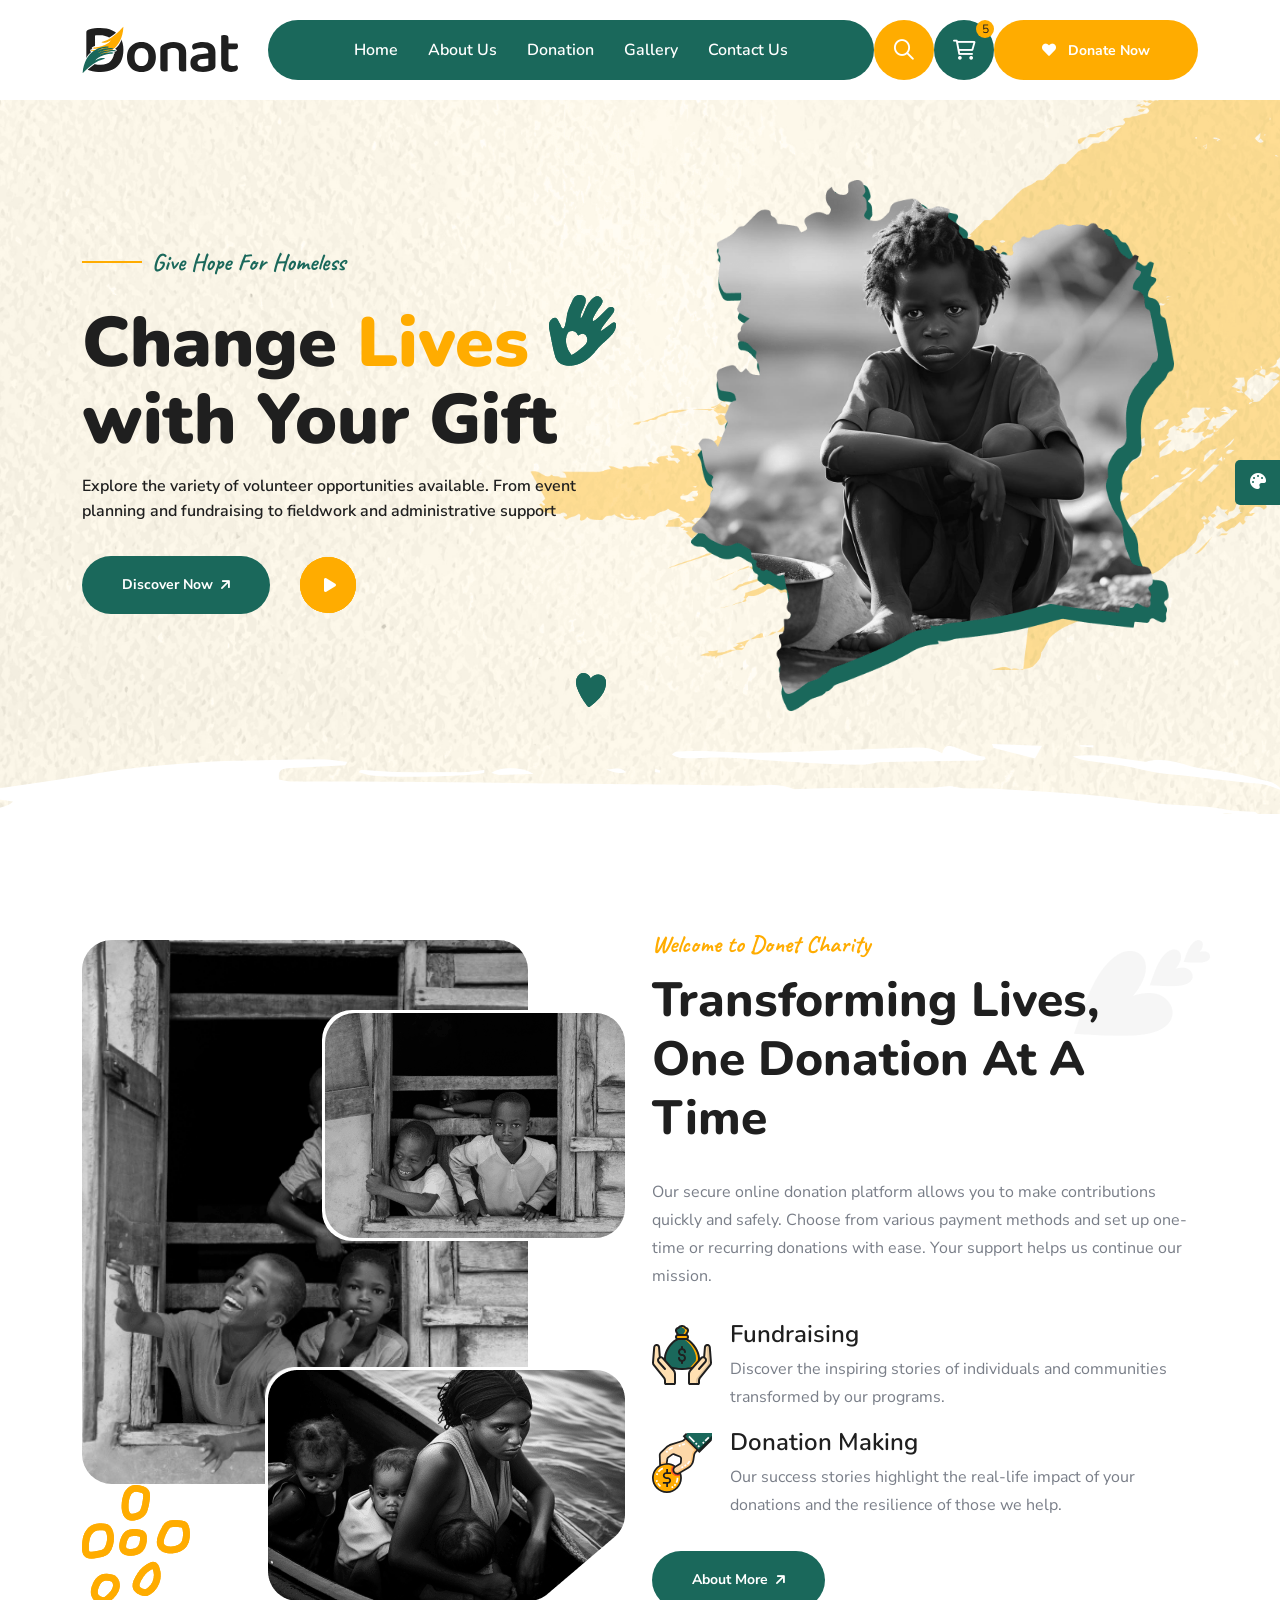
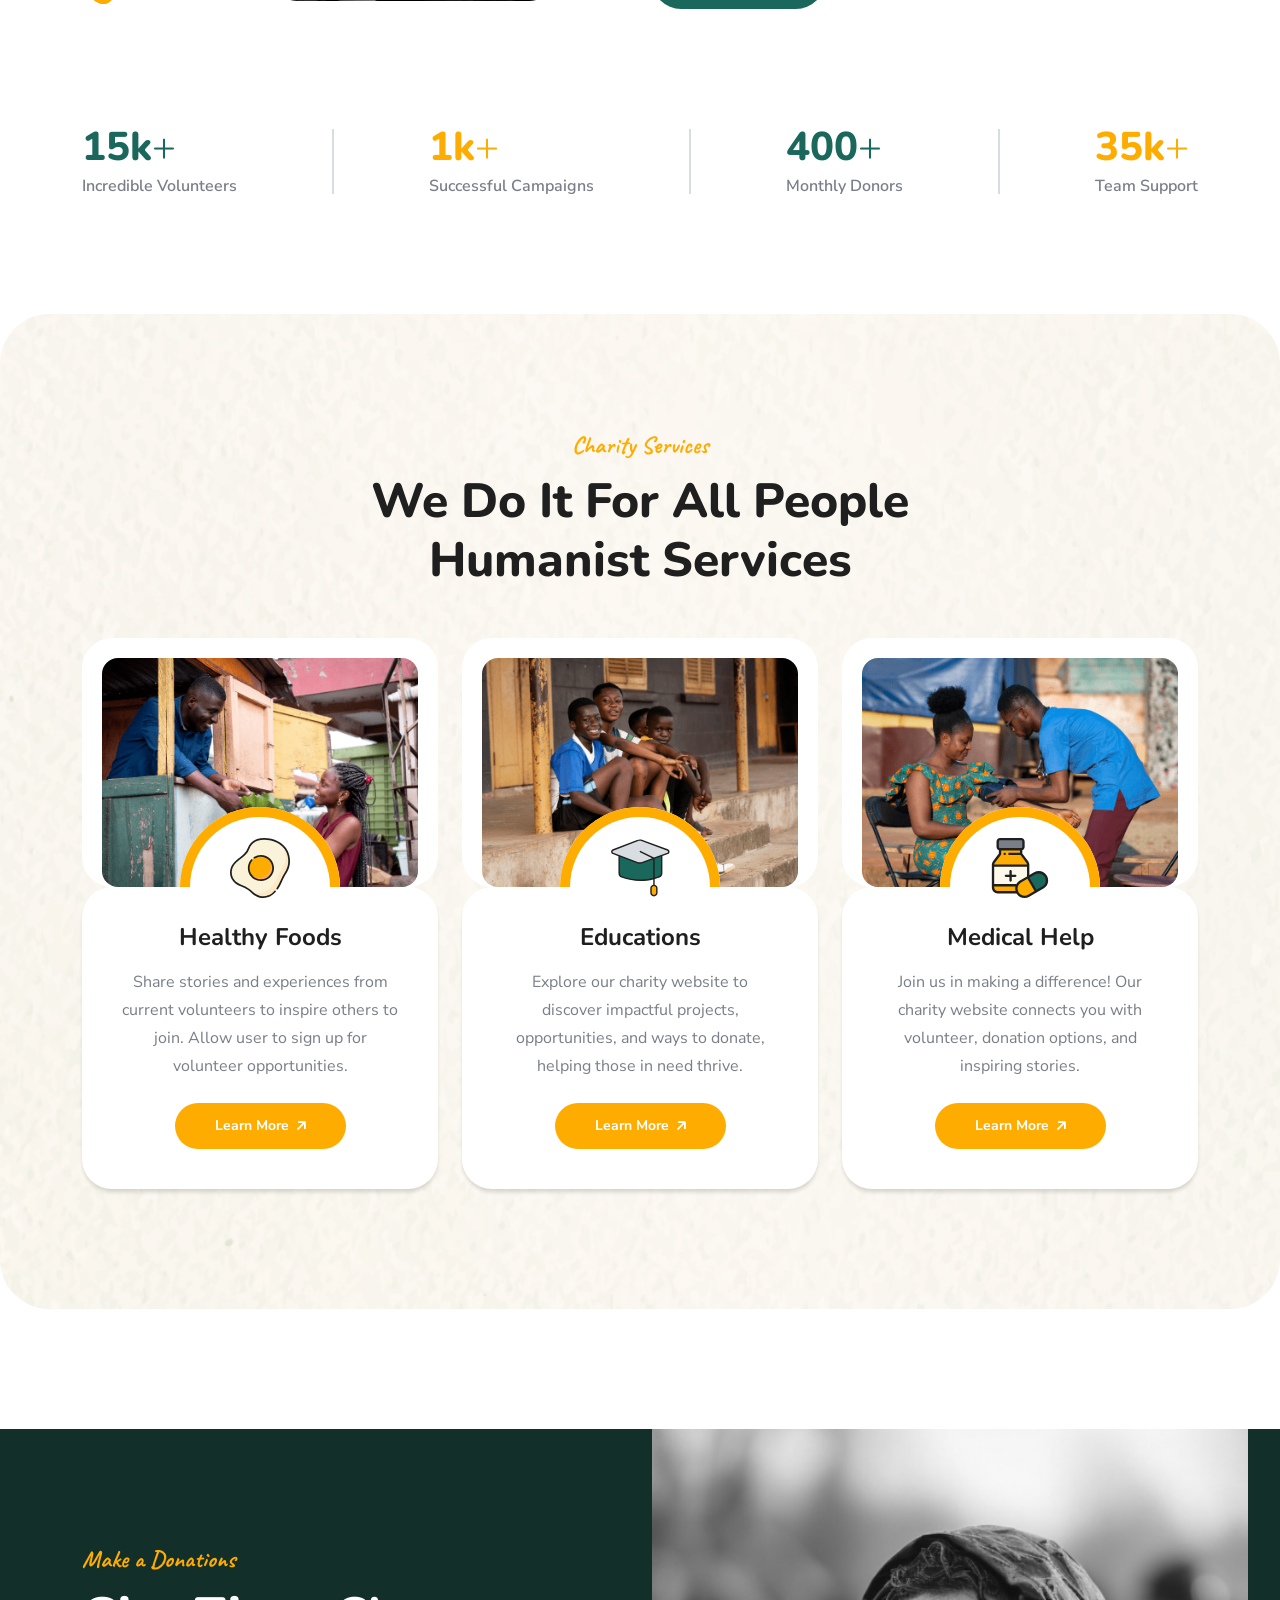
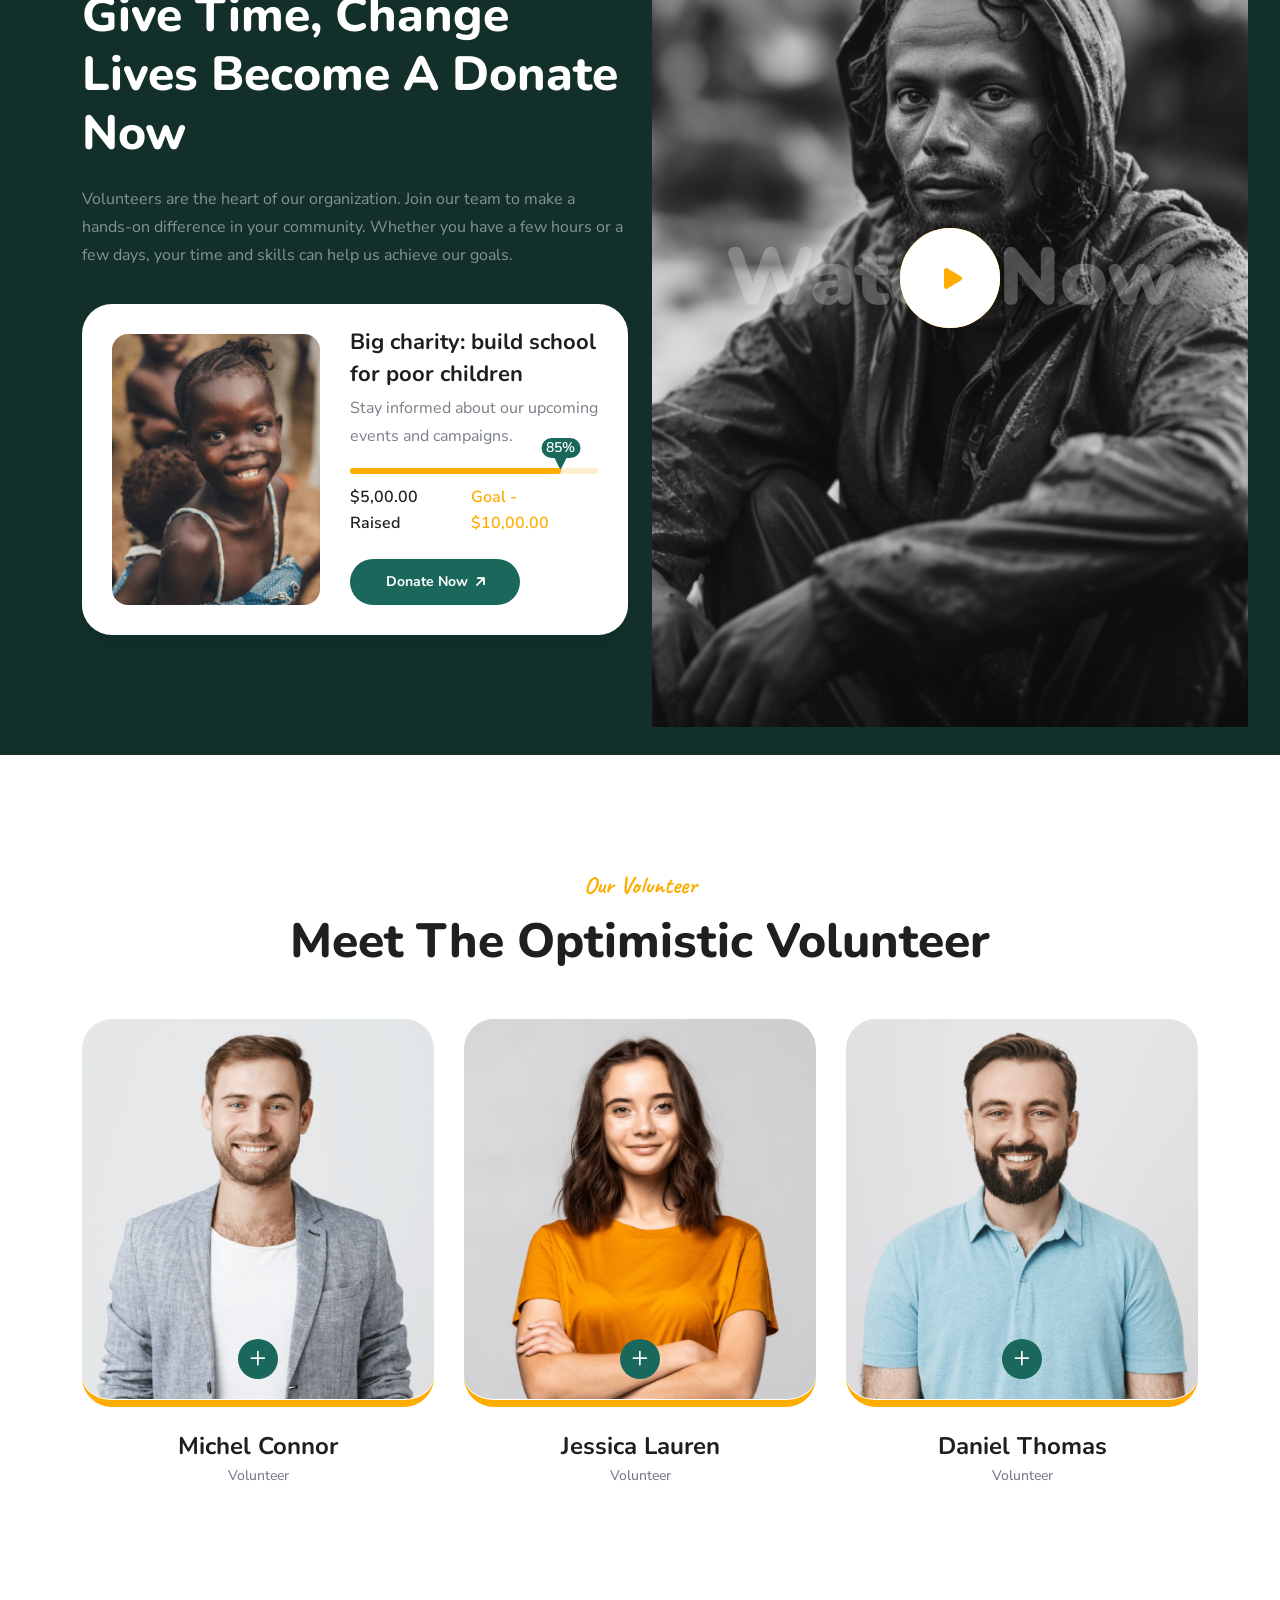
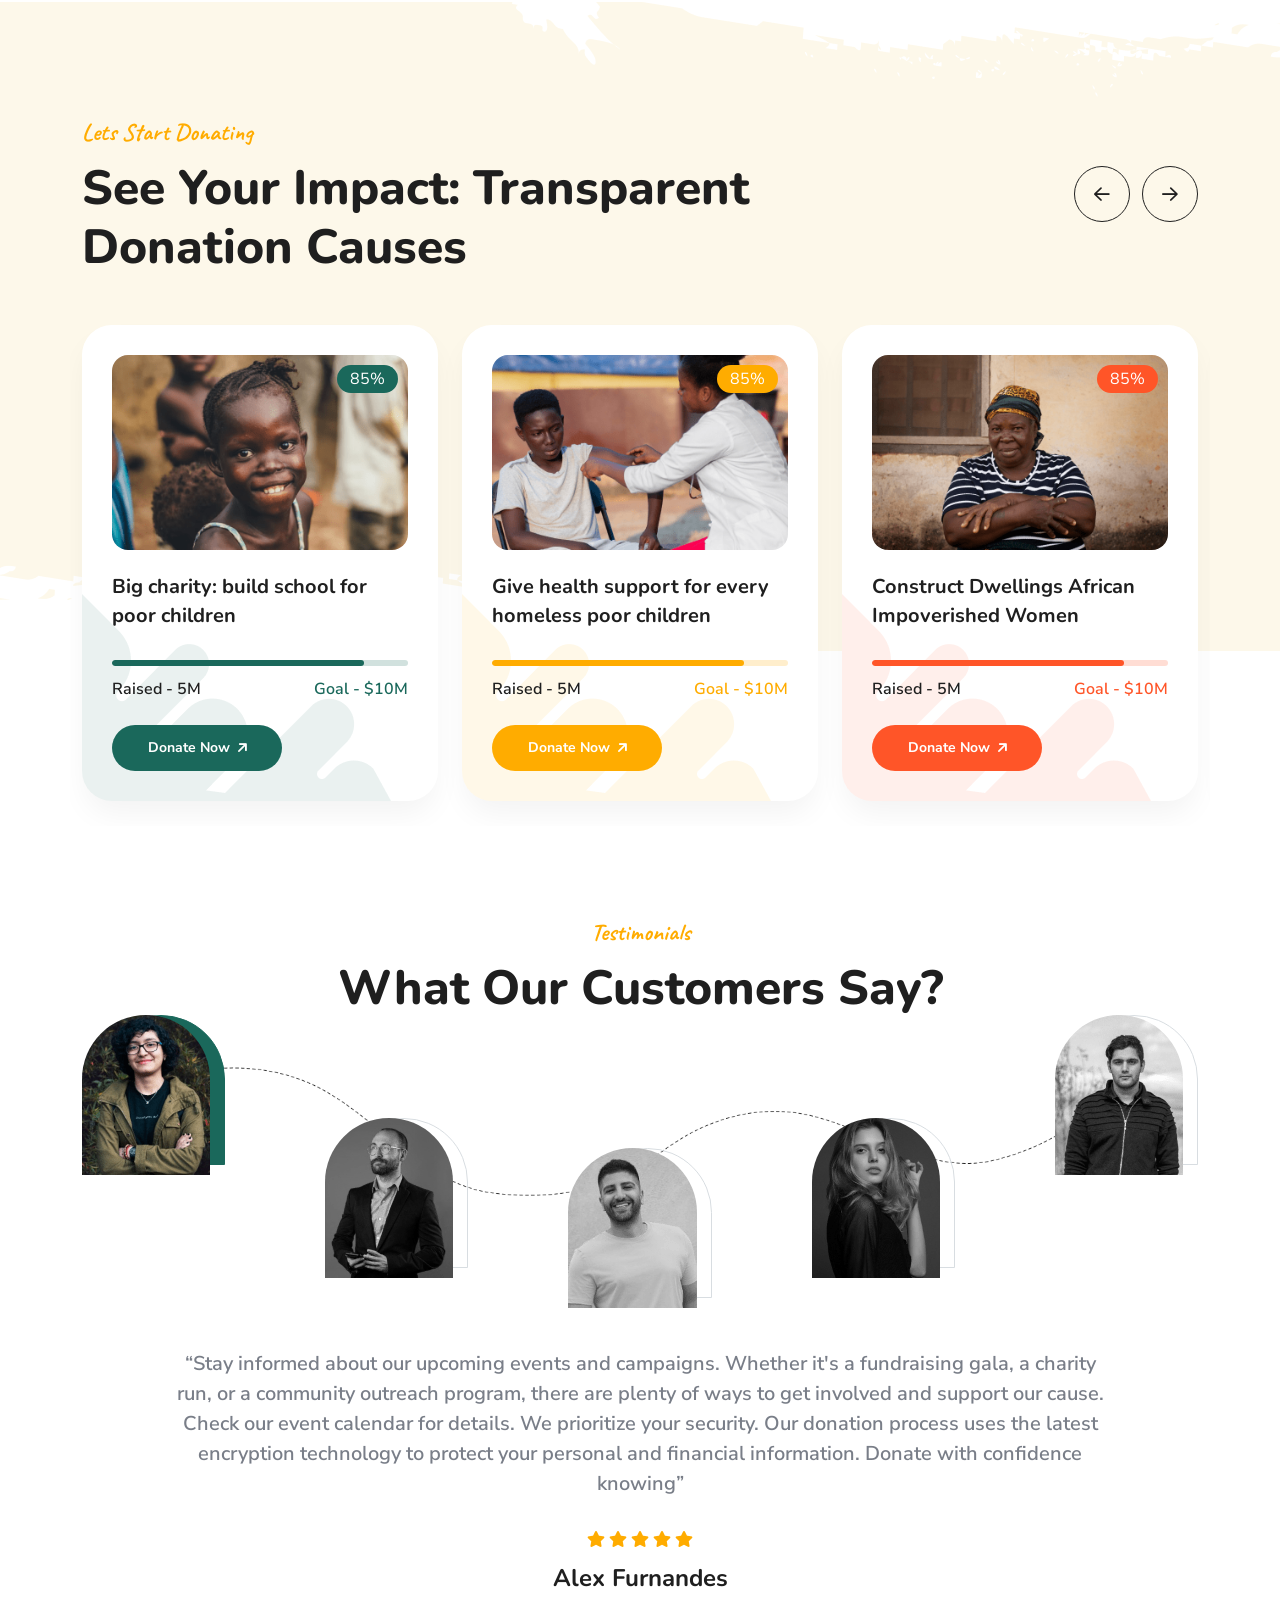
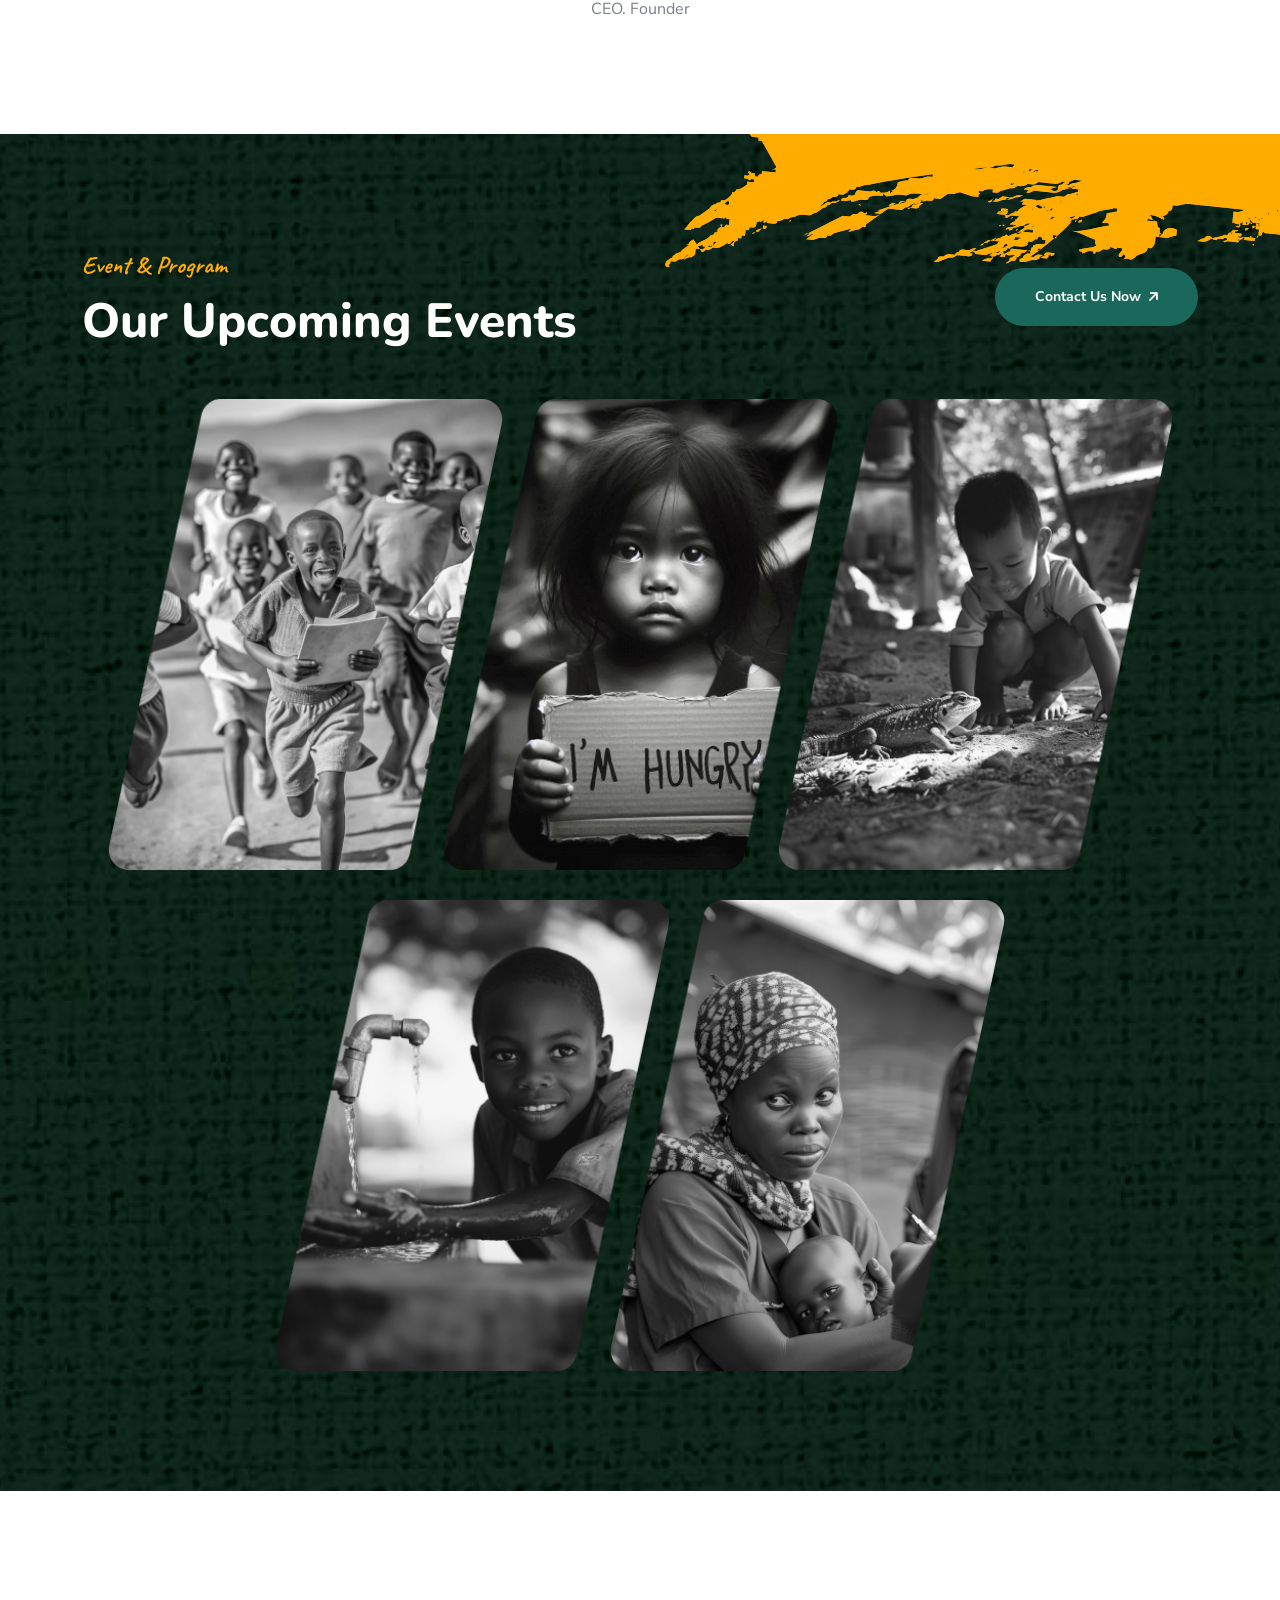
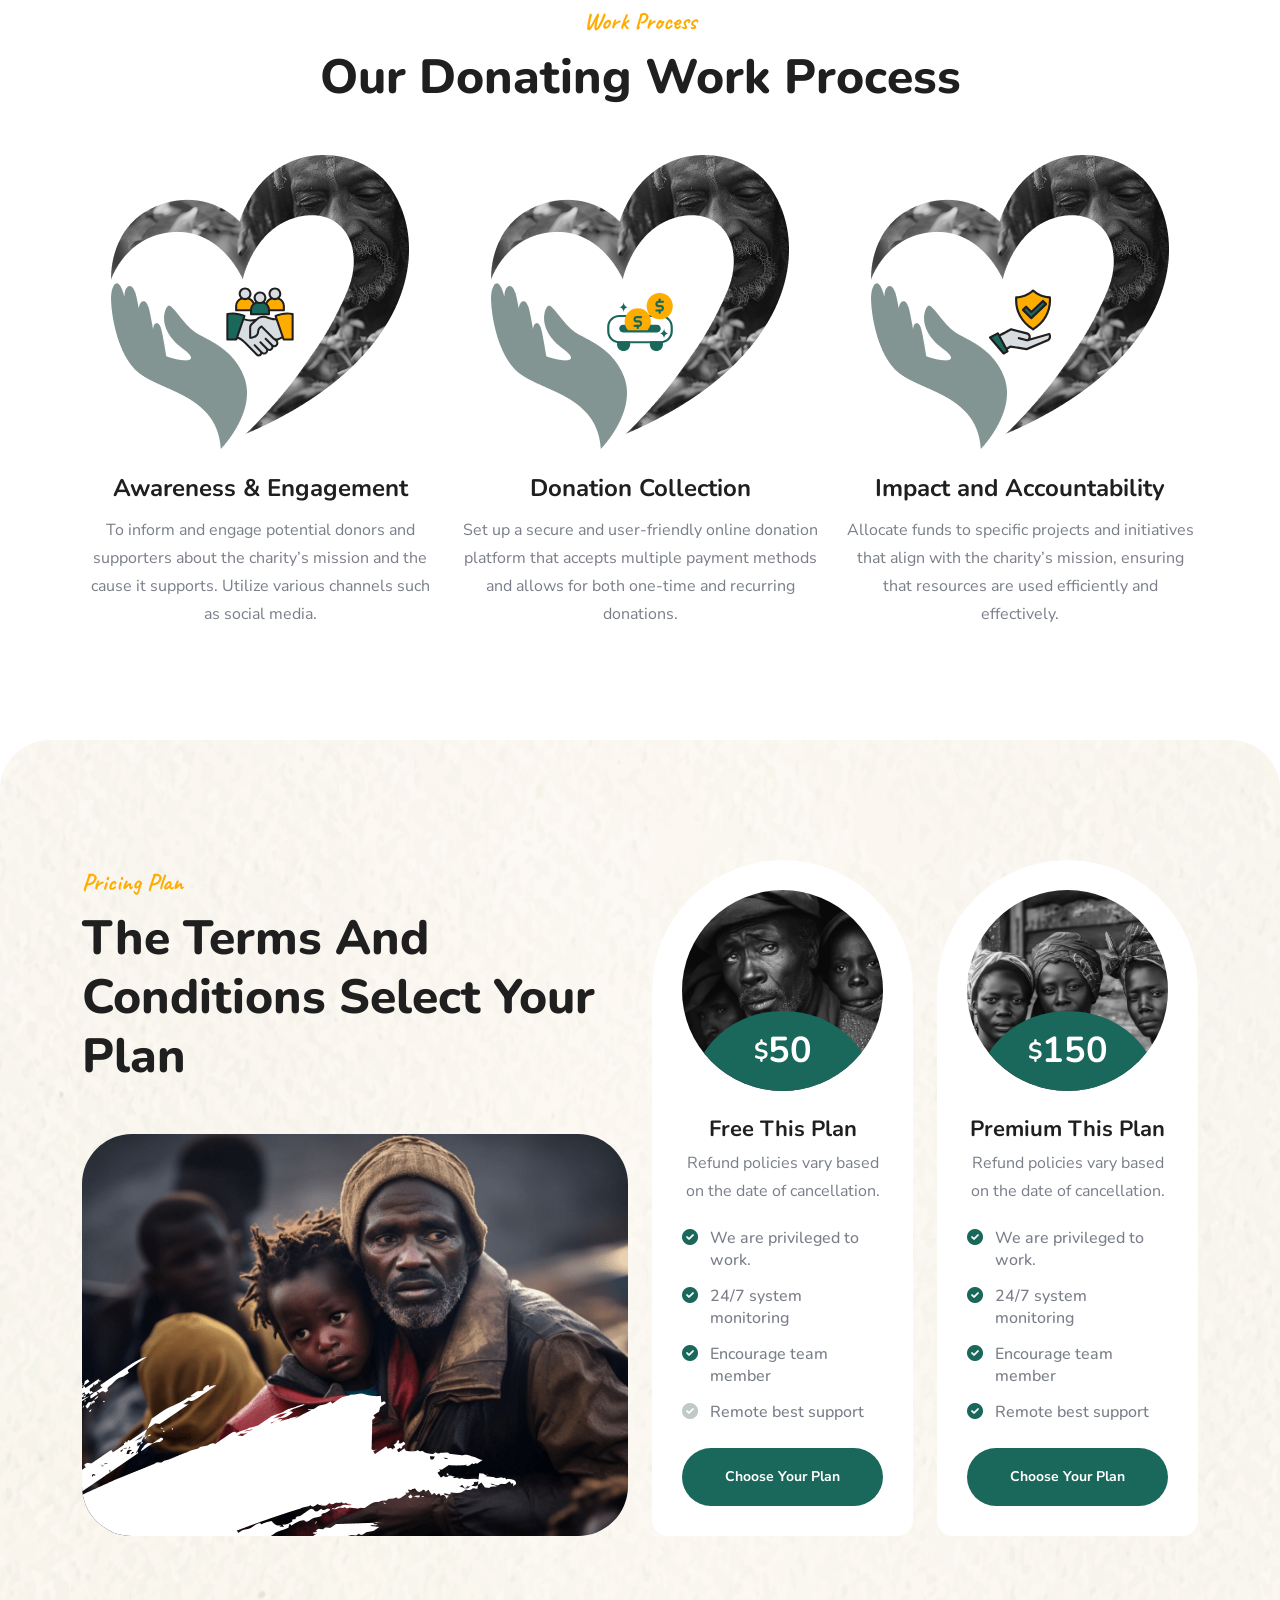
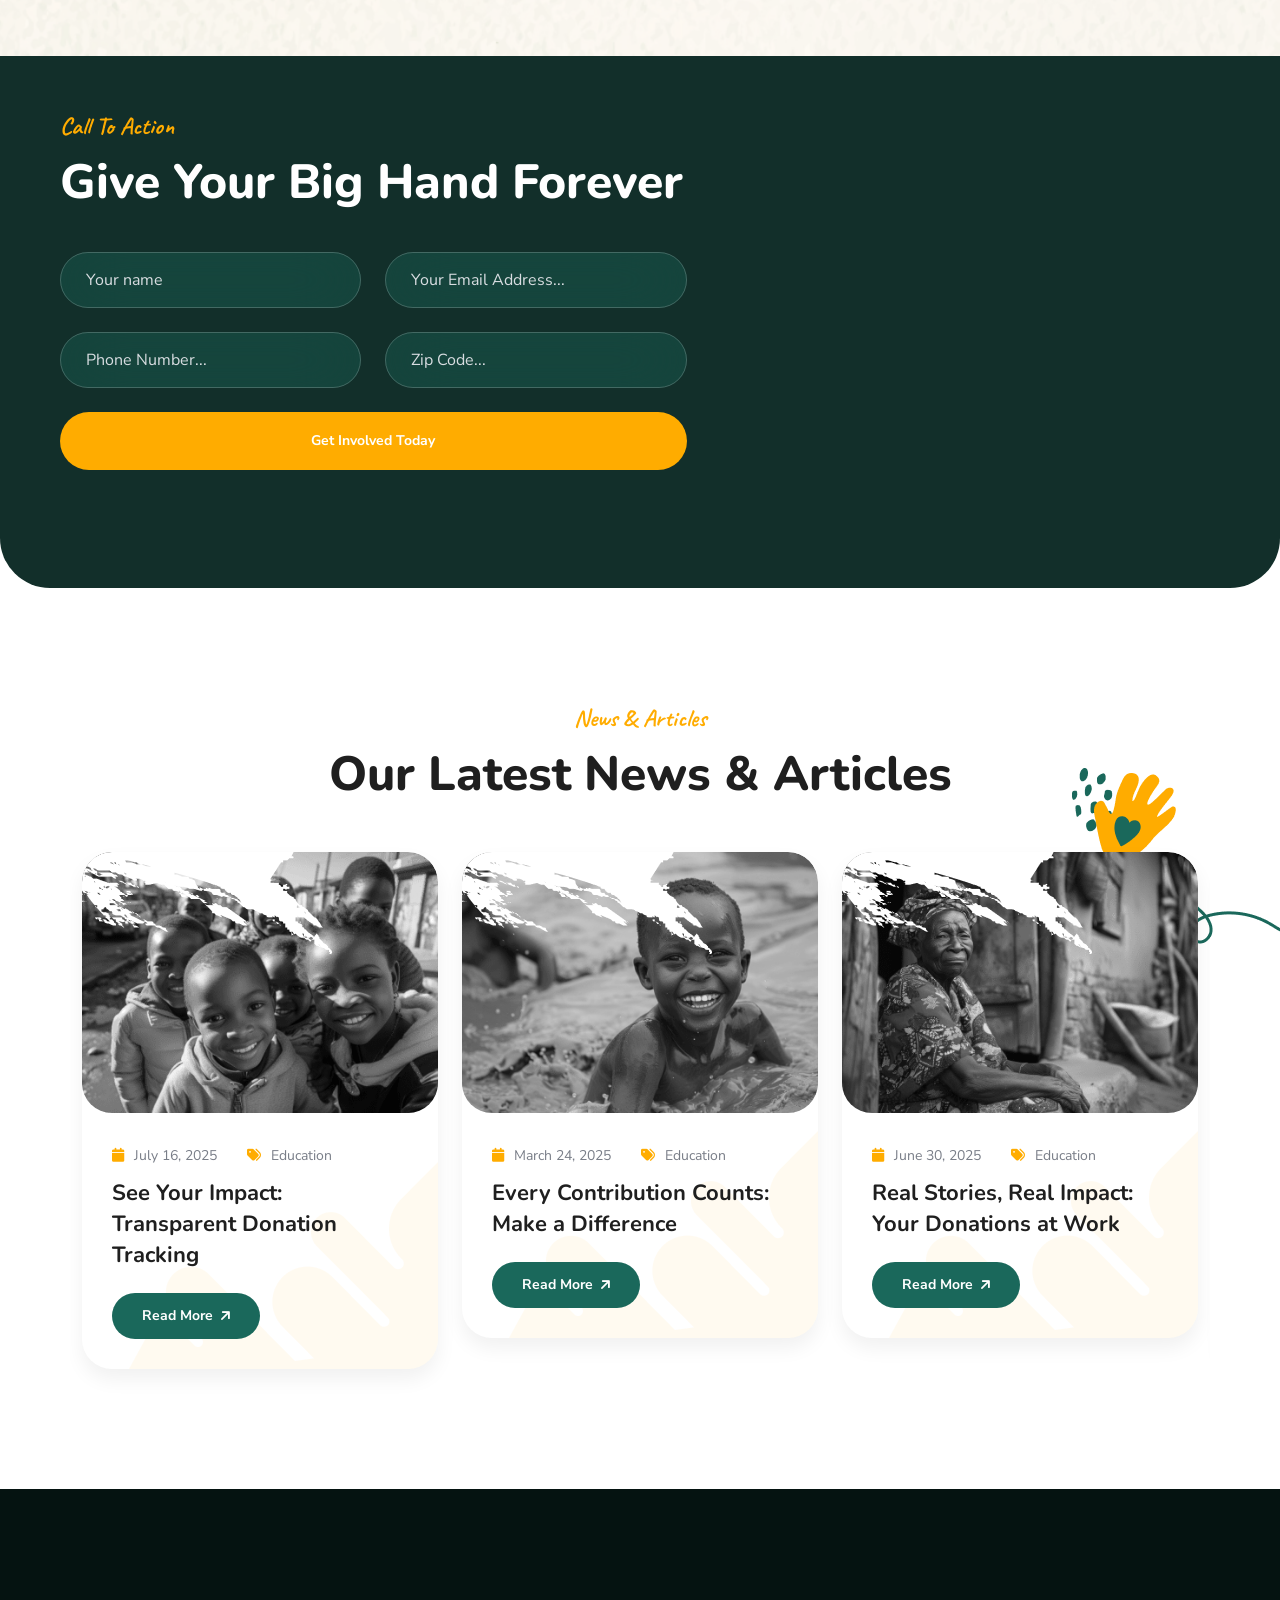
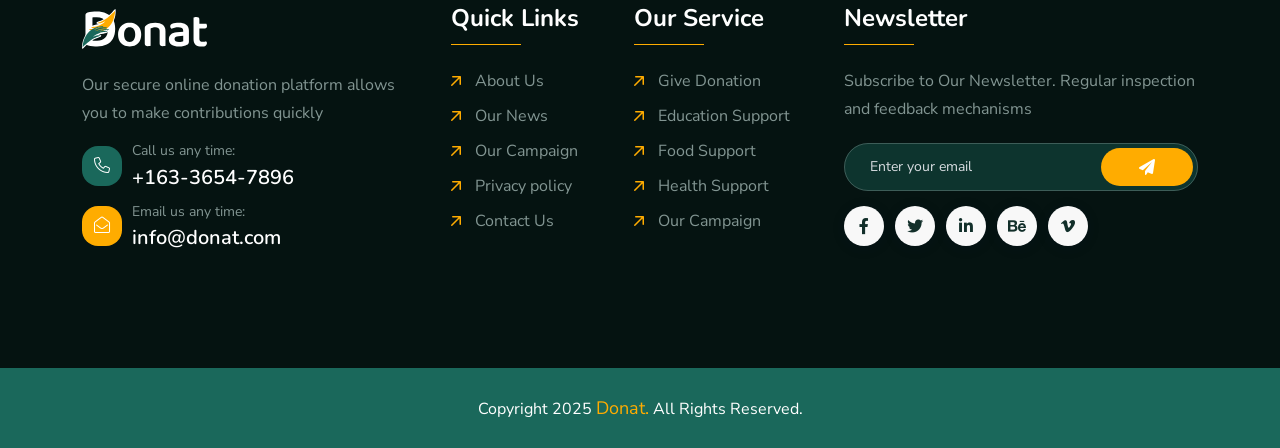
<file: index.html>
<!doctype html>
<html class="no-js" lang="zxx" dir="ltr">



<head>
    <meta charset="utf-8">
    <meta http-equiv="x-ua-compatible" content="ie=edge">
    <title>Donat Charity & Donation</title>
    <meta name="author" content="Donat">
    <meta name="description" content="Donat - Charity & Donation HTML Template">
    <meta name="keywords" content="Donat - Charity & Donation HTML Template">
    <meta name="robots" content="INDEX,FOLLOW">

    <!-- Mobile Specific Metas -->
    <meta name="viewport" content="width=device-width, initial-scale=1, shrink-to-fit=no">

    <!-- Favicons - Place favicon.ico in the root directory -->
    <link rel="apple-touch-icon" sizes="57x57" href="assets/img/favicons/apple-icon-57x57.png">
    <link rel="apple-touch-icon" sizes="60x60" href="assets/img/favicons/apple-icon-60x60.png">
    <link rel="apple-touch-icon" sizes="72x72" href="assets/img/favicons/apple-icon-72x72.png">
    <link rel="apple-touch-icon" sizes="76x76" href="assets/img/favicons/apple-icon-76x76.png">
    <link rel="apple-touch-icon" sizes="114x114" href="assets/img/favicons/apple-icon-114x114.png">
    <link rel="apple-touch-icon" sizes="120x120" href="assets/img/favicons/apple-icon-120x120.png">
    <link rel="apple-touch-icon" sizes="144x144" href="assets/img/favicons/apple-icon-144x144.png">
    <link rel="apple-touch-icon" sizes="152x152" href="assets/img/favicons/apple-icon-152x152.png">
    <link rel="apple-touch-icon" sizes="180x180" href="assets/img/favicons/apple-icon-180x180.png">
    <link rel="icon" type="image/png" sizes="192x192" href="assets/img/favicons/android-icon-192x192.png">
    <link rel="icon" type="image/png" sizes="32x32" href="assets/img/favicons/favicon-32x32.png">
    <link rel="icon" type="image/png" sizes="96x96" href="assets/img/favicons/favicon-96x96.png">
    <link rel="icon" type="image/png" sizes="16x16" href="assets/img/favicons/favicon-16x16.png">
    <link rel="manifest" href="assets/img/favicons/manifest.json">
    <meta name="msapplication-TileColor" content="#ffffff">
    <meta name="msapplication-TileImage" content="assets/img/favicons/ms-icon-144x144.png">
    <meta name="theme-color" content="#ffffff">

    <!--==============================
	  Google Fonts
	============================== -->
    <link rel="preconnect" href="https://fonts.googleapis.com/">
    <link rel="preconnect" href="https://fonts.gstatic.com/" crossorigin>
    <link href="https://fonts.googleapis.com/css2?family=Caveat:wght@400..700&amp;family=Nunito+Sans:ital,opsz,wght@0,6..12,200..1000;1,6..12,200..1000&amp;family=Nunito:ital,wght@0,200..1000;1,200..1000&amp;display=swap" rel="stylesheet">

    <!--==============================
	    All CSS File
	============================== -->
    <!-- Bootstrap -->
    <link rel="stylesheet" href="assets/css/bootstrap.min.css">
    <!-- Fontawesome Icon -->
    <link rel="stylesheet" href="assets/css/fontawesome.min.css">
    <!-- Magnific Popup -->
    <link rel="stylesheet" href="assets/css/magnific-popup.min.css">
    <!-- Swiper Js -->
    <link rel="stylesheet" href="assets/css/swiper-bundle.min.css">
    <!-- Theme Custom CSS -->
    <link rel="stylesheet" href="assets/css/style.css">

</head>

<body>

    <!--[if lte IE 9]>
    	<p class="browserupgrade">You are using an <strong>outdated</strong> browser. Please <a href="https://browsehappy.com/">upgrade your browser</a> to improve your experience and security.</p>
  	<![endif]-->


    <!--********************************
   		Code Start From Here 
	******************************** -->

    <!--==============================
     Preloader
  ==============================-->
    <div class="preloader ">
        <button class="th-btn style2 preloaderCls">Cancel Preloader </button>
        <div class="preloader-inner">
            <span class="loader">
                FIT Donat
                <span class="loading-text">FIT Donat</span>
            </span>
        </div>
    </div><!--==============================
    Sidemenu
============================== -->
    <div class="sidemenu-wrapper sidemenu-cart ">
        <div class="sidemenu-content">
            <button class="closeButton sideMenuCls"><i class="far fa-times"></i></button>
            <div class="widget woocommerce widget_shopping_cart">
                <h3 class="widget_title">Shopping cart</h3>
                <div class="widget_shopping_cart_content">
                    <ul class="woocommerce-mini-cart cart_list product_list_widget ">
                        <li class="woocommerce-mini-cart-item mini_cart_item">
                            <a href="#" class="remove remove_from_cart_button"><i class="far fa-times"></i></a>
                            <a href="#"><img src="assets/img/product/product_thumb_1_1.png" alt="Cart Image">Books</a>
                            <span class="quantity">1 ×
                                <span class="woocommerce-Price-amount amount">
                                    <span class="woocommerce-Price-currencySymbol">$</span>940.00</span>
                            </span>
                        </li>
                        <li class="woocommerce-mini-cart-item mini_cart_item">
                            <a href="#" class="remove remove_from_cart_button"><i class="far fa-times"></i></a>
                            <a href="#"><img src="assets/img/product/product_thumb_1_2.png" alt="Cart Image">Medicine</a>
                            <span class="quantity">1 ×
                                <span class="woocommerce-Price-amount amount">
                                    <span class="woocommerce-Price-currencySymbol">$</span>899.00</span>
                            </span>
                        </li>
                        <li class="woocommerce-mini-cart-item mini_cart_item">
                            <a href="#" class="remove remove_from_cart_button"><i class="far fa-times"></i></a>
                            <a href="#"><img src="assets/img/product/product_thumb_1_3.png" alt="Cart Image">Dress</a>
                            <span class="quantity">1 ×
                                <span class="woocommerce-Price-amount amount">
                                    <span class="woocommerce-Price-currencySymbol">$</span>756.00</span>
                            </span>
                        </li>
                        <li class="woocommerce-mini-cart-item mini_cart_item">
                            <a href="#" class="remove remove_from_cart_button"><i class="far fa-times"></i></a>
                            <a href="#"><img src="assets/img/product/product_thumb_1_4.png" alt="Cart Image">Chair</a>
                            <span class="quantity">1 ×
                                <span class="woocommerce-Price-amount amount">
                                    <span class="woocommerce-Price-currencySymbol">$</span>723.00</span>
                            </span>
                        </li>
                        <li class="woocommerce-mini-cart-item mini_cart_item">
                            <a href="#" class="remove remove_from_cart_button"><i class="far fa-times"></i></a>
                            <a href="#"><img src="assets/img/product/product_thumb_1_5.png" alt="Cart Image">Cloths</a>
                            <span class="quantity">1 ×
                                <span class="woocommerce-Price-amount amount">
                                    <span class="woocommerce-Price-currencySymbol">$</span>1080.00</span>
                            </span>
                        </li>
                    </ul>
                    <p class="woocommerce-mini-cart__total total">
                        <strong>Subtotal:</strong>
                        <span class="woocommerce-Price-amount amount">
                            <span class="woocommerce-Price-currencySymbol">$</span>4398.00</span>
                    </p>
                    <p class="woocommerce-mini-cart__buttons buttons">
                        <a href="cart.html" class="th-btn wc-forward">View cart</a>
                        <a href="checkout.html" class="th-btn checkout wc-forward">Checkout</a>
                    </p>
                </div>
            </div>
        </div>
    </div>
    <div class="popup-search-box d-none d-lg-block">
        <button class="searchClose"><i class="far fa-times"></i></button>
        <form action="#">
            <input type="text" placeholder="What are you looking for?">
            <button type="submit"><i class="fal fa-search"></i></button>
        </form>
    </div><!--==============================
    Mobile Menu
  ============================== -->
    <div class="th-menu-wrapper">
        <div class="th-menu-area text-center">
            <button class="th-menu-toggle"><i class="fal fa-times"></i></button>
            <div class="mobile-logo">
                <a href="index.html"><img src="assets/img/logo.svg" alt="Donat"></a>
            </div>
            <div class="th-mobile-menu">
                <ul>
                    <li>
                        <a href="index.html">Home</a>             
                    </li>
                    <li>
                        <a href="about.html">About Us</a>
                    </li>
                    <li>
                        <a href="donation.html">Donation</a>
                    </li>
                    <li>
                        <a href="gallery.html">Gallery</a>
                    </li>
                    <li>
                        <a href="contact.html">Contact Us</a>
                    </li>
                </ul>
            </div>
        </div>
    </div>
    <div class="color-scheme-wrap active">
        <button class="switchIcon"><i class="fa-solid fa-palette"></i></button>
        <h3 class="color-scheme-wrap-title text-center">Color Switcher</h3>
        <h4 class="color-scheme-wrap-subtitle text-center">Theme Color</h4>
        <div class="color-switch-btns">
            <button data-color="#1A685B"><i class="fa-solid fa-droplet"></i></button>
            <button data-color="#f34e3a"><i class="fa-solid fa-droplet"></i></button>
            <button data-color="#FF4857"><i class="fa-solid fa-droplet"></i></button>
            <button data-color="#3843C1"><i class="fa-solid fa-droplet"></i></button>
            <button data-color="#FF7E02"><i class="fa-solid fa-droplet"></i></button>
        </div>
        <h4 class="color-scheme-wrap-subtitle mt-20 text-center">Secondary Color</h4>
        <div class="secondary-color-switch-btns">
            <button data-secondary-color="#FFAC00"><i class="fa-solid fa-droplet"></i></button>
            <button data-secondary-color="#F41E1E"><i class="fa-solid fa-droplet"></i></button>
            <button data-secondary-color="#f34e3a"><i class="fa-solid fa-droplet"></i></button>
            <button data-secondary-color="#FF4857"><i class="fa-solid fa-droplet"></i></button>
            <button data-secondary-color="#3843C1"><i class="fa-solid fa-droplet"></i></button>
        </div>
    </div><!--==============================
	Header Area
==============================-->
    <header class="th-header header-layout1 onepage-nav">
        <div class="sticky-wrapper">
            <!-- Main Menu Area -->
            <div class="container">
                <div class="menu-area">
                    <div class="header-logo">
                        <a href="index.html"><img src="assets/img/logo.svg" alt="Donat"></a>
                    </div>
                    <div class="menu-area-wrap">
                        <nav class="main-menu d-none d-lg-block">
                            <ul>
                                <li class="">
                                    <a href="index.html">Home</a>             
                                </li>
                                <li>
                                    <a href="about.html">About Us</a>
                                </li>
                                <li>
                                    <a href="donation.html">Donation</a>
                                </li>
                                <li>
                                    <a href="gallery.html">Gallery</a>
                                </li>
                                <li>
                                    <a href="contact.html">Contact Us</a>
                                </li>
                            </ul>
                        </nav>
                        <p class="header-notice"><img class="me-1" src="assets/img/icon/heart-icon.svg" alt="img">Are you ready to help them? Let’s become a volunteers...</p>
                    </div>
                    <div class="header-button">
                        <button type="button" class="icon-btn style2 searchBoxToggler d-lg-block d-none"><i class="far fa-search"></i></button>
                        <button type="button" class="icon-btn sideMenuToggler">
                            <span class="badge">5</span>
                            <i class="fa-regular fa-cart-shopping"></i>
                        </button>
                        <a href="contact.html" class="th-btn style3 d-xl-block d-none"><i class="fas fa-heart me-2"></i> Donate Now</a>
                        <button type="button" class="icon-btn th-menu-toggle d-lg-none"><i class="far fa-bars"></i></button>
                    </div>
                </div>
            </div>
        </div>
    </header>


    <!--==============================
Hero Area
==============================-->
    <div class="th-hero-wrapper hero-2" id="hero" data-bg-src="assets/img/hero/hero_bg_2_1.png" data-overlay="gray">
        <div class="shape-mockup hero-shape-2-1 jump" data-top="14%" data-left="5%">
            <div class="color-masking">
                <div class="masking-src" data-mask-src="assets/img/hero/hero-bg-shape2-1.png"></div>
                <img src="assets/img/hero/hero-bg-shape2-1.png" alt="shape">
            </div>
        </div>
        <div class="shape-mockup hero-shape-2-2 jump-reverse" data-top="9%" data-left="45%">
            <img src="assets/img/hero/hero-bg-shape2-2.png" alt="shape">
        </div>
        <div class="shape-mockup hero-shape-2-4 ripple-animation" data-bottom="15%" data-left="45%">
            <div class="color-masking">
                <div class="masking-src" data-mask-src="assets/img/hero/hero-bg-shape2-4.png"></div>
                <img src="assets/img/hero/hero-bg-shape2-4.png" alt="shape">
            </div>
        </div>
        <div class="shape-mockup hero-shape-2-5" data-bottom="-3%" data-left="8.5%">
            <div class="color-masking2">
                <div class="masking-src" data-mask-src="assets/img/hero/hero-bg-shape2-5.png"></div>
                <img src="assets/img/hero/hero-bg-shape2-5.png" alt="shape">
            </div>
        </div>
        <div class="shape-mockup hero-shape-2-6" data-bottom="-5%" data-left="3%">
            <div class="color-masking">
                <div class="masking-src" data-mask-src="assets/img/hero/hero-bg-shape2-6.png"></div>
                <img src="assets/img/hero/hero-bg-shape2-6.png" alt="shape">
            </div>
        </div>
        <div class="shape-mockup hero-shape-2-7" data-bottom="-7%" data-left="0%">
            <img src="assets/img/hero/hero-bg-shape2-7.png" alt="shape">
        </div>
        <div class="shape-mockup hero-shape-2-8" data-top="0%" data-right="0%">
            <div class="color-masking2">
                <div class="masking-src" data-mask-src="assets/img/hero/hero-bg-shape2-8.png"></div>
                <img src="assets/img/hero/hero-bg-shape2-8.png" alt="shape">
            </div>
        </div>
        <div class="shape-mockup hero-shape-2-9" data-bottom="0%" data-left="0%" data-right="0">
            <img src="assets/img/hero/hero-bg-shape2-9.png" alt="shape">
        </div>
        <div class="container">
            <div class="row gx-40 align-items-center flex-row-reverse">
                <div class="col-lg-6">
                    <div class="hero-2-img">
                        <img src="assets/img/hero/hero_thumb_1_1.jpg" alt="Image">
                        <div class="hero-2-shape" data-mask-src="assets/img/hero/hero-thumb-shape2-1.png"></div>
                    </div>
                </div>
                <div class="col-lg-6">
                    <div class="hero-style2">
                        <span class="sub-title after-none">Give Hope For Homeless</span>
                        <h1 class="hero-title">
                            <span class="title1">Change <span class="text-theme2">Lives</span>
                                <div class="color-masking shake d-inline-flex">
                                    <div class="masking-src" data-mask-src="assets/img/hero/hero-bg-shape2-3.png"></div>
                                    <img src="assets/img/hero/hero-bg-shape2-3.png" alt="shape">
                                </div>
                            </span>
                            <span class="title2">with Your Gift</span>
                        </h1>
                        <p class="hero-text">Explore the variety of volunteer opportunities available. From event planning and fundraising to fieldwork and administrative support</p>
                        <div class="btn-wrap">
                            <a href="about.html" class="th-btn">Discover Now<i class="fa-solid fa-arrow-up-right ms-2"></i></a>
                            <a href="https://www.youtube.com/watch?v=_sI_Ps7JSEk" class="play-btn style3 popup-video"><i class="fas fa-play"></i></a>
                        </div>
                    </div>
                </div>

            </div>

        </div>
    </div>
    <!--======== / Hero Section ========-->
    <!--==============================
About Area  
==============================-->
    <div class="overflow-hidden space" id="about-sec">
        <div class="shape-mockup about-bg-shape2-1 jump-reverse" data-top="10%" data-right="5%">
            <img src="assets/img/shape/heart-shape1.png" alt="shape">
        </div>
        <div class="container">
            <div class="row gx-60 gy-60 align-items-center">
                <div class="col-xl-6 col-lg-10">
                    <div class="img-box2">
                        <div class="img1">
                            <img src="assets/img/normal/about_2_1.png" alt="About">
                        </div>
                        <div class="img2 jump">
                            <img src="assets/img/normal/about_2_2.png" alt="About">
                        </div>
                        <div class="img3 moving" data-mask-src="assets/img/normal/about_2_3-mask.png">
                            <img data-mask-src="assets/img/normal/about_2_3-mask.png" src="assets/img/normal/about_2_3.png" alt="About">
                        </div>
                        <div class="about-shape2-1 jump">
                            <div class="color-masking">
                                <div class="masking-src" data-mask-src="assets/img/shape/about_shape2_1.png"></div>
                                <img src="assets/img/shape/about_shape2_1.png" alt="img">
                            </div>
                        </div>
                        <div class="about-shape2-2 jump-reverse">
                            <div class="color-masking2">
                                <div class="masking-src" data-mask-src="assets/img/shape/about_shape2_2.png"></div>
                                <img src="assets/img/shape/about_shape2_2.png" alt="img">
                            </div>
                        </div>
                    </div>
                </div>
                <div class="col-xl-6">
                    <div class="about-wrap2">
                        <div class="title-area mb-35">
                            <span class="sub-title after-none before-none">Welcome to Donet Charity</span>
                            <h2 class="sec-title">Transforming Lives,
                                One Donation at a Time</h2>
                            <p class="mt-30">Our secure online donation platform allows you to make contributions quickly and safely. Choose from various payment methods and set up one-time or recurring donations with ease. Your support helps us continue our mission.</p>
                        </div>
                        <div class="about-feature-grid">
                            <div class="box-icon">
                                <img src="assets/img/icon/about-icon2-1.svg" alt="icon">
                            </div>
                            <div class="media-body">
                                <h4 class="box-title">Fundraising</h4>
                                <p class="box-text">Discover the inspiring stories of individuals and communities transformed by our programs.</p>
                            </div>
                        </div>
                        <div class="about-feature-grid">
                            <div class="box-icon">
                                <img src="assets/img/icon/about-icon2-2.svg" alt="icon">
                            </div>
                            <div class="media-body">
                                <h4 class="box-title">Donation Making</h4>
                                <p class="box-text">Our success stories highlight the real-life impact of your donations and the resilience of those we help.</p>
                            </div>
                        </div>
                        <div class="btn-wrap mt-40">
                            <a href="about.html" class="th-btn">About More<i class="fas fa-arrow-up-right ms-2"></i></a>
                        </div>
                    </div>
                </div>
            </div>
        </div>
    </div>


    <!--==============================
Counter Area  
==============================-->
    <div class="space-bottom">
        <div class="container">
            <div class="counter-wrap">
                <div class="counter-card">
                    <div class="media-body">
                        <h2 class="box-number text-theme"><span class="counter-number">15</span>k<span class="fw-light">+</span></h2>
                        <p class="box-text">Incredible Volunteers</p>
                    </div>
                </div>
                <div class="divider"></div>
                <div class="counter-card">
                    <div class="media-body">
                        <h2 class="box-number text-theme2"><span class="counter-number">1</span>k<span class="fw-light">+</span></h2>
                        <p class="box-text">Successful Campaigns</p>
                    </div>
                </div>
                <div class="divider"></div>
                <div class="counter-card">
                    <div class="media-body">
                        <h2 class="box-number text-theme"><span class="counter-number">400</span><span class="fw-light">+</span></h2>
                        <p class="box-text">Monthly Donors</p>
                    </div>
                </div>
                <div class="divider"></div>
                <div class="counter-card">
                    <div class="media-body">
                        <h2 class="box-number text-theme2"><span class="counter-number">35</span>k<span class="fw-light">+</span></h2>
                        <p class="box-text">Team Support</p>
                    </div>
                </div>
                <div class="divider"></div>
            </div>
        </div>
    </div>
    <!--==============================
Service Area  
==============================-->
    <section class="space-bottom overflow-hidden" id="service-sec">
        <div class="service-wrap1 space th-radius overflow-hidden" data-bg-src="assets/img/bg/gray-bg2.png" data-overlay="gray" data-opacity="5">
            <div class="shape-mockup service-bg-shape1-5 d-xxl-inline-block d-none z-index-3 spin" data-top="15%" data-left="18%">
                <div class="color-masking">
                    <div class="masking-src" data-mask-src="assets/img/shape/service_shape2_1.png"></div>
                    <img src="assets/img/shape/service_shape2_1.png" alt="img">
                </div>
            </div>
            <div class="shape-mockup service-bg-shape1-6 d-xxl-inline-block d-none z-index-3 jump" data-bottom="28%" data-right="5%">
                <div class="color-masking2">
                    <div class="masking-src" data-mask-src="assets/img/shape/service_shape2_2.png"></div>
                    <img src="assets/img/shape/service_shape2_2.png" alt="img">
                </div>
            </div>
            <div class="container">
                <div class="row justify-content-center">
                    <div class="col-lg-7">
                        <div class="title-area text-center">
                            <span class="sub-title after-none before-none">Charity Services</span>
                            <h2 class="sec-title">We Do it for all People
                                Humanist Services</h2>
                        </div>
                    </div>
                </div>
                <div class="row gy-30 gx-30 justify-content-center">
                    <div class="col-xl-4 col-md-6">
                        <div class="service-card style2">
                            <div class="box-thumb">
                                <img src="assets/img/service/service_card_1_1.png" alt="img">
                            </div>
                            <div class="box-icon">
                                <img src="assets/img/icon/service-icon/service-card-icon1-1.svg" alt="Icon">
                            </div>
                            <div class="box-content">
                                <h3 class="box-title"><a href="about.html">Healthy Foods</a></h3>
                                <p class="box-text">Share stories and experiences from current volunteers to inspire others to join. Allow user to sign up for volunteer opportunities.</p>
                                <a href="about.html" class="th-btn">Learn More<i class="fas fa-arrow-up-right ms-2"></i></a>
                            </div>
                        </div>
                    </div>
                    <div class="col-xl-4 col-md-6">
                        <div class="service-card style2">
                            <div class="box-thumb">
                                <img src="assets/img/service/service_card_1_2.png" alt="img">
                            </div>
                            <div class="box-icon">
                                <img src="assets/img/icon/service-icon/service-card-icon1-2.svg" alt="Icon">
                            </div>
                            <div class="box-content">
                                <h3 class="box-title"><a href="about.html">Educations</a></h3>
                                <p class="box-text">Explore our charity website to discover impactful projects, opportunities, and ways to donate, helping those in need thrive.</p>
                                <a href="about.html" class="th-btn">Learn More<i class="fas fa-arrow-up-right ms-2"></i></a>
                            </div>
                        </div>
                    </div>
                    <div class="col-xl-4 col-md-6">
                        <div class="service-card style2">
                            <div class="box-thumb">
                                <img src="assets/img/service/service_card_1_3.png" alt="img">
                            </div>
                            <div class="box-icon">
                                <img src="assets/img/icon/service-icon/service-card-icon1-3.svg" alt="Icon">
                            </div>
                            <div class="box-content">
                                <h3 class="box-title"><a href="about.html">Medical Help</a></h3>
                                <p class="box-text">Join us in making a difference! Our charity website connects you with volunteer, donation options, and inspiring stories.</p>
                                <a href="about.html" class="th-btn">Learn More<i class="fas fa-arrow-up-right ms-2"></i></a>
                            </div>
                        </div>
                    </div>
                </div>
            </div>
        </div>
    </section>

    <!--==============================
Video Area  
==============================-->
    <div class="video-area-2 space bg-theme-dark">
        <div class="shape-mockup video-bg-shape2-1" data-top="0" data-left="0" data-bottom="0">
            <img src="assets/img/shape/video_shape2_1.png" alt="img">
        </div>
        <div class="container">
            <div class="row gy-40 gx-80 justify-content-between">
                <div class="col-xl-6">
                    <div class="title-area mb-35">
                        <span class="sub-title after-none before-none">Make a Donations </span>
                        <h2 class="sec-title text-white">Give Time, Change Lives
                            Become a Donate Now</h2>
                        <p class="text-light">Volunteers are the heart of our organization. Join our team to make a hands-on difference in your community. Whether you have a few hours or a few days, your time and skills can help us achieve our goals.</p>
                    </div>
                    <div class="donation-card style2">
                        <div class="box-thumb">
                            <img src="assets/img/donation/donation2-1.png" alt="image">
                        </div>
                        <div class="box-content">
                            <h3 class="box-title"><a href="blog-details.html">Big charity: build school for poor children</a></h3>
                            <p>Stay informed about our upcoming events and campaigns.</p>
                            <div class="donation-card_progress-wrap">
                                <div class="progress">
                                    <div class="progress-bar" style="width: 85%;">
                                        <div class="progress-value">85%</div>
                                    </div>
                                </div>
                                <div class="donation-card_progress-content">
                                    <span class="donation-card_raise">$5,00.00 Raised</span>
                                    <span class="donation-card_goal text-theme2">Goal - $10,00.00</span>
                                </div>
                            </div>
                            <a href="blog-details.html" class="th-btn style6">Donate Now <i class="fas fa-arrow-up-right ms-2"></i></a>
                        </div>
                    </div>
                </div>
                <div class="col-xl-6">
                    <div class="video-thumb2-1 video-box-center">
                        <img src="assets/img/normal/video-thumb2-1.png" alt="img">
                        <h2 class="video-title">Watch Now</h2>
                        <a href="https://www.youtube.com/watch?v=_sI_Ps7JSEk" class="play-btn style5 popup-video"><i class="fa-sharp fa-solid fa-play"></i></a>
                    </div>
                </div>
            </div>
        </div>
    </div><!--==============================
Team Area  
==============================-->
    <section class="space team-area-2">
        <div class="shape-mockup team-bg-shape2-1 spin d-xxl-block d-none" data-top="20%" data-right="3%"><img src="assets/img/shape/hand-group-shape1.png" alt="img"></div>
        <div class="container">
            <div class="title-area text-center">
                <span class="sub-title after-none before-none">Our Volunteer</span>
                <h2 class="sec-title">Meet The Optimistic Volunteer</h2>
            </div>
            <div class="slider-area">
                <div class="swiper th-slider has-shadow team-slider2" id="teamSlider2" data-slider-options='{"spaceBetween": "30","breakpoints":{"0":{"slidesPerView":1},"576":{"slidesPerView":"1"},"768":{"slidesPerView":"2"},"992":{"slidesPerView":"3"},"1200":{"slidesPerView":"3"}}}'>
                    <div class="swiper-wrapper">
                        <!-- Single Item -->
                        <div class="swiper-slide">
                            <div class="th-team team-card2">
                                <div class="img-wrap">
                                    <div class="team-img">
                                        <img src="assets/img/team/team_2_1.png" alt="Team">
                                    </div>
                                    <div class="team-social-hover">
                                        <a href="#" class="team-social-hover_btn">
                                            <i class="far fa-plus"></i>
                                        </a>
                                        <div class="th-social">
                                            <a target="_blank" href="https://twitter.com/"><i class="fab fa-twitter"></i></a>
                                            <a target="_blank" href="https://facebook.com/"><i class="fab fa-facebook-f"></i></a>
                                            <a target="_blank" href="https://instagram.com/"><i class="fab fa-instagram"></i></a>
                                            <a target="_blank" href="https://behance.com/"><i class="fab fa-behance"></i></a>
                                        </div>
                                    </div>
                                </div>
                                <div class="team-card-content">
                                    <h3 class="box-title"><a href="team-details.html">Michel Connor</a></h3>
                                    <span class="team-desig">Volunteer</span>
                                </div>
                            </div>
                        </div>

                        <!-- Single Item -->
                        <div class="swiper-slide">
                            <div class="th-team team-card2">
                                <div class="img-wrap">
                                    <div class="team-img">
                                        <img src="assets/img/team/team_2_2.png" alt="Team">
                                    </div>
                                    <div class="team-social-hover">
                                        <a href="#" class="team-social-hover_btn">
                                            <i class="far fa-plus"></i>
                                        </a>
                                        <div class="th-social">
                                            <a target="_blank" href="https://twitter.com/"><i class="fab fa-twitter"></i></a>
                                            <a target="_blank" href="https://facebook.com/"><i class="fab fa-facebook-f"></i></a>
                                            <a target="_blank" href="https://instagram.com/"><i class="fab fa-instagram"></i></a>
                                            <a target="_blank" href="https://behance.com/"><i class="fab fa-behance"></i></a>
                                        </div>
                                    </div>
                                </div>
                                <div class="team-card-content">
                                    <h3 class="box-title"><a href="team-details.html">Jessica Lauren</a></h3>
                                    <span class="team-desig">Volunteer</span>
                                </div>
                            </div>
                        </div>

                        <!-- Single Item -->
                        <div class="swiper-slide">
                            <div class="th-team team-card2">
                                <div class="img-wrap">
                                    <div class="team-img">
                                        <img src="assets/img/team/team_2_3.png" alt="Team">
                                    </div>
                                    <div class="team-social-hover">
                                        <a href="#" class="team-social-hover_btn">
                                            <i class="far fa-plus"></i>
                                        </a>
                                        <div class="th-social">
                                            <a target="_blank" href="https://twitter.com/"><i class="fab fa-twitter"></i></a>
                                            <a target="_blank" href="https://facebook.com/"><i class="fab fa-facebook-f"></i></a>
                                            <a target="_blank" href="https://instagram.com/"><i class="fab fa-instagram"></i></a>
                                            <a target="_blank" href="https://behance.com/"><i class="fab fa-behance"></i></a>
                                        </div>
                                    </div>
                                </div>
                                <div class="team-card-content">
                                    <h3 class="box-title"><a href="team-details.html">Daniel Thomas</a></h3>
                                    <span class="team-desig">Volunteer</span>
                                </div>
                            </div>
                        </div>

                        <!-- Single Item -->
                        <div class="swiper-slide">
                            <div class="th-team team-card2">
                                <div class="img-wrap">
                                    <div class="team-img">
                                        <img src="assets/img/team/team_2_1.png" alt="Team">
                                    </div>
                                    <div class="team-social-hover">
                                        <a href="#" class="team-social-hover_btn">
                                            <i class="far fa-plus"></i>
                                        </a>
                                        <div class="th-social">
                                            <a target="_blank" href="https://twitter.com/"><i class="fab fa-twitter"></i></a>
                                            <a target="_blank" href="https://facebook.com/"><i class="fab fa-facebook-f"></i></a>
                                            <a target="_blank" href="https://instagram.com/"><i class="fab fa-instagram"></i></a>
                                            <a target="_blank" href="https://behance.com/"><i class="fab fa-behance"></i></a>
                                        </div>
                                    </div>
                                </div>
                                <div class="team-card-content">
                                    <h3 class="box-title"><a href="team-details.html">Michel Connor</a></h3>
                                    <span class="team-desig">Volunteer</span>
                                </div>
                            </div>
                        </div>

                        <!-- Single Item -->
                        <div class="swiper-slide">
                            <div class="th-team team-card2">
                                <div class="img-wrap">
                                    <div class="team-img">
                                        <img src="assets/img/team/team_2_2.png" alt="Team">
                                    </div>
                                    <div class="team-social-hover">
                                        <a href="#" class="team-social-hover_btn">
                                            <i class="far fa-plus"></i>
                                        </a>
                                        <div class="th-social">
                                            <a target="_blank" href="https://twitter.com/"><i class="fab fa-twitter"></i></a>
                                            <a target="_blank" href="https://facebook.com/"><i class="fab fa-facebook-f"></i></a>
                                            <a target="_blank" href="https://instagram.com/"><i class="fab fa-instagram"></i></a>
                                            <a target="_blank" href="https://behance.com/"><i class="fab fa-behance"></i></a>
                                        </div>
                                    </div>
                                </div>
                                <div class="team-card-content">
                                    <h3 class="box-title"><a href="team-details.html">Jessica Lauren</a></h3>
                                    <span class="team-desig">Volunteer</span>
                                </div>
                            </div>
                        </div>

                        <!-- Single Item -->
                        <div class="swiper-slide">
                            <div class="th-team team-card2">
                                <div class="img-wrap">
                                    <div class="team-img">
                                        <img src="assets/img/team/team_2_3.png" alt="Team">
                                    </div>
                                    <div class="team-social-hover">
                                        <a href="#" class="team-social-hover_btn">
                                            <i class="far fa-plus"></i>
                                        </a>
                                        <div class="th-social">
                                            <a target="_blank" href="https://twitter.com/"><i class="fab fa-twitter"></i></a>
                                            <a target="_blank" href="https://facebook.com/"><i class="fab fa-facebook-f"></i></a>
                                            <a target="_blank" href="https://instagram.com/"><i class="fab fa-instagram"></i></a>
                                            <a target="_blank" href="https://behance.com/"><i class="fab fa-behance"></i></a>
                                        </div>
                                    </div>
                                </div>
                                <div class="team-card-content">
                                    <h3 class="box-title"><a href="team-details.html">Daniel Thomas</a></h3>
                                    <span class="team-desig">Volunteer</span>
                                </div>
                            </div>
                        </div>

                    </div>
                </div>
                <button data-slider-prev="#teamSlider2" class="slider-arrow slider-prev"><i class="far fa-arrow-left"></i></button>
                <button data-slider-next="#teamSlider2" class="slider-arrow slider-next"><i class="far fa-arrow-right"></i></button>
            </div>
        </div>
    </section><!--==============================
Donation Area  
==============================-->
    <section class="space bg-top-center" data-bg-src="assets/img/bg/donation-bg2-1.png" id="donation-sec">
        <div class="container">
            <div class="row justify-content-between align-items-center">
                <div class="col-lg-8">
                    <div class="title-area">
                        <span class="sub-title before-none after-none">Lets Start Donating</span>
                        <h2 class="sec-title">See Your Impact: Transparent
                            Donation Causes</h2>
                    </div>
                </div>
                <div class="col-auto">
                    <div class="sec-btn">
                        <div class="icon-box">
                            <button data-slider-next="#donationSlider2" class="slider-arrow default style-border slider-prev"><i class="far fa-arrow-left"></i></button>
                            <button data-slider-prev="#donationSlider2" class="slider-arrow default style-border slider-next"><i class="far fa-arrow-right"></i></button>
                        </div>
                    </div>
                </div>
            </div>
            <div class="slider-area">
                <div class="swiper th-slider has-shadow" id="donationSlider2" data-slider-options='{"breakpoints":{"0":{"slidesPerView":1},"576":{"slidesPerView":"1"},"768":{"slidesPerView":"2"},"992":{"slidesPerView":"2"},"1200":{"slidesPerView":"3"}}, "autoHeight": "true"}'>
                    <div class="swiper-wrapper">
                        <div class="swiper-slide">
                            <div class="donation-card" data-theme-color="">
                                <div class="donation-card-shape" data-mask-src="assets/img/donation/donation-card-bg-shape1-1.png"></div>
                                <div class="box-thumb">
                                    <img src="assets/img/donation/donation1-1.png" alt="image">
                                    <div class="donation-card-tag">85%</div>
                                </div>
                                <div class="box-content">
                                    <h3 class="box-title"><a href="blog-details.html">Big charity: build school for poor children</a></h3>
                                    <div class="donation-card_progress-wrap">

                                        <div class="progress">
                                            <div class="progress-bar" style="width: 85%;">
                                            </div>
                                        </div>
                                        <div class="donation-card_progress-content">
                                            <span class="donation-card_raise">Raised - 5M</span>
                                            <span class="donation-card_goal">Goal - $10M</span>
                                        </div>
                                    </div>
                                    <a href="blog-details.html" class="th-btn style6">Donate Now <i class="fas fa-arrow-up-right ms-2"></i></a>
                                </div>
                            </div>
                        </div>

                        <div class="swiper-slide">
                            <div class="donation-card" data-theme-color="var(--theme-color2)">
                                <div class="donation-card-shape" data-mask-src="assets/img/donation/donation-card-bg-shape1-1.png"></div>
                                <div class="box-thumb">
                                    <img src="assets/img/donation/donation1-2.png" alt="image">
                                    <div class="donation-card-tag">85%</div>
                                </div>
                                <div class="box-content">
                                    <h3 class="box-title"><a href="blog-details.html">Give health support for every homeless poor children</a></h3>
                                    <div class="donation-card_progress-wrap">

                                        <div class="progress">
                                            <div class="progress-bar" style="width: 85%;">
                                            </div>
                                        </div>
                                        <div class="donation-card_progress-content">
                                            <span class="donation-card_raise">Raised - 5M</span>
                                            <span class="donation-card_goal">Goal - $10M</span>
                                        </div>
                                    </div>
                                    <a href="blog-details.html" class="th-btn style6">Donate Now <i class="fas fa-arrow-up-right ms-2"></i></a>
                                </div>
                            </div>
                        </div>

                        <div class="swiper-slide">
                            <div class="donation-card" data-theme-color="#FF5528">
                                <div class="donation-card-shape" data-mask-src="assets/img/donation/donation-card-bg-shape1-1.png"></div>
                                <div class="box-thumb">
                                    <img src="assets/img/donation/donation1-3.png" alt="image">
                                    <div class="donation-card-tag">85%</div>
                                </div>
                                <div class="box-content">
                                    <h3 class="box-title"><a href="blog-details.html">Construct Dwellings African Impoverished Women</a></h3>
                                    <div class="donation-card_progress-wrap">

                                        <div class="progress">
                                            <div class="progress-bar" style="width: 85%;">
                                            </div>
                                        </div>
                                        <div class="donation-card_progress-content">
                                            <span class="donation-card_raise">Raised - 5M</span>
                                            <span class="donation-card_goal">Goal - $10M</span>
                                        </div>
                                    </div>
                                    <a href="blog-details.html" class="th-btn style6">Donate Now <i class="fas fa-arrow-up-right ms-2"></i></a>
                                </div>
                            </div>
                        </div>

                        <div class="swiper-slide">
                            <div class="donation-card" data-theme-color="">
                                <div class="donation-card-shape" data-mask-src="assets/img/donation/donation-card-bg-shape1-1.png"></div>
                                <div class="box-thumb">
                                    <img src="assets/img/donation/donation1-1.png" alt="image">
                                    <div class="donation-card-tag">85%</div>
                                </div>
                                <div class="box-content">
                                    <h3 class="box-title"><a href="blog-details.html">Big charity: build school for poor children</a></h3>
                                    <div class="donation-card_progress-wrap">

                                        <div class="progress">
                                            <div class="progress-bar" style="width: 80%;">
                                            </div>
                                        </div>
                                        <div class="donation-card_progress-content">
                                            <span class="donation-card_raise">Raised - 5M</span>
                                            <span class="donation-card_goal">Goal - $10M</span>
                                        </div>
                                    </div>
                                    <a href="blog-details.html" class="th-btn style6">Donate Now <i class="fas fa-arrow-up-right ms-2"></i></a>
                                </div>
                            </div>
                        </div>

                        <div class="swiper-slide">
                            <div class="donation-card" data-theme-color="var(--theme-color2)">
                                <div class="donation-card-shape" data-mask-src="assets/img/donation/donation-card-bg-shape1-1.png"></div>
                                <div class="box-thumb">
                                    <img src="assets/img/donation/donation1-2.png" alt="image">
                                    <div class="donation-card-tag">85%</div>
                                </div>
                                <div class="box-content">
                                    <h3 class="box-title"><a href="blog-details.html">Give health support for every homeless poor children</a></h3>
                                    <div class="donation-card_progress-wrap">

                                        <div class="progress">
                                            <div class="progress-bar" style="width: 80%;">
                                            </div>
                                        </div>
                                        <div class="donation-card_progress-content">
                                            <span class="donation-card_raise">Raised - 5M</span>
                                            <span class="donation-card_goal">Goal - $10M</span>
                                        </div>
                                    </div>
                                    <a href="blog-details.html" class="th-btn style6">Donate Now <i class="fas fa-arrow-up-right ms-2"></i></a>
                                </div>
                            </div>
                        </div>

                        <div class="swiper-slide">
                            <div class="donation-card" data-theme-color="#FF5528">
                                <div class="donation-card-shape" data-mask-src="assets/img/donation/donation-card-bg-shape1-1.png"></div>
                                <div class="box-thumb">
                                    <img src="assets/img/donation/donation1-3.png" alt="image">
                                    <div class="donation-card-tag">85%</div>
                                </div>
                                <div class="box-content">
                                    <h3 class="box-title"><a href="blog-details.html">Construct Dwellings African Impoverished Women</a></h3>
                                    <div class="donation-card_progress-wrap">

                                        <div class="progress">
                                            <div class="progress-bar" style="width: 80%;">
                                            </div>
                                        </div>
                                        <div class="donation-card_progress-content">
                                            <span class="donation-card_raise">Raised - 5M</span>
                                            <span class="donation-card_goal">Goal - $10M</span>
                                        </div>
                                    </div>
                                    <a href="blog-details.html" class="th-btn style6">Donate Now <i class="fas fa-arrow-up-right ms-2"></i></a>
                                </div>
                            </div>
                        </div>

                    </div>
                </div>
            </div>
        </div>
    </section>
    <!--==============================
Testimonial Area  
==============================-->
    <section class="testi-area-2 space-bottom" id="testi-sec">
        <div class="container">
            <div class="title-area text-center">
                <span class="sub-title after-none before-none">Testimonials</span>
                <h2 class="sec-title">What Our Customers Say?</h2>
            </div>
            <div class="row gx-0 justify-content-center">
                <div class="col-lg-12">
                    <div class="slider-area testi-thumb-slider-wrap2">
                        <div class="swiper th-slider testi-thumb-slider2" data-slider-options='{"loop": false,"breakpoints":{"0":{"slidesPerView":1},"576":{"slidesPerView":"1"},"768":{"slidesPerView":"4"},"992":{"slidesPerView":"4","spaceBetween": "70"},"1200":{"slidesPerView":"5","spaceBetween": "100"},"1600":{"slidesPerView":"5","spaceBetween": "178"}}}'>
                            <div class="swiper-wrapper">
                                <div class="swiper-slide">
                                    <div class="testi-box-img">
                                        <img class="testi-img" src="assets/img/testimonial/testi_2_1.png" alt="img">
                                    </div>
                                </div>
                                <div class="swiper-slide">
                                    <div class="testi-box-img">
                                        <img class="testi-img" src="assets/img/testimonial/testi_2_2.png" alt="img">
                                    </div>
                                </div>
                                <div class="swiper-slide">
                                    <div class="testi-box-img">
                                        <img class="testi-img" src="assets/img/testimonial/testi_2_3.png" alt="img">
                                    </div>
                                </div>
                                <div class="swiper-slide">
                                    <div class="testi-box-img">
                                        <img class="testi-img" src="assets/img/testimonial/testi_2_4.png" alt="img">
                                    </div>
                                </div>
                                <div class="swiper-slide">
                                    <div class="testi-box-img">
                                        <img class="testi-img" src="assets/img/testimonial/testi_2_5.png" alt="img">
                                    </div>
                                </div>
                            </div>
                        </div>
                        <div class="testimonial-bg-shape2-1">
                            <img src="assets/img/testimonial/testimonial-bg-shape2-1.png" alt="img">
                        </div>
                    </div>
                </div>
                <div class="col-lg-11">
                    <div class="testi-slider2 slider-area">
                        <div class="swiper th-slider" id="testiSlide2" data-slider-options='{"loop":false,"autoHeight": "true", "thumbs":{"swiper":".testi-thumb-slider2"}}'>
                            <div class="swiper-wrapper">
                                <div class="swiper-slide">
                                    <div class="testi-card2">
                                        <p class="box-text">“Stay informed about our upcoming events and campaigns. Whether it's a fundraising gala, a charity run, or a community outreach program, there are plenty of ways to get involved and support our cause. Check our event calendar for details. We prioritize your security. Our donation process uses the latest encryption technology to protect your personal and financial information. Donate with confidence knowing”</p>
                                        <span class="testi-card_review">
                                            <i class="fas fa-star"></i>
                                            <i class="fas fa-star"></i>
                                            <i class="fas fa-star"></i>
                                            <i class="fas fa-star"></i>
                                            <i class="fas fa-star"></i>
                                        </span>
                                        <h3 class="box-title">Alex Furnandes</h3>
                                        <p class="box-desig">CEO, Founder</p>
                                    </div>
                                </div>
                                <div class="swiper-slide">
                                    <div class="testi-card2">
                                        <p class="box-text">“Our donation process uses the latest encryption technology to protect your personal and financial information. Donate with confidence knowing Stay informed about our upcoming events and campaigns. Whether it's a fundraising gala, a charity run, or a community outreach program, there are plenty of ways to get involved and support our cause. Check our event calendar for details. We prioritize your security.”</p>
                                        <span class="testi-card_review">
                                            <i class="fas fa-star"></i>
                                            <i class="fas fa-star"></i>
                                            <i class="fas fa-star"></i>
                                            <i class="fas fa-star"></i>
                                            <i class="fas fa-star"></i>
                                        </span>
                                        <h3 class="box-title">Mustafa Kamal</h3>
                                        <p class="box-desig">CEO, Founder</p>
                                    </div>
                                </div>
                                <div class="swiper-slide">
                                    <div class="testi-card2">
                                        <p class="box-text">“Stay informed about our upcoming events and campaigns. Whether it's a fundraising gala, a charity run, or a community outreach program, there are plenty of ways to get involved and support our cause. Check our event calendar for details. We prioritize your security. Our donation process uses the latest encryption technology to protect your personal and financial information. Donate with confidence knowing”</p>
                                        <span class="testi-card_review">
                                            <i class="fas fa-star"></i>
                                            <i class="fas fa-star"></i>
                                            <i class="fas fa-star"></i>
                                            <i class="fas fa-star"></i>
                                            <i class="fas fa-star"></i>
                                        </span>
                                        <h3 class="box-title">David Ade Smith</h3>
                                        <p class="box-desig">Business Student</p>
                                    </div>
                                </div>
                                <div class="swiper-slide">
                                    <div class="testi-card2">
                                        <p class="box-text">“Our donation process uses the latest encryption technology to protect your personal and financial information. Donate with confidence knowing Stay informed about our upcoming events and campaigns. Whether it's a fundraising gala, a charity run, or a community outreach program, there are plenty of ways to get involved and support our cause. Check our event calendar for details. We prioritize your security.”</p>
                                        <span class="testi-card_review">
                                            <i class="fas fa-star"></i>
                                            <i class="fas fa-star"></i>
                                            <i class="fas fa-star"></i>
                                            <i class="fas fa-star"></i>
                                            <i class="fas fa-star"></i>
                                        </span>
                                        <h3 class="box-title">Olivia Patricia</h3>
                                        <p class="box-desig">CEO, Founder</p>
                                    </div>
                                </div>
                                <div class="swiper-slide">
                                    <div class="testi-card2">
                                        <p class="box-text">“Stay informed about our upcoming events and campaigns. Whether it's a fundraising gala, a charity run, or a community outreach program, there are plenty of ways to get involved and support our cause. Check our event calendar for details. We prioritize your security. Our donation process uses the latest encryption technology to protect your personal and financial information. Donate with confidence knowing”</p>
                                        <span class="testi-card_review">
                                            <i class="fas fa-star"></i>
                                            <i class="fas fa-star"></i>
                                            <i class="fas fa-star"></i>
                                            <i class="fas fa-star"></i>
                                            <i class="fas fa-star"></i>
                                        </span>
                                        <h3 class="box-title">Dheraz Zaman</h3>
                                        <p class="box-desig">CEO, Founder</p>
                                    </div>
                                </div>
                            </div>
                        </div>
                        <button data-slider-prev="#testiSlide2" class="slider-arrow style-border slider-prev"><i class="far fa-arrow-left"></i></button>
                        <button data-slider-next="#testiSlide2" class="slider-arrow style-border slider-next"><i class="far fa-arrow-right"></i></button>
                    </div>
                </div>
            </div>
        </div>
    </section>
    <!--==============================
Event Area  
==============================-->
    <section class="space overflow-hidden" data-bg-src="assets/img/bg/event-bg1-1.png">
        <div class="shape-mockup event-bg-shape1-1 movingX d-lg-block d-none" data-top="0" data-right="0">
            <div class="color-masking2">
                <div class="masking-src" data-mask-src="assets/img/shape/event_bg_shape1_1.png"></div>
                <img src="assets/img/shape/event_bg_shape1_1.png" alt="img">
            </div>
        </div>
        <div class="container">
            <div class="row justify-content-between align-items-center">
                <div class="col-lg-8">
                    <div class="title-area">
                        <span class="sub-title before-none after-none">Event & Program</span>
                        <h2 class="sec-title text-white">Our Upcoming Events</h2>
                    </div>
                </div>
                <div class="col-auto">
                    <div class="sec-btn">
                        <a class="th-btn" href="contact.html">Contact Us Now <i class="fas fa-arrow-up-right ms-2"></i></a>
                    </div>
                </div>
            </div>
            <div class="event-card-wrap">
                <div class="event-card">
                    <div class="event-card_img" data-mask-src="assets/img/event/event_card1_1-mask.png">
                        <img src="assets/img/event/event1-1.png" alt="event">
                    </div>
                    <div class="event-card-hover-wrap">
                        <div class="event-card-hover_img" data-mask-src="assets/img/event/event_card1_2-mask.png">
                            <img src="assets/img/event/event1-1-hover.png" alt="event">
                            <div class="event-card-date">17 Aug 2025</div>
                        </div>
                        <div class="event-card-content">
                            <div class="event-card-meta">
                                <span class="event-card_location"><i class="far fa-map-marker-alt"></i>African poor city</span>
                                <span class="event-card_time"><i class="far fa-clock"></i>8:30 am</span>
                            </div>
                            <h3 class="event-card_title"><a href="event-details.html">Charities working in high impact causes</a></h3>
                            <a href="event-details.html" class="link-btn">Donate Now <i class="fas fa-arrow-up-right ms-2"></i></a>
                        </div>
                    </div>
                </div>

                <div class="event-card">
                    <div class="event-card_img" data-mask-src="assets/img/event/event_card1_1-mask.png">
                        <img src="assets/img/event/event1-2.png" alt="event">
                    </div>
                    <div class="event-card-hover-wrap">
                        <div class="event-card-hover_img" data-mask-src="assets/img/event/event_card1_2-mask.png">
                            <img src="assets/img/event/event1-2-hover.png" alt="event">
                            <div class="event-card-date">24 Sep 2025</div>
                        </div>
                        <div class="event-card-content">
                            <div class="event-card-meta">
                                <span class="event-card_location"><i class="far fa-map-marker-alt"></i>African poor city</span>
                                <span class="event-card_time"><i class="far fa-clock"></i>9:30 am</span>
                            </div>
                            <h3 class="event-card_title"><a href="event-details.html">Charities working in high impact causes</a></h3>
                            <a href="event-details.html" class="link-btn">Donate Now <i class="fas fa-arrow-up-right ms-2"></i></a>
                        </div>
                    </div>
                </div>

                <div class="event-card">
                    <div class="event-card_img" data-mask-src="assets/img/event/event_card1_1-mask.png">
                        <img src="assets/img/event/event1-3.png" alt="event">
                    </div>
                    <div class="event-card-hover-wrap">
                        <div class="event-card-hover_img" data-mask-src="assets/img/event/event_card1_2-mask.png">
                            <img src="assets/img/event/event1-3-hover.png" alt="event">
                            <div class="event-card-date">24 Oct 2025</div>
                        </div>
                        <div class="event-card-content">
                            <div class="event-card-meta">
                                <span class="event-card_location"><i class="far fa-map-marker-alt"></i>African poor city</span>
                                <span class="event-card_time"><i class="far fa-clock"></i>10:30 am</span>
                            </div>
                            <h3 class="event-card_title"><a href="event-details.html">Charities working in high impact causes</a></h3>
                            <a href="event-details.html" class="link-btn">Donate Now <i class="fas fa-arrow-up-right ms-2"></i></a>
                        </div>
                    </div>
                </div>

                <div class="event-card">
                    <div class="event-card_img" data-mask-src="assets/img/event/event_card1_1-mask.png">
                        <img src="assets/img/event/event1-4.png" alt="event">
                    </div>
                    <div class="event-card-hover-wrap">
                        <div class="event-card-hover_img" data-mask-src="assets/img/event/event_card1_2-mask.png">
                            <img src="assets/img/event/event1-4-hover.png" alt="event">
                            <div class="event-card-date">15 Nov 2025</div>
                        </div>
                        <div class="event-card-content">
                            <div class="event-card-meta">
                                <span class="event-card_location"><i class="far fa-map-marker-alt"></i>African poor city</span>
                                <span class="event-card_time"><i class="far fa-clock"></i>11:00 am</span>
                            </div>
                            <h3 class="event-card_title"><a href="event-details.html">Charities working in high impact causes</a></h3>
                            <a href="event-details.html" class="link-btn">Donate Now <i class="fas fa-arrow-up-right ms-2"></i></a>
                        </div>
                    </div>
                </div>

                <div class="event-card">
                    <div class="event-card_img" data-mask-src="assets/img/event/event_card1_1-mask.png">
                        <img src="assets/img/event/event1-5.png" alt="event">
                    </div>
                    <div class="event-card-hover-wrap">
                        <div class="event-card-hover_img" data-mask-src="assets/img/event/event_card1_2-mask.png">
                            <img src="assets/img/event/event1-5-hover.png" alt="event">
                            <div class="event-card-date">19 Dec 2025</div>
                        </div>
                        <div class="event-card-content">
                            <div class="event-card-meta">
                                <span class="event-card_location"><i class="far fa-map-marker-alt"></i>African poor city</span>
                                <span class="event-card_time"><i class="far fa-clock"></i>12:00 am</span>
                            </div>
                            <h3 class="event-card_title"><a href="event-details.html">Charities working in high impact causes</a></h3>
                            <a href="event-details.html" class="link-btn">Donate Now <i class="fas fa-arrow-up-right ms-2"></i></a>
                        </div>
                    </div>
                </div>

            </div>
        </div>
    </section><!--==============================
Process Area  
==============================-->
    <section class="space overflow-hidden">
        <div class="shape-mockup process-shape1-1 jump-reverse d-xxl-block d-none" data-top="20%" data-left="0"><img src="assets/img/shape/hand-bg-shape2-1.png" alt="img"></div>
        <div class="container">
            <div class="title-area text-center">
                <span class="sub-title after-none before-none">Work Process</span>
                <h2 class="sec-title">Our Donating Work Process</h2>
            </div>
            <div class="row gy-40 justify-content-center">
                <div class="col-lg-4 col-md-6 process-card-wrap">
                    <div class="process-card">
                        <div class="process-card-thumb-wrap">
                            <div class="process-card-thumb" data-mask-src="assets/img/process/process-card-shape.png">
                                <img src="assets/img/process/process-card-1-1.png" alt="img">
                            </div>
                            <div class="process-card-icon">
                                <img src="assets/img/icon/process-icon1-1.svg" alt="img">
                            </div>
                            <div class="process-card-shape">
                                <img src="assets/img/process/process-card-shape2.png" alt="img">
                            </div>
                        </div>
                        <div class="box-content">
                            <h3 class="box-title">Awareness & Engagement</h3>
                            <p class="box-text">To inform and engage potential donors and supporters about the charity’s mission and the cause it supports. Utilize various channels such as social media.</p>
                        </div>
                    </div>
                </div>
                <div class="col-lg-4 col-md-6 process-card-wrap">
                    <div class="process-card">
                        <div class="process-card-thumb-wrap">
                            <div class="process-card-thumb" data-mask-src="assets/img/process/process-card-shape.png">
                                <img src="assets/img/process/process-card-1-1.png" alt="img">
                            </div>
                            <div class="process-card-icon">
                                <img src="assets/img/icon/process-icon1-2.svg" alt="img">
                            </div>
                            <div class="process-card-shape">
                                <img src="assets/img/process/process-card-shape2.png" alt="img">
                            </div>
                        </div>
                        <div class="box-content">
                            <h3 class="box-title">Donation Collection</h3>
                            <p class="box-text">Set up a secure and user-friendly online donation platform that accepts multiple payment methods and allows for both one-time and recurring donations.</p>
                        </div>
                    </div>
                </div>
                <div class="col-lg-4 col-md-6 process-card-wrap">
                    <div class="process-card">
                        <div class="process-card-thumb-wrap">
                            <div class="process-card-thumb" data-mask-src="assets/img/process/process-card-shape.png">
                                <img src="assets/img/process/process-card-1-1.png" alt="img">
                            </div>
                            <div class="process-card-icon">
                                <img src="assets/img/icon/process-icon1-3.svg" alt="img">
                            </div>
                            <div class="process-card-shape">
                                <img src="assets/img/process/process-card-shape2.png" alt="img">
                            </div>
                        </div>
                        <div class="box-content">
                            <h3 class="box-title">Impact and Accountability</h3>
                            <p class="box-text">Allocate funds to specific projects and initiatives that align with the charity’s mission, ensuring that resources are used efficiently and effectively.</p>
                        </div>
                    </div>
                </div>
            </div>
        </div>
    </section><!--==============================
Price Area  
==============================-->
    <section class="overflow-hidden">
        <div class="price-wrap1 space overflow-hidden" data-bg-src="assets/img/bg/gray-bg2.png" data-overlay="gray" data-opacity="5">
            <div class="container">
                <div class="row gx-60 gy-40 justify-content-between align-items-end">
                    <div class="col-xl-6">
                        <div class="title-area text-xl-start text-center">
                            <span class="sub-title after-none before-none justify-content-xl-start justify-content-center">Pricing Plan</span>
                            <h2 class="sec-title">The terms and Conditions
                                Select Your Plan</h2>
                        </div>
                        <div class="price-thumb1">
                            <img src="assets/img/pricing/pricing-thumb1-1.png" alt="img">
                            <div class="price-thumb-shape">
                                <img src="assets/img/shape/pricing-thumb-shape1-1.png" alt="img">
                            </div>
                        </div>
                    </div>
                    <div class="col-xl-6">
                        <div class="row gy-30 justify-content-center align-items-end">

                            <div class="col-md-6">
                                <div class="price-card">
                                    <div class="price-card-thumb">
                                        <img src="assets/img/pricing/project-card1-1.png" alt="img">
                                        <h4 class="price-card_price"><span class="currency">$</span>50</h4>
                                    </div>
                                    <div class="price-card_content">
                                        <h3 class="box-title">Free This Plan</h3>
                                        <p class="box-text">Refund policies vary based on the date of cancellation.</p>
                                        <div class="checklist">
                                            <ul>
                                                <li><i class="fas fa-circle-check"></i> We are privileged to work.</li>
                                                <li><i class="fas fa-circle-check"></i> 24/7 system monitoring</li>
                                                <li><i class="fas fa-circle-check"></i> Encourage team member</li>
                                                <li class="unavailable"><i class="fas fa-circle-check"></i> Remote best support</li>
                                            </ul>
                                        </div>
                                    </div>
                                    <div class="btn-wrap">
                                        <a href="pricing.html" class="th-btn w-100">Choose Your Plan</a>
                                    </div>
                                </div>
                            </div>

                            <div class="col-md-6">
                                <div class="price-card">
                                    <div class="price-card-thumb">
                                        <img src="assets/img/pricing/project-card1-2.png" alt="img">
                                        <h4 class="price-card_price"><span class="currency">$</span>150</h4>
                                    </div>
                                    <div class="price-card_content">
                                        <h3 class="box-title">Premium This Plan</h3>
                                        <p class="box-text">Refund policies vary based on the date of cancellation.</p>
                                        <div class="checklist">
                                            <ul>
                                                <li><i class="fas fa-circle-check"></i> We are privileged to work.</li>
                                                <li><i class="fas fa-circle-check"></i> 24/7 system monitoring</li>
                                                <li><i class="fas fa-circle-check"></i> Encourage team member</li>
                                                <li><i class="fas fa-circle-check"></i> Remote best support</li>
                                            </ul>
                                        </div>
                                    </div>
                                    <div class="btn-wrap">
                                        <a href="pricing.html" class="th-btn w-100">Choose Your Plan</a>
                                    </div>
                                </div>
                            </div>
                        </div>
                    </div>
                </div>
            </div>
        </div>
    </section>
    <!--==============================
Cta Area  
==============================-->
    <section class="overflow-hidden" id="contact-sec">
        <div class="cta-wrap3 bg-theme-dark">
            <div class="row gx-0">
                <div class="col-xl-7">
                    <div class="cta-content-wrap">
                        <div class="title-area text-xl-start text-center mb-40">
                            <span class="sub-title after-none before-none justify-content-xl-start justify-content-center">Call To Action</span>
                            <h2 class="sec-title text-white">Give Your Big Hand Forever</h2>
                        </div>
                        <form action="https://html.themehour.net/donat/demo/mail.php" method="POST" class="contact-form ajax-contact">
                            <div class="row">
                                <div class="form-group col-md-6 style-dark">
                                    <input type="text" class="form-control" name="name" id="name" placeholder="Your name">
                                </div>
                                <div class="form-group col-md-6 style-dark">
                                    <input type="email" class="form-control" name="email" id="email" placeholder="Your Email Address...">
                                </div>
                                <div class="form-group col-xxl-4 col-md-6 style-dark">
                                    <input type="number" class="form-control" name="number" id="number" placeholder="Phone Number...">
                                </div>
                                <div class="form-group col-xxl-4 col-md-6 style-dark">
                                    <input type="number" class="form-control" name="zip" id="zip" placeholder="Zip Code...">
                                </div>
                                <div class="form-group col-xxl-4 col-xl-12">
                                    <button class="th-btn style3 w-100">Get Involved Today</button>
                                </div>
                            </div>
                            <p class="form-messages mb-0 mt-3"></p>
                        </form>
                    </div>
                </div>
                <div class="col-xl-5">
                    <div class="contact-map">
                        <iframe src="https://www.google.com/maps/embed?pb=!1m18!1m12!1m3!1d3644.7310056272386!2d89.2286059153658!3d24.00527418490799!2m3!1f0!2f0!3f0!3m2!1i1024!2i768!4f13.1!3m3!1m2!1s0x39fe9b97badc6151%3A0x30b048c9fb2129bc!2sAngfuztheme!5e0!3m2!1sen!2sbd!4v1651028958211!5m2!1sen!2sbd" allowfullscreen="" loading="lazy"></iframe>
                    </div>
                </div>
            </div>
        </div>
    </section>
    <!--==============================
Blog Area  
==============================-->
    <section class="overflow-hidden space" id="blog-sec">
        <div class="shape-mockup blog-bg-shape2-1 jump-reverse d-xl-block d-none" data-top="20%" data-right="0">
            <img src="assets/img/shape/footer-bg-shape3.png" alt="img">
        </div>
        <div class="container">
            <div class="title-area text-center">
                <span class="sub-title after-none before-none">News & Articles</span>
                <h2 class="sec-title">Our Latest News & Articles</h2>
            </div>
            <div class="slider-area">
                <div class="swiper th-slider has-shadow" id="blogSlider2" data-slider-options='{"breakpoints":{"0":{"slidesPerView":1},"576":{"slidesPerView":"1"},"768":{"slidesPerView":"2"},"992":{"slidesPerView":"2"},"1200":{"slidesPerView":"3"}}}'>
                    <div class="swiper-wrapper">
                        <div class="swiper-slide">
                            <div class="blog-card">
                                <div class="blog-img">
                                    <a href="blog-details.html">
                                        <div class="blog-img-shape1" data-mask-src="assets/img/blog/blog-card-bg-shape1-2.png"></div>
                                        <img src="assets/img/blog/blog_1_1.jpg" alt="blog image">
                                    </a>
                                </div>
                                <div class="blog-content">
                                    <div class="blog-card-shape" data-mask-src="assets/img/blog/blog-card-bg-shape1-1.png"></div>
                                    <div class="blog-meta">
                                        <a href="blog.html"><i class="fas fa-calendar"></i>July 16, 2025</a>
                                        <a href="blog.html"><i class="fas fa-tags"></i>Education</a>
                                    </div>
                                    <h3 class="box-title"><a href="blog-details.html">See Your Impact: Transparent Donation Tracking</a></h3>
                                    <a href="blog-details.html" class="th-btn">Read More <i class="fas fa-arrow-up-right ms-2"></i></a>
                                </div>
                            </div>
                        </div>

                        <div class="swiper-slide">
                            <div class="blog-card">
                                <div class="blog-img">
                                    <a href="blog-details.html">
                                        <div class="blog-img-shape1" data-mask-src="assets/img/blog/blog-card-bg-shape1-2.png"></div>
                                        <img src="assets/img/blog/blog_1_2.jpg" alt="blog image">
                                    </a>
                                </div>
                                <div class="blog-content">
                                    <div class="blog-card-shape" data-mask-src="assets/img/blog/blog-card-bg-shape1-1.png"></div>
                                    <div class="blog-meta">
                                        <a href="blog.html"><i class="fas fa-calendar"></i>March 24, 2025</a>
                                        <a href="blog.html"><i class="fas fa-tags"></i>Education</a>
                                    </div>
                                    <h3 class="box-title"><a href="blog-details.html">Every Contribution Counts: Make a Difference</a></h3>
                                    <a href="blog-details.html" class="th-btn">Read More <i class="fas fa-arrow-up-right ms-2"></i></a>
                                </div>
                            </div>
                        </div>

                        <div class="swiper-slide">
                            <div class="blog-card">
                                <div class="blog-img">
                                    <a href="blog-details.html">
                                        <div class="blog-img-shape1" data-mask-src="assets/img/blog/blog-card-bg-shape1-2.png"></div>
                                        <img src="assets/img/blog/blog_1_3.jpg" alt="blog image">
                                    </a>
                                </div>
                                <div class="blog-content">
                                    <div class="blog-card-shape" data-mask-src="assets/img/blog/blog-card-bg-shape1-1.png"></div>
                                    <div class="blog-meta">
                                        <a href="blog.html"><i class="fas fa-calendar"></i>June 30, 2025</a>
                                        <a href="blog.html"><i class="fas fa-tags"></i>Education</a>
                                    </div>
                                    <h3 class="box-title"><a href="blog-details.html">Real Stories, Real Impact: Your Donations at Work</a></h3>
                                    <a href="blog-details.html" class="th-btn">Read More <i class="fas fa-arrow-up-right ms-2"></i></a>
                                </div>
                            </div>
                        </div>

                        <div class="swiper-slide">
                            <div class="blog-card">
                                <div class="blog-img">
                                    <a href="blog-details.html">
                                        <div class="blog-img-shape1" data-mask-src="assets/img/blog/blog-card-bg-shape1-2.png"></div>
                                        <img src="assets/img/blog/blog_1_1.jpg" alt="blog image">
                                    </a>
                                </div>
                                <div class="blog-content">
                                    <div class="blog-card-shape" data-mask-src="assets/img/blog/blog-card-bg-shape1-1.png"></div>
                                    <div class="blog-meta">
                                        <a href="blog.html"><i class="fas fa-calendar"></i>July 16, 2025</a>
                                        <a href="blog.html"><i class="fas fa-tags"></i>Education</a>
                                    </div>
                                    <h3 class="box-title"><a href="blog-details.html">See Your Impact: Transparent Donation Tracking</a></h3>
                                    <a href="blog-details.html" class="th-btn">Read More <i class="fas fa-arrow-up-right ms-2"></i></a>
                                </div>
                            </div>
                        </div>

                        <div class="swiper-slide">
                            <div class="blog-card">
                                <div class="blog-img">
                                    <a href="blog-details.html">
                                        <div class="blog-img-shape1" data-mask-src="assets/img/blog/blog-card-bg-shape1-2.png"></div>
                                        <img src="assets/img/blog/blog_1_2.jpg" alt="blog image">
                                    </a>
                                </div>
                                <div class="blog-content">
                                    <div class="blog-card-shape" data-mask-src="assets/img/blog/blog-card-bg-shape1-1.png"></div>
                                    <div class="blog-meta">
                                        <a href="blog.html"><i class="fas fa-calendar"></i>March 24, 2025</a>
                                        <a href="blog.html"><i class="fas fa-tags"></i>Education</a>
                                    </div>
                                    <h3 class="box-title"><a href="blog-details.html">Every Contribution Counts: Make a Difference</a></h3>
                                    <a href="blog-details.html" class="th-btn">Read More <i class="fas fa-arrow-up-right ms-2"></i></a>
                                </div>
                            </div>
                        </div>

                        <div class="swiper-slide">
                            <div class="blog-card">
                                <div class="blog-img">
                                    <a href="blog-details.html">
                                        <div class="blog-img-shape1" data-mask-src="assets/img/blog/blog-card-bg-shape1-2.png"></div>
                                        <img src="assets/img/blog/blog_1_3.jpg" alt="blog image">
                                    </a>
                                </div>
                                <div class="blog-content">
                                    <div class="blog-card-shape" data-mask-src="assets/img/blog/blog-card-bg-shape1-1.png"></div>
                                    <div class="blog-meta">
                                        <a href="blog.html"><i class="fas fa-calendar"></i>June 30, 2025</a>
                                        <a href="blog.html"><i class="fas fa-tags"></i>Education</a>
                                    </div>
                                    <h3 class="box-title"><a href="blog-details.html">Real Stories, Real Impact: Your Donations at Work</a></h3>
                                    <a href="blog-details.html" class="th-btn">Read More <i class="fas fa-arrow-up-right ms-2"></i></a>
                                </div>
                            </div>
                        </div>

                    </div>
                </div>
                <button data-slider-prev="#blogSlider2" class="slider-arrow slider-prev"><i class="far fa-arrow-left"></i></button>
                <button data-slider-next="#blogSlider2" class="slider-arrow slider-next"><i class="far fa-arrow-right"></i></button>
            </div>
        </div>
    </section>
    <!--==============================
	Footer Area
==============================-->
    <footer class="footer-wrapper footer-layout1">
        <div class="shape-mockup footer-bg-shape1-1 jump" data-left="0" data-top="0">
            <img src="assets/img/shape/footer-bg-shape1-1.png" alt="img">
        </div>
        <div class="shape-mockup footer-bg-shape1-2 jump-reverse" data-right="0" data-top="15%">
            <img src="assets/img/shape/footer-bg-shape3.png" alt="img">
        </div>
        <div class="shape-mockup footer-bg-shape1-3 jump" data-right="0" data-bottom="0">
            <div class="color-masking2">
                <div class="masking-src" data-mask-src="assets/img/shape/footer-bg-shape1-2.png"></div>
                <img src="assets/img/shape/footer-bg-shape1-2.png" alt="img">
            </div>
        </div>
        <div class="widget-area space-top">
            <div class="container">
                <div class="row justify-content-between">
                    <div class="col-md-6 col-xl-auto">
                        <div class="widget footer-widget">
                            <div class="th-widget-about">
                                <div class="about-logo">
                                    <a href="index.html"><img src="assets/img/logo-white.svg" alt="Donat"></a>
                                </div>
                                <p class="about-text mb-3"> Our secure online donation platform allows you to make contributions quickly</p>
                                <div class="info-card style2">
                                    <div class="box-icon bg-theme">
                                        <i class="fal fa-phone"></i>
                                    </div>
                                    <div class="box-content">
                                        <p class="box-text">Call us any time:</p>
                                        <h4 class="box-title"><a href="tel:16336547896">+163-3654-7896</a></h4>
                                    </div>
                                </div>
                                <div class="info-card style2">
                                    <div class="box-icon bg-theme2">
                                        <i class="fal fa-envelope-open"></i>
                                    </div>
                                    <div class="box-content">
                                        <p class="box-text">Email us any time:</p>
                                        <h4 class="box-title"><a href="mailto:info@donat.com">info@donat.com</a></h4>
                                    </div>
                                </div>
                            </div>
                        </div>
                    </div>
                    <div class="col-sm-6 col-xl-auto">
                        <div class="widget widget_nav_menu footer-widget">
                            <h3 class="widget_title">Quick Links</h3>
                            <div class="menu-all-pages-container">
                                <ul class="menu">
                                    <li><a href="about.html">About Us</a></li>
                                    <li><a href="blog.html">Our News</a></li>
                                    <li><a href="about.html">Our Campaign</a></li>
                                    <li><a href="contact.html">Privacy policy</a></li>
                                    <li><a href="contact.html">Contact Us</a></li>
                                </ul>
                            </div>
                        </div>
                    </div>
                    <div class="col-sm-6 col-xl-auto">
                        <div class="widget widget_nav_menu footer-widget">
                            <h3 class="widget_title">Our Service</h3>
                            <div class="menu-all-pages-container">
                                <ul class="menu">
                                    <li><a href="donate-now.html">Give Donation</a></li>
                                    <li><a href="faq.html">Education Support</a></li>
                                    <li><a href="faq.html">Food Support</a></li>
                                    <li><a href="faq.html">Health Support</a></li>
                                    <li><a href="gallery.html">Our Campaign </a></li>
                                </ul>
                            </div>
                        </div>
                    </div>
                    <div class="col-md-6 col-xl-auto">
                        <div class="widget newsletter-widget footer-widget">
                            <h3 class="widget_title">Newsletter</h3>
                            <p class="footer-text mb-4">Subscribe to Our Newsletter. Regular inspection
                                and feedback mechanisms</p>
                            <form class="newsletter-form">
                                <div class="form-group style-dark">
                                    <input class="form-control" type="email" placeholder="Enter your email" required="">
                                </div>
                                <button type="submit" class="th-btn style5"><i class="fas fa-paper-plane"></i></button>
                            </form>
                            <div class="th-social style6">
                                <a href="https://www.facebook.com/"><i class="fab fa-facebook-f"></i></a>
                                <a href="https://www.twitter.com/"><i class="fab fa-twitter"></i></a>
                                <a href="https://www.linkedin.com/"><i class="fab fa-linkedin-in"></i></a>
                                <a href="https://www.behance.com/"><i class="fab fa-behance"></i></a>
                                <a href="https://www.vimeo.com/"><i class="fab fa-vimeo-v"></i></a>
                            </div>
                        </div>
                    </div>
                </div>
            </div>
        </div>
        <div class="copyright-wrap bg-theme text-center">
            <div class="container">
                <p class="copyright-text">Copyright 2025 <a href="index.html">Donat.</a> All Rights Reserved.</p>
            </div>
        </div>
    </footer>


    <!--********************************
			Code End  Here 
	******************************** -->

    <!-- Scroll To Top -->
    <div class="scroll-top">
        <svg class="progress-circle svg-content" width="100%" height="100%" viewBox="-1 -1 102 102">
            <path d="M50,1 a49,49 0 0,1 0,98 a49,49 0 0,1 0,-98" style="transition: stroke-dashoffset 10ms linear 0s; stroke-dasharray: 307.919, 307.919; stroke-dashoffset: 307.919;"></path>
        </svg>
    </div>


    <!--==============================
    All Js File
============================== -->
    <!-- Jquery -->
    <script src="assets/js/vendor/jquery-3.7.1.min.js"></script>
    <!-- Swiper Js -->
    <script src="assets/js/swiper-bundle.min.js"></script>
    <!-- Bootstrap -->
    <script src="assets/js/bootstrap.min.js"></script>
    <!-- Magnific Popup -->
    <script src="assets/js/jquery.magnific-popup.min.js"></script>
    <!-- Counter Up -->
    <script src="assets/js/jquery.counterup.min.js"></script>
    <!-- Range Slider -->
    <script src="assets/js/jquery-ui.min.js"></script>
    <!-- Isotope Filter -->
    <script src="assets/js/imagesloaded.pkgd.min.js"></script>
    <script src="assets/js/isotope.pkgd.min.js"></script>

    <!-- Main Js File -->
    <script src="assets/js/main.js"></script>

</body>



</html>
</file>
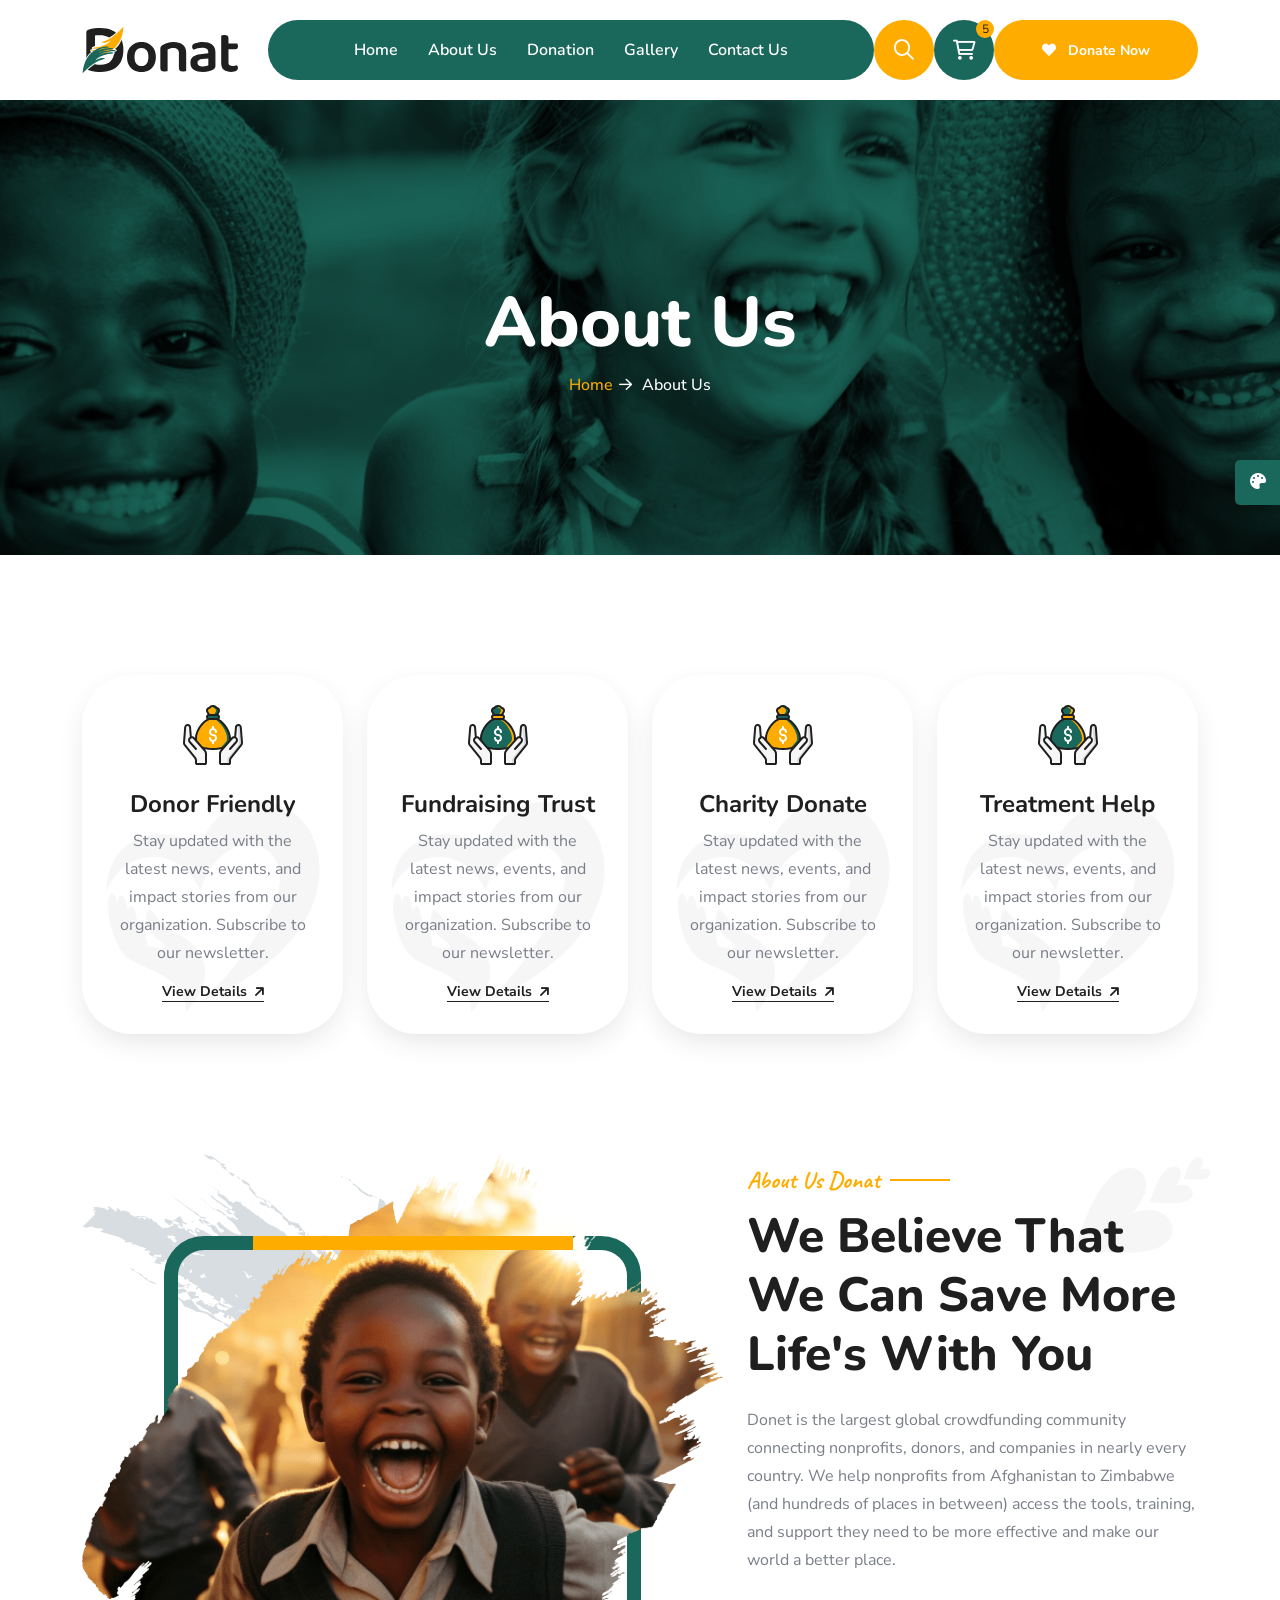
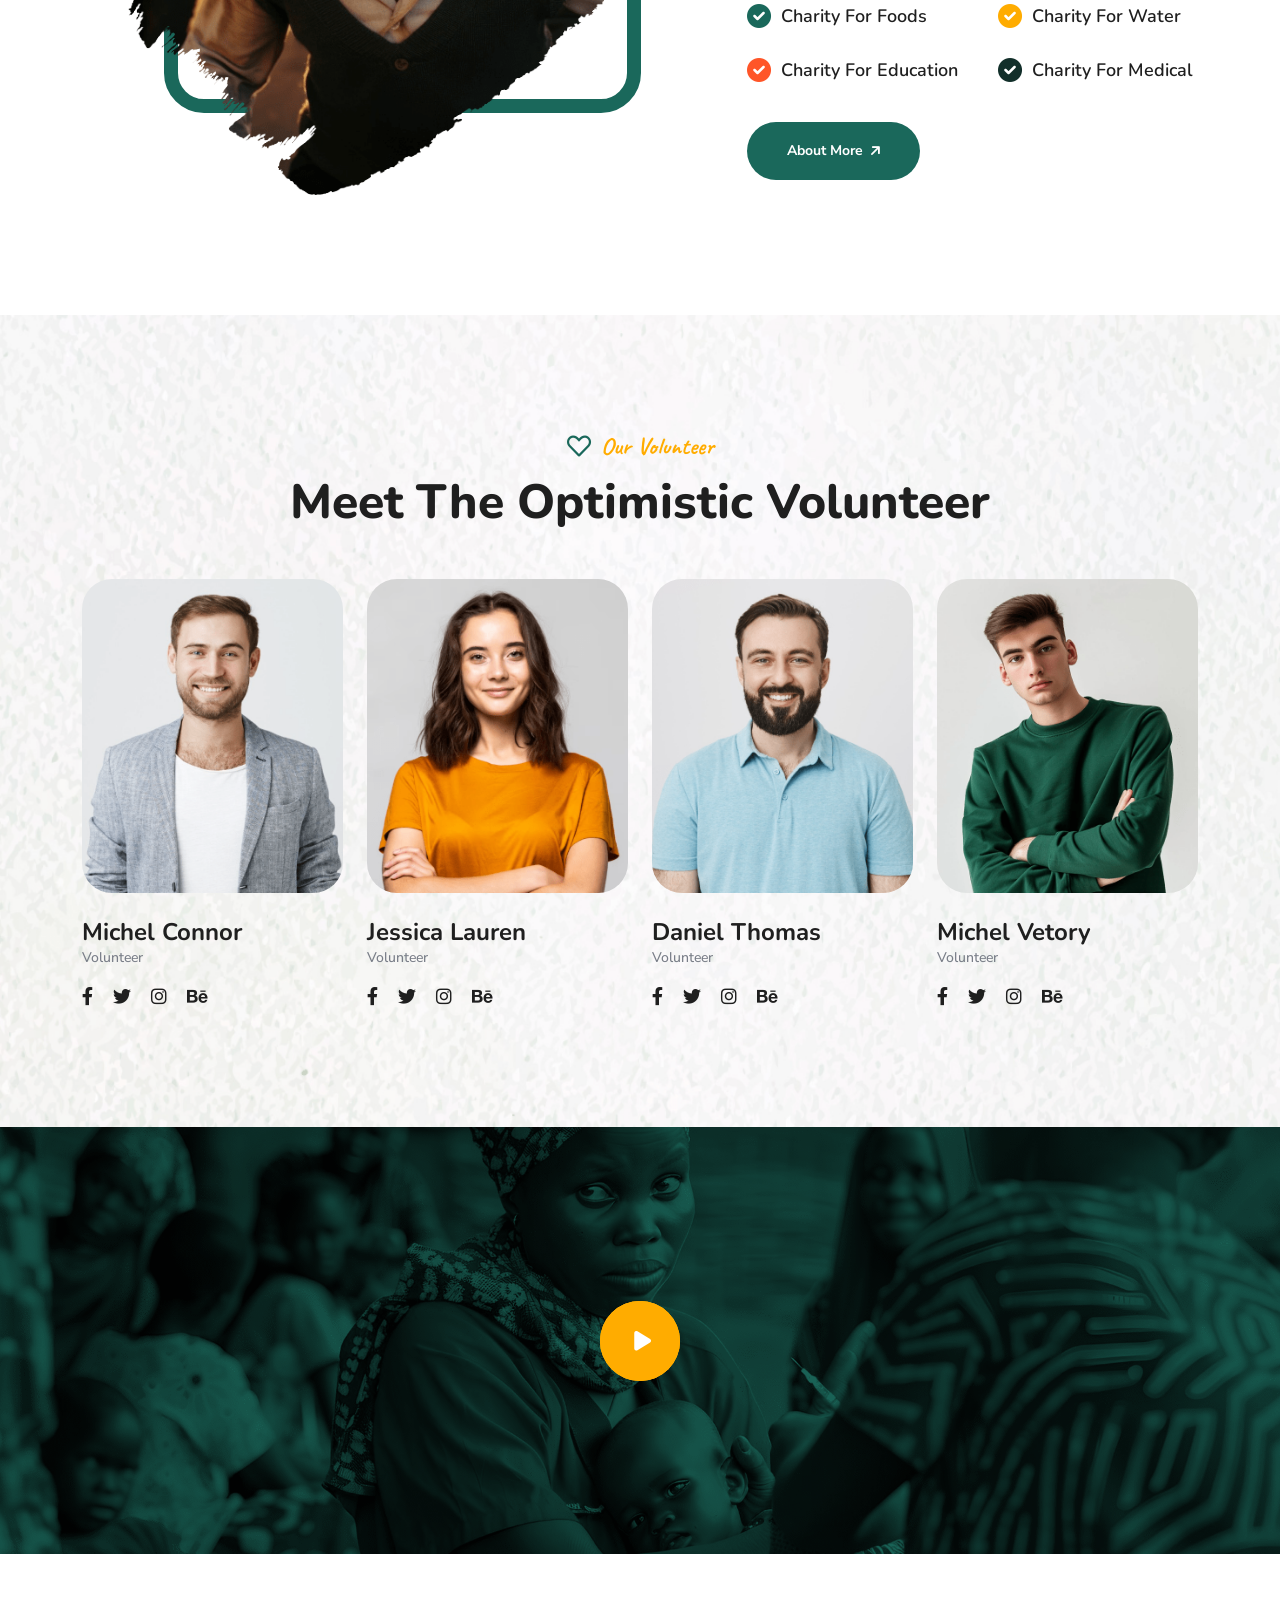
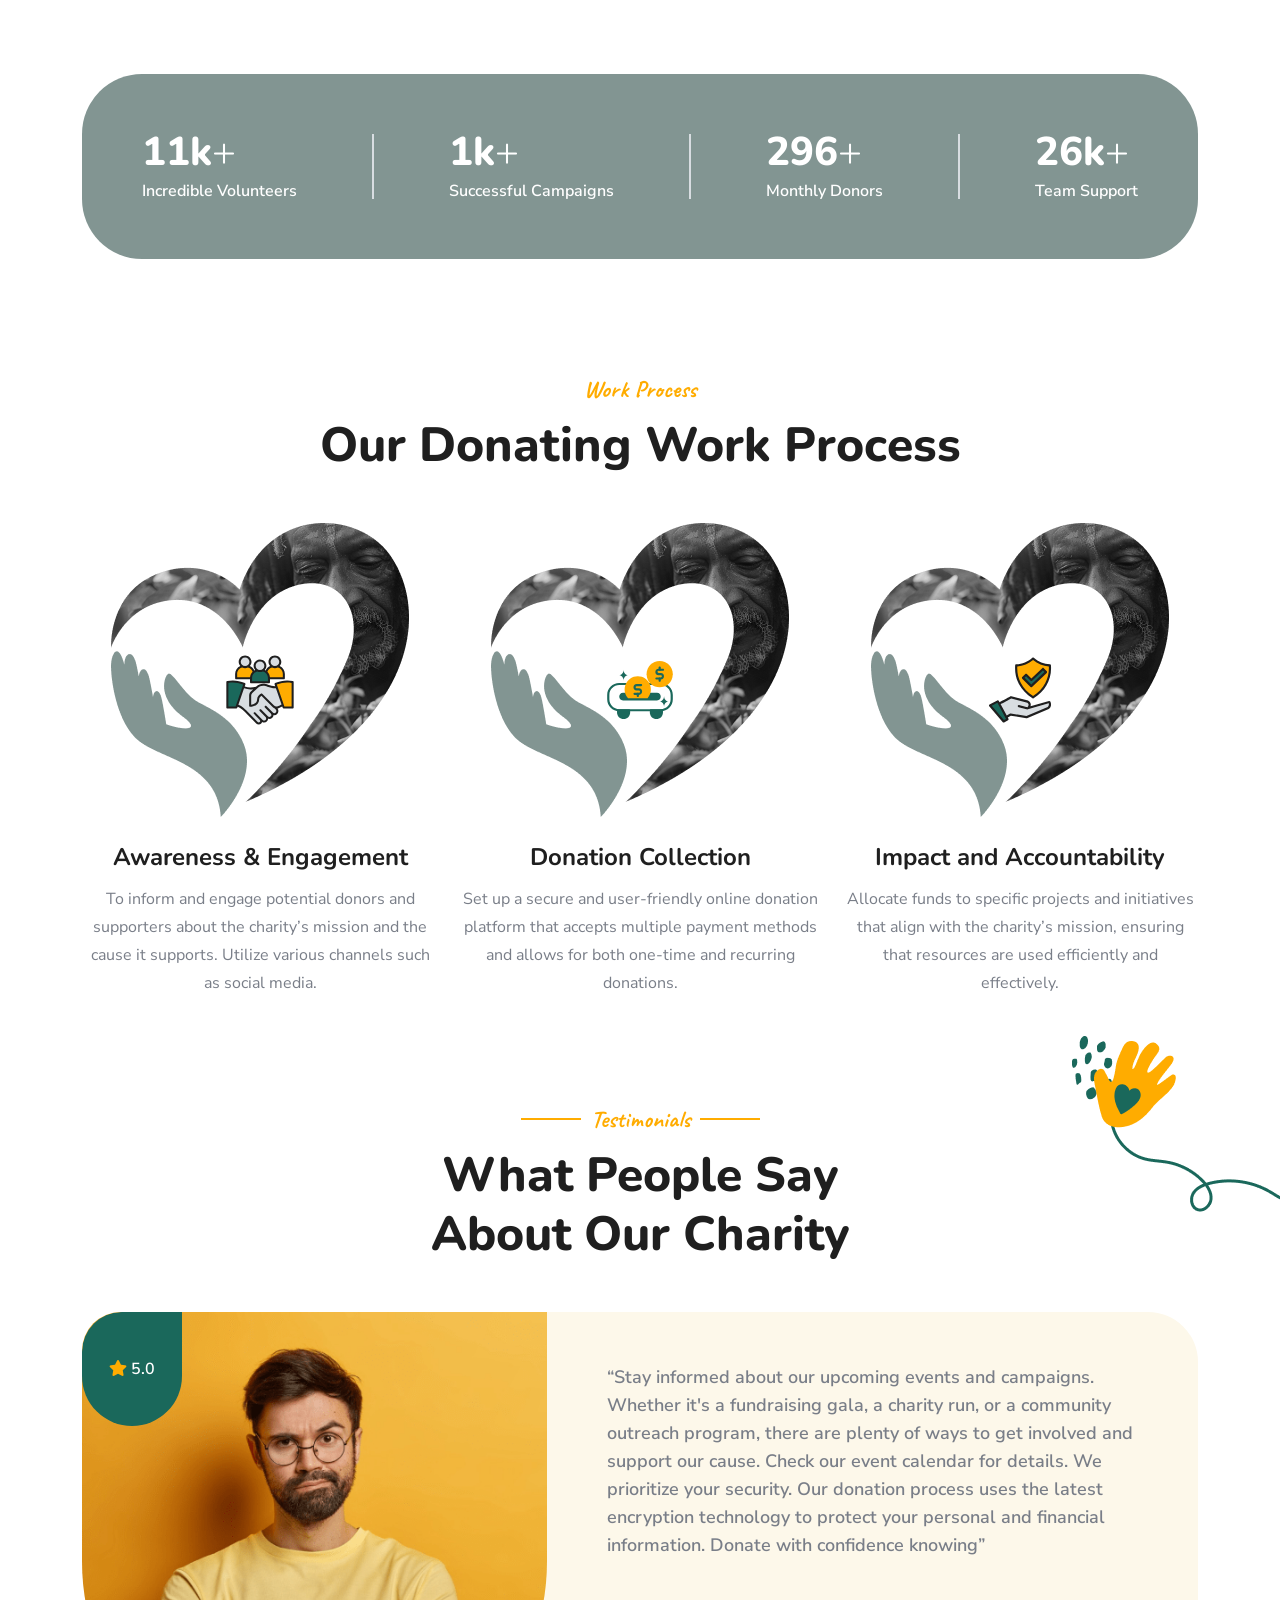
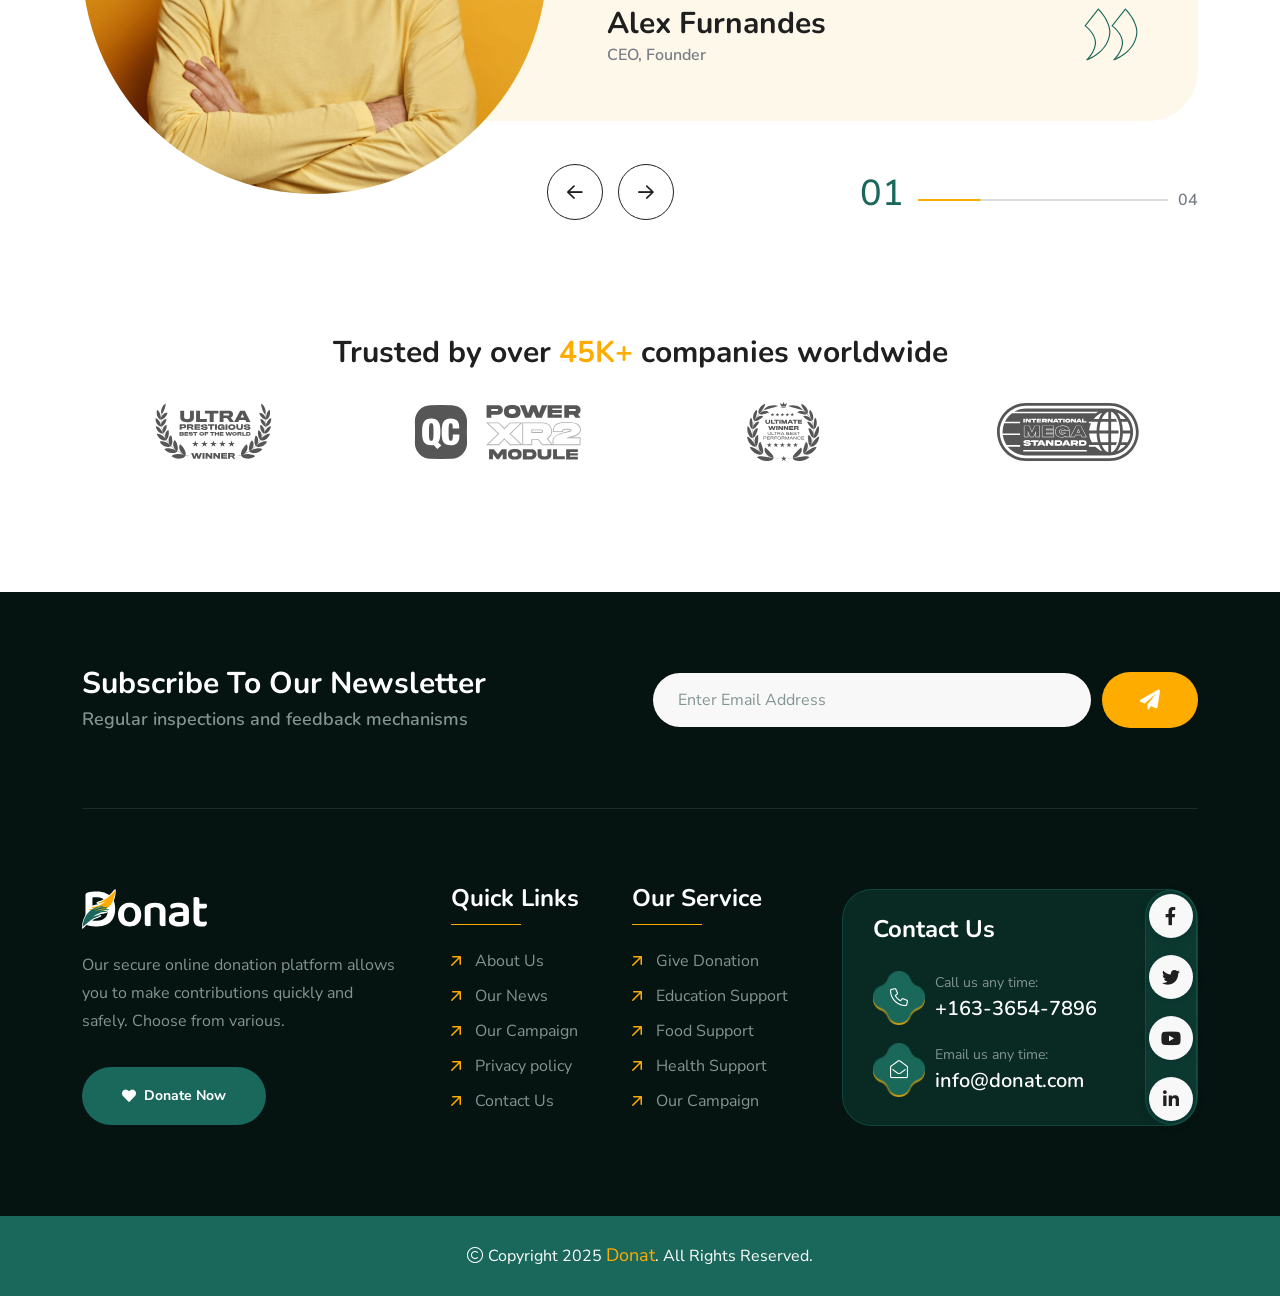
<file: about.html>
<!doctype html>
<html class="no-js" lang="zxx" dir="ltr">



<head>
    <meta charset="utf-8">
    <meta http-equiv="x-ua-compatible" content="ie=edge">
    <title>Donat - Charity & Donation HTML Template - About</title>
    <meta name="author" content="Donat">
    <meta name="description" content="Donat - Charity & Donation HTML Template">
    <meta name="keywords" content="Donat - Charity & Donation HTML Template">
    <meta name="robots" content="INDEX,FOLLOW">

    <!-- Mobile Specific Metas -->
    <meta name="viewport" content="width=device-width, initial-scale=1, shrink-to-fit=no">

    <!-- Favicons - Place favicon.ico in the root directory -->
    <link rel="apple-touch-icon" sizes="57x57" href="assets/img/favicons/apple-icon-57x57.png">
    <link rel="apple-touch-icon" sizes="60x60" href="assets/img/favicons/apple-icon-60x60.png">
    <link rel="apple-touch-icon" sizes="72x72" href="assets/img/favicons/apple-icon-72x72.png">
    <link rel="apple-touch-icon" sizes="76x76" href="assets/img/favicons/apple-icon-76x76.png">
    <link rel="apple-touch-icon" sizes="114x114" href="assets/img/favicons/apple-icon-114x114.png">
    <link rel="apple-touch-icon" sizes="120x120" href="assets/img/favicons/apple-icon-120x120.png">
    <link rel="apple-touch-icon" sizes="144x144" href="assets/img/favicons/apple-icon-144x144.png">
    <link rel="apple-touch-icon" sizes="152x152" href="assets/img/favicons/apple-icon-152x152.png">
    <link rel="apple-touch-icon" sizes="180x180" href="assets/img/favicons/apple-icon-180x180.png">
    <link rel="icon" type="image/png" sizes="192x192" href="assets/img/favicons/android-icon-192x192.png">
    <link rel="icon" type="image/png" sizes="32x32" href="assets/img/favicons/favicon-32x32.png">
    <link rel="icon" type="image/png" sizes="96x96" href="assets/img/favicons/favicon-96x96.png">
    <link rel="icon" type="image/png" sizes="16x16" href="assets/img/favicons/favicon-16x16.png">
    <link rel="manifest" href="assets/img/favicons/manifest.json">
    <meta name="msapplication-TileColor" content="#ffffff">
    <meta name="msapplication-TileImage" content="assets/img/favicons/ms-icon-144x144.png">
    <meta name="theme-color" content="#ffffff">

    <!--==============================
	  Google Fonts
	============================== -->
    <link rel="preconnect" href="https://fonts.googleapis.com/">
    <link rel="preconnect" href="https://fonts.gstatic.com/" crossorigin>
    <link href="https://fonts.googleapis.com/css2?family=Caveat:wght@400..700&amp;family=Nunito+Sans:ital,opsz,wght@0,6..12,200..1000;1,6..12,200..1000&amp;family=Nunito:ital,wght@0,200..1000;1,200..1000&amp;display=swap" rel="stylesheet">

    <!--==============================
	    All CSS File
	============================== -->
    <!-- Bootstrap -->
    <link rel="stylesheet" href="assets/css/bootstrap.min.css">
    <!-- Fontawesome Icon -->
    <link rel="stylesheet" href="assets/css/fontawesome.min.css">
    <!-- Magnific Popup -->
    <link rel="stylesheet" href="assets/css/magnific-popup.min.css">
    <!-- Swiper Js -->
    <link rel="stylesheet" href="assets/css/swiper-bundle.min.css">
    <!-- Theme Custom CSS -->
    <link rel="stylesheet" href="assets/css/style.css">

</head>

<body>

    <!--[if lte IE 9]>
    	<p class="browserupgrade">You are using an <strong>outdated</strong> browser. Please <a href="https://browsehappy.com/">upgrade your browser</a> to improve your experience and security.</p>
  	<![endif]-->


    <!--********************************
   		Code Start From Here 
	******************************** -->

    <!--==============================
     Preloader
  ==============================-->
    <div class="preloader ">
        <button class="th-btn style2 preloaderCls">Cancel Preloader </button>
        <div class="preloader-inner">
            <span class="loader">
                Donat
                <span class="loading-text">Donat</span>
            </span>
        </div>
    </div><!--==============================
    Sidemenu
============================== -->
    <div class="sidemenu-wrapper sidemenu-cart ">
        <div class="sidemenu-content">
            <button class="closeButton sideMenuCls"><i class="far fa-times"></i></button>
            <div class="widget woocommerce widget_shopping_cart">
                <h3 class="widget_title">Shopping cart</h3>
                <div class="widget_shopping_cart_content">
                    <ul class="woocommerce-mini-cart cart_list product_list_widget ">
                        <li class="woocommerce-mini-cart-item mini_cart_item">
                            <a href="#" class="remove remove_from_cart_button"><i class="far fa-times"></i></a>
                            <a href="#"><img src="assets/img/product/product_thumb_1_1.png" alt="Cart Image">Books</a>
                            <span class="quantity">1 ×
                                <span class="woocommerce-Price-amount amount">
                                    <span class="woocommerce-Price-currencySymbol">$</span>940.00</span>
                            </span>
                        </li>
                        <li class="woocommerce-mini-cart-item mini_cart_item">
                            <a href="#" class="remove remove_from_cart_button"><i class="far fa-times"></i></a>
                            <a href="#"><img src="assets/img/product/product_thumb_1_2.png" alt="Cart Image">Medicine</a>
                            <span class="quantity">1 ×
                                <span class="woocommerce-Price-amount amount">
                                    <span class="woocommerce-Price-currencySymbol">$</span>899.00</span>
                            </span>
                        </li>
                        <li class="woocommerce-mini-cart-item mini_cart_item">
                            <a href="#" class="remove remove_from_cart_button"><i class="far fa-times"></i></a>
                            <a href="#"><img src="assets/img/product/product_thumb_1_3.png" alt="Cart Image">Dress</a>
                            <span class="quantity">1 ×
                                <span class="woocommerce-Price-amount amount">
                                    <span class="woocommerce-Price-currencySymbol">$</span>756.00</span>
                            </span>
                        </li>
                        <li class="woocommerce-mini-cart-item mini_cart_item">
                            <a href="#" class="remove remove_from_cart_button"><i class="far fa-times"></i></a>
                            <a href="#"><img src="assets/img/product/product_thumb_1_4.png" alt="Cart Image">Chair</a>
                            <span class="quantity">1 ×
                                <span class="woocommerce-Price-amount amount">
                                    <span class="woocommerce-Price-currencySymbol">$</span>723.00</span>
                            </span>
                        </li>
                        <li class="woocommerce-mini-cart-item mini_cart_item">
                            <a href="#" class="remove remove_from_cart_button"><i class="far fa-times"></i></a>
                            <a href="#"><img src="assets/img/product/product_thumb_1_5.png" alt="Cart Image">Cloths</a>
                            <span class="quantity">1 ×
                                <span class="woocommerce-Price-amount amount">
                                    <span class="woocommerce-Price-currencySymbol">$</span>1080.00</span>
                            </span>
                        </li>
                    </ul>
                    <p class="woocommerce-mini-cart__total total">
                        <strong>Subtotal:</strong>
                        <span class="woocommerce-Price-amount amount">
                            <span class="woocommerce-Price-currencySymbol">$</span>4398.00</span>
                    </p>
                    <p class="woocommerce-mini-cart__buttons buttons">
                        <a href="cart.html" class="th-btn wc-forward">View cart</a>
                        <a href="checkout.html" class="th-btn checkout wc-forward">Checkout</a>
                    </p>
                </div>
            </div>
        </div>
    </div>
    <div class="popup-search-box d-none d-lg-block">
        <button class="searchClose"><i class="far fa-times"></i></button>
        <form action="#">
            <input type="text" placeholder="What are you looking for?">
            <button type="submit"><i class="fal fa-search"></i></button>
        </form>
    </div><!--==============================
    Mobile Menu
  ============================== -->
    <div class="th-menu-wrapper">
        <div class="th-menu-area text-center">
            <button class="th-menu-toggle"><i class="fal fa-times"></i></button>
            <div class="mobile-logo">
                <a href="index.html"><img src="assets/img/logo.svg" alt="Donat"></a>
            </div>
            <div class="th-mobile-menu">
                <ul>
                    <li>
                        <a href="index.html">Home</a>             
                    </li>
                    <li>
                        <a href="about.html">About Us</a>
                    </li>
                    <li>
                        <a href="donation.html">Donation</a>
                    </li>
                    <li>
                        <a href="gallery.html">Gallery</a>
                    </li>
                    <li>
                        <a href="contact.html">Contact Us</a>
                    </li>
                </ul>
            </div>
        </div>
    </div>
    <div class="color-scheme-wrap active">
        <button class="switchIcon"><i class="fa-solid fa-palette"></i></button>
        <h3 class="color-scheme-wrap-title text-center">Color Switcher</h3>
        <h4 class="color-scheme-wrap-subtitle text-center">Theme Color</h4>
        <div class="color-switch-btns">
            <button data-color="#1A685B"><i class="fa-solid fa-droplet"></i></button>
            <button data-color="#f34e3a"><i class="fa-solid fa-droplet"></i></button>
            <button data-color="#FF4857"><i class="fa-solid fa-droplet"></i></button>
            <button data-color="#3843C1"><i class="fa-solid fa-droplet"></i></button>
            <button data-color="#FF7E02"><i class="fa-solid fa-droplet"></i></button>
        </div>
        <h4 class="color-scheme-wrap-subtitle mt-20 text-center">Secondary Color</h4>
        <div class="secondary-color-switch-btns">
            <button data-secondary-color="#FFAC00"><i class="fa-solid fa-droplet"></i></button>
            <button data-secondary-color="#F41E1E"><i class="fa-solid fa-droplet"></i></button>
            <button data-secondary-color="#f34e3a"><i class="fa-solid fa-droplet"></i></button>
            <button data-secondary-color="#FF4857"><i class="fa-solid fa-droplet"></i></button>
            <button data-secondary-color="#3843C1"><i class="fa-solid fa-droplet"></i></button>
        </div>
    </div><!--==============================
	Header Area
==============================-->
    <header class="th-header header-layout1 onepage-nav">
        <div class="sticky-wrapper">
            <!-- Main Menu Area -->
            <div class="container">
                <div class="menu-area">
                    <div class="header-logo">
                        <a href="index.html"><img src="assets/img/logo.svg" alt="Donat"></a>
                    </div>
                    <div class="menu-area-wrap">
                        <nav class="main-menu d-none d-lg-block">
                            <ul>
                                <li class="">
                                    <a href="index.html">Home</a>             
                                </li>
                                <li>
                                    <a href="about.html">About Us</a>
                                </li>
                                <li>
                                    <a href="donation.html">Donation</a>
                                </li>
                                <li>
                                    <a href="gallery.html">Gallery</a>
                                </li>
                                <li>
                                    <a href="contact.html">Contact Us</a>
                                </li>
                            </ul>
                        </nav>
                        <p class="header-notice"><img class="me-1" src="assets/img/icon/heart-icon.svg" alt="img">Are you ready to help them? Let’s become a volunteers...</p>
                    </div>
                    <div class="header-button">
                        <button type="button" class="icon-btn style2 searchBoxToggler d-lg-block d-none"><i class="far fa-search"></i></button>
                        <button type="button" class="icon-btn sideMenuToggler">
                            <span class="badge">5</span>
                            <i class="fa-regular fa-cart-shopping"></i>
                        </button>
                        <a href="contact.html" class="th-btn style3 d-xl-block d-none"><i class="fas fa-heart me-2"></i> Donate Now</a>
                        <button type="button" class="icon-btn th-menu-toggle d-lg-none"><i class="far fa-bars"></i></button>
                    </div>
                </div>
            </div>
        </div>
    </header>


    <!--==============================
    Breadcumb
============================== -->
    <div class="breadcumb-wrapper " data-bg-src="assets/img/bg/breadcumb-bg.jpg" data-overlay="theme">
        <div class="container">
            <div class="breadcumb-content">
                <h1 class="breadcumb-title">About Us</h1>
                <ul class="breadcumb-menu">
                    <li><a href="index.html">Home</a></li>
                    <li>About Us</li>
                </ul>
            </div>
        </div>
    </div><!--==============================
Feature Area  
==============================-->
    <section class="space-top">
        <div class="container">
            <div class="row gy-4 justify-content-center">
                <div class="col-lg-3 col-md-6">
                    <div class="feature-card">
                        <div class="feature-card-bg-shape">
                            <img src="assets/img/shape/feature-card-bg-shape1-1.png" alt="img">
                        </div>
                        <div class="box-icon">
                            <img src="assets/img/icon/feature-icon1-2.svg" alt="icon">
                        </div>
                        <h3 class="box-title">Donor Friendly</h3>
                        <p class="box-text">Stay updated with the latest news, events, and impact stories from our organization. Subscribe to our newsletter.</p>
                        <a class="link-btn style2" href="about.html">View Details <i class="fa-solid fa-arrow-up-right ms-2"></i></a>
                    </div>
                </div>
                <div class="col-lg-3 col-md-6">
                    <div class="feature-card">
                        <div class="feature-card-bg-shape">
                            <img src="assets/img/shape/feature-card-bg-shape1-1.png" alt="img">
                        </div>
                        <div class="box-icon">
                            <img src="assets/img/icon/feature-icon1-1.svg" alt="icon">
                        </div>
                        <h3 class="box-title">Fundraising Trust</h3>
                        <p class="box-text">Stay updated with the latest news, events, and impact stories from our organization. Subscribe to our newsletter.</p>
                        <a class="link-btn style2" href="about.html">View Details <i class="fa-solid fa-arrow-up-right ms-2"></i></a>
                    </div>
                </div>
                <div class="col-lg-3 col-md-6">
                    <div class="feature-card">
                        <div class="feature-card-bg-shape">
                            <img src="assets/img/shape/feature-card-bg-shape1-1.png" alt="img">
                        </div>
                        <div class="box-icon">
                            <img src="assets/img/icon/feature-icon1-2.svg" alt="icon">
                        </div>
                        <h3 class="box-title">Charity Donate</h3>
                        <p class="box-text">Stay updated with the latest news, events, and impact stories from our organization. Subscribe to our newsletter.</p>
                        <a class="link-btn style2" href="about.html">View Details <i class="fa-solid fa-arrow-up-right ms-2"></i></a>
                    </div>
                </div>
                <div class="col-lg-3 col-md-6">
                    <div class="feature-card">
                        <div class="feature-card-bg-shape">
                            <img src="assets/img/shape/feature-card-bg-shape1-1.png" alt="img">
                        </div>
                        <div class="box-icon">
                            <img src="assets/img/icon/feature-icon1-1.svg" alt="icon">
                        </div>
                        <h3 class="box-title">Treatment Help</h3>
                        <p class="box-text">Stay updated with the latest news, events, and impact stories from our organization. Subscribe to our newsletter.</p>
                        <a class="link-btn style2" href="about.html">View Details <i class="fa-solid fa-arrow-up-right ms-2"></i></a>
                    </div>
                </div>
            </div>
        </div>
    </section> <!--==============================
About Area  
==============================-->
    <div class="overflow-hidden space" id="about-sec">
        <div class="shape-mockup about-bg-shape1-1 jump-reverse" data-top="10%" data-right="5%">
            <img src="assets/img/shape/heart-shape1.png" alt="shape">
        </div>
        <div class="container">
            <div class="row gy-4 align-items-center">
                <div class="col-xl-7">
                    <div class="img-box1">
                        <div class="img1" data-mask-src="assets/img/normal/about_1_1-mask.png">
                            <img src="assets/img/normal/about_1_1.png" alt="About">
                        </div>
                        <div class="about-shape1-1 jump">
                            <img src="assets/img/shape/about_shape1_1.png" alt="img">
                        </div>
                    </div>
                </div>
                <div class="col-xl-5">
                    <div class="about-wrap1">
                        <div class="title-area mb-30">
                            <span class="sub-title before-none">About Us Donat</span>
                            <h2 class="sec-title">We Believe that We can Save More Life's with you</h2>
                            <p class="">Donet is the largest global crowdfunding community connecting nonprofits, donors, and companies in nearly every country. We help nonprofits from Afghanistan to Zimbabwe (and hundreds of places in between) access the tools, training, and support they need to be more effective and make our world a better place.</p>
                        </div>
                        <div class="checklist style2 list-two-column">
                            <ul>
                                <li>Charity For Foods</li>
                                <li data-theme-color="var(--theme-color2)">Charity For Water</li>
                                <li data-theme-color="#FF5528">Charity For Education</li>
                                <li data-theme-color="#122F2A">Charity For Medical</li>
                            </ul>
                        </div>
                        <div class="btn-wrap mt-40">
                            <a href="about.html" class="th-btn">About More<i class="fas fa-arrow-up-right ms-2"></i></a>
                        </div>
                    </div>
                </div>

            </div>
        </div>
    </div><!--==============================
Team Area  
==============================-->
    <section class="space" id="team-sec" data-bg-src="assets/img/bg/gray-bg2.png">
        <div class="shape-mockup team-bg-shape3-1 d-xxl-block d-none" data-top="0%" data-left="0%" data-bottom="0"><img src="assets/img/shape/team_bg_shape3_1.png" alt="img"></div>
        <div class="shape-mockup team-bg-shape3-2 d-xxl-block d-none" data-top="0%" data-right="0%" data-bottom="0"><img src="assets/img/shape/team_bg_shape3_2.png" alt="img"></div>
        <div class="shape-mockup team-bg-shape3-3 spin d-xxl-block d-none" data-top="15%" data-left="20%">
            <div class="color-masking2">
                <div class="masking-src" data-mask-src="assets/img/shape/team_bg_shape3_3.png"></div>
                <img src="assets/img/shape/team_bg_shape3_3.png" alt="img">
            </div>
        </div>
        <div class="shape-mockup team-bg-shape3-4 jump d-xxl-block d-none" data-top="18%" data-right="10%">
            <img src="assets/img/shape/team_bg_shape3_4.png" alt="img">
        </div>
        <div class="shape-mockup team-bg-shape3-5 spin d-xxl-block d-none" data-bottom="18%" data-left="10%">
            <img src="assets/img/shape/team_bg_shape3_5.png" alt="img">
        </div>
        <div class="shape-mockup team-bg-shape3-6 spin d-xxl-block d-none" data-bottom="10%" data-right="10%">
            <div class="color-masking">
                <div class="masking-src" data-mask-src="assets/img/shape/team_bg_shape3_6.png"></div>
                <img src="assets/img/shape/team_bg_shape3_6.png" alt="img">
            </div>
        </div>
        <div class="container">
            <div class="title-area text-center">
                <span class="sub-title after-none before-none"><i class="far fa-heart text-theme"></i> Our Volunteer</span>
                <h2 class="sec-title">Meet The Optimistic Volunteer</h2>
            </div>
            <div class="slider-area">
                <div class="swiper th-slider has-shadow" id="teamSlider3" data-slider-options='{"breakpoints":{"0":{"slidesPerView":1},"576":{"slidesPerView":"2"},"768":{"slidesPerView":"2"},"992":{"slidesPerView":"3"},"1200":{"slidesPerView":"4"}}}'>
                    <div class="swiper-wrapper">
                        <!-- Single Item -->
                        <div class="swiper-slide">
                            <div class="th-team team-card3">
                                <div class="team-img">
                                    <img src="assets/img/team/team_3_1.png" alt="Team">
                                </div>
                                <div class="team-card-content">
                                    <h3 class="box-title"><a href="team-details.html">Michel Connor</a></h3>
                                    <span class="team-desig">Volunteer</span>
                                    <div class="th-social style2">
                                        <a target="_blank" href="https://facebook.com/"><i class="fab fa-facebook-f"></i></a>
                                        <a target="_blank" href="https://twitter.com/"><i class="fab fa-twitter"></i></a>
                                        <a target="_blank" href="https://instagram.com/"><i class="fab fa-instagram"></i></a>
                                        <a target="_blank" href="https://behance.com/"><i class="fab fa-behance"></i></a>
                                    </div>
                                </div>
                            </div>
                        </div>

                        <!-- Single Item -->
                        <div class="swiper-slide">
                            <div class="th-team team-card3">
                                <div class="team-img">
                                    <img src="assets/img/team/team_3_2.png" alt="Team">
                                </div>
                                <div class="team-card-content">
                                    <h3 class="box-title"><a href="team-details.html">Jessica Lauren</a></h3>
                                    <span class="team-desig">Volunteer</span>
                                    <div class="th-social style2">
                                        <a target="_blank" href="https://facebook.com/"><i class="fab fa-facebook-f"></i></a>
                                        <a target="_blank" href="https://twitter.com/"><i class="fab fa-twitter"></i></a>
                                        <a target="_blank" href="https://instagram.com/"><i class="fab fa-instagram"></i></a>
                                        <a target="_blank" href="https://behance.com/"><i class="fab fa-behance"></i></a>
                                    </div>
                                </div>
                            </div>
                        </div>

                        <!-- Single Item -->
                        <div class="swiper-slide">
                            <div class="th-team team-card3">
                                <div class="team-img">
                                    <img src="assets/img/team/team_3_3.png" alt="Team">
                                </div>
                                <div class="team-card-content">
                                    <h3 class="box-title"><a href="team-details.html">Daniel Thomas</a></h3>
                                    <span class="team-desig">Volunteer</span>
                                    <div class="th-social style2">
                                        <a target="_blank" href="https://facebook.com/"><i class="fab fa-facebook-f"></i></a>
                                        <a target="_blank" href="https://twitter.com/"><i class="fab fa-twitter"></i></a>
                                        <a target="_blank" href="https://instagram.com/"><i class="fab fa-instagram"></i></a>
                                        <a target="_blank" href="https://behance.com/"><i class="fab fa-behance"></i></a>
                                    </div>
                                </div>
                            </div>
                        </div>

                        <!-- Single Item -->
                        <div class="swiper-slide">
                            <div class="th-team team-card3">
                                <div class="team-img">
                                    <img src="assets/img/team/team_3_4.png" alt="Team">
                                </div>
                                <div class="team-card-content">
                                    <h3 class="box-title"><a href="team-details.html">Michel Vetory</a></h3>
                                    <span class="team-desig">Volunteer</span>
                                    <div class="th-social style2">
                                        <a target="_blank" href="https://facebook.com/"><i class="fab fa-facebook-f"></i></a>
                                        <a target="_blank" href="https://twitter.com/"><i class="fab fa-twitter"></i></a>
                                        <a target="_blank" href="https://instagram.com/"><i class="fab fa-instagram"></i></a>
                                        <a target="_blank" href="https://behance.com/"><i class="fab fa-behance"></i></a>
                                    </div>
                                </div>
                            </div>
                        </div>

                        <!-- Single Item -->
                        <div class="swiper-slide">
                            <div class="th-team team-card3">
                                <div class="team-img">
                                    <img src="assets/img/team/team_3_5.png" alt="Team">
                                </div>
                                <div class="team-card-content">
                                    <h3 class="box-title"><a href="team-details.html">Emma Mary</a></h3>
                                    <span class="team-desig">Volunteer</span>
                                    <div class="th-social style2">
                                        <a target="_blank" href="https://facebook.com/"><i class="fab fa-facebook-f"></i></a>
                                        <a target="_blank" href="https://twitter.com/"><i class="fab fa-twitter"></i></a>
                                        <a target="_blank" href="https://instagram.com/"><i class="fab fa-instagram"></i></a>
                                        <a target="_blank" href="https://behance.com/"><i class="fab fa-behance"></i></a>
                                    </div>
                                </div>
                            </div>
                        </div>

                        <!-- Single Item -->
                        <div class="swiper-slide">
                            <div class="th-team team-card3">
                                <div class="team-img">
                                    <img src="assets/img/team/team_3_6.png" alt="Team">
                                </div>
                                <div class="team-card-content">
                                    <h3 class="box-title"><a href="team-details.html">Alexander Joseph</a></h3>
                                    <span class="team-desig">Volunteer</span>
                                    <div class="th-social style2">
                                        <a target="_blank" href="https://facebook.com/"><i class="fab fa-facebook-f"></i></a>
                                        <a target="_blank" href="https://twitter.com/"><i class="fab fa-twitter"></i></a>
                                        <a target="_blank" href="https://instagram.com/"><i class="fab fa-instagram"></i></a>
                                        <a target="_blank" href="https://behance.com/"><i class="fab fa-behance"></i></a>
                                    </div>
                                </div>
                            </div>
                        </div>

                        <!-- Single Item -->
                        <div class="swiper-slide">
                            <div class="th-team team-card3">
                                <div class="team-img">
                                    <img src="assets/img/team/team_3_7.png" alt="Team">
                                </div>
                                <div class="team-card-content">
                                    <h3 class="box-title"><a href="team-details.html">Olivia Patricia</a></h3>
                                    <span class="team-desig">Volunteer</span>
                                    <div class="th-social style2">
                                        <a target="_blank" href="https://facebook.com/"><i class="fab fa-facebook-f"></i></a>
                                        <a target="_blank" href="https://twitter.com/"><i class="fab fa-twitter"></i></a>
                                        <a target="_blank" href="https://instagram.com/"><i class="fab fa-instagram"></i></a>
                                        <a target="_blank" href="https://behance.com/"><i class="fab fa-behance"></i></a>
                                    </div>
                                </div>
                            </div>
                        </div>

                        <!-- Single Item -->
                        <div class="swiper-slide">
                            <div class="th-team team-card3">
                                <div class="team-img">
                                    <img src="assets/img/team/team_3_8.png" alt="Team">
                                </div>
                                <div class="team-card-content">
                                    <h3 class="box-title"><a href="team-details.html">Ethan David</a></h3>
                                    <span class="team-desig">Volunteer</span>
                                    <div class="th-social style2">
                                        <a target="_blank" href="https://facebook.com/"><i class="fab fa-facebook-f"></i></a>
                                        <a target="_blank" href="https://twitter.com/"><i class="fab fa-twitter"></i></a>
                                        <a target="_blank" href="https://instagram.com/"><i class="fab fa-instagram"></i></a>
                                        <a target="_blank" href="https://behance.com/"><i class="fab fa-behance"></i></a>
                                    </div>
                                </div>
                            </div>
                        </div>

                    </div>
                </div>
            </div>
        </div>
    </section>

    <!--==============================
Video Area  
==============================-->
    <div class="video-area-3">
        <div class="shape-mockup video-bg-shape3-1" data-top="0" data-left="0" data-bottom="0">
            <img src="assets/img/shape/video_bg_shape3_1.png" alt="img">
        </div>
        <div class="shape-mockup video-bg-shape3-2" data-top="0" data-right="0" data-bottom="0">
            <img src="assets/img/shape/video_bg_shape3_2.png" alt="img">
        </div>
        <div class="video-thumb3-1 video-box-center">
            <img src="assets/img/normal/video-thumb3-1.png" alt="img">
            <a href="https://www.youtube.com/watch?v=_sI_Ps7JSEk" class="play-btn style7 popup-video"><i class="fa-sharp fa-solid fa-play"></i></a>
        </div>
    </div>
    <!--==============================
Counter Area  
==============================-->
    <div class="">
        <div class="container">
            <div class="counter-wrap style2 bg-light">
                <div class="counter-card">
                    <div class="media-body">
                        <h2 class="box-number text-white"><span class="counter-number">15</span>k<span class="fw-light">+</span></h2>
                        <p class="box-text text-white">Incredible Volunteers</p>
                    </div>
                </div>
                <div class="divider"></div>
                <div class="counter-card">
                    <div class="media-body">
                        <h2 class="box-number text-white"><span class="counter-number">1</span>k<span class="fw-light">+</span></h2>
                        <p class="box-text text-white">Successful Campaigns</p>
                    </div>
                </div>
                <div class="divider"></div>
                <div class="counter-card">
                    <div class="media-body">
                        <h2 class="box-number text-white"><span class="counter-number">400</span><span class="fw-light">+</span></h2>
                        <p class="box-text text-white">Monthly Donors</p>
                    </div>
                </div>
                <div class="divider"></div>
                <div class="counter-card">
                    <div class="media-body">
                        <h2 class="box-number text-white"><span class="counter-number">35</span>k<span class="fw-light">+</span></h2>
                        <p class="box-text text-white">Team Support</p>
                    </div>
                </div>
                <div class="divider"></div>
            </div>
        </div>
    </div><!--==============================
Process Area  
==============================-->
    <section class="space-top">
        <div class="shape-mockup process-shape1-1 jump-reverse d-xxl-block d-none" data-top="20%" data-left="0"><img src="assets/img/shape/hand-bg-shape2-1.png" alt="img"></div>
        <div class="container">
            <div class="title-area text-center">
                <span class="sub-title after-none before-none">Work Process</span>
                <h2 class="sec-title">Our Donating Work Process</h2>
            </div>
            <div class="row gy-40 justify-content-center">
                <div class="col-lg-4 col-md-6 process-card-wrap">
                    <div class="process-card">
                        <div class="process-card-thumb-wrap">
                            <div class="process-card-thumb" data-mask-src="assets/img/process/process-card-shape.png">
                                <img src="assets/img/process/process-card-1-1.png" alt="img">
                            </div>
                            <div class="process-card-icon">
                                <img src="assets/img/icon/process-icon1-1.svg" alt="img">
                            </div>
                            <div class="process-card-shape">
                                <img src="assets/img/process/process-card-shape2.png" alt="img">
                            </div>
                        </div>
                        <div class="box-content">
                            <h3 class="box-title">Awareness & Engagement</h3>
                            <p class="box-text">To inform and engage potential donors and supporters about the charity’s mission and the cause it supports. Utilize various channels such as social media.</p>
                        </div>
                    </div>
                </div>
                <div class="col-lg-4 col-md-6 process-card-wrap">
                    <div class="process-card">
                        <div class="process-card-thumb-wrap">
                            <div class="process-card-thumb" data-mask-src="assets/img/process/process-card-shape.png">
                                <img src="assets/img/process/process-card-1-1.png" alt="img">
                            </div>
                            <div class="process-card-icon">
                                <img src="assets/img/icon/process-icon1-2.svg" alt="img">
                            </div>
                            <div class="process-card-shape">
                                <img src="assets/img/process/process-card-shape2.png" alt="img">
                            </div>
                        </div>
                        <div class="box-content">
                            <h3 class="box-title">Donation Collection</h3>
                            <p class="box-text">Set up a secure and user-friendly online donation platform that accepts multiple payment methods and allows for both one-time and recurring donations.</p>
                        </div>
                    </div>
                </div>
                <div class="col-lg-4 col-md-6 process-card-wrap">
                    <div class="process-card">
                        <div class="process-card-thumb-wrap">
                            <div class="process-card-thumb" data-mask-src="assets/img/process/process-card-shape.png">
                                <img src="assets/img/process/process-card-1-1.png" alt="img">
                            </div>
                            <div class="process-card-icon">
                                <img src="assets/img/icon/process-icon1-3.svg" alt="img">
                            </div>
                            <div class="process-card-shape">
                                <img src="assets/img/process/process-card-shape2.png" alt="img">
                            </div>
                        </div>
                        <div class="box-content">
                            <h3 class="box-title">Impact and Accountability</h3>
                            <p class="box-text">Allocate funds to specific projects and initiatives that align with the charity’s mission, ensuring that resources are used efficiently and effectively.</p>
                        </div>
                    </div>
                </div>
            </div>
        </div>
    </section>
    <!--==============================
Testimonial Area  
==============================-->
    <section class="testi-area-1 space" id="testi-sec">
        <div class="shape-mockup testi-bg-shape1-1 jump-reverse d-xl-block d-none" data-top="5%" data-right="0">
            <img src="assets/img/shape/footer-bg-shape3.png" alt="img">
        </div>
        <div class="shape-mockup testi-bg-shape1-2" data-top="28%" data-left="5%">
            <img src="assets/img/shape/testimonial_shape1_1.png" alt="img">
        </div>
        <div class="container">
            <div class="row justify-content-center">
                <div class="col-lg-6">
                    <div class="title-area text-center">
                        <span class="sub-title">Testimonials</span>
                        <h2 class="sec-title">What People Say About
                            Our Charity</h2>
                    </div>
                </div>
            </div>
            <div class="row gx-0 justify-content-end">
                <div class="col-lg-5">
                    <div class="swiper th-slider testi-thumb-slider1" data-slider-options='{"effect":"fade","loop":false}'>
                        <div class="swiper-wrapper">
                            <div class="swiper-slide">
                                <div class="testi-box-img">
                                    <img class="testi-img" src="assets/img/testimonial/testi_1_1.png" alt="img">
                                    <div class="testi-card_review">
                                        <i class="fas fa-star"></i>
                                        5.0
                                    </div>
                                </div>
                            </div>
                            <div class="swiper-slide">
                                <div class="testi-box-img">
                                    <img class="testi-img" src="assets/img/testimonial/testi_1_2.png" alt="img">
                                    <div class="testi-card_review">
                                        <i class="fas fa-star"></i>
                                        5.0
                                    </div>
                                </div>
                            </div>
                            <div class="swiper-slide">
                                <div class="testi-box-img">
                                    <img class="testi-img" src="assets/img/testimonial/testi_1_1.png" alt="img">
                                    <div class="testi-card_review">
                                        <i class="fas fa-star"></i>
                                        5.0
                                    </div>
                                </div>
                            </div>
                            <div class="swiper-slide">
                                <div class="testi-box-img">
                                    <img class="testi-img" src="assets/img/testimonial/testi_1_2.png" alt="img">
                                    <div class="testi-card_review">
                                        <i class="fas fa-star"></i>
                                        5.0
                                    </div>
                                </div>
                            </div>
                        </div>
                    </div>
                </div>
                <div class="col-lg-7">
                    <div class="testi-slider1">
                        <div class="swiper th-slider testimonial-slider1" id="testiSlide1" data-slider-options='{"loop":false,"paginationType":"progressbar","effect":"fade", "autoHeight": "true", "thumbs":{"swiper":".testi-thumb-slider1"}}'>
                            <div class="swiper-wrapper">
                                <div class="swiper-slide">
                                    <div class="testi-card">
                                        <p class="box-text">“Stay informed about our upcoming events and campaigns. Whether it's a fundraising gala, a charity run, or a community outreach program, there are plenty of ways to get involved and support our cause. Check our event calendar for details. We prioritize your security. Our donation process uses the latest encryption technology to protect your personal and financial information. Donate with confidence knowing”</p>
                                        <h3 class="box-title">Alex Furnandes</h3>
                                        <p class="box-desig">CEO, Founder</p>
                                        <div class="quote-icon" data-mask-src="assets/img/icon/quote2.svg"></div>
                                    </div>
                                </div>
                                <div class="swiper-slide">
                                    <div class="testi-card">
                                        <p class="box-text">“Our donation process uses the latest encryption technology to protect your personal and financial information. Donate with confidence knowing Stay informed about our upcoming events and campaigns. Whether it's a fundraising gala, a charity run, or a community outreach program, there are plenty of ways to get involved and support our cause. Check our event calendar for details. We prioritize your security.”</p>
                                        <h3 class="box-title">Mustafa Kamal</h3>
                                        <p class="box-desig">CEO, Founder</p>
                                        <div class="quote-icon" data-mask-src="assets/img/icon/quote2.svg"></div>
                                    </div>
                                </div>
                                <div class="swiper-slide">
                                    <div class="testi-card">
                                        <p class="box-text">“Stay informed about our upcoming events and campaigns. Whether it's a fundraising gala, a charity run, or a community outreach program, there are plenty of ways to get involved and support our cause. Check our event calendar for details. We prioritize your security. Our donation process uses the latest encryption technology to protect your personal and financial information. Donate with confidence knowing”</p>
                                        <h3 class="box-title">Alex Furnandes</h3>
                                        <p class="box-desig">CEO, Founder</p>
                                        <div class="quote-icon" data-mask-src="assets/img/icon/quote2.svg"></div>
                                    </div>
                                </div>
                                <div class="swiper-slide">
                                    <div class="testi-card">
                                        <p class="box-text">“Our donation process uses the latest encryption technology to protect your personal and financial information. Donate with confidence knowing Stay informed about our upcoming events and campaigns. Whether it's a fundraising gala, a charity run, or a community outreach program, there are plenty of ways to get involved and support our cause. Check our event calendar for details. We prioritize your security.”</p>
                                        <h3 class="box-title">Mustafa Kamal</h3>
                                        <p class="box-desig">CEO, Founder</p>
                                        <div class="quote-icon" data-mask-src="assets/img/icon/quote2.svg"></div>
                                    </div>
                                </div>
                            </div>
                            <div class="slider-pagination"></div>
                            <div class="slider-pagination2"></div>
                        </div>
                        <div class="icon-box">
                            <button data-slider-prev="#testiSlide1" class="slider-arrow default style-border slider-prev"><i class="far fa-arrow-left"></i></button>
                            <button data-slider-next="#testiSlide1" class="slider-arrow default style-border slider-next"><i class="far fa-arrow-right"></i></button>
                        </div>
                    </div>
                </div>
            </div>
        </div>
    </section>

    <!--==============================
Brand Area  
==============================-->
    <div class="space-bottom overflow-hidden brand-area-1">
        <div class="container">
            <div class="brand-wrap1 p-0 m-0 text-center">
                <h3 class="brand-wrap-title">Trusted by over <span class="text-theme2"><span class="counter-number">90</span>K+</span> companies worldwide</h3>
                <div class="swiper th-slider" id="brandSlider1" data-slider-options='{"breakpoints":{"0":{"slidesPerView":2},"576":{"slidesPerView":"2"},"768":{"slidesPerView":"2"},"992":{"slidesPerView":"3"},"1200":{"slidesPerView":"4"},"1400":{"slidesPerView":"5", "spaceBetween": "90"}}}'>
                    <div class="swiper-wrapper">
                        <div class="swiper-slide">
                            <a href="blog.html" class="brand-box">
                                <img src="assets/img/brand/brand1-1.svg" alt="Brand Logo">
                            </a>
                        </div>
                        <div class="swiper-slide">
                            <a href="blog.html" class="brand-box">
                                <img src="assets/img/brand/brand1-2.svg" alt="Brand Logo">
                            </a>
                        </div>
                        <div class="swiper-slide">
                            <a href="blog.html" class="brand-box">
                                <img src="assets/img/brand/brand1-3.svg" alt="Brand Logo">
                            </a>
                        </div>
                        <div class="swiper-slide">
                            <a href="blog.html" class="brand-box">
                                <img src="assets/img/brand/brand1-4.svg" alt="Brand Logo">
                            </a>
                        </div>
                        <div class="swiper-slide">
                            <a href="blog.html" class="brand-box">
                                <img src="assets/img/brand/brand1-5.svg" alt="Brand Logo">
                            </a>
                        </div>
                        <div class="swiper-slide">
                            <a href="blog.html" class="brand-box">
                                <img src="assets/img/brand/brand1-1.svg" alt="Brand Logo">
                            </a>
                        </div>
                        <div class="swiper-slide">
                            <a href="blog.html" class="brand-box">
                                <img src="assets/img/brand/brand1-2.svg" alt="Brand Logo">
                            </a>
                        </div>
                        <div class="swiper-slide">
                            <a href="blog.html" class="brand-box">
                                <img src="assets/img/brand/brand1-3.svg" alt="Brand Logo">
                            </a>
                        </div>
                        <div class="swiper-slide">
                            <a href="blog.html" class="brand-box">
                                <img src="assets/img/brand/brand1-4.svg" alt="Brand Logo">
                            </a>
                        </div>
                        <div class="swiper-slide">
                            <a href="blog.html" class="brand-box">
                                <img src="assets/img/brand/brand1-5.svg" alt="Brand Logo">
                            </a>
                        </div>
                    </div>

                </div>
            </div>
        </div>
    </div>
    <!--==============================
	Footer Area
==============================-->
    <footer class="footer-wrapper footer-default" data-bg-src="assets/img/bg/footer-default-bg-mask.png">
        <div class="footer-bg-shape2 shape-mockup jump" data-top="20%" data-right="0">
            <img src="assets/img/shape/footer-bg-shape3.png" alt="img">
        </div>
        <div class="footer-bg-shape3 shape-mockup d-none" data-bottom="0" data-right="0">
            <img src="assets/img/shape/footer-bg-shape2.png" alt="img">
        </div>
        <div class="footer-top">
            <div class="container">
                <div class="subscribe-box">
                    <div class="row gy-40 align-items-center justify-content-center">
                        <div class="col-xl-6">
                            <h4 class="subscribe-box_title">Subscribe to Our Newsletter</h4>
                            <p class="subscribe-box_text">Regular inspections and feedback mechanisms</p>
                        </div>
                        <div class="col-xl-6 col-lg-8">
                            <form class="newsletter-form">
                                <div class="form-group">
                                    <input class="form-control" type="email" placeholder="Enter Email Address" required="">
                                </div>
                                <button type="submit" class="th-btn style3"><i class="fas fa-paper-plane"></i></button>
                            </form>
                        </div>
                    </div>
                </div>
            </div>
        </div>
        <div class="widget-area">
            <div class="container">
                <div class="row justify-content-between">
                    <div class="col-md-6 col-xl-auto">
                        <div class="widget footer-widget">
                            <div class="th-widget-about">
                                <div class="about-logo">
                                    <a href="index.html"><img src="assets/img/logo-white.svg" alt="Donat"></a>
                                </div>
                                <p class="about-text"> Our secure online donation platform allows you to make contributions quickly and safely. Choose from various.</p>
                                <a href="contact.html" class="th-btn"><i class="fas fa-heart me-2"></i> Donate Now</a>
                            </div>
                        </div>
                    </div>
                    <div class="col-sm-6 col-xl-auto">
                        <div class="widget widget_nav_menu footer-widget">
                            <h3 class="widget_title">Quick Links</h3>
                            <div class="menu-all-pages-container">
                                <ul class="menu">
                                    <li><a href="about.html">About Us</a></li>
                                    <li><a href="blog.html">Our News</a></li>
                                    <li><a href="about.html">Our Campaign</a></li>
                                    <li><a href="contact.html">Privacy policy</a></li>
                                    <li><a href="contact.html">Contact Us</a></li>
                                </ul>
                            </div>
                        </div>
                    </div>
                    <div class="col-sm-6 col-xl-auto">
                        <div class="widget widget_nav_menu footer-widget">
                            <h3 class="widget_title">Our Service</h3>
                            <div class="menu-all-pages-container">
                                <ul class="menu">
                                    <li><a href="donate-now.html">Give Donation</a></li>
                                    <li><a href="faq.html">Education Support</a></li>
                                    <li><a href="faq.html">Food Support</a></li>
                                    <li><a href="faq.html">Health Support</a></li>
                                    <li><a href="gallery.html">Our Campaign </a></li>
                                </ul>
                            </div>
                        </div>
                    </div>
                    <div class="col-md-6 col-xl-auto">
                        <div class="widget footer-widget">
                            <div class="th-widget-contact">
                                <h3 class="widget_title">Contact Us</h3>
                                <div class="info-card">
                                    <div class="box-icon">
                                        <i class="fal fa-phone"></i>
                                        <div class="bg-shape1" data-mask-src="assets/img/shape/info_card_icon_bg_shape_1_1.png"></div>
                                        <div class="bg-shape2" data-mask-src="assets/img/shape/info_card_icon_bg_shape_1_1.png"></div>
                                    </div>
                                    <div class="box-content">
                                        <p class="box-text">Call us any time:</p>
                                        <h4 class="box-title"><a href="tel:16336547896">+163-3654-7896</a></h4>
                                    </div>
                                </div>
                                <div class="info-card">
                                    <div class="box-icon">
                                        <i class="fal fa-envelope-open"></i>
                                        <div class="bg-shape1" data-mask-src="assets/img/shape/info_card_icon_bg_shape_1_1.png"></div>
                                        <div class="bg-shape2" data-mask-src="assets/img/shape/info_card_icon_bg_shape_1_1.png"></div>
                                    </div>
                                    <div class="box-content">
                                        <p class="box-text">Email us any time:</p>
                                        <h4 class="box-title"><a href="mailto:info@donat.com">info@donat.com</a></h4>
                                    </div>
                                </div>
                                <div class="th-social style2">
                                    <a href="https://www.facebook.com/"><i class="fab fa-facebook-f"></i></a>
                                    <a href="https://www.twitter.com/"><i class="fab fa-twitter"></i></a>
                                    <a href="https://www.youtube.com/"><i class="fab fa-youtube"></i></a>
                                    <a href="https://www.linkedin.com/"><i class="fab fa-linkedin-in"></i></a>
                                </div>
                            </div>
                        </div>
                    </div>
                </div>
            </div>
        </div>
        <div class="copyright-wrap">
            <div class="container">
                <div class="row justify-content-center gy-3 align-items-center">
                    <div class="col-lg-12">
                        <p class="copyright-text text-center">
                            <i class="fal fa-copyright"></i> Copyright 2025 <a href="index.html">Donat</a>. All Rights Reserved.
                        </p>
                    </div>
                </div>
            </div>
        </div>
    </footer>

    <!--********************************
			Code End  Here 
	******************************** -->

    <!-- Scroll To Top -->
    <div class="scroll-top">
        <svg class="progress-circle svg-content" width="100%" height="100%" viewBox="-1 -1 102 102">
            <path d="M50,1 a49,49 0 0,1 0,98 a49,49 0 0,1 0,-98" style="transition: stroke-dashoffset 10ms linear 0s; stroke-dasharray: 307.919, 307.919; stroke-dashoffset: 307.919;"></path>
        </svg>
    </div>

    <!--==============================
    All Js File
============================== -->
    <!-- Jquery -->
    <script src="assets/js/vendor/jquery-3.7.1.min.js"></script>
    <!-- Swiper Js -->
    <script src="assets/js/swiper-bundle.min.js"></script>
    <!-- Bootstrap -->
    <script src="assets/js/bootstrap.min.js"></script>
    <!-- Magnific Popup -->
    <script src="assets/js/jquery.magnific-popup.min.js"></script>
    <!-- Counter Up -->
    <script src="assets/js/jquery.counterup.min.js"></script>
    <!-- Range Slider -->
    <script src="assets/js/jquery-ui.min.js"></script>
    <!-- Isotope Filter -->
    <script src="assets/js/imagesloaded.pkgd.min.js"></script>
    <script src="assets/js/isotope.pkgd.min.js"></script>

    <!-- Main Js File -->
    <script src="assets/js/main.js"></script>
</body>



</html>
</file>
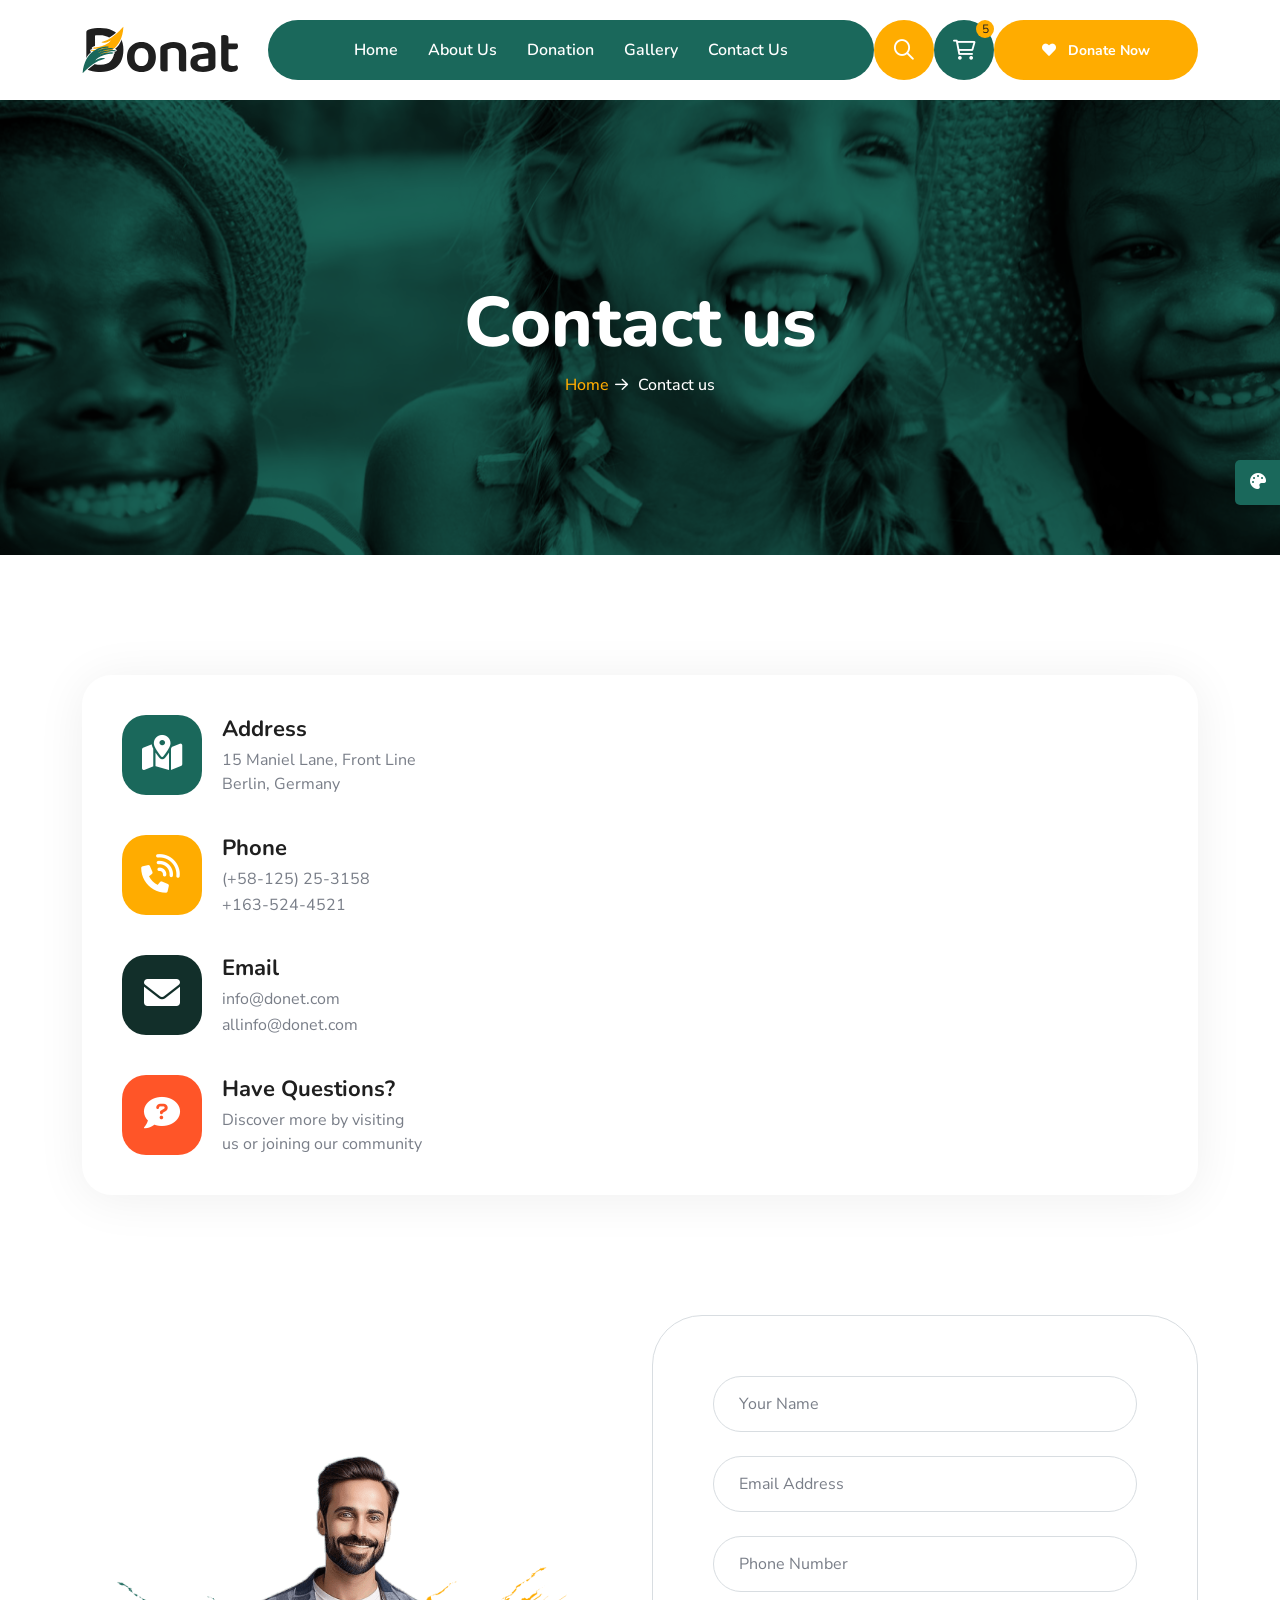
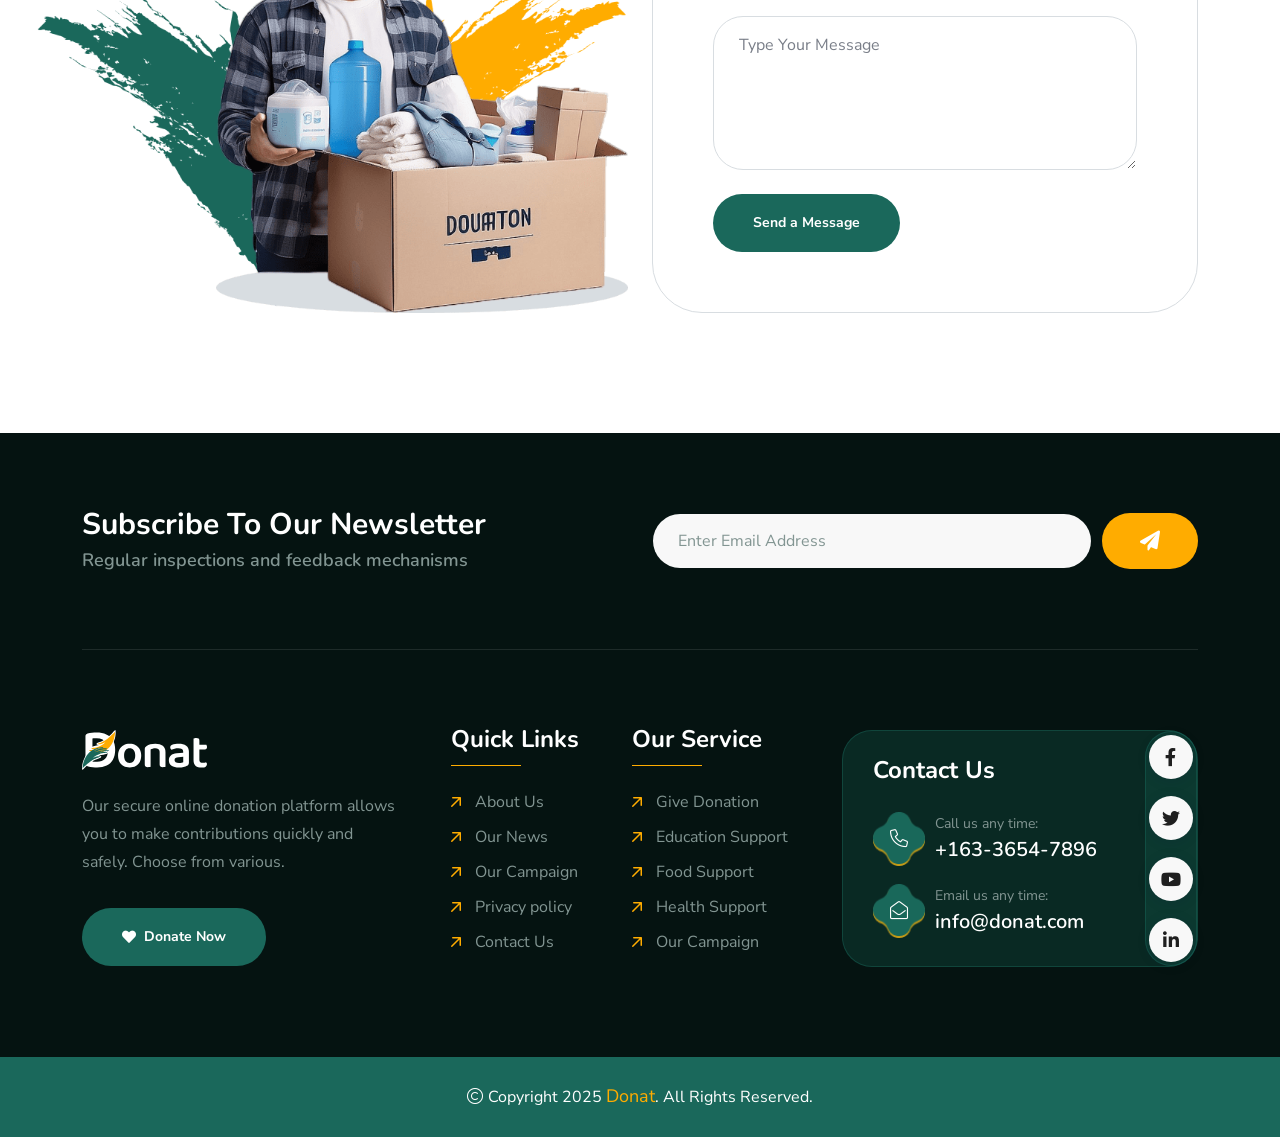
<file: contact.html>
<!doctype html>
<html class="no-js" lang="zxx" dir="ltr">



<head>
    <meta charset="utf-8">
    <meta http-equiv="x-ua-compatible" content="ie=edge">
    <title>Donat - Charity & Donation HTML Template - Contact us</title>
    <meta name="author" content="Donat">
    <meta name="description" content="Donat - Charity & Donation HTML Template">
    <meta name="keywords" content="Donat - Charity & Donation HTML Template">
    <meta name="robots" content="INDEX,FOLLOW">

    <!-- Mobile Specific Metas -->
    <meta name="viewport" content="width=device-width, initial-scale=1, shrink-to-fit=no">

    <!-- Favicons - Place favicon.ico in the root directory -->
    <link rel="apple-touch-icon" sizes="57x57" href="assets/img/favicons/apple-icon-57x57.png">
    <link rel="apple-touch-icon" sizes="60x60" href="assets/img/favicons/apple-icon-60x60.png">
    <link rel="apple-touch-icon" sizes="72x72" href="assets/img/favicons/apple-icon-72x72.png">
    <link rel="apple-touch-icon" sizes="76x76" href="assets/img/favicons/apple-icon-76x76.png">
    <link rel="apple-touch-icon" sizes="114x114" href="assets/img/favicons/apple-icon-114x114.png">
    <link rel="apple-touch-icon" sizes="120x120" href="assets/img/favicons/apple-icon-120x120.png">
    <link rel="apple-touch-icon" sizes="144x144" href="assets/img/favicons/apple-icon-144x144.png">
    <link rel="apple-touch-icon" sizes="152x152" href="assets/img/favicons/apple-icon-152x152.png">
    <link rel="apple-touch-icon" sizes="180x180" href="assets/img/favicons/apple-icon-180x180.png">
    <link rel="icon" type="image/png" sizes="192x192" href="assets/img/favicons/android-icon-192x192.png">
    <link rel="icon" type="image/png" sizes="32x32" href="assets/img/favicons/favicon-32x32.png">
    <link rel="icon" type="image/png" sizes="96x96" href="assets/img/favicons/favicon-96x96.png">
    <link rel="icon" type="image/png" sizes="16x16" href="assets/img/favicons/favicon-16x16.png">
    <link rel="manifest" href="assets/img/favicons/manifest.json">
    <meta name="msapplication-TileColor" content="#ffffff">
    <meta name="msapplication-TileImage" content="assets/img/favicons/ms-icon-144x144.png">
    <meta name="theme-color" content="#ffffff">

    <!--==============================
	  Google Fonts
	============================== -->
    <link rel="preconnect" href="https://fonts.googleapis.com/">
    <link rel="preconnect" href="https://fonts.gstatic.com/" crossorigin>
    <link href="https://fonts.googleapis.com/css2?family=Caveat:wght@400..700&amp;family=Nunito+Sans:ital,opsz,wght@0,6..12,200..1000;1,6..12,200..1000&amp;family=Nunito:ital,wght@0,200..1000;1,200..1000&amp;display=swap" rel="stylesheet">

    <!--==============================
	    All CSS File
	============================== -->
    <!-- Bootstrap -->
    <link rel="stylesheet" href="assets/css/bootstrap.min.css">
    <!-- Fontawesome Icon -->
    <link rel="stylesheet" href="assets/css/fontawesome.min.css">
    <!-- Magnific Popup -->
    <link rel="stylesheet" href="assets/css/magnific-popup.min.css">
    <!-- Swiper Js -->
    <link rel="stylesheet" href="assets/css/swiper-bundle.min.css">
    <!-- Theme Custom CSS -->
    <link rel="stylesheet" href="assets/css/style.css">

</head>

<body>

    <!--[if lte IE 9]>
    	<p class="browserupgrade">You are using an <strong>outdated</strong> browser. Please <a href="https://browsehappy.com/">upgrade your browser</a> to improve your experience and security.</p>
  	<![endif]-->


    <!--********************************
   		Code Start From Here 
	******************************** -->

    <!--==============================
     Preloader
  ==============================-->
    <div class="preloader ">
        <button class="th-btn style2 preloaderCls">Cancel Preloader </button>
        <div class="preloader-inner">
            <span class="loader">
                Donat
                <span class="loading-text">Donat</span>
            </span>
        </div>
    </div><!--==============================
    Sidemenu
============================== -->
    <div class="sidemenu-wrapper sidemenu-cart ">
        <div class="sidemenu-content">
            <button class="closeButton sideMenuCls"><i class="far fa-times"></i></button>
            <div class="widget woocommerce widget_shopping_cart">
                <h3 class="widget_title">Shopping cart</h3>
                <div class="widget_shopping_cart_content">
                    <ul class="woocommerce-mini-cart cart_list product_list_widget ">
                        <li class="woocommerce-mini-cart-item mini_cart_item">
                            <a href="#" class="remove remove_from_cart_button"><i class="far fa-times"></i></a>
                            <a href="#"><img src="assets/img/product/product_thumb_1_1.png" alt="Cart Image">Books</a>
                            <span class="quantity">1 ×
                                <span class="woocommerce-Price-amount amount">
                                    <span class="woocommerce-Price-currencySymbol">$</span>940.00</span>
                            </span>
                        </li>
                        <li class="woocommerce-mini-cart-item mini_cart_item">
                            <a href="#" class="remove remove_from_cart_button"><i class="far fa-times"></i></a>
                            <a href="#"><img src="assets/img/product/product_thumb_1_2.png" alt="Cart Image">Medicine</a>
                            <span class="quantity">1 ×
                                <span class="woocommerce-Price-amount amount">
                                    <span class="woocommerce-Price-currencySymbol">$</span>899.00</span>
                            </span>
                        </li>
                        <li class="woocommerce-mini-cart-item mini_cart_item">
                            <a href="#" class="remove remove_from_cart_button"><i class="far fa-times"></i></a>
                            <a href="#"><img src="assets/img/product/product_thumb_1_3.png" alt="Cart Image">Dress</a>
                            <span class="quantity">1 ×
                                <span class="woocommerce-Price-amount amount">
                                    <span class="woocommerce-Price-currencySymbol">$</span>756.00</span>
                            </span>
                        </li>
                        <li class="woocommerce-mini-cart-item mini_cart_item">
                            <a href="#" class="remove remove_from_cart_button"><i class="far fa-times"></i></a>
                            <a href="#"><img src="assets/img/product/product_thumb_1_4.png" alt="Cart Image">Chair</a>
                            <span class="quantity">1 ×
                                <span class="woocommerce-Price-amount amount">
                                    <span class="woocommerce-Price-currencySymbol">$</span>723.00</span>
                            </span>
                        </li>
                        <li class="woocommerce-mini-cart-item mini_cart_item">
                            <a href="#" class="remove remove_from_cart_button"><i class="far fa-times"></i></a>
                            <a href="#"><img src="assets/img/product/product_thumb_1_5.png" alt="Cart Image">Cloths</a>
                            <span class="quantity">1 ×
                                <span class="woocommerce-Price-amount amount">
                                    <span class="woocommerce-Price-currencySymbol">$</span>1080.00</span>
                            </span>
                        </li>
                    </ul>
                    <p class="woocommerce-mini-cart__total total">
                        <strong>Subtotal:</strong>
                        <span class="woocommerce-Price-amount amount">
                            <span class="woocommerce-Price-currencySymbol">$</span>4398.00</span>
                    </p>
                    <p class="woocommerce-mini-cart__buttons buttons">
                        <a href="cart.html" class="th-btn wc-forward">View cart</a>
                        <a href="checkout.html" class="th-btn checkout wc-forward">Checkout</a>
                    </p>
                </div>
            </div>
        </div>
    </div>
    <div class="popup-search-box d-none d-lg-block">
        <button class="searchClose"><i class="far fa-times"></i></button>
        <form action="#">
            <input type="text" placeholder="What are you looking for?">
            <button type="submit"><i class="fal fa-search"></i></button>
        </form>
    </div><!--==============================
    Mobile Menu
  ============================== -->
    <div class="th-menu-wrapper">
        <div class="th-menu-area text-center">
            <button class="th-menu-toggle"><i class="fal fa-times"></i></button>
            <div class="mobile-logo">
                <a href="index.html"><img src="assets/img/logo.svg" alt="Donat"></a>
            </div>
            <div class="th-mobile-menu">
                <ul>
                    <li>
                        <a href="index.html">Home</a>             
                    </li>
                    <li>
                        <a href="about.html">About Us</a>
                    </li>
                    <li>
                        <a href="donation.html">Donation</a>
                    </li>
                    <li>
                        <a href="gallery.html">Gallery</a>
                    </li>
                    <li>
                        <a href="contact.html">Contact Us</a>
                    </li>
                </ul>
            </div>
        </div>
    </div>
    <div class="color-scheme-wrap active">
        <button class="switchIcon"><i class="fa-solid fa-palette"></i></button>
        <h3 class="color-scheme-wrap-title text-center">Color Switcher</h3>
        <h4 class="color-scheme-wrap-subtitle text-center">Theme Color</h4>
        <div class="color-switch-btns">
            <button data-color="#1A685B"><i class="fa-solid fa-droplet"></i></button>
            <button data-color="#f34e3a"><i class="fa-solid fa-droplet"></i></button>
            <button data-color="#FF4857"><i class="fa-solid fa-droplet"></i></button>
            <button data-color="#3843C1"><i class="fa-solid fa-droplet"></i></button>
            <button data-color="#FF7E02"><i class="fa-solid fa-droplet"></i></button>
        </div>
        <h4 class="color-scheme-wrap-subtitle mt-20 text-center">Secondary Color</h4>
        <div class="secondary-color-switch-btns">
            <button data-secondary-color="#FFAC00"><i class="fa-solid fa-droplet"></i></button>
            <button data-secondary-color="#F41E1E"><i class="fa-solid fa-droplet"></i></button>
            <button data-secondary-color="#f34e3a"><i class="fa-solid fa-droplet"></i></button>
            <button data-secondary-color="#FF4857"><i class="fa-solid fa-droplet"></i></button>
            <button data-secondary-color="#3843C1"><i class="fa-solid fa-droplet"></i></button>
        </div>
    </div><!--==============================
	Header Area
==============================-->
    <header class="th-header header-layout1 onepage-nav">
        <div class="sticky-wrapper">
            <!-- Main Menu Area -->
            <div class="container">
                <div class="menu-area">
                    <div class="header-logo">
                        <a href="index.html"><img src="assets/img/logo.svg" alt="Donat"></a>
                    </div>
                    <div class="menu-area-wrap">
                        <nav class="main-menu d-none d-lg-block">
                            <ul>
                                <li class="">
                                    <a href="index.html">Home</a>             
                                </li>
                                <li>
                                    <a href="about.html">About Us</a>
                                </li>
                                <li>
                                    <a href="donation.html">Donation</a>
                                </li>
                                <li>
                                    <a href="gallery.html">Gallery</a>
                                </li>
                                <li>
                                    <a href="contact.html">Contact Us</a>
                                </li>
                            </ul>
                        </nav>
                        <p class="header-notice"><img class="me-1" src="assets/img/icon/heart-icon.svg" alt="img">Are you ready to help them? Let’s become a volunteers...</p>
                    </div>
                    <div class="header-button">
                        <button type="button" class="icon-btn style2 searchBoxToggler d-lg-block d-none"><i class="far fa-search"></i></button>
                        <button type="button" class="icon-btn sideMenuToggler">
                            <span class="badge">5</span>
                            <i class="fa-regular fa-cart-shopping"></i>
                        </button>
                        <a href="contact.html" class="th-btn style3 d-xl-block d-none"><i class="fas fa-heart me-2"></i> Donate Now</a>
                        <button type="button" class="icon-btn th-menu-toggle d-lg-none"><i class="far fa-bars"></i></button>
                    </div>
                </div>
            </div>
        </div>
    </header>


    <!--==============================
    Breadcumb
============================== -->
    <div class="breadcumb-wrapper " data-bg-src="assets/img/bg/breadcumb-bg.jpg" data-overlay="theme">
        <div class="container">
            <div class="breadcumb-content">
                <h1 class="breadcumb-title">Contact us</h1>
                <ul class="breadcumb-menu">
                    <li><a href="index.html">Home</a></li>
                    <li>Contact us</li>
                </ul>
            </div>
        </div>
    </div><!--==============================
Contact Area   
==============================-->
    <div class="space overflow-hidden contact-area-1 position-relative z-index-common" id="contact-sec">
        <div class="container">
            <div class="contact-wrap1">
                <div class="row gx-60 gy-40">
                    <div class="col-xl-4 col-lg-5">
                        <div class="contact-feature">
                            <div class="box-icon">
                                <i class="fas fa-map-location-dot"></i>
                            </div>
                            <div class="media-body">
                                <h3 class="box-title">Address</h3>
                                <p class="box-text">
                                    15 Maniel Lane, Front Line Berlin, Germany
                                </p>
                            </div>
                        </div>
                        <div class="contact-feature">
                            <div class="box-icon" data-theme-color="#FFAC00">
                                <i class="fas fa-phone-volume"></i>
                            </div>
                            <div class="media-body">
                                <h3 class="box-title">Phone</h3>
                                <p class="box-text"><a href="tel:16363599852">(+58-125) 25-3158</a></p>
                                <p class="box-text"><a href="tel:16363599852">+163-524-4521</a></p>
                            </div>
                        </div>
                        <div class="contact-feature">
                            <div class="box-icon" data-theme-color="#122F2A">
                                <i class="fas fa-envelope"></i>
                            </div>
                            <div class="media-body">
                                <h3 class="box-title">Email</h3>
                                <p class="box-text"><a href="mailto:info@donet.com">info@donet.com</a></p>
                                <p class="box-text"><a href="mailto:allinfo@donet.com">allinfo@donet.com</a></p>
                            </div>
                        </div>
                        <div class="contact-feature" data-theme-color="#FF5528">
                            <div class="box-icon">
                                <i class="fas fa-comment-question"></i>
                            </div>
                            <div class="media-body">
                                <h3 class="box-title">Have Questions?</h3>
                                <p class="box-text">Discover more by visiting us or joining our community</p>
                            </div>
                        </div>
                    </div>
                    <div class="col-xl-8 col-lg-7">
                        <div class="contact-map">
                            <iframe src="https://www.google.com/maps/embed?pb=!1m18!1m12!1m3!1d3644.7310056272386!2d89.2286059153658!3d24.00527418490799!2m3!1f0!2f0!3f0!3m2!1i1024!2i768!4f13.1!3m3!1m2!1s0x39fe9b97badc6151%3A0x30b048c9fb2129bc!2sAngfuztheme!5e0!3m2!1sen!2sbd!4v1651028958211!5m2!1sen!2sbd" allowfullscreen="" loading="lazy"></iframe>
                        </div>
                    </div>
                </div>
            </div>
            <div class="contact-page-form-wrap space-top">
                <div class="row gy-40">
                    <div class="col-xl-6 align-self-end">
                        <div class="contact-thumb1-1">
                            <img src="assets/img/normal/contact_1_1.png" alt="img">
                        </div>
                    </div>
                    <div class="col-xl-6">
                        <!--==============================
Contact Area  
==============================-->
                        <div class="contact-form-v1 contact-page-form">
                            <form action="https://html.themehour.net/donat/demo/mail.php" method="POST" class="contact-form style-border ajax-contact">
                                <div class="row">
                                    <div class="form-group style-border col-12">
                                        <input type="text" class="form-control" name="name" id="name" placeholder="Your Name">
                                    </div>
                                    <div class="form-group style-border col-12">
                                        <input type="email" class="form-control" name="email" id="email" placeholder="Email Address">
                                    </div>
                                    <div class="form-group style-border col-12">
                                        <input type="number" class="form-control" name="number" id="number" placeholder="Phone Number">
                                    </div>
                                    <div class="form-group style-border col-12">
                                        <textarea name="message" id="message" cols="30" rows="3" class="form-control" placeholder="Type Your Message"></textarea>
                                    </div>
                                    <div class="form-btn col-12">
                                        <button class="th-btn">Send a Message</button>
                                    </div>
                                </div>
                                <p class="form-messages mb-0 mt-3"></p>
                            </form>
                        </div>
                    </div>
                </div>
            </div>
        </div>
    </div>
    <!--==============================
	Footer Area
==============================-->
    <footer class="footer-wrapper footer-default" data-bg-src="assets/img/bg/footer-default-bg-mask.png">
        <div class="footer-bg-shape2 shape-mockup jump" data-top="20%" data-right="0">
            <img src="assets/img/shape/footer-bg-shape3.png" alt="img">
        </div>
        <div class="footer-bg-shape3 shape-mockup d-none" data-bottom="0" data-right="0">
            <img src="assets/img/shape/footer-bg-shape2.png" alt="img">
        </div>
        <div class="footer-top">
            <div class="container">
                <div class="subscribe-box">
                    <div class="row gy-40 align-items-center justify-content-center">
                        <div class="col-xl-6">
                            <h4 class="subscribe-box_title">Subscribe to Our Newsletter</h4>
                            <p class="subscribe-box_text">Regular inspections and feedback mechanisms</p>
                        </div>
                        <div class="col-xl-6 col-lg-8">
                            <form class="newsletter-form">
                                <div class="form-group">
                                    <input class="form-control" type="email" placeholder="Enter Email Address" required="">
                                </div>
                                <button type="submit" class="th-btn style3"><i class="fas fa-paper-plane"></i></button>
                            </form>
                        </div>
                    </div>
                </div>
            </div>
        </div>
        <div class="widget-area">
            <div class="container">
                <div class="row justify-content-between">
                    <div class="col-md-6 col-xl-auto">
                        <div class="widget footer-widget">
                            <div class="th-widget-about">
                                <div class="about-logo">
                                    <a href="index.html"><img src="assets/img/logo-white.svg" alt="Donat"></a>
                                </div>
                                <p class="about-text"> Our secure online donation platform allows you to make contributions quickly and safely. Choose from various.</p>
                                <a href="contact.html" class="th-btn"><i class="fas fa-heart me-2"></i> Donate Now</a>
                            </div>
                        </div>
                    </div>
                    <div class="col-sm-6 col-xl-auto">
                        <div class="widget widget_nav_menu footer-widget">
                            <h3 class="widget_title">Quick Links</h3>
                            <div class="menu-all-pages-container">
                                <ul class="menu">
                                    <li><a href="about.html">About Us</a></li>
                                    <li><a href="blog.html">Our News</a></li>
                                    <li><a href="about.html">Our Campaign</a></li>
                                    <li><a href="contact.html">Privacy policy</a></li>
                                    <li><a href="contact.html">Contact Us</a></li>
                                </ul>
                            </div>
                        </div>
                    </div>
                    <div class="col-sm-6 col-xl-auto">
                        <div class="widget widget_nav_menu footer-widget">
                            <h3 class="widget_title">Our Service</h3>
                            <div class="menu-all-pages-container">
                                <ul class="menu">
                                    <li><a href="donate-now.html">Give Donation</a></li>
                                    <li><a href="faq.html">Education Support</a></li>
                                    <li><a href="faq.html">Food Support</a></li>
                                    <li><a href="faq.html">Health Support</a></li>
                                    <li><a href="gallery.html">Our Campaign </a></li>
                                </ul>
                            </div>
                        </div>
                    </div>
                    <div class="col-md-6 col-xl-auto">
                        <div class="widget footer-widget">
                            <div class="th-widget-contact">
                                <h3 class="widget_title">Contact Us</h3>
                                <div class="info-card">
                                    <div class="box-icon">
                                        <i class="fal fa-phone"></i>
                                        <div class="bg-shape1" data-mask-src="assets/img/shape/info_card_icon_bg_shape_1_1.png"></div>
                                        <div class="bg-shape2" data-mask-src="assets/img/shape/info_card_icon_bg_shape_1_1.png"></div>
                                    </div>
                                    <div class="box-content">
                                        <p class="box-text">Call us any time:</p>
                                        <h4 class="box-title"><a href="tel:16336547896">+163-3654-7896</a></h4>
                                    </div>
                                </div>
                                <div class="info-card">
                                    <div class="box-icon">
                                        <i class="fal fa-envelope-open"></i>
                                        <div class="bg-shape1" data-mask-src="assets/img/shape/info_card_icon_bg_shape_1_1.png"></div>
                                        <div class="bg-shape2" data-mask-src="assets/img/shape/info_card_icon_bg_shape_1_1.png"></div>
                                    </div>
                                    <div class="box-content">
                                        <p class="box-text">Email us any time:</p>
                                        <h4 class="box-title"><a href="mailto:info@donat.com">info@donat.com</a></h4>
                                    </div>
                                </div>
                                <div class="th-social style2">
                                    <a href="https://www.facebook.com/"><i class="fab fa-facebook-f"></i></a>
                                    <a href="https://www.twitter.com/"><i class="fab fa-twitter"></i></a>
                                    <a href="https://www.youtube.com/"><i class="fab fa-youtube"></i></a>
                                    <a href="https://www.linkedin.com/"><i class="fab fa-linkedin-in"></i></a>
                                </div>
                            </div>
                        </div>
                    </div>
                </div>
            </div>
        </div>
        <div class="copyright-wrap">
            <div class="container">
                <div class="row justify-content-center gy-3 align-items-center">
                    <div class="col-lg-12">
                        <p class="copyright-text text-center">
                            <i class="fal fa-copyright"></i> Copyright 2025 <a href="index.html">Donat</a>. All Rights Reserved.
                        </p>
                    </div>
                </div>
            </div>
        </div>
    </footer>

    <!--********************************
			Code End  Here 
	******************************** -->

    <!-- Scroll To Top -->
    <div class="scroll-top">
        <svg class="progress-circle svg-content" width="100%" height="100%" viewBox="-1 -1 102 102">
            <path d="M50,1 a49,49 0 0,1 0,98 a49,49 0 0,1 0,-98" style="transition: stroke-dashoffset 10ms linear 0s; stroke-dasharray: 307.919, 307.919; stroke-dashoffset: 307.919;"></path>
        </svg>
    </div>

    <!--==============================
    All Js File
============================== -->
    <!-- Jquery -->
    <script src="assets/js/vendor/jquery-3.7.1.min.js"></script>
    <!-- Swiper Js -->
    <script src="assets/js/swiper-bundle.min.js"></script>
    <!-- Bootstrap -->
    <script src="assets/js/bootstrap.min.js"></script>
    <!-- Magnific Popup -->
    <script src="assets/js/jquery.magnific-popup.min.js"></script>
    <!-- Counter Up -->
    <script src="assets/js/jquery.counterup.min.js"></script>
    <!-- Range Slider -->
    <script src="assets/js/jquery-ui.min.js"></script>
    <!-- Isotope Filter -->
    <script src="assets/js/imagesloaded.pkgd.min.js"></script>
    <script src="assets/js/isotope.pkgd.min.js"></script>

    <!-- Main Js File -->
    <script src="assets/js/main.js"></script>
</body>



</html>
</file>
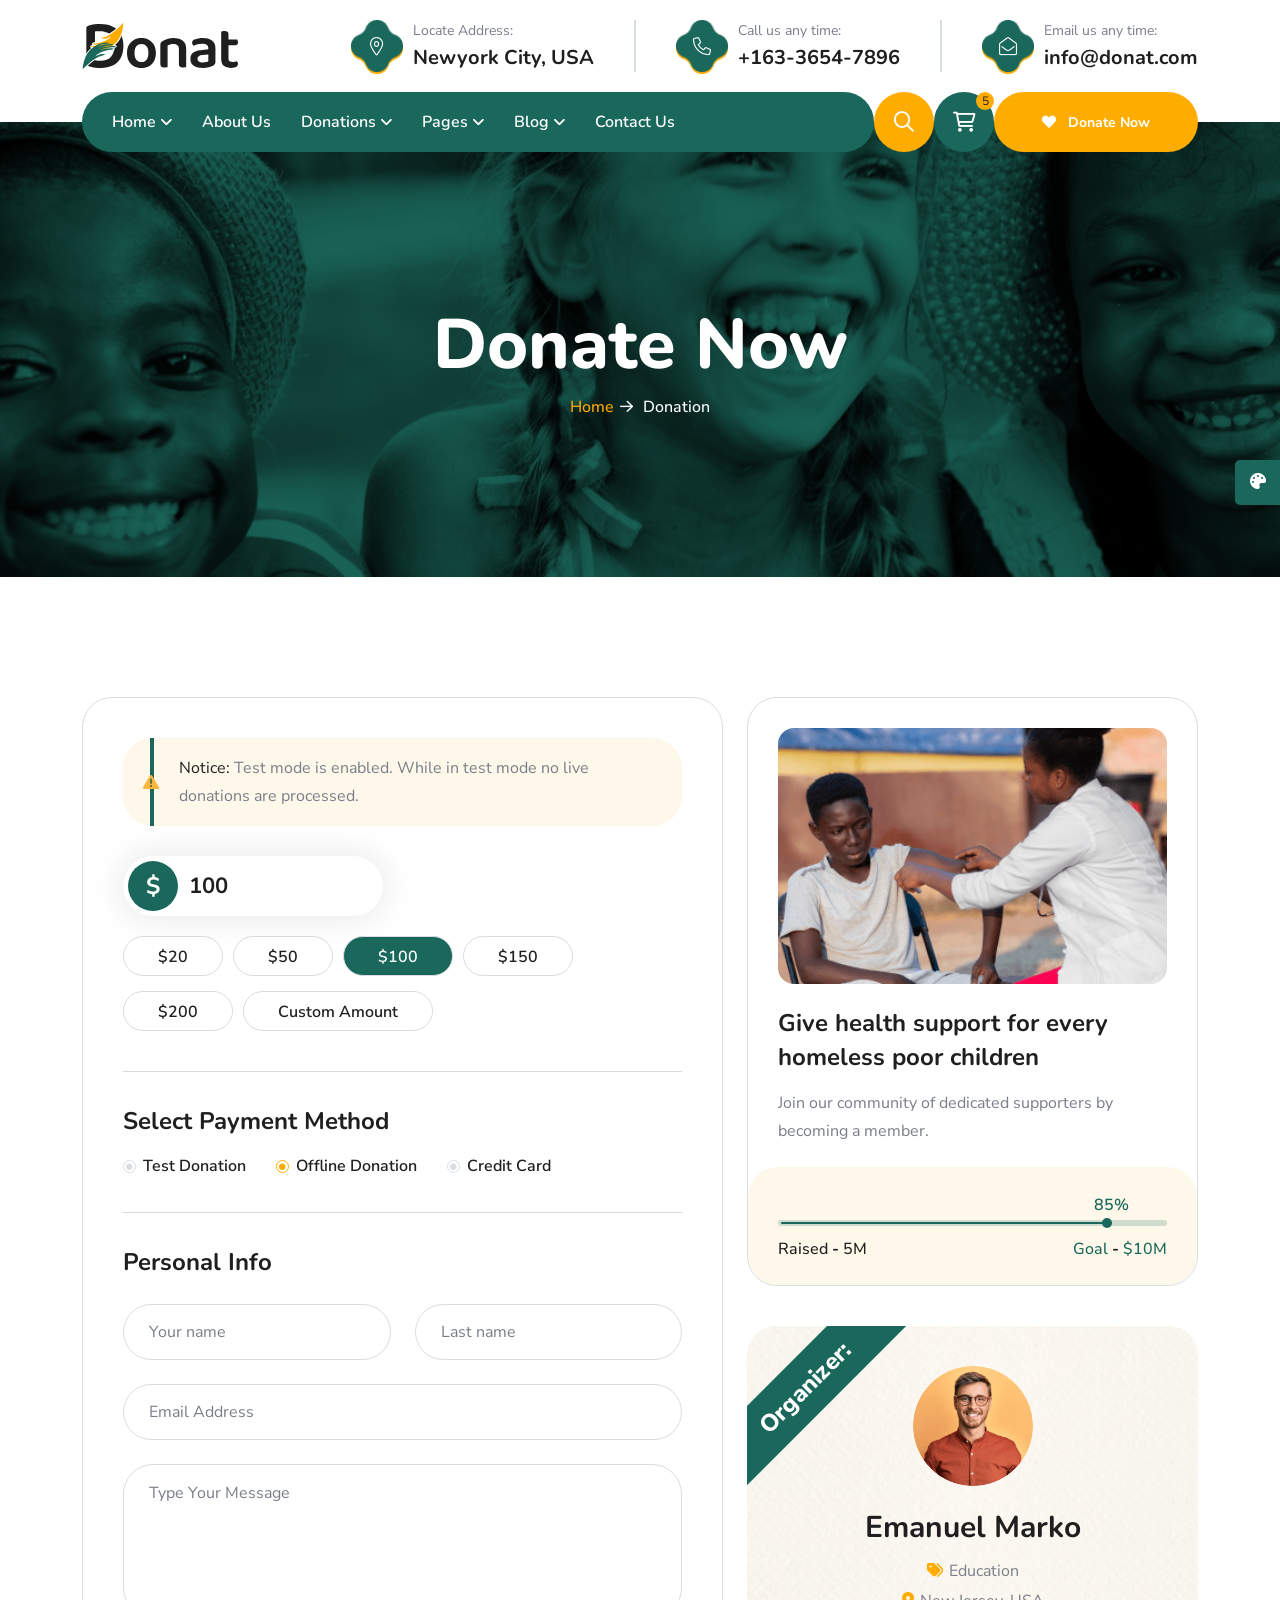
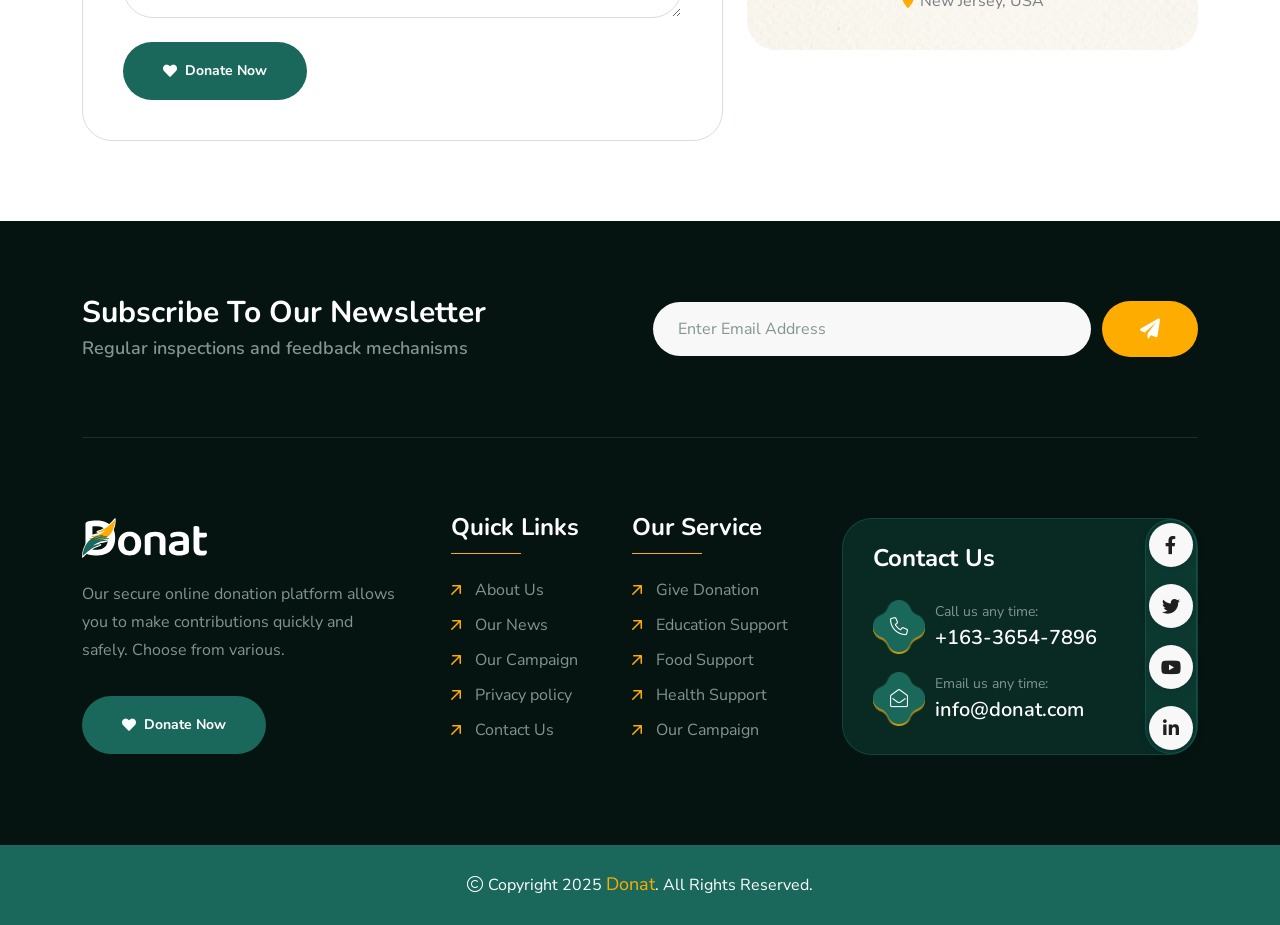
<file: donate-now.html>
<!doctype html>
<html class="no-js" lang="zxx" dir="ltr">



<head>
    <meta charset="utf-8">
    <meta http-equiv="x-ua-compatible" content="ie=edge">
    <title>Donat - Charity & Donation HTML Template - Donate Now</title>
    <meta name="author" content="Donat">
    <meta name="description" content="Donat - Charity & Donation HTML Template">
    <meta name="keywords" content="Donat - Charity & Donation HTML Template">
    <meta name="robots" content="INDEX,FOLLOW">

    <!-- Mobile Specific Metas -->
    <meta name="viewport" content="width=device-width, initial-scale=1, shrink-to-fit=no">

    <!-- Favicons - Place favicon.ico in the root directory -->
    <link rel="apple-touch-icon" sizes="57x57" href="assets/img/favicons/apple-icon-57x57.png">
    <link rel="apple-touch-icon" sizes="60x60" href="assets/img/favicons/apple-icon-60x60.png">
    <link rel="apple-touch-icon" sizes="72x72" href="assets/img/favicons/apple-icon-72x72.png">
    <link rel="apple-touch-icon" sizes="76x76" href="assets/img/favicons/apple-icon-76x76.png">
    <link rel="apple-touch-icon" sizes="114x114" href="assets/img/favicons/apple-icon-114x114.png">
    <link rel="apple-touch-icon" sizes="120x120" href="assets/img/favicons/apple-icon-120x120.png">
    <link rel="apple-touch-icon" sizes="144x144" href="assets/img/favicons/apple-icon-144x144.png">
    <link rel="apple-touch-icon" sizes="152x152" href="assets/img/favicons/apple-icon-152x152.png">
    <link rel="apple-touch-icon" sizes="180x180" href="assets/img/favicons/apple-icon-180x180.png">
    <link rel="icon" type="image/png" sizes="192x192" href="assets/img/favicons/android-icon-192x192.png">
    <link rel="icon" type="image/png" sizes="32x32" href="assets/img/favicons/favicon-32x32.png">
    <link rel="icon" type="image/png" sizes="96x96" href="assets/img/favicons/favicon-96x96.png">
    <link rel="icon" type="image/png" sizes="16x16" href="assets/img/favicons/favicon-16x16.png">
    <link rel="manifest" href="assets/img/favicons/manifest.json">
    <meta name="msapplication-TileColor" content="#ffffff">
    <meta name="msapplication-TileImage" content="assets/img/favicons/ms-icon-144x144.png">
    <meta name="theme-color" content="#ffffff">

    <!--==============================
	  Google Fonts
	============================== -->
    <link rel="preconnect" href="https://fonts.googleapis.com/">
    <link rel="preconnect" href="https://fonts.gstatic.com/" crossorigin>
    <link href="https://fonts.googleapis.com/css2?family=Caveat:wght@400..700&amp;family=Nunito+Sans:ital,opsz,wght@0,6..12,200..1000;1,6..12,200..1000&amp;family=Nunito:ital,wght@0,200..1000;1,200..1000&amp;display=swap" rel="stylesheet">

    <!--==============================
	    All CSS File
	============================== -->
    <!-- Bootstrap -->
    <link rel="stylesheet" href="assets/css/bootstrap.min.css">
    <!-- Fontawesome Icon -->
    <link rel="stylesheet" href="assets/css/fontawesome.min.css">
    <!-- Magnific Popup -->
    <link rel="stylesheet" href="assets/css/magnific-popup.min.css">
    <!-- Swiper Js -->
    <link rel="stylesheet" href="assets/css/swiper-bundle.min.css">
    <!-- Theme Custom CSS -->
    <link rel="stylesheet" href="assets/css/style.css">

</head>

<body>

    <!--[if lte IE 9]>
    	<p class="browserupgrade">You are using an <strong>outdated</strong> browser. Please <a href="https://browsehappy.com/">upgrade your browser</a> to improve your experience and security.</p>
  	<![endif]-->


    <!--********************************
   		Code Start From Here 
	******************************** -->

    <!--==============================
     Preloader
  ==============================-->
    <div class="preloader ">
        <button class="th-btn style2 preloaderCls">Cancel Preloader </button>
        <div class="preloader-inner">
            <span class="loader">
                Donat
                <span class="loading-text">Donat</span>
            </span>
        </div>
    </div><!--==============================
    Sidemenu
============================== -->
    <div class="sidemenu-wrapper sidemenu-cart ">
        <div class="sidemenu-content">
            <button class="closeButton sideMenuCls"><i class="far fa-times"></i></button>
            <div class="widget woocommerce widget_shopping_cart">
                <h3 class="widget_title">Shopping cart</h3>
                <div class="widget_shopping_cart_content">
                    <ul class="woocommerce-mini-cart cart_list product_list_widget ">
                        <li class="woocommerce-mini-cart-item mini_cart_item">
                            <a href="#" class="remove remove_from_cart_button"><i class="far fa-times"></i></a>
                            <a href="#"><img src="assets/img/product/product_thumb_1_1.png" alt="Cart Image">Books</a>
                            <span class="quantity">1 ×
                                <span class="woocommerce-Price-amount amount">
                                    <span class="woocommerce-Price-currencySymbol">$</span>940.00</span>
                            </span>
                        </li>
                        <li class="woocommerce-mini-cart-item mini_cart_item">
                            <a href="#" class="remove remove_from_cart_button"><i class="far fa-times"></i></a>
                            <a href="#"><img src="assets/img/product/product_thumb_1_2.png" alt="Cart Image">Medicine</a>
                            <span class="quantity">1 ×
                                <span class="woocommerce-Price-amount amount">
                                    <span class="woocommerce-Price-currencySymbol">$</span>899.00</span>
                            </span>
                        </li>
                        <li class="woocommerce-mini-cart-item mini_cart_item">
                            <a href="#" class="remove remove_from_cart_button"><i class="far fa-times"></i></a>
                            <a href="#"><img src="assets/img/product/product_thumb_1_3.png" alt="Cart Image">Dress</a>
                            <span class="quantity">1 ×
                                <span class="woocommerce-Price-amount amount">
                                    <span class="woocommerce-Price-currencySymbol">$</span>756.00</span>
                            </span>
                        </li>
                        <li class="woocommerce-mini-cart-item mini_cart_item">
                            <a href="#" class="remove remove_from_cart_button"><i class="far fa-times"></i></a>
                            <a href="#"><img src="assets/img/product/product_thumb_1_4.png" alt="Cart Image">Chair</a>
                            <span class="quantity">1 ×
                                <span class="woocommerce-Price-amount amount">
                                    <span class="woocommerce-Price-currencySymbol">$</span>723.00</span>
                            </span>
                        </li>
                        <li class="woocommerce-mini-cart-item mini_cart_item">
                            <a href="#" class="remove remove_from_cart_button"><i class="far fa-times"></i></a>
                            <a href="#"><img src="assets/img/product/product_thumb_1_5.png" alt="Cart Image">Cloths</a>
                            <span class="quantity">1 ×
                                <span class="woocommerce-Price-amount amount">
                                    <span class="woocommerce-Price-currencySymbol">$</span>1080.00</span>
                            </span>
                        </li>
                    </ul>
                    <p class="woocommerce-mini-cart__total total">
                        <strong>Subtotal:</strong>
                        <span class="woocommerce-Price-amount amount">
                            <span class="woocommerce-Price-currencySymbol">$</span>4398.00</span>
                    </p>
                    <p class="woocommerce-mini-cart__buttons buttons">
                        <a href="cart.html" class="th-btn wc-forward">View cart</a>
                        <a href="checkout.html" class="th-btn checkout wc-forward">Checkout</a>
                    </p>
                </div>
            </div>
        </div>
    </div>
    <div class="popup-search-box d-none d-lg-block">
        <button class="searchClose"><i class="far fa-times"></i></button>
        <form action="#">
            <input type="text" placeholder="What are you looking for?">
            <button type="submit"><i class="fal fa-search"></i></button>
        </form>
    </div><!--==============================
    Mobile Menu
  ============================== -->
    <div class="th-menu-wrapper">
        <div class="th-menu-area text-center">
            <button class="th-menu-toggle"><i class="fal fa-times"></i></button>
            <div class="mobile-logo">
                <a href="index.html"><img src="assets/img/logo.svg" alt="Donat"></a>
            </div>
            <div class="th-mobile-menu">
                <ul>
                    <li class="menu-item-has-children">
                        <a href="index.html">Home</a>
                        <ul class="sub-menu">
                            <li class="menu-item-has-children">
                                <a href="#">Multipage</a>
                                <ul class="sub-menu">
                                    <li><a href="index.html">Home One</a></li>
                                    <li><a href="home-2.html">Home Two</a></li>
                                    <li><a href="home-3.html">Home Three</a></li>
                                    <li><a href="home-4.html">Home Four</a></li>
                                    <li><a href="home-5.html">Home Five</a></li>
                                </ul>
                            </li>
                            <li class="menu-item-has-children">
                                <a href="#">Onepage</a>
                                <ul class="sub-menu">
                                    <li><a href="home-1-op.html">Home One</a></li>
                                    <li><a href="home-2-op.html">Home Two</a></li>
                                    <li><a href="home-3-op.html">Home Three</a></li>
                                    <li><a href="home-4-op.html">Home Four</a></li>
                                    <li><a href="home-5-op.html">Home Five</a></li>
                                </ul>
                            </li>
                            <li class="menu-item-has-children">
                                <a href="#">RTL</a>
                                <ul class="sub-menu">
                                    <li><a href="home-1-rtl.html">Home One</a></li>
                                    <li><a href="home-2-rtl.html">Home Two</a></li>
                                    <li><a href="home-3-rtl.html">Home Three</a></li>
                                    <li><a href="home-4-rtl.html">Home Four</a></li>
                                    <li><a href="home-5-rtl.html">Home Five</a></li>
                                </ul>
                            </li>
                        </ul>
                    </li>
                    <li><a href="about.html">About Us</a></li>
                    <li class="menu-item-has-children">
                        <a href="#">Donations</a>
                        <ul class="sub-menu">
                            <li><a href="donation.html">Donations</a></li>
                            <li><a href="donation-details.html">Donation Details</a></li>
                            <li><a href="donate-now.html">Donate Now</a></li>
                        </ul>
                    </li>
                    <li class="menu-item-has-children">
                        <a href="#">Pages</a>
                        <ul class="sub-menu">
                            <li class="menu-item-has-children">
                                <a href="#">Shop</a>
                                <ul class="sub-menu">
                                    <li><a href="shop.html">Shop</a></li>
                                    <li><a href="shop-details.html">Shop Details</a></li>
                                    <li><a href="cart.html">Cart Page</a></li>
                                    <li><a href="checkout.html">Checkout</a></li>
                                    <li><a href="wishlist.html">Wishlist</a></li>
                                </ul>
                            </li>
                            <li><a href="team.html">Volunteers</a></li>
                            <li><a href="team-details.html">Volunteer Details</a></li>
                            <li><a href="add-team.html">Become A Volunteer</a></li>
                            <li><a href="gallery.html">Gallery</a></li>
                            <li><a href="pricing.html">Pricing</a></li>
                            <li><a href="faq.html">FAQS</a></li>
                            <li><a href="testimonial.html">Testimonials</a></li>
                            <li><a href="error.html">Error Page</a></li>
                        </ul>
                    </li>
                    <li class="menu-item-has-children">
                        <a href="#">Blog</a>
                        <ul class="sub-menu">
                            <li><a href="blog.html">Blog</a></li>
                            <li><a href="blog-details.html">Blog Details</a></li>
                        </ul>
                    </li>
                    <li>
                        <a href="contact.html">Contact Us</a>
                    </li>
                </ul>
            </div>
        </div>
    </div>
    <div class="color-scheme-wrap active">
        <button class="switchIcon"><i class="fa-solid fa-palette"></i></button>
        <h3 class="color-scheme-wrap-title text-center">Color Switcher</h3>
        <h4 class="color-scheme-wrap-subtitle text-center">Theme Color</h4>
        <div class="color-switch-btns">
            <button data-color="#1A685B"><i class="fa-solid fa-droplet"></i></button>
            <button data-color="#f34e3a"><i class="fa-solid fa-droplet"></i></button>
            <button data-color="#FF4857"><i class="fa-solid fa-droplet"></i></button>
            <button data-color="#3843C1"><i class="fa-solid fa-droplet"></i></button>
            <button data-color="#FF7E02"><i class="fa-solid fa-droplet"></i></button>
        </div>
        <h4 class="color-scheme-wrap-subtitle mt-20 text-center">Secondary Color</h4>
        <div class="secondary-color-switch-btns">
            <button data-secondary-color="#FFAC00"><i class="fa-solid fa-droplet"></i></button>
            <button data-secondary-color="#F41E1E"><i class="fa-solid fa-droplet"></i></button>
            <button data-secondary-color="#f34e3a"><i class="fa-solid fa-droplet"></i></button>
            <button data-secondary-color="#FF4857"><i class="fa-solid fa-droplet"></i></button>
            <button data-secondary-color="#3843C1"><i class="fa-solid fa-droplet"></i></button>
        </div>
    </div><!--==============================
	Header Area
==============================-->
    <header class="th-header header-default">
        <div class="menu-top">
            <div class="container">
                <div class="row justify-content-center justify-content-lg-between align-items-center gy-2">
                    <div class="col-auto d-none d-lg-block">
                        <div class="header-logo">
                            <a href="index.html"><img src="assets/img/logo.svg" alt="Donat"></a>
                        </div>
                    </div>
                    <div class="col-auto d-none d-md-block">
                        <div class="info-card-wrap">
                            <div class="info-card">
                                <div class="box-icon">
                                    <i class="fal fa-map-marker-alt"></i>
                                    <div class="bg-shape1" data-mask-src="assets/img/shape/info_card_icon_bg_shape_1_1.png"></div>
                                    <div class="bg-shape2" data-mask-src="assets/img/shape/info_card_icon_bg_shape_1_1.png"></div>
                                </div>
                                <div class="box-content">
                                    <p class="box-text">Locate Address:</p>
                                    <h4 class="box-title"><a href="https://www.google.com/maps">Newyork City, USA</a></h4>
                                </div>
                            </div>
                            <div class="info-card">
                                <div class="box-icon">
                                    <i class="fal fa-phone"></i>
                                    <div class="bg-shape1" data-mask-src="assets/img/shape/info_card_icon_bg_shape_1_1.png"></div>
                                    <div class="bg-shape2" data-mask-src="assets/img/shape/info_card_icon_bg_shape_1_1.png"></div>
                                </div>
                                <div class="box-content">
                                    <p class="box-text">Call us any time:</p>
                                    <h4 class="box-title"><a href="tel:16336547896">+163-3654-7896</a></h4>
                                </div>
                            </div>
                            <div class="info-card">
                                <div class="box-icon">
                                    <i class="fal fa-envelope-open"></i>
                                    <div class="bg-shape1" data-mask-src="assets/img/shape/info_card_icon_bg_shape_1_1.png"></div>
                                    <div class="bg-shape2" data-mask-src="assets/img/shape/info_card_icon_bg_shape_1_1.png"></div>
                                </div>
                                <div class="box-content">
                                    <p class="box-text">Email us any time:</p>
                                    <h4 class="box-title"><a href="mailto:info@donat.com">info@donat.com</a></h4>
                                </div>
                            </div>
                        </div>
                    </div>
                    <div class="col-auto header-social-col">
                        <div class="th-social">
                            <a href="https://www.facebook.com/"><i class="fab fa-facebook-f"></i></a>
                            <a href="https://www.twitter.com/"><i class="fab fa-twitter"></i></a>
                            <a href="https://www.youtube.com/"><i class="fab fa-youtube"></i></a>
                            <a href="https://www.linkedin.com/"><i class="fab fa-linkedin-in"></i></a>
                        </div>
                    </div>
                </div>
            </div>
        </div>
        <div class="sticky-wrapper">
            <!-- Main Menu Area -->
            <div class="container">
                <div class="menu-area">
                    <div class="menu-area-wrap">
                        <div class="col-auto d-inline-block d-lg-none">
                            <div class="header-logo">
                                <a href="index.html"><img src="assets/img/logo-white.svg" alt="Donat"></a>
                            </div>
                        </div>
                        <nav class="main-menu d-none d-lg-block">
                            <ul>
                                <li class="menu-item-has-children">
                                    <a href="index.html">Home</a>
                                    <ul class="mega-menu mega-menu-content">
                                        <li>
                                            <div class="container">
                                                <div class="row gy-4">
                                                    <div class="col-lg-4">
                                                        <div class="mega-menu-box">
                                                            <div class="mega-menu-img">
                                                                <img src="assets/img/pages/index.jpg" alt="Home One">
                                                                <div class="btn-wrap">
                                                                    <a href="index.html" class="th-btn ">Multipage</a>
                                                                    <a href="home-1-op.html" class="th-btn ">Onepage</a>
                                                                    <a href="home-1-rtl.html" class="th-btn ">RTL</a>
                                                                </div>
                                                            </div>
                                                            <h3 class="mega-menu-title"><a href="index.html">Home One</a></h3>
                                                        </div>
                                                    </div>
                                                    <div class="col-lg-4">
                                                        <div class="mega-menu-box">
                                                            <div class="mega-menu-img">
                                                                <img src="assets/img/pages/home-2.jpg" alt="Home Two">
                                                                <div class="btn-wrap">
                                                                    <a href="home-2.html" class="th-btn ">Multipage</a>
                                                                    <a href="home-2-op.html" class="th-btn ">Onepage</a>
                                                                    <a href="home-2-rtl.html" class="th-btn ">RTL</a>
                                                                </div>
                                                            </div>
                                                            <h3 class="mega-menu-title"><a href="home-2.html">Home Two</a></h3>
                                                        </div>
                                                    </div>
                                                    <div class="col-lg-4">
                                                        <div class="mega-menu-box">
                                                            <div class="mega-menu-img">
                                                                <img src="assets/img/pages/home-3.jpg" alt="Home Three">
                                                                <div class="btn-wrap">
                                                                    <a href="home-3.html" class="th-btn ">Multipage</a>
                                                                    <a href="home-3-op.html" class="th-btn ">Onepage</a>
                                                                    <a href="home-3-rtl.html" class="th-btn ">RTL</a>
                                                                </div>
                                                            </div>
                                                            <h3 class="mega-menu-title"><a href="home-3.html">Home Three</a></h3>
                                                        </div>
                                                    </div>
                                                    <div class="col-lg-4">
                                                        <div class="mega-menu-box">
                                                            <div class="mega-menu-img">
                                                                <img src="assets/img/pages/home-4.jpg" alt="Home Four">
                                                                <div class="btn-wrap">
                                                                    <a href="home-4.html" class="th-btn ">Multipage</a>
                                                                    <a href="home-4-op.html" class="th-btn ">Onepage</a>
                                                                    <a href="home-4-rtl.html" class="th-btn ">RTL</a>
                                                                </div>
                                                            </div>
                                                            <h3 class="mega-menu-title"><a href="home-4.html">Home Four</a></h3>
                                                        </div>
                                                    </div>
                                                    <div class="col-lg-4">
                                                        <div class="mega-menu-box">
                                                            <div class="mega-menu-img">
                                                                <img src="assets/img/pages/home-5.jpg" alt="Home Five">
                                                                <div class="btn-wrap">
                                                                    <a href="home-5.html" class="th-btn ">Multipage</a>
                                                                    <a href="home-5-op.html" class="th-btn ">Onepage</a>
                                                                    <a href="home-5-rtl.html" class="th-btn ">RTL</a>
                                                                </div>
                                                            </div>
                                                            <h3 class="mega-menu-title"><a href="home-5.html">Home Five</a></h3>
                                                        </div>
                                                    </div>
                                                </div>
                                            </div>
                                        </li>
                                    </ul>
                                </li>
                                <li><a href="about.html">About Us</a></li>
                                <li class="menu-item-has-children">
                                    <a href="#">Donations</a>
                                    <ul class="sub-menu">
                                        <li><a href="donation.html">Donations</a></li>
                                        <li><a href="donation-details.html">Donation Details</a></li>
                                        <li><a href="donate-now.html">Donate Now</a></li>
                                    </ul>
                                </li>
                                <li class="menu-item-has-children">
                                    <a href="#">Pages</a>
                                    <ul class="sub-menu">
                                        <li class="menu-item-has-children">
                                            <a href="#">Shop</a>
                                            <ul class="sub-menu">
                                                <li><a href="shop.html">Shop</a></li>
                                                <li><a href="shop-details.html">Shop Details</a></li>
                                                <li><a href="cart.html">Cart Page</a></li>
                                                <li><a href="checkout.html">Checkout</a></li>
                                                <li><a href="wishlist.html">Wishlist</a></li>
                                            </ul>
                                        </li>
                                        <li><a href="team.html">Volunteers</a></li>
                                        <li><a href="team-details.html">Volunteer Details</a></li>
                                        <li><a href="add-team.html">Become A Volunteer</a></li>
                                        <li><a href="gallery.html">Gallery</a></li>
                                        <li><a href="pricing.html">Pricing</a></li>
                                        <li><a href="faq.html">FAQS</a></li>
                                        <li><a href="testimonial.html">Testimonials</a></li>
                                        <li><a href="error.html">Error Page</a></li>
                                    </ul>
                                </li>
                                <li class="menu-item-has-children">
                                    <a href="#">Blog</a>
                                    <ul class="sub-menu">
                                        <li><a href="blog.html">Blog</a></li>
                                        <li><a href="blog-details.html">Blog Details</a></li>
                                    </ul>
                                </li>
                                <li>
                                    <a href="contact.html">Contact Us</a>
                                </li>
                            </ul>
                        </nav>
                        <p class="header-notice"><img class="me-1" src="assets/img/icon/heart-icon.svg" alt="img">Are you ready to help them? Let’s become a volunteers...</p>
                    </div>
                    <div class="header-button">
                        <button type="button" class="icon-btn style2 searchBoxToggler d-lg-block d-none"><i class="far fa-search"></i></button>
                        <button type="button" class="icon-btn sideMenuToggler">
                            <span class="badge">5</span>
                            <i class="fa-regular fa-cart-shopping"></i>
                        </button>
                        <a href="contact.html" class="th-btn style3 d-lg-block d-none"><i class="fas fa-heart me-2"></i> Donate Now</a>
                        <button type="button" class="icon-btn th-menu-toggle d-lg-none"><i class="far fa-bars"></i></button>
                    </div>
                </div>
            </div>
        </div>
    </header>


    <!--==============================
    Breadcumb
============================== -->
    <div class="breadcumb-wrapper " data-bg-src="assets/img/bg/breadcumb-bg.jpg" data-overlay="theme">
        <div class="container">
            <div class="breadcumb-content">
                <h1 class="breadcumb-title">Donate Now</h1>
                <ul class="breadcumb-menu">
                    <li><a href="index.html">Home</a></li>
                    <li>Donation</li>
                </ul>
            </div>
        </div>
    </div><!--==============================
    Blog Area
==============================-->
    <section class="donation-details space-top space-extra2-bottom">
        <div class="container">
            <div class="row gx-40">
                <div class="col-xxl-8 col-lg-7">
                    <div class="donation-form-v1">
                        <p class="donation-form-notice"><i class="fa-solid fa-triangle-exclamation"></i><span class="text-title">Notice:</span> Test mode is enabled. While in test mode no live donations are processed.</p>
                        <form action="https://html.themehour.net/donat/demo/mail.php" method="POST" class="contact-form ajax-contact">
                            <div class="form-group donate-input">
                                <input type="text" value="100" required class="donate_amount">
                                <span class="icon">
                                    $
                                </span>
                            </div>
                            <ul class="donate-amount-button-list list-unstyled">
                                <li class="donate-amount-button" data-amount="20">
                                    $20
                                </li>

                                <li class="donate-amount-button" data-amount="50">
                                    $50
                                </li>

                                <li class="donate-amount-button active" data-amount="100">
                                    $100
                                </li>

                                <li class="donate-amount-button" data-amount="150">
                                    $150
                                </li>

                                <li class="donate-amount-button" data-amount="200">
                                    $200
                                </li>
                                <li class="donate-amount-button" data-amount="Custom Amount">
                                    Custom Amount
                                </li>
                            </ul>

                            <h5 class="title">Select Payment Method</h5>
                            <ul class="donate-payment-method list-unstyled">
                                <li>
                                    <input type="radio" id="test_donation" name="donate_method" class="donate_method">
                                    <label for="test_donation">Test Donation</label>
                                </li>
                                <li>
                                    <input type="radio" id="offline_donation" name="donate_method" class="donate_method" checked="checked">
                                    <label for="offline_donation">Offline Donation</label>
                                </li>
                                <li>
                                    <input type="radio" id="credit_card" name="donate_method" class="donate_method">
                                    <label for="credit_card">Credit Card</label>
                                </li>
                            </ul>
                            <h5 class="title mb-25">Personal Info</h5>
                            <div class="row">
                                <div class="form-group style-border col-md-6">
                                    <input type="text" class="form-control" name="name" id="name" placeholder="Your name">
                                </div>
                                <div class="form-group style-border col-md-6">
                                    <input type="text" class="form-control" name="lastname" id="lastname" placeholder="Last name">
                                </div>
                                <div class="form-group style-border col-md-12">
                                    <input type="email" class="form-control" name="email" id="email" placeholder="Email Address">
                                </div>
                                <div class="form-group style-border col-12">
                                    <textarea name="message" id="message" cols="30" rows="3" class="form-control" placeholder="Type Your Message"></textarea>
                                </div>
                                <div class="form-btn col-12">
                                    <button class="th-btn"><i class="fas fa-heart me-2"></i> Donate Now</button>
                                </div>
                            </div>
                            <p class="form-messages mb-0 mt-3"></p>
                        </form>
                    </div>
                </div>
                <div class="col-xxl-4 col-lg-5">
                    <aside class="sidebar-area donation-sidebar">
                        <div class="widget  ">
                            <div class="widget-donation-card">
                                <div class="box-content">
                                    <div class="box-thumb">
                                        <a href="blog-details.html"><img src="assets/img/widget/widget-donation_card1_1.jpg" alt="Blog Image"></a>
                                    </div>
                                    <h4 class="box-title"><a class="text-inherit" href="blog-details.html">Give health support for every
                                            homeless poor children</a></h4>
                                    <p class="box-text">Join our community of dedicated supporters by
                                        becoming a member.</p>
                                </div>
                                <div class="donation-progress-wrap">
                                    <div class="media-left">
                                        <div class="progress">
                                            <div class="progress-bar" style="width: 85%;">
                                                <div class="progress-value">85%</div>
                                            </div>
                                        </div>
                                        <div class="donation-progress-content">
                                            <span class="donation-card_raise text-title">Raised<span class="ms-1 me-1">-</span>5M</span>
                                            <span class="donation-card_goal text-theme">Goal<span class="ms-1 me-1">-</span>$10M</span>
                                        </div>
                                    </div>
                                </div>
                            </div>
                        </div>
                        <div class="widget  " data-bg-src="assets/img/bg/gray-bg2.png" data-overlay="gray" data-opacity="5">
                            <div class="author-widget-wrap">
                                <div class="author-tag">Organizer:</div>
                                <div class="avater">
                                    <img src="assets/img/blog/blog-author.jpg" alt="avater">
                                </div>
                                <div class="author-info">
                                    <h4 class="name"><a class="text-inherit" href="blog.html">Emanuel Marko</a></h4>
                                    <span class="meta">
                                        <a href="blog.html"><i class="fas fa-tags"></i>Education</a>
                                    </span>
                                    <span class="meta">
                                        <a href="blog.html"><i class="fas fa-map-marker-alt"></i>New Jersey, USA</a>
                                    </span>
                                </div>
                            </div>
                        </div>
                    </aside>
                </div>
            </div>
        </div>
    </section>
    <!--==============================
	Footer Area
==============================-->
    <footer class="footer-wrapper footer-default" data-bg-src="assets/img/bg/footer-default-bg-mask.png">
        <div class="footer-bg-shape2 shape-mockup jump" data-top="20%" data-right="0">
            <img src="assets/img/shape/footer-bg-shape3.png" alt="img">
        </div>
        <div class="footer-bg-shape3 shape-mockup d-none" data-bottom="0" data-right="0">
            <img src="assets/img/shape/footer-bg-shape2.png" alt="img">
        </div>
        <div class="footer-top">
            <div class="container">
                <div class="subscribe-box">
                    <div class="row gy-40 align-items-center justify-content-center">
                        <div class="col-xl-6">
                            <h4 class="subscribe-box_title">Subscribe to Our Newsletter</h4>
                            <p class="subscribe-box_text">Regular inspections and feedback mechanisms</p>
                        </div>
                        <div class="col-xl-6 col-lg-8">
                            <form class="newsletter-form">
                                <div class="form-group">
                                    <input class="form-control" type="email" placeholder="Enter Email Address" required="">
                                </div>
                                <button type="submit" class="th-btn style3"><i class="fas fa-paper-plane"></i></button>
                            </form>
                        </div>
                    </div>
                </div>
            </div>
        </div>
        <div class="widget-area">
            <div class="container">
                <div class="row justify-content-between">
                    <div class="col-md-6 col-xl-auto">
                        <div class="widget footer-widget">
                            <div class="th-widget-about">
                                <div class="about-logo">
                                    <a href="index.html"><img src="assets/img/logo-white.svg" alt="Donat"></a>
                                </div>
                                <p class="about-text"> Our secure online donation platform allows you to make contributions quickly and safely. Choose from various.</p>
                                <a href="contact.html" class="th-btn"><i class="fas fa-heart me-2"></i> Donate Now</a>
                            </div>
                        </div>
                    </div>
                    <div class="col-sm-6 col-xl-auto">
                        <div class="widget widget_nav_menu footer-widget">
                            <h3 class="widget_title">Quick Links</h3>
                            <div class="menu-all-pages-container">
                                <ul class="menu">
                                    <li><a href="about.html">About Us</a></li>
                                    <li><a href="blog.html">Our News</a></li>
                                    <li><a href="about.html">Our Campaign</a></li>
                                    <li><a href="contact.html">Privacy policy</a></li>
                                    <li><a href="contact.html">Contact Us</a></li>
                                </ul>
                            </div>
                        </div>
                    </div>
                    <div class="col-sm-6 col-xl-auto">
                        <div class="widget widget_nav_menu footer-widget">
                            <h3 class="widget_title">Our Service</h3>
                            <div class="menu-all-pages-container">
                                <ul class="menu">
                                    <li><a href="donate-now.html">Give Donation</a></li>
                                    <li><a href="faq.html">Education Support</a></li>
                                    <li><a href="faq.html">Food Support</a></li>
                                    <li><a href="faq.html">Health Support</a></li>
                                    <li><a href="gallery.html">Our Campaign </a></li>
                                </ul>
                            </div>
                        </div>
                    </div>
                    <div class="col-md-6 col-xl-auto">
                        <div class="widget footer-widget">
                            <div class="th-widget-contact">
                                <h3 class="widget_title">Contact Us</h3>
                                <div class="info-card">
                                    <div class="box-icon">
                                        <i class="fal fa-phone"></i>
                                        <div class="bg-shape1" data-mask-src="assets/img/shape/info_card_icon_bg_shape_1_1.png"></div>
                                        <div class="bg-shape2" data-mask-src="assets/img/shape/info_card_icon_bg_shape_1_1.png"></div>
                                    </div>
                                    <div class="box-content">
                                        <p class="box-text">Call us any time:</p>
                                        <h4 class="box-title"><a href="tel:16336547896">+163-3654-7896</a></h4>
                                    </div>
                                </div>
                                <div class="info-card">
                                    <div class="box-icon">
                                        <i class="fal fa-envelope-open"></i>
                                        <div class="bg-shape1" data-mask-src="assets/img/shape/info_card_icon_bg_shape_1_1.png"></div>
                                        <div class="bg-shape2" data-mask-src="assets/img/shape/info_card_icon_bg_shape_1_1.png"></div>
                                    </div>
                                    <div class="box-content">
                                        <p class="box-text">Email us any time:</p>
                                        <h4 class="box-title"><a href="mailto:info@donat.com">info@donat.com</a></h4>
                                    </div>
                                </div>
                                <div class="th-social style2">
                                    <a href="https://www.facebook.com/"><i class="fab fa-facebook-f"></i></a>
                                    <a href="https://www.twitter.com/"><i class="fab fa-twitter"></i></a>
                                    <a href="https://www.youtube.com/"><i class="fab fa-youtube"></i></a>
                                    <a href="https://www.linkedin.com/"><i class="fab fa-linkedin-in"></i></a>
                                </div>
                            </div>
                        </div>
                    </div>
                </div>
            </div>
        </div>
        <div class="copyright-wrap">
            <div class="container">
                <div class="row justify-content-center gy-3 align-items-center">
                    <div class="col-lg-12">
                        <p class="copyright-text text-center">
                            <i class="fal fa-copyright"></i> Copyright 2025 <a href="index.html">Donat</a>. All Rights Reserved.
                        </p>
                    </div>
                </div>
            </div>
        </div>
    </footer>

    <!--********************************
			Code End  Here 
	******************************** -->

    <!-- Scroll To Top -->
    <div class="scroll-top">
        <svg class="progress-circle svg-content" width="100%" height="100%" viewBox="-1 -1 102 102">
            <path d="M50,1 a49,49 0 0,1 0,98 a49,49 0 0,1 0,-98" style="transition: stroke-dashoffset 10ms linear 0s; stroke-dasharray: 307.919, 307.919; stroke-dashoffset: 307.919;"></path>
        </svg>
    </div>

    <!--==============================
    All Js File
============================== -->
    <!-- Jquery -->
    <script src="assets/js/vendor/jquery-3.7.1.min.js"></script>
    <!-- Swiper Js -->
    <script src="assets/js/swiper-bundle.min.js"></script>
    <!-- Bootstrap -->
    <script src="assets/js/bootstrap.min.js"></script>
    <!-- Magnific Popup -->
    <script src="assets/js/jquery.magnific-popup.min.js"></script>
    <!-- Counter Up -->
    <script src="assets/js/jquery.counterup.min.js"></script>
    <!-- Range Slider -->
    <script src="assets/js/jquery-ui.min.js"></script>
    <!-- Isotope Filter -->
    <script src="assets/js/imagesloaded.pkgd.min.js"></script>
    <script src="assets/js/isotope.pkgd.min.js"></script>

    <!-- Main Js File -->
    <script src="assets/js/main.js"></script>
</body>



</html>
</file>
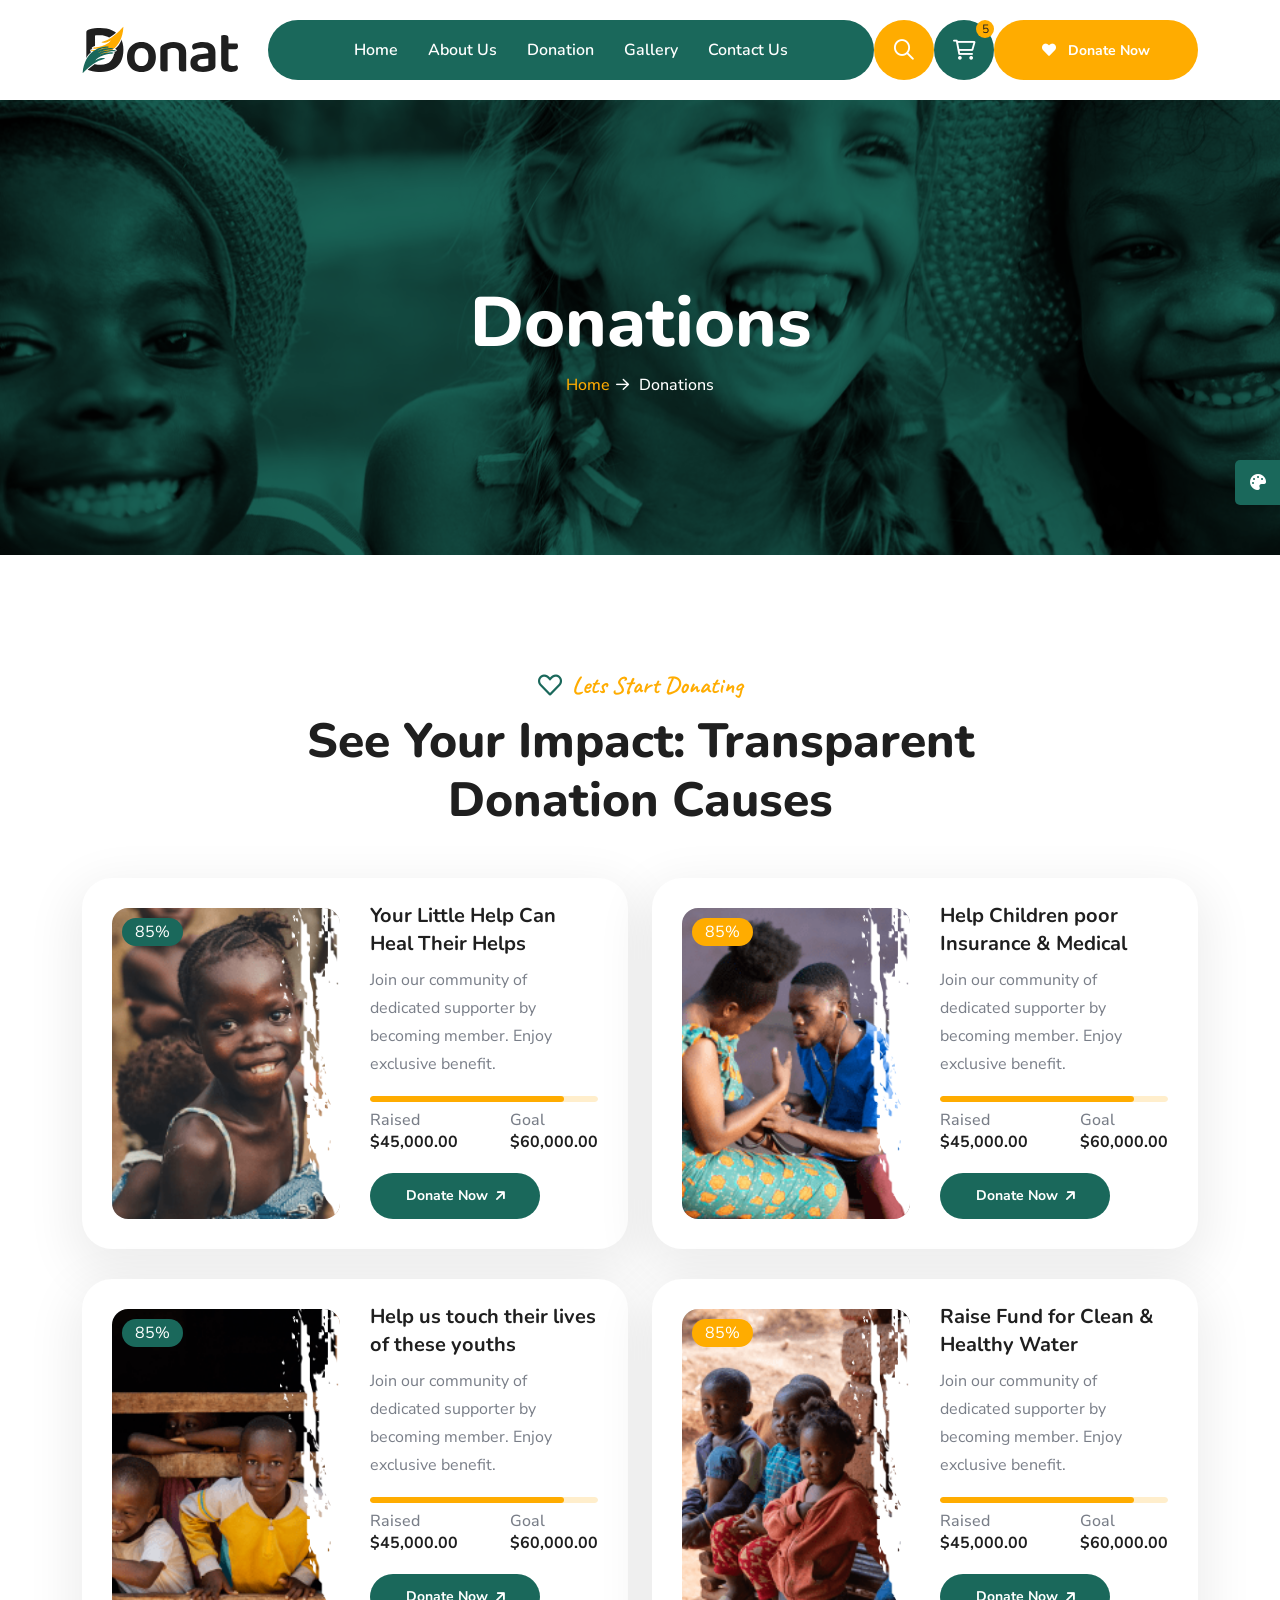
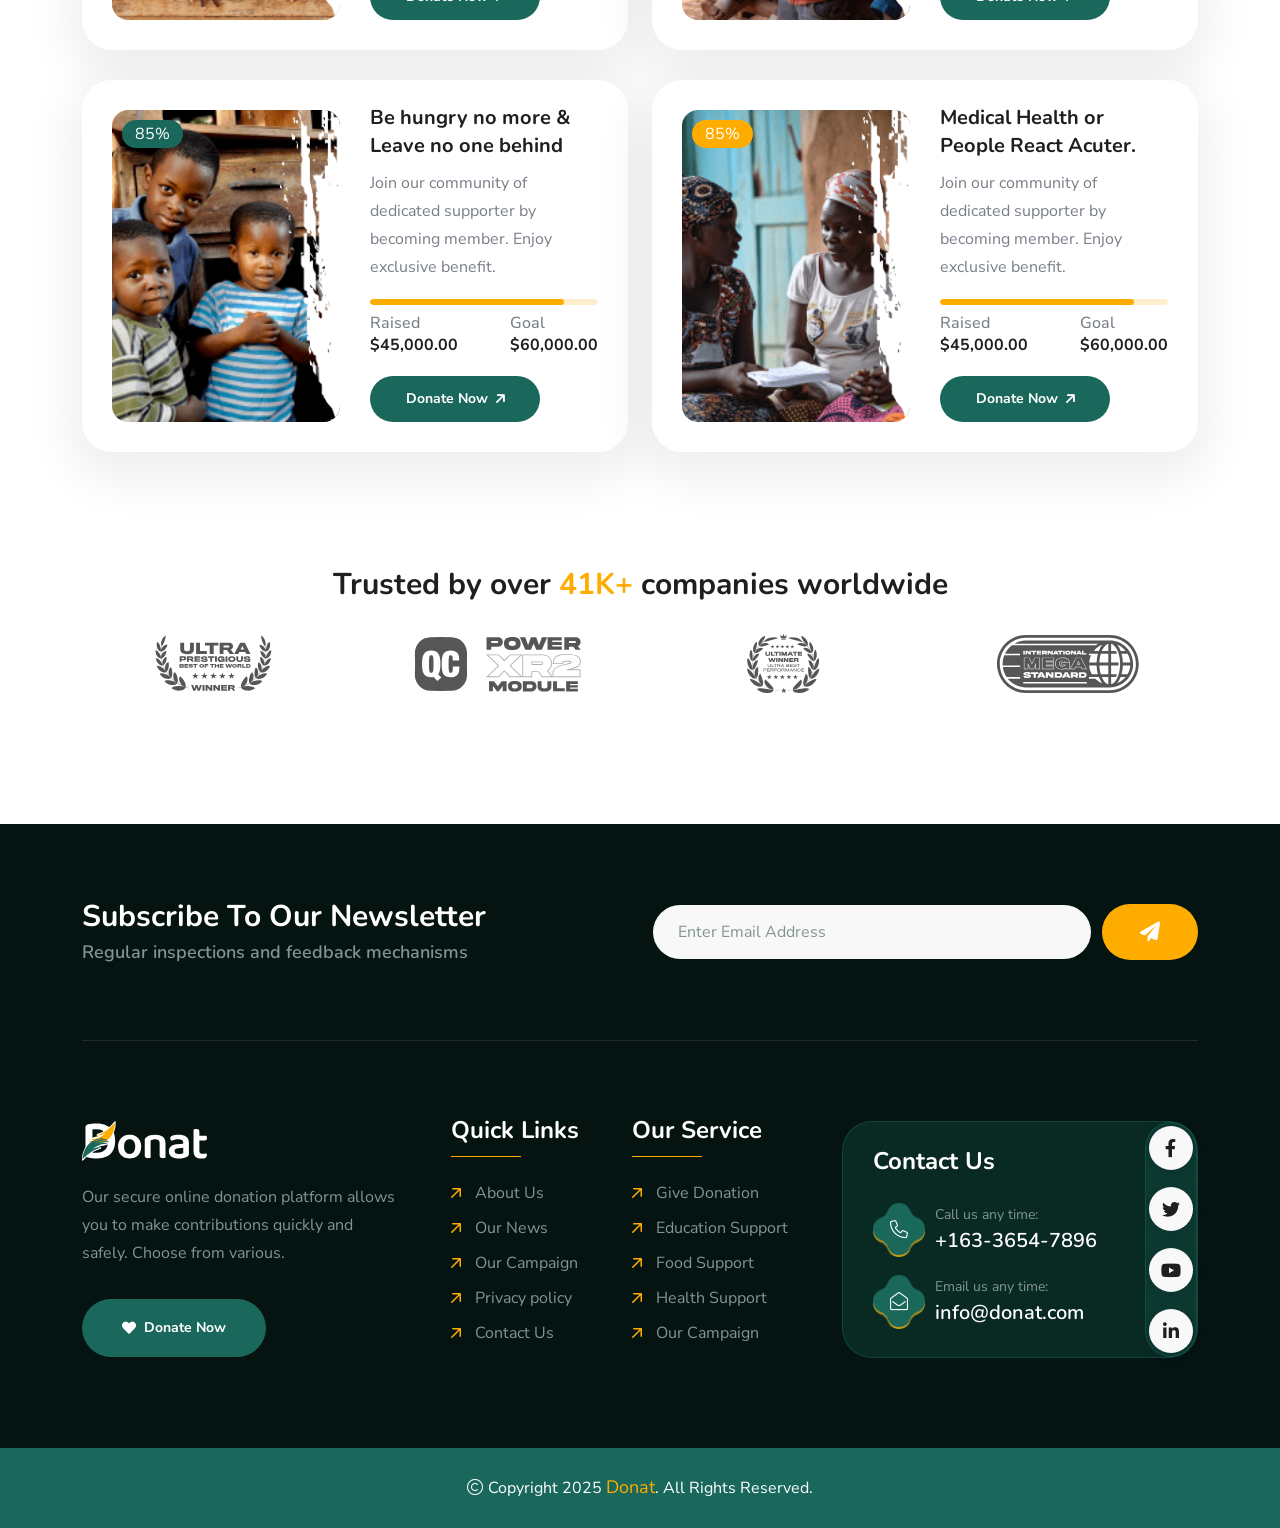
<file: donation.html>
<!doctype html>
<html class="no-js" lang="zxx" dir="ltr">



<head>
    <meta charset="utf-8">
    <meta http-equiv="x-ua-compatible" content="ie=edge">
    <title>Donat - Charity & Donation HTML Template - Donations</title>
    <meta name="author" content="Donat">
    <meta name="description" content="Donat - Charity & Donation HTML Template">
    <meta name="keywords" content="Donat - Charity & Donation HTML Template">
    <meta name="robots" content="INDEX,FOLLOW">

    <!-- Mobile Specific Metas -->
    <meta name="viewport" content="width=device-width, initial-scale=1, shrink-to-fit=no">

    <!-- Favicons - Place favicon.ico in the root directory -->
    <link rel="apple-touch-icon" sizes="57x57" href="assets/img/favicons/apple-icon-57x57.png">
    <link rel="apple-touch-icon" sizes="60x60" href="assets/img/favicons/apple-icon-60x60.png">
    <link rel="apple-touch-icon" sizes="72x72" href="assets/img/favicons/apple-icon-72x72.png">
    <link rel="apple-touch-icon" sizes="76x76" href="assets/img/favicons/apple-icon-76x76.png">
    <link rel="apple-touch-icon" sizes="114x114" href="assets/img/favicons/apple-icon-114x114.png">
    <link rel="apple-touch-icon" sizes="120x120" href="assets/img/favicons/apple-icon-120x120.png">
    <link rel="apple-touch-icon" sizes="144x144" href="assets/img/favicons/apple-icon-144x144.png">
    <link rel="apple-touch-icon" sizes="152x152" href="assets/img/favicons/apple-icon-152x152.png">
    <link rel="apple-touch-icon" sizes="180x180" href="assets/img/favicons/apple-icon-180x180.png">
    <link rel="icon" type="image/png" sizes="192x192" href="assets/img/favicons/android-icon-192x192.png">
    <link rel="icon" type="image/png" sizes="32x32" href="assets/img/favicons/favicon-32x32.png">
    <link rel="icon" type="image/png" sizes="96x96" href="assets/img/favicons/favicon-96x96.png">
    <link rel="icon" type="image/png" sizes="16x16" href="assets/img/favicons/favicon-16x16.png">
    <link rel="manifest" href="assets/img/favicons/manifest.json">
    <meta name="msapplication-TileColor" content="#ffffff">
    <meta name="msapplication-TileImage" content="assets/img/favicons/ms-icon-144x144.png">
    <meta name="theme-color" content="#ffffff">

    <!--==============================
	  Google Fonts
	============================== -->
    <link rel="preconnect" href="https://fonts.googleapis.com/">
    <link rel="preconnect" href="https://fonts.gstatic.com/" crossorigin>
    <link href="https://fonts.googleapis.com/css2?family=Caveat:wght@400..700&amp;family=Nunito+Sans:ital,opsz,wght@0,6..12,200..1000;1,6..12,200..1000&amp;family=Nunito:ital,wght@0,200..1000;1,200..1000&amp;display=swap" rel="stylesheet">

    <!--==============================
	    All CSS File
	============================== -->
    <!-- Bootstrap -->
    <link rel="stylesheet" href="assets/css/bootstrap.min.css">
    <!-- Fontawesome Icon -->
    <link rel="stylesheet" href="assets/css/fontawesome.min.css">
    <!-- Magnific Popup -->
    <link rel="stylesheet" href="assets/css/magnific-popup.min.css">
    <!-- Swiper Js -->
    <link rel="stylesheet" href="assets/css/swiper-bundle.min.css">
    <!-- Theme Custom CSS -->
    <link rel="stylesheet" href="assets/css/style.css">

</head>

<body>

    <!--[if lte IE 9]>
    	<p class="browserupgrade">You are using an <strong>outdated</strong> browser. Please <a href="https://browsehappy.com/">upgrade your browser</a> to improve your experience and security.</p>
  	<![endif]-->


    <!--********************************
   		Code Start From Here 
	******************************** -->

    <!--==============================
     Preloader
  ==============================-->
    <div class="preloader ">
        <button class="th-btn style2 preloaderCls">Cancel Preloader </button>
        <div class="preloader-inner">
            <span class="loader">
                Donat
                <span class="loading-text">Donat</span>
            </span>
        </div>
    </div><!--==============================
    Sidemenu
============================== -->
    <div class="sidemenu-wrapper sidemenu-cart ">
        <div class="sidemenu-content">
            <button class="closeButton sideMenuCls"><i class="far fa-times"></i></button>
            <div class="widget woocommerce widget_shopping_cart">
                <h3 class="widget_title">Shopping cart</h3>
                <div class="widget_shopping_cart_content">
                    <ul class="woocommerce-mini-cart cart_list product_list_widget ">
                        <li class="woocommerce-mini-cart-item mini_cart_item">
                            <a href="#" class="remove remove_from_cart_button"><i class="far fa-times"></i></a>
                            <a href="#"><img src="assets/img/product/product_thumb_1_1.png" alt="Cart Image">Books</a>
                            <span class="quantity">1 ×
                                <span class="woocommerce-Price-amount amount">
                                    <span class="woocommerce-Price-currencySymbol">$</span>940.00</span>
                            </span>
                        </li>
                        <li class="woocommerce-mini-cart-item mini_cart_item">
                            <a href="#" class="remove remove_from_cart_button"><i class="far fa-times"></i></a>
                            <a href="#"><img src="assets/img/product/product_thumb_1_2.png" alt="Cart Image">Medicine</a>
                            <span class="quantity">1 ×
                                <span class="woocommerce-Price-amount amount">
                                    <span class="woocommerce-Price-currencySymbol">$</span>899.00</span>
                            </span>
                        </li>
                        <li class="woocommerce-mini-cart-item mini_cart_item">
                            <a href="#" class="remove remove_from_cart_button"><i class="far fa-times"></i></a>
                            <a href="#"><img src="assets/img/product/product_thumb_1_3.png" alt="Cart Image">Dress</a>
                            <span class="quantity">1 ×
                                <span class="woocommerce-Price-amount amount">
                                    <span class="woocommerce-Price-currencySymbol">$</span>756.00</span>
                            </span>
                        </li>
                        <li class="woocommerce-mini-cart-item mini_cart_item">
                            <a href="#" class="remove remove_from_cart_button"><i class="far fa-times"></i></a>
                            <a href="#"><img src="assets/img/product/product_thumb_1_4.png" alt="Cart Image">Chair</a>
                            <span class="quantity">1 ×
                                <span class="woocommerce-Price-amount amount">
                                    <span class="woocommerce-Price-currencySymbol">$</span>723.00</span>
                            </span>
                        </li>
                        <li class="woocommerce-mini-cart-item mini_cart_item">
                            <a href="#" class="remove remove_from_cart_button"><i class="far fa-times"></i></a>
                            <a href="#"><img src="assets/img/product/product_thumb_1_5.png" alt="Cart Image">Cloths</a>
                            <span class="quantity">1 ×
                                <span class="woocommerce-Price-amount amount">
                                    <span class="woocommerce-Price-currencySymbol">$</span>1080.00</span>
                            </span>
                        </li>
                    </ul>
                    <p class="woocommerce-mini-cart__total total">
                        <strong>Subtotal:</strong>
                        <span class="woocommerce-Price-amount amount">
                            <span class="woocommerce-Price-currencySymbol">$</span>4398.00</span>
                    </p>
                    <p class="woocommerce-mini-cart__buttons buttons">
                        <a href="cart.html" class="th-btn wc-forward">View cart</a>
                        <a href="checkout.html" class="th-btn checkout wc-forward">Checkout</a>
                    </p>
                </div>
            </div>
        </div>
    </div>
    <div class="popup-search-box d-none d-lg-block">
        <button class="searchClose"><i class="far fa-times"></i></button>
        <form action="#">
            <input type="text" placeholder="What are you looking for?">
            <button type="submit"><i class="fal fa-search"></i></button>
        </form>
    </div><!--==============================
    Mobile Menu
  ============================== -->
    <div class="th-menu-wrapper">
        <div class="th-menu-area text-center">
            <button class="th-menu-toggle"><i class="fal fa-times"></i></button>
            <div class="mobile-logo">
                <a href="index.html"><img src="assets/img/logo.svg" alt="Donat"></a>
            </div>
            <div class="th-mobile-menu">
                <ul>
                    <li>
                        <a href="index.html">Home</a>             
                    </li>
                    <li>
                        <a href="about.html">About Us</a>
                    </li>
                    <li>
                        <a href="donation.html">Donation</a>
                    </li>
                    <li>
                        <a href="gallery.html">Gallery</a>
                    </li>
                    <li>
                        <a href="contact.html">Contact Us</a>
                    </li>
                </ul>
            </div>
        </div>
    </div>
    <div class="color-scheme-wrap active">
        <button class="switchIcon"><i class="fa-solid fa-palette"></i></button>
        <h3 class="color-scheme-wrap-title text-center">Color Switcher</h3>
        <h4 class="color-scheme-wrap-subtitle text-center">Theme Color</h4>
        <div class="color-switch-btns">
            <button data-color="#1A685B"><i class="fa-solid fa-droplet"></i></button>
            <button data-color="#f34e3a"><i class="fa-solid fa-droplet"></i></button>
            <button data-color="#FF4857"><i class="fa-solid fa-droplet"></i></button>
            <button data-color="#3843C1"><i class="fa-solid fa-droplet"></i></button>
            <button data-color="#FF7E02"><i class="fa-solid fa-droplet"></i></button>
        </div>
        <h4 class="color-scheme-wrap-subtitle mt-20 text-center">Secondary Color</h4>
        <div class="secondary-color-switch-btns">
            <button data-secondary-color="#FFAC00"><i class="fa-solid fa-droplet"></i></button>
            <button data-secondary-color="#F41E1E"><i class="fa-solid fa-droplet"></i></button>
            <button data-secondary-color="#f34e3a"><i class="fa-solid fa-droplet"></i></button>
            <button data-secondary-color="#FF4857"><i class="fa-solid fa-droplet"></i></button>
            <button data-secondary-color="#3843C1"><i class="fa-solid fa-droplet"></i></button>
        </div>
    </div><!--==============================
	Header Area
==============================-->
    <header class="th-header header-layout1 onepage-nav">
        <div class="sticky-wrapper">
            <!-- Main Menu Area -->
            <div class="container">
                <div class="menu-area">
                    <div class="header-logo">
                        <a href="index.html"><img src="assets/img/logo.svg" alt="Donat"></a>
                    </div>
                    <div class="menu-area-wrap">
                        <nav class="main-menu d-none d-lg-block">
                            <ul>
                                <li class="">
                                    <a href="index.html">Home</a>             
                                </li>
                                <li>
                                    <a href="about.html">About Us</a>
                                </li>
                                <li>
                                    <a href="donation.html">Donation</a>
                                </li>
                                <li>
                                    <a href="gallery.html">Gallery</a>
                                </li>
                                <li>
                                    <a href="contact.html">Contact Us</a>
                                </li>
                            </ul>
                        </nav>
                        <p class="header-notice"><img class="me-1" src="assets/img/icon/heart-icon.svg" alt="img">Are you ready to help them? Let’s become a volunteers...</p>
                    </div>
                    <div class="header-button">
                        <button type="button" class="icon-btn style2 searchBoxToggler d-lg-block d-none"><i class="far fa-search"></i></button>
                        <button type="button" class="icon-btn sideMenuToggler">
                            <span class="badge">5</span>
                            <i class="fa-regular fa-cart-shopping"></i>
                        </button>
                        <a href="contact.html" class="th-btn style3 d-xl-block d-none"><i class="fas fa-heart me-2"></i> Donate Now</a>
                        <button type="button" class="icon-btn th-menu-toggle d-lg-none"><i class="far fa-bars"></i></button>
                    </div>
                </div>
            </div>
        </div>
    </header>


    <!--==============================
    Breadcumb
============================== -->
    <div class="breadcumb-wrapper " data-bg-src="assets/img/bg/breadcumb-bg.jpg" data-overlay="theme">
        <div class="container">
            <div class="breadcumb-content">
                <h1 class="breadcumb-title">Donations</h1>
                <ul class="breadcumb-menu">
                    <li><a href="index.html">Home</a></li>
                    <li>Donations</li>
                </ul>
            </div>
        </div>
    </div><!--==============================
Donation Area  
==============================-->
    <section class="space" id="donation-sec">
        <div class="container">
            <div class="row justify-content-center">
                <div class="col-lg-8">
                    <div class="title-area text-center">
                        <span class="sub-title before-none after-none"><i class="far fa-heart text-theme"></i> Lets Start Donating</span>
                        <h2 class="sec-title">See Your Impact: Transparent
                            Donation Causes</h2>
                    </div>
                </div>
            </div>
            <div class="row gy-30">
                <div class="col-xl-6">
                    <div class="donation-card style3">
                        <div class="box-thumb">
                            <img src="assets/img/donation/donation2-1.png" alt="image">
                            <div class="donation-card-tag">85%</div>
                            <div class="donation-card-shape" data-mask-src="assets/img/donation/donation-card-shape2-1.png"></div>
                        </div>
                        <div class="box-content">
                            <h3 class="box-title"><a href="blog-details.html">Your Little Help Can Heal Their Helps</a></h3>
                            <p>Join our community of dedicated supporter by becoming member. Enjoy exclusive benefit.</p>
                            <div class="donation-card_progress-wrap">

                                <div class="progress">
                                    <div class="progress-bar" style="width: 85%;">
                                    </div>
                                </div>
                                <div class="donation-card_progress-content">
                                    <span class="donation-card_raise">Raised <span class="donation-card_raise-number">$45,000.00</span></span>
                                    <span class="donation-card_goal">Goal <span class="donation-card_goal-number">$60,000.00</span></span>
                                </div>
                            </div>
                            <a href="blog-details.html" class="th-btn style6">Donate Now <i class="fas fa-arrow-up-right ms-2"></i></a>
                        </div>
                    </div>
                </div>

                <div class="col-xl-6">
                    <div class="donation-card style3">
                        <div class="box-thumb">
                            <img src="assets/img/donation/donation2-2.png" alt="image">
                            <div class="donation-card-tag bg-theme2">85%</div>
                            <div class="donation-card-shape" data-mask-src="assets/img/donation/donation-card-shape2-1.png"></div>
                        </div>
                        <div class="box-content">
                            <h3 class="box-title"><a href="blog-details.html">Help Children poor Insurance & Medical</a></h3>
                            <p>Join our community of dedicated supporter by becoming member. Enjoy exclusive benefit.</p>
                            <div class="donation-card_progress-wrap">

                                <div class="progress">
                                    <div class="progress-bar" style="width: 85%;">
                                    </div>
                                </div>
                                <div class="donation-card_progress-content">
                                    <span class="donation-card_raise">Raised <span class="donation-card_raise-number">$45,000.00</span></span>
                                    <span class="donation-card_goal">Goal <span class="donation-card_goal-number">$60,000.00</span></span>
                                </div>
                            </div>
                            <a href="blog-details.html" class="th-btn style6">Donate Now <i class="fas fa-arrow-up-right ms-2"></i></a>
                        </div>
                    </div>
                </div>

                <div class="col-xl-6">
                    <div class="donation-card style3">
                        <div class="box-thumb">
                            <img src="assets/img/donation/donation2-3.png" alt="image">
                            <div class="donation-card-tag">85%</div>
                            <div class="donation-card-shape" data-mask-src="assets/img/donation/donation-card-shape2-1.png"></div>
                        </div>
                        <div class="box-content">
                            <h3 class="box-title"><a href="blog-details.html">Help us touch their lives of these youths</a></h3>
                            <p>Join our community of dedicated supporter by becoming member. Enjoy exclusive benefit.</p>
                            <div class="donation-card_progress-wrap">

                                <div class="progress">
                                    <div class="progress-bar" style="width: 85%;">
                                    </div>
                                </div>
                                <div class="donation-card_progress-content">
                                    <span class="donation-card_raise">Raised <span class="donation-card_raise-number">$45,000.00</span></span>
                                    <span class="donation-card_goal">Goal <span class="donation-card_goal-number">$60,000.00</span></span>
                                </div>
                            </div>
                            <a href="blog-details.html" class="th-btn style6">Donate Now <i class="fas fa-arrow-up-right ms-2"></i></a>
                        </div>
                    </div>
                </div>

                <div class="col-xl-6">
                    <div class="donation-card style3">
                        <div class="box-thumb">
                            <img src="assets/img/donation/donation2-4.png" alt="image">
                            <div class="donation-card-tag bg-theme2">85%</div>
                            <div class="donation-card-shape" data-mask-src="assets/img/donation/donation-card-shape2-1.png"></div>
                        </div>
                        <div class="box-content">
                            <h3 class="box-title"><a href="blog-details.html">Raise Fund for Clean & Healthy Water</a></h3>
                            <p>Join our community of dedicated supporter by becoming member. Enjoy exclusive benefit.</p>
                            <div class="donation-card_progress-wrap">

                                <div class="progress">
                                    <div class="progress-bar" style="width: 85%;">
                                    </div>
                                </div>
                                <div class="donation-card_progress-content">
                                    <span class="donation-card_raise">Raised <span class="donation-card_raise-number">$45,000.00</span></span>
                                    <span class="donation-card_goal">Goal <span class="donation-card_goal-number">$60,000.00</span></span>
                                </div>
                            </div>
                            <a href="blog-details.html" class="th-btn style6">Donate Now <i class="fas fa-arrow-up-right ms-2"></i></a>
                        </div>
                    </div>
                </div>

                <div class="col-xl-6">
                    <div class="donation-card style3">
                        <div class="box-thumb">
                            <img src="assets/img/donation/donation2-5.png" alt="image">
                            <div class="donation-card-tag">85%</div>
                            <div class="donation-card-shape" data-mask-src="assets/img/donation/donation-card-shape2-1.png"></div>
                        </div>
                        <div class="box-content">
                            <h3 class="box-title"><a href="blog-details.html">Be hungry no more & Leave no one behind</a></h3>
                            <p>Join our community of dedicated supporter by becoming member. Enjoy exclusive benefit.</p>
                            <div class="donation-card_progress-wrap">

                                <div class="progress">
                                    <div class="progress-bar" style="width: 85%;">
                                    </div>
                                </div>
                                <div class="donation-card_progress-content">
                                    <span class="donation-card_raise">Raised <span class="donation-card_raise-number">$45,000.00</span></span>
                                    <span class="donation-card_goal">Goal <span class="donation-card_goal-number">$60,000.00</span></span>
                                </div>
                            </div>
                            <a href="blog-details.html" class="th-btn style6">Donate Now <i class="fas fa-arrow-up-right ms-2"></i></a>
                        </div>
                    </div>
                </div>

                <div class="col-xl-6">
                    <div class="donation-card style3">
                        <div class="box-thumb">
                            <img src="assets/img/donation/donation2-6.png" alt="image">
                            <div class="donation-card-tag bg-theme2">85%</div>
                            <div class="donation-card-shape" data-mask-src="assets/img/donation/donation-card-shape2-1.png"></div>
                        </div>
                        <div class="box-content">
                            <h3 class="box-title"><a href="blog-details.html">Medical Health or People React Acuter.</a></h3>
                            <p>Join our community of dedicated supporter by becoming member. Enjoy exclusive benefit.</p>
                            <div class="donation-card_progress-wrap">

                                <div class="progress">
                                    <div class="progress-bar" style="width: 85%;">
                                    </div>
                                </div>
                                <div class="donation-card_progress-content">
                                    <span class="donation-card_raise">Raised <span class="donation-card_raise-number">$45,000.00</span></span>
                                    <span class="donation-card_goal">Goal <span class="donation-card_goal-number">$60,000.00</span></span>
                                </div>
                            </div>
                            <a href="blog-details.html" class="th-btn style6">Donate Now <i class="fas fa-arrow-up-right ms-2"></i></a>
                        </div>
                    </div>
                </div>

            </div>
        </div>
    </section>
    <!--==============================
Brand Area  
==============================-->
    <div class="space-bottom overflow-hidden brand-area-1">
        <div class="container">
            <div class="brand-wrap1 p-0 m-0 text-center">
                <h3 class="brand-wrap-title">Trusted by over <span class="text-theme2"><span class="counter-number">90</span>K+</span> companies worldwide</h3>
                <div class="swiper th-slider" id="brandSlider1" data-slider-options='{"breakpoints":{"0":{"slidesPerView":2},"576":{"slidesPerView":"2"},"768":{"slidesPerView":"2"},"992":{"slidesPerView":"3"},"1200":{"slidesPerView":"4"},"1400":{"slidesPerView":"5", "spaceBetween": "90"}}}'>
                    <div class="swiper-wrapper">
                        <div class="swiper-slide">
                            <a href="blog.html" class="brand-box">
                                <img src="assets/img/brand/brand1-1.svg" alt="Brand Logo">
                            </a>
                        </div>
                        <div class="swiper-slide">
                            <a href="blog.html" class="brand-box">
                                <img src="assets/img/brand/brand1-2.svg" alt="Brand Logo">
                            </a>
                        </div>
                        <div class="swiper-slide">
                            <a href="blog.html" class="brand-box">
                                <img src="assets/img/brand/brand1-3.svg" alt="Brand Logo">
                            </a>
                        </div>
                        <div class="swiper-slide">
                            <a href="blog.html" class="brand-box">
                                <img src="assets/img/brand/brand1-4.svg" alt="Brand Logo">
                            </a>
                        </div>
                        <div class="swiper-slide">
                            <a href="blog.html" class="brand-box">
                                <img src="assets/img/brand/brand1-5.svg" alt="Brand Logo">
                            </a>
                        </div>
                        <div class="swiper-slide">
                            <a href="blog.html" class="brand-box">
                                <img src="assets/img/brand/brand1-1.svg" alt="Brand Logo">
                            </a>
                        </div>
                        <div class="swiper-slide">
                            <a href="blog.html" class="brand-box">
                                <img src="assets/img/brand/brand1-2.svg" alt="Brand Logo">
                            </a>
                        </div>
                        <div class="swiper-slide">
                            <a href="blog.html" class="brand-box">
                                <img src="assets/img/brand/brand1-3.svg" alt="Brand Logo">
                            </a>
                        </div>
                        <div class="swiper-slide">
                            <a href="blog.html" class="brand-box">
                                <img src="assets/img/brand/brand1-4.svg" alt="Brand Logo">
                            </a>
                        </div>
                        <div class="swiper-slide">
                            <a href="blog.html" class="brand-box">
                                <img src="assets/img/brand/brand1-5.svg" alt="Brand Logo">
                            </a>
                        </div>
                    </div>

                </div>
            </div>
        </div>
    </div>
    <!--==============================
	Footer Area
==============================-->
    <footer class="footer-wrapper footer-default" data-bg-src="assets/img/bg/footer-default-bg-mask.png">
        <div class="footer-bg-shape2 shape-mockup jump" data-top="20%" data-right="0">
            <img src="assets/img/shape/footer-bg-shape3.png" alt="img">
        </div>
        <div class="footer-bg-shape3 shape-mockup d-none" data-bottom="0" data-right="0">
            <img src="assets/img/shape/footer-bg-shape2.png" alt="img">
        </div>
        <div class="footer-top">
            <div class="container">
                <div class="subscribe-box">
                    <div class="row gy-40 align-items-center justify-content-center">
                        <div class="col-xl-6">
                            <h4 class="subscribe-box_title">Subscribe to Our Newsletter</h4>
                            <p class="subscribe-box_text">Regular inspections and feedback mechanisms</p>
                        </div>
                        <div class="col-xl-6 col-lg-8">
                            <form class="newsletter-form">
                                <div class="form-group">
                                    <input class="form-control" type="email" placeholder="Enter Email Address" required="">
                                </div>
                                <button type="submit" class="th-btn style3"><i class="fas fa-paper-plane"></i></button>
                            </form>
                        </div>
                    </div>
                </div>
            </div>
        </div>
        <div class="widget-area">
            <div class="container">
                <div class="row justify-content-between">
                    <div class="col-md-6 col-xl-auto">
                        <div class="widget footer-widget">
                            <div class="th-widget-about">
                                <div class="about-logo">
                                    <a href="index.html"><img src="assets/img/logo-white.svg" alt="Donat"></a>
                                </div>
                                <p class="about-text"> Our secure online donation platform allows you to make contributions quickly and safely. Choose from various.</p>
                                <a href="contact.html" class="th-btn"><i class="fas fa-heart me-2"></i> Donate Now</a>
                            </div>
                        </div>
                    </div>
                    <div class="col-sm-6 col-xl-auto">
                        <div class="widget widget_nav_menu footer-widget">
                            <h3 class="widget_title">Quick Links</h3>
                            <div class="menu-all-pages-container">
                                <ul class="menu">
                                    <li><a href="about.html">About Us</a></li>
                                    <li><a href="blog.html">Our News</a></li>
                                    <li><a href="about.html">Our Campaign</a></li>
                                    <li><a href="contact.html">Privacy policy</a></li>
                                    <li><a href="contact.html">Contact Us</a></li>
                                </ul>
                            </div>
                        </div>
                    </div>
                    <div class="col-sm-6 col-xl-auto">
                        <div class="widget widget_nav_menu footer-widget">
                            <h3 class="widget_title">Our Service</h3>
                            <div class="menu-all-pages-container">
                                <ul class="menu">
                                    <li><a href="donate-now.html">Give Donation</a></li>
                                    <li><a href="faq.html">Education Support</a></li>
                                    <li><a href="faq.html">Food Support</a></li>
                                    <li><a href="faq.html">Health Support</a></li>
                                    <li><a href="gallery.html">Our Campaign </a></li>
                                </ul>
                            </div>
                        </div>
                    </div>
                    <div class="col-md-6 col-xl-auto">
                        <div class="widget footer-widget">
                            <div class="th-widget-contact">
                                <h3 class="widget_title">Contact Us</h3>
                                <div class="info-card">
                                    <div class="box-icon">
                                        <i class="fal fa-phone"></i>
                                        <div class="bg-shape1" data-mask-src="assets/img/shape/info_card_icon_bg_shape_1_1.png"></div>
                                        <div class="bg-shape2" data-mask-src="assets/img/shape/info_card_icon_bg_shape_1_1.png"></div>
                                    </div>
                                    <div class="box-content">
                                        <p class="box-text">Call us any time:</p>
                                        <h4 class="box-title"><a href="tel:16336547896">+163-3654-7896</a></h4>
                                    </div>
                                </div>
                                <div class="info-card">
                                    <div class="box-icon">
                                        <i class="fal fa-envelope-open"></i>
                                        <div class="bg-shape1" data-mask-src="assets/img/shape/info_card_icon_bg_shape_1_1.png"></div>
                                        <div class="bg-shape2" data-mask-src="assets/img/shape/info_card_icon_bg_shape_1_1.png"></div>
                                    </div>
                                    <div class="box-content">
                                        <p class="box-text">Email us any time:</p>
                                        <h4 class="box-title"><a href="mailto:info@donat.com">info@donat.com</a></h4>
                                    </div>
                                </div>
                                <div class="th-social style2">
                                    <a href="https://www.facebook.com/"><i class="fab fa-facebook-f"></i></a>
                                    <a href="https://www.twitter.com/"><i class="fab fa-twitter"></i></a>
                                    <a href="https://www.youtube.com/"><i class="fab fa-youtube"></i></a>
                                    <a href="https://www.linkedin.com/"><i class="fab fa-linkedin-in"></i></a>
                                </div>
                            </div>
                        </div>
                    </div>
                </div>
            </div>
        </div>
        <div class="copyright-wrap">
            <div class="container">
                <div class="row justify-content-center gy-3 align-items-center">
                    <div class="col-lg-12">
                        <p class="copyright-text text-center">
                            <i class="fal fa-copyright"></i> Copyright 2025 <a href="index.html">Donat</a>. All Rights Reserved.
                        </p>
                    </div>
                </div>
            </div>
        </div>
    </footer>

    <!--********************************
			Code End  Here 
	******************************** -->

    <!-- Scroll To Top -->
    <div class="scroll-top">
        <svg class="progress-circle svg-content" width="100%" height="100%" viewBox="-1 -1 102 102">
            <path d="M50,1 a49,49 0 0,1 0,98 a49,49 0 0,1 0,-98" style="transition: stroke-dashoffset 10ms linear 0s; stroke-dasharray: 307.919, 307.919; stroke-dashoffset: 307.919;"></path>
        </svg>
    </div>

    <!--==============================
    All Js File
============================== -->
    <!-- Jquery -->
    <script src="assets/js/vendor/jquery-3.7.1.min.js"></script>
    <!-- Swiper Js -->
    <script src="assets/js/swiper-bundle.min.js"></script>
    <!-- Bootstrap -->
    <script src="assets/js/bootstrap.min.js"></script>
    <!-- Magnific Popup -->
    <script src="assets/js/jquery.magnific-popup.min.js"></script>
    <!-- Counter Up -->
    <script src="assets/js/jquery.counterup.min.js"></script>
    <!-- Range Slider -->
    <script src="assets/js/jquery-ui.min.js"></script>
    <!-- Isotope Filter -->
    <script src="assets/js/imagesloaded.pkgd.min.js"></script>
    <script src="assets/js/isotope.pkgd.min.js"></script>

    <!-- Main Js File -->
    <script src="assets/js/main.js"></script>
</body>



</html>
</file>
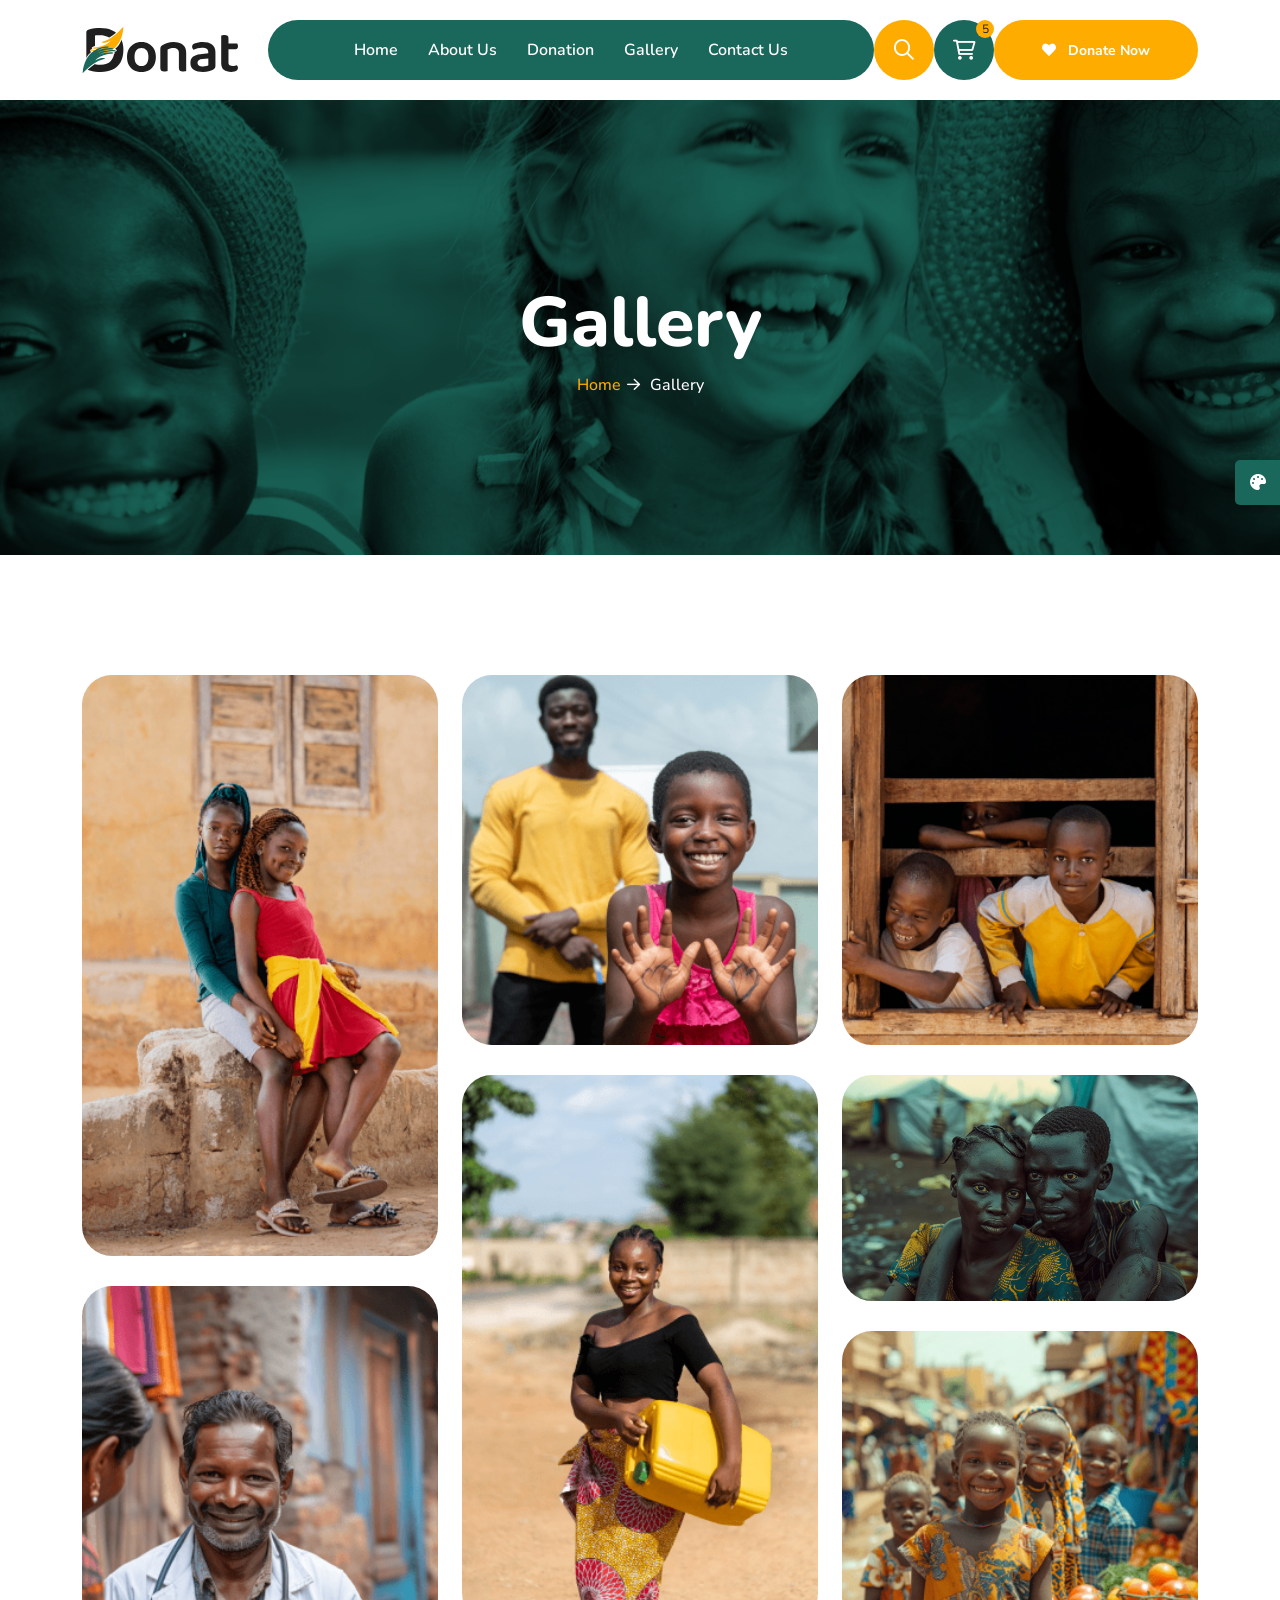
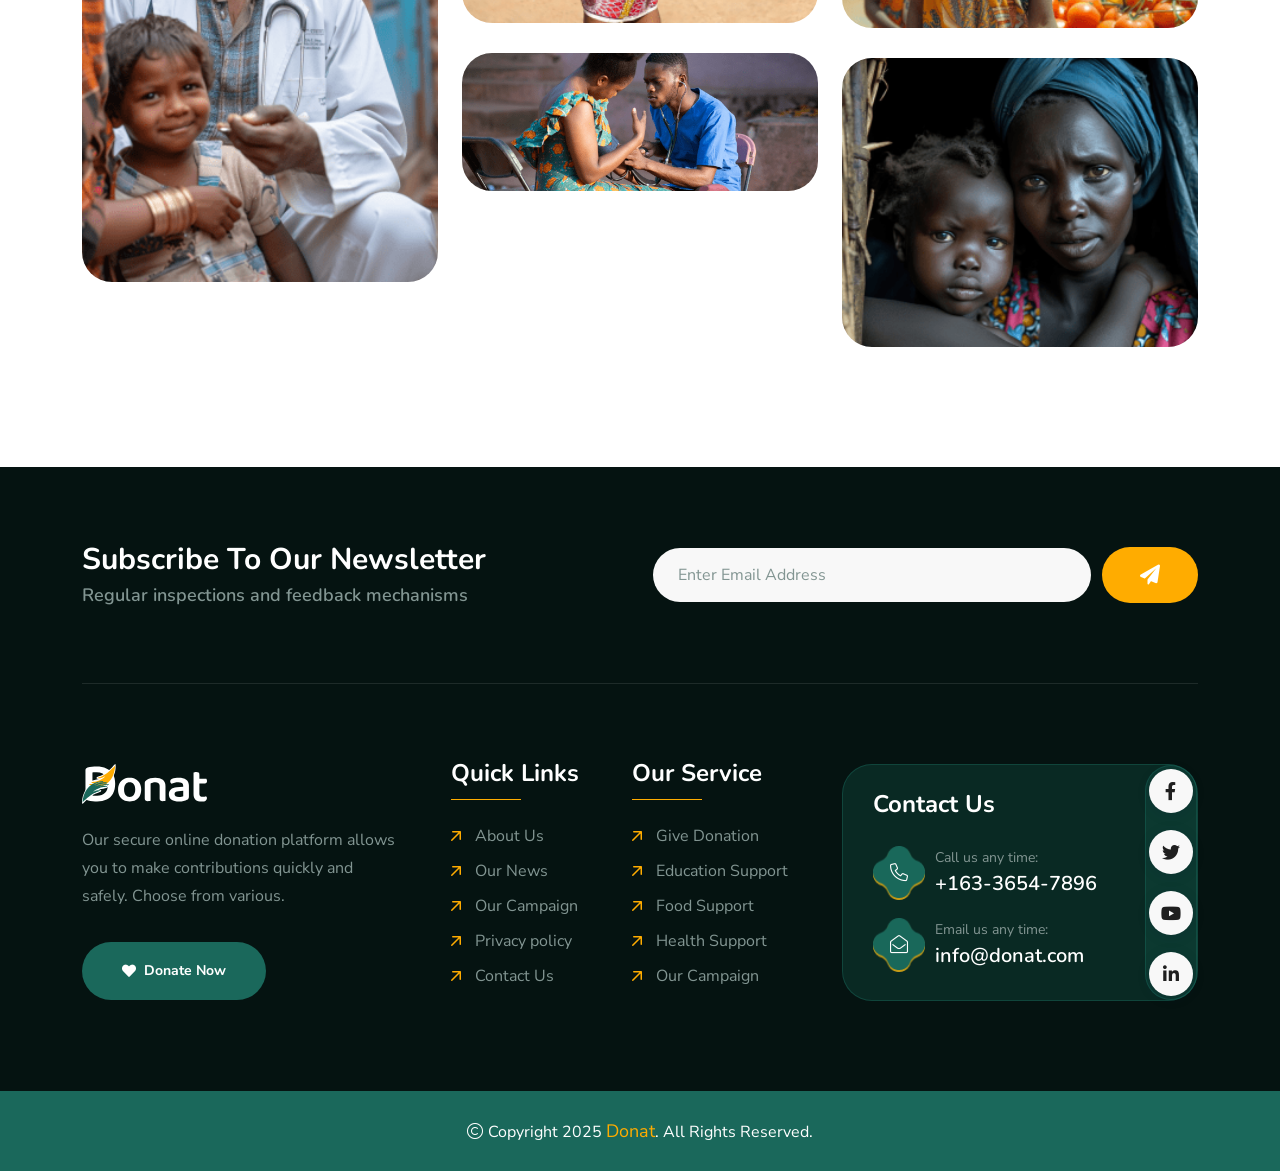
<file: gallery.html>
<!doctype html>
<html class="no-js" lang="zxx" dir="ltr">



<head>
    <meta charset="utf-8">
    <meta http-equiv="x-ua-compatible" content="ie=edge">
    <title>Donat - Charity & Donation HTML Template - Gallery</title>
    <meta name="author" content="Donat">
    <meta name="description" content="Donat - Charity & Donation HTML Template">
    <meta name="keywords" content="Donat - Charity & Donation HTML Template">
    <meta name="robots" content="INDEX,FOLLOW">

    <!-- Mobile Specific Metas -->
    <meta name="viewport" content="width=device-width, initial-scale=1, shrink-to-fit=no">

    <!-- Favicons - Place favicon.ico in the root directory -->
    <link rel="apple-touch-icon" sizes="57x57" href="assets/img/favicons/apple-icon-57x57.png">
    <link rel="apple-touch-icon" sizes="60x60" href="assets/img/favicons/apple-icon-60x60.png">
    <link rel="apple-touch-icon" sizes="72x72" href="assets/img/favicons/apple-icon-72x72.png">
    <link rel="apple-touch-icon" sizes="76x76" href="assets/img/favicons/apple-icon-76x76.png">
    <link rel="apple-touch-icon" sizes="114x114" href="assets/img/favicons/apple-icon-114x114.png">
    <link rel="apple-touch-icon" sizes="120x120" href="assets/img/favicons/apple-icon-120x120.png">
    <link rel="apple-touch-icon" sizes="144x144" href="assets/img/favicons/apple-icon-144x144.png">
    <link rel="apple-touch-icon" sizes="152x152" href="assets/img/favicons/apple-icon-152x152.png">
    <link rel="apple-touch-icon" sizes="180x180" href="assets/img/favicons/apple-icon-180x180.png">
    <link rel="icon" type="image/png" sizes="192x192" href="assets/img/favicons/android-icon-192x192.png">
    <link rel="icon" type="image/png" sizes="32x32" href="assets/img/favicons/favicon-32x32.png">
    <link rel="icon" type="image/png" sizes="96x96" href="assets/img/favicons/favicon-96x96.png">
    <link rel="icon" type="image/png" sizes="16x16" href="assets/img/favicons/favicon-16x16.png">
    <link rel="manifest" href="assets/img/favicons/manifest.json">
    <meta name="msapplication-TileColor" content="#ffffff">
    <meta name="msapplication-TileImage" content="assets/img/favicons/ms-icon-144x144.png">
    <meta name="theme-color" content="#ffffff">

    <!--==============================
	  Google Fonts
	============================== -->
    <link rel="preconnect" href="https://fonts.googleapis.com/">
    <link rel="preconnect" href="https://fonts.gstatic.com/" crossorigin>
    <link href="https://fonts.googleapis.com/css2?family=Caveat:wght@400..700&amp;family=Nunito+Sans:ital,opsz,wght@0,6..12,200..1000;1,6..12,200..1000&amp;family=Nunito:ital,wght@0,200..1000;1,200..1000&amp;display=swap" rel="stylesheet">

    <!--==============================
	    All CSS File
	============================== -->
    <!-- Bootstrap -->
    <link rel="stylesheet" href="assets/css/bootstrap.min.css">
    <!-- Fontawesome Icon -->
    <link rel="stylesheet" href="assets/css/fontawesome.min.css">
    <!-- Magnific Popup -->
    <link rel="stylesheet" href="assets/css/magnific-popup.min.css">
    <!-- Swiper Js -->
    <link rel="stylesheet" href="assets/css/swiper-bundle.min.css">
    <!-- Theme Custom CSS -->
    <link rel="stylesheet" href="assets/css/style.css">

</head>

<body>

    <!--[if lte IE 9]>
    	<p class="browserupgrade">You are using an <strong>outdated</strong> browser. Please <a href="https://browsehappy.com/">upgrade your browser</a> to improve your experience and security.</p>
  	<![endif]-->


    <!--********************************
   		Code Start From Here 
	******************************** -->

    <!--==============================
     Preloader
  ==============================-->
    <div class="preloader ">
        <button class="th-btn style2 preloaderCls">Cancel Preloader </button>
        <div class="preloader-inner">
            <span class="loader">
                Donat
                <span class="loading-text">Donat</span>
            </span>
        </div>
    </div><!--==============================
    Sidemenu
============================== -->
    <div class="sidemenu-wrapper sidemenu-cart ">
        <div class="sidemenu-content">
            <button class="closeButton sideMenuCls"><i class="far fa-times"></i></button>
            <div class="widget woocommerce widget_shopping_cart">
                <h3 class="widget_title">Shopping cart</h3>
                <div class="widget_shopping_cart_content">
                    <ul class="woocommerce-mini-cart cart_list product_list_widget ">
                        <li class="woocommerce-mini-cart-item mini_cart_item">
                            <a href="#" class="remove remove_from_cart_button"><i class="far fa-times"></i></a>
                            <a href="#"><img src="assets/img/product/product_thumb_1_1.png" alt="Cart Image">Books</a>
                            <span class="quantity">1 ×
                                <span class="woocommerce-Price-amount amount">
                                    <span class="woocommerce-Price-currencySymbol">$</span>940.00</span>
                            </span>
                        </li>
                        <li class="woocommerce-mini-cart-item mini_cart_item">
                            <a href="#" class="remove remove_from_cart_button"><i class="far fa-times"></i></a>
                            <a href="#"><img src="assets/img/product/product_thumb_1_2.png" alt="Cart Image">Medicine</a>
                            <span class="quantity">1 ×
                                <span class="woocommerce-Price-amount amount">
                                    <span class="woocommerce-Price-currencySymbol">$</span>899.00</span>
                            </span>
                        </li>
                        <li class="woocommerce-mini-cart-item mini_cart_item">
                            <a href="#" class="remove remove_from_cart_button"><i class="far fa-times"></i></a>
                            <a href="#"><img src="assets/img/product/product_thumb_1_3.png" alt="Cart Image">Dress</a>
                            <span class="quantity">1 ×
                                <span class="woocommerce-Price-amount amount">
                                    <span class="woocommerce-Price-currencySymbol">$</span>756.00</span>
                            </span>
                        </li>
                        <li class="woocommerce-mini-cart-item mini_cart_item">
                            <a href="#" class="remove remove_from_cart_button"><i class="far fa-times"></i></a>
                            <a href="#"><img src="assets/img/product/product_thumb_1_4.png" alt="Cart Image">Chair</a>
                            <span class="quantity">1 ×
                                <span class="woocommerce-Price-amount amount">
                                    <span class="woocommerce-Price-currencySymbol">$</span>723.00</span>
                            </span>
                        </li>
                        <li class="woocommerce-mini-cart-item mini_cart_item">
                            <a href="#" class="remove remove_from_cart_button"><i class="far fa-times"></i></a>
                            <a href="#"><img src="assets/img/product/product_thumb_1_5.png" alt="Cart Image">Cloths</a>
                            <span class="quantity">1 ×
                                <span class="woocommerce-Price-amount amount">
                                    <span class="woocommerce-Price-currencySymbol">$</span>1080.00</span>
                            </span>
                        </li>
                    </ul>
                    <p class="woocommerce-mini-cart__total total">
                        <strong>Subtotal:</strong>
                        <span class="woocommerce-Price-amount amount">
                            <span class="woocommerce-Price-currencySymbol">$</span>4398.00</span>
                    </p>
                    <p class="woocommerce-mini-cart__buttons buttons">
                        <a href="cart.html" class="th-btn wc-forward">View cart</a>
                        <a href="checkout.html" class="th-btn checkout wc-forward">Checkout</a>
                    </p>
                </div>
            </div>
        </div>
    </div>
    <div class="popup-search-box d-none d-lg-block">
        <button class="searchClose"><i class="far fa-times"></i></button>
        <form action="#">
            <input type="text" placeholder="What are you looking for?">
            <button type="submit"><i class="fal fa-search"></i></button>
        </form>
    </div><!--==============================
    Mobile Menu
  ============================== -->
    <div class="th-menu-wrapper">
        <div class="th-menu-area text-center">
            <button class="th-menu-toggle"><i class="fal fa-times"></i></button>
            <div class="mobile-logo">
                <a href="index.html"><img src="assets/img/logo.svg" alt="Donat"></a>
            </div>
            <div class="th-mobile-menu">
                <ul>
                    <li>
                        <a href="index.html">Home</a>             
                    </li>
                    <li>
                        <a href="about.html">About Us</a>
                    </li>
                    <li>
                        <a href="donation.html">Donation</a>
                    </li>
                    <li>
                        <a href="gallery.html">Gallery</a>
                    </li>
                    <li>
                        <a href="contact.html">Contact Us</a>
                    </li>
                </ul>
            </div>
        </div>
    </div>
    <div class="color-scheme-wrap active">
        <button class="switchIcon"><i class="fa-solid fa-palette"></i></button>
        <h3 class="color-scheme-wrap-title text-center">Color Switcher</h3>
        <h4 class="color-scheme-wrap-subtitle text-center">Theme Color</h4>
        <div class="color-switch-btns">
            <button data-color="#1A685B"><i class="fa-solid fa-droplet"></i></button>
            <button data-color="#f34e3a"><i class="fa-solid fa-droplet"></i></button>
            <button data-color="#FF4857"><i class="fa-solid fa-droplet"></i></button>
            <button data-color="#3843C1"><i class="fa-solid fa-droplet"></i></button>
            <button data-color="#FF7E02"><i class="fa-solid fa-droplet"></i></button>
        </div>
        <h4 class="color-scheme-wrap-subtitle mt-20 text-center">Secondary Color</h4>
        <div class="secondary-color-switch-btns">
            <button data-secondary-color="#FFAC00"><i class="fa-solid fa-droplet"></i></button>
            <button data-secondary-color="#F41E1E"><i class="fa-solid fa-droplet"></i></button>
            <button data-secondary-color="#f34e3a"><i class="fa-solid fa-droplet"></i></button>
            <button data-secondary-color="#FF4857"><i class="fa-solid fa-droplet"></i></button>
            <button data-secondary-color="#3843C1"><i class="fa-solid fa-droplet"></i></button>
        </div>
    </div><!--==============================
	Header Area
==============================-->
    <header class="th-header header-layout1 onepage-nav">
        <div class="sticky-wrapper">
            <!-- Main Menu Area -->
            <div class="container">
                <div class="menu-area">
                    <div class="header-logo">
                        <a href="index.html"><img src="assets/img/logo.svg" alt="Donat"></a>
                    </div>
                    <div class="menu-area-wrap">
                        <nav class="main-menu d-none d-lg-block">
                            <ul>
                                <li class="">
                                    <a href="index.html">Home</a>             
                                </li>
                                <li>
                                    <a href="about.html">About Us</a>
                                </li>
                                <li>
                                    <a href="donation.html">Donation</a>
                                </li>
                                <li>
                                    <a href="gallery.html">Gallery</a>
                                </li>
                                <li>
                                    <a href="contact.html">Contact Us</a>
                                </li>
                            </ul>
                        </nav>
                        <p class="header-notice"><img class="me-1" src="assets/img/icon/heart-icon.svg" alt="img">Are you ready to help them? Let’s become a volunteers...</p>
                    </div>
                    <div class="header-button">
                        <button type="button" class="icon-btn style2 searchBoxToggler d-lg-block d-none"><i class="far fa-search"></i></button>
                        <button type="button" class="icon-btn sideMenuToggler">
                            <span class="badge">5</span>
                            <i class="fa-regular fa-cart-shopping"></i>
                        </button>
                        <a href="contact.html" class="th-btn style3 d-xl-block d-none"><i class="fas fa-heart me-2"></i> Donate Now</a>
                        <button type="button" class="icon-btn th-menu-toggle d-lg-none"><i class="far fa-bars"></i></button>
                    </div>
                </div>
            </div>
        </div>
    </header>


    <!--==============================
    Breadcumb
============================== -->
    <div class="breadcumb-wrapper " data-bg-src="assets/img/bg/breadcumb-bg.jpg" data-overlay="theme">
        <div class="container">
            <div class="breadcumb-content">
                <h1 class="breadcumb-title">Gallery</h1>
                <ul class="breadcumb-menu">
                    <li><a href="index.html">Home</a></li>
                    <li>Gallery</li>
                </ul>
            </div>
        </div>
    </div><!--==============================
Gallery Area  
==============================-->
    <div class="overflow-hidden space">
        <div class="container">
            <div class="row gy-30 gx-30 filter-active">
                <div class="col-md-6 col-xxl-auto col-lg-4 filter-item">
                    <div class="gallery-card">
                        <div class="gallery-img">
                            <img src="assets/img/gallery/gallery_1_1.png" alt="gallery image">
                            <a href="assets/img/gallery/gallery_1_1.png" class="icon-btn popup-image"><i class="fas fa-eye"></i></a>
                        </div>
                    </div>
                </div>
                <div class="col-md-6 col-xxl-auto col-lg-4 filter-item">
                    <div class="gallery-card">
                        <div class="gallery-img">
                            <img src="assets/img/gallery/gallery_1_2.png" alt="gallery image">
                            <a href="assets/img/gallery/gallery_1_2.png" class="icon-btn popup-image"><i class="fas fa-eye"></i></a>
                        </div>
                    </div>
                </div>
                <div class="col-md-6 col-xxl-auto col-lg-4 filter-item">
                    <div class="gallery-card">
                        <div class="gallery-img">
                            <img src="assets/img/gallery/gallery_1_3.png" alt="gallery image">
                            <a href="assets/img/gallery/gallery_1_3.png" class="icon-btn popup-image"><i class="fas fa-eye"></i></a>
                        </div>
                    </div>
                </div>
                <div class="col-md-6 col-xxl-auto col-lg-4 filter-item">
                    <div class="gallery-card">
                        <div class="gallery-img">
                            <img src="assets/img/gallery/gallery_1_4.png" alt="gallery image">
                            <a href="assets/img/gallery/gallery_1_4.png" class="icon-btn popup-image"><i class="fas fa-eye"></i></a>
                        </div>
                    </div>
                </div>
                <div class="col-md-6 col-xxl-auto col-lg-4 filter-item">
                    <div class="gallery-card">
                        <div class="gallery-img">
                            <img src="assets/img/gallery/gallery_1_6.png" alt="gallery image">
                            <a href="assets/img/gallery/gallery_1_6.png" class="icon-btn popup-image"><i class="fas fa-eye"></i></a>
                        </div>
                    </div>
                </div>
                <div class="col-md-6 col-xxl-auto col-lg-4 filter-item">
                    <div class="gallery-card">
                        <div class="gallery-img">
                            <img src="assets/img/gallery/gallery_1_5.png" alt="gallery image">
                            <a href="assets/img/gallery/gallery_1_5.png" class="icon-btn popup-image"><i class="fas fa-eye"></i></a>
                        </div>
                    </div>
                </div>
                <div class="col-md-6 col-xxl-auto col-lg-4 filter-item">
                    <div class="gallery-card">
                        <div class="gallery-img">
                            <img src="assets/img/gallery/gallery_1_7.png" alt="gallery image">
                            <a href="assets/img/gallery/gallery_1_7.png" class="icon-btn popup-image"><i class="fas fa-eye"></i></a>
                        </div>
                    </div>
                </div>
                <div class="col-md-6 col-xxl-auto col-lg-4 filter-item">
                    <div class="gallery-card">
                        <div class="gallery-img">
                            <img src="assets/img/gallery/gallery_1_9.png" alt="gallery image">
                            <a href="assets/img/gallery/gallery_1_9.png" class="icon-btn popup-image"><i class="fas fa-eye"></i></a>
                        </div>
                    </div>
                </div>
                <div class="col-md-6 col-xxl-auto col-lg-4 filter-item">
                    <div class="gallery-card">
                        <div class="gallery-img">
                            <img src="assets/img/gallery/gallery_1_8.png" alt="gallery image">
                            <a href="assets/img/gallery/gallery_1_8.png" class="icon-btn popup-image"><i class="fas fa-eye"></i></a>
                        </div>
                    </div>
                </div>
            </div>
        </div>
    </div>
    <!--==============================
	Footer Area
==============================-->
    <footer class="footer-wrapper footer-default" data-bg-src="assets/img/bg/footer-default-bg-mask.png">
        <div class="footer-bg-shape2 shape-mockup jump" data-top="20%" data-right="0">
            <img src="assets/img/shape/footer-bg-shape3.png" alt="img">
        </div>
        <div class="footer-bg-shape3 shape-mockup d-none" data-bottom="0" data-right="0">
            <img src="assets/img/shape/footer-bg-shape2.png" alt="img">
        </div>
        <div class="footer-top">
            <div class="container">
                <div class="subscribe-box">
                    <div class="row gy-40 align-items-center justify-content-center">
                        <div class="col-xl-6">
                            <h4 class="subscribe-box_title">Subscribe to Our Newsletter</h4>
                            <p class="subscribe-box_text">Regular inspections and feedback mechanisms</p>
                        </div>
                        <div class="col-xl-6 col-lg-8">
                            <form class="newsletter-form">
                                <div class="form-group">
                                    <input class="form-control" type="email" placeholder="Enter Email Address" required="">
                                </div>
                                <button type="submit" class="th-btn style3"><i class="fas fa-paper-plane"></i></button>
                            </form>
                        </div>
                    </div>
                </div>
            </div>
        </div>
        <div class="widget-area">
            <div class="container">
                <div class="row justify-content-between">
                    <div class="col-md-6 col-xl-auto">
                        <div class="widget footer-widget">
                            <div class="th-widget-about">
                                <div class="about-logo">
                                    <a href="index.html"><img src="assets/img/logo-white.svg" alt="Donat"></a>
                                </div>
                                <p class="about-text"> Our secure online donation platform allows you to make contributions quickly and safely. Choose from various.</p>
                                <a href="contact.html" class="th-btn"><i class="fas fa-heart me-2"></i> Donate Now</a>
                            </div>
                        </div>
                    </div>
                    <div class="col-sm-6 col-xl-auto">
                        <div class="widget widget_nav_menu footer-widget">
                            <h3 class="widget_title">Quick Links</h3>
                            <div class="menu-all-pages-container">
                                <ul class="menu">
                                    <li><a href="about.html">About Us</a></li>
                                    <li><a href="blog.html">Our News</a></li>
                                    <li><a href="about.html">Our Campaign</a></li>
                                    <li><a href="contact.html">Privacy policy</a></li>
                                    <li><a href="contact.html">Contact Us</a></li>
                                </ul>
                            </div>
                        </div>
                    </div>
                    <div class="col-sm-6 col-xl-auto">
                        <div class="widget widget_nav_menu footer-widget">
                            <h3 class="widget_title">Our Service</h3>
                            <div class="menu-all-pages-container">
                                <ul class="menu">
                                    <li><a href="donate-now.html">Give Donation</a></li>
                                    <li><a href="faq.html">Education Support</a></li>
                                    <li><a href="faq.html">Food Support</a></li>
                                    <li><a href="faq.html">Health Support</a></li>
                                    <li><a href="gallery.html">Our Campaign </a></li>
                                </ul>
                            </div>
                        </div>
                    </div>
                    <div class="col-md-6 col-xl-auto">
                        <div class="widget footer-widget">
                            <div class="th-widget-contact">
                                <h3 class="widget_title">Contact Us</h3>
                                <div class="info-card">
                                    <div class="box-icon">
                                        <i class="fal fa-phone"></i>
                                        <div class="bg-shape1" data-mask-src="assets/img/shape/info_card_icon_bg_shape_1_1.png"></div>
                                        <div class="bg-shape2" data-mask-src="assets/img/shape/info_card_icon_bg_shape_1_1.png"></div>
                                    </div>
                                    <div class="box-content">
                                        <p class="box-text">Call us any time:</p>
                                        <h4 class="box-title"><a href="tel:16336547896">+163-3654-7896</a></h4>
                                    </div>
                                </div>
                                <div class="info-card">
                                    <div class="box-icon">
                                        <i class="fal fa-envelope-open"></i>
                                        <div class="bg-shape1" data-mask-src="assets/img/shape/info_card_icon_bg_shape_1_1.png"></div>
                                        <div class="bg-shape2" data-mask-src="assets/img/shape/info_card_icon_bg_shape_1_1.png"></div>
                                    </div>
                                    <div class="box-content">
                                        <p class="box-text">Email us any time:</p>
                                        <h4 class="box-title"><a href="mailto:info@donat.com">info@donat.com</a></h4>
                                    </div>
                                </div>
                                <div class="th-social style2">
                                    <a href="https://www.facebook.com/"><i class="fab fa-facebook-f"></i></a>
                                    <a href="https://www.twitter.com/"><i class="fab fa-twitter"></i></a>
                                    <a href="https://www.youtube.com/"><i class="fab fa-youtube"></i></a>
                                    <a href="https://www.linkedin.com/"><i class="fab fa-linkedin-in"></i></a>
                                </div>
                            </div>
                        </div>
                    </div>
                </div>
            </div>
        </div>
        <div class="copyright-wrap">
            <div class="container">
                <div class="row justify-content-center gy-3 align-items-center">
                    <div class="col-lg-12">
                        <p class="copyright-text text-center">
                            <i class="fal fa-copyright"></i> Copyright 2025 <a href="index.html">Donat</a>. All Rights Reserved.
                        </p>
                    </div>
                </div>
            </div>
        </div>
    </footer>

    <!--********************************
			Code End  Here 
	******************************** -->

    <!-- Scroll To Top -->
    <div class="scroll-top">
        <svg class="progress-circle svg-content" width="100%" height="100%" viewBox="-1 -1 102 102">
            <path d="M50,1 a49,49 0 0,1 0,98 a49,49 0 0,1 0,-98" style="transition: stroke-dashoffset 10ms linear 0s; stroke-dasharray: 307.919, 307.919; stroke-dashoffset: 307.919;"></path>
        </svg>
    </div>

    <!--==============================
    All Js File
============================== -->
    <!-- Jquery -->
    <script src="assets/js/vendor/jquery-3.7.1.min.js"></script>
    <!-- Swiper Js -->
    <script src="assets/js/swiper-bundle.min.js"></script>
    <!-- Bootstrap -->
    <script src="assets/js/bootstrap.min.js"></script>
    <!-- Magnific Popup -->
    <script src="assets/js/jquery.magnific-popup.min.js"></script>
    <!-- Counter Up -->
    <script src="assets/js/jquery.counterup.min.js"></script>
    <!-- Range Slider -->
    <script src="assets/js/jquery-ui.min.js"></script>
    <!-- Isotope Filter -->
    <script src="assets/js/imagesloaded.pkgd.min.js"></script>
    <script src="assets/js/isotope.pkgd.min.js"></script>

    <!-- Main Js File -->
    <script src="assets/js/main.js"></script>
</body>



</html>
</file>
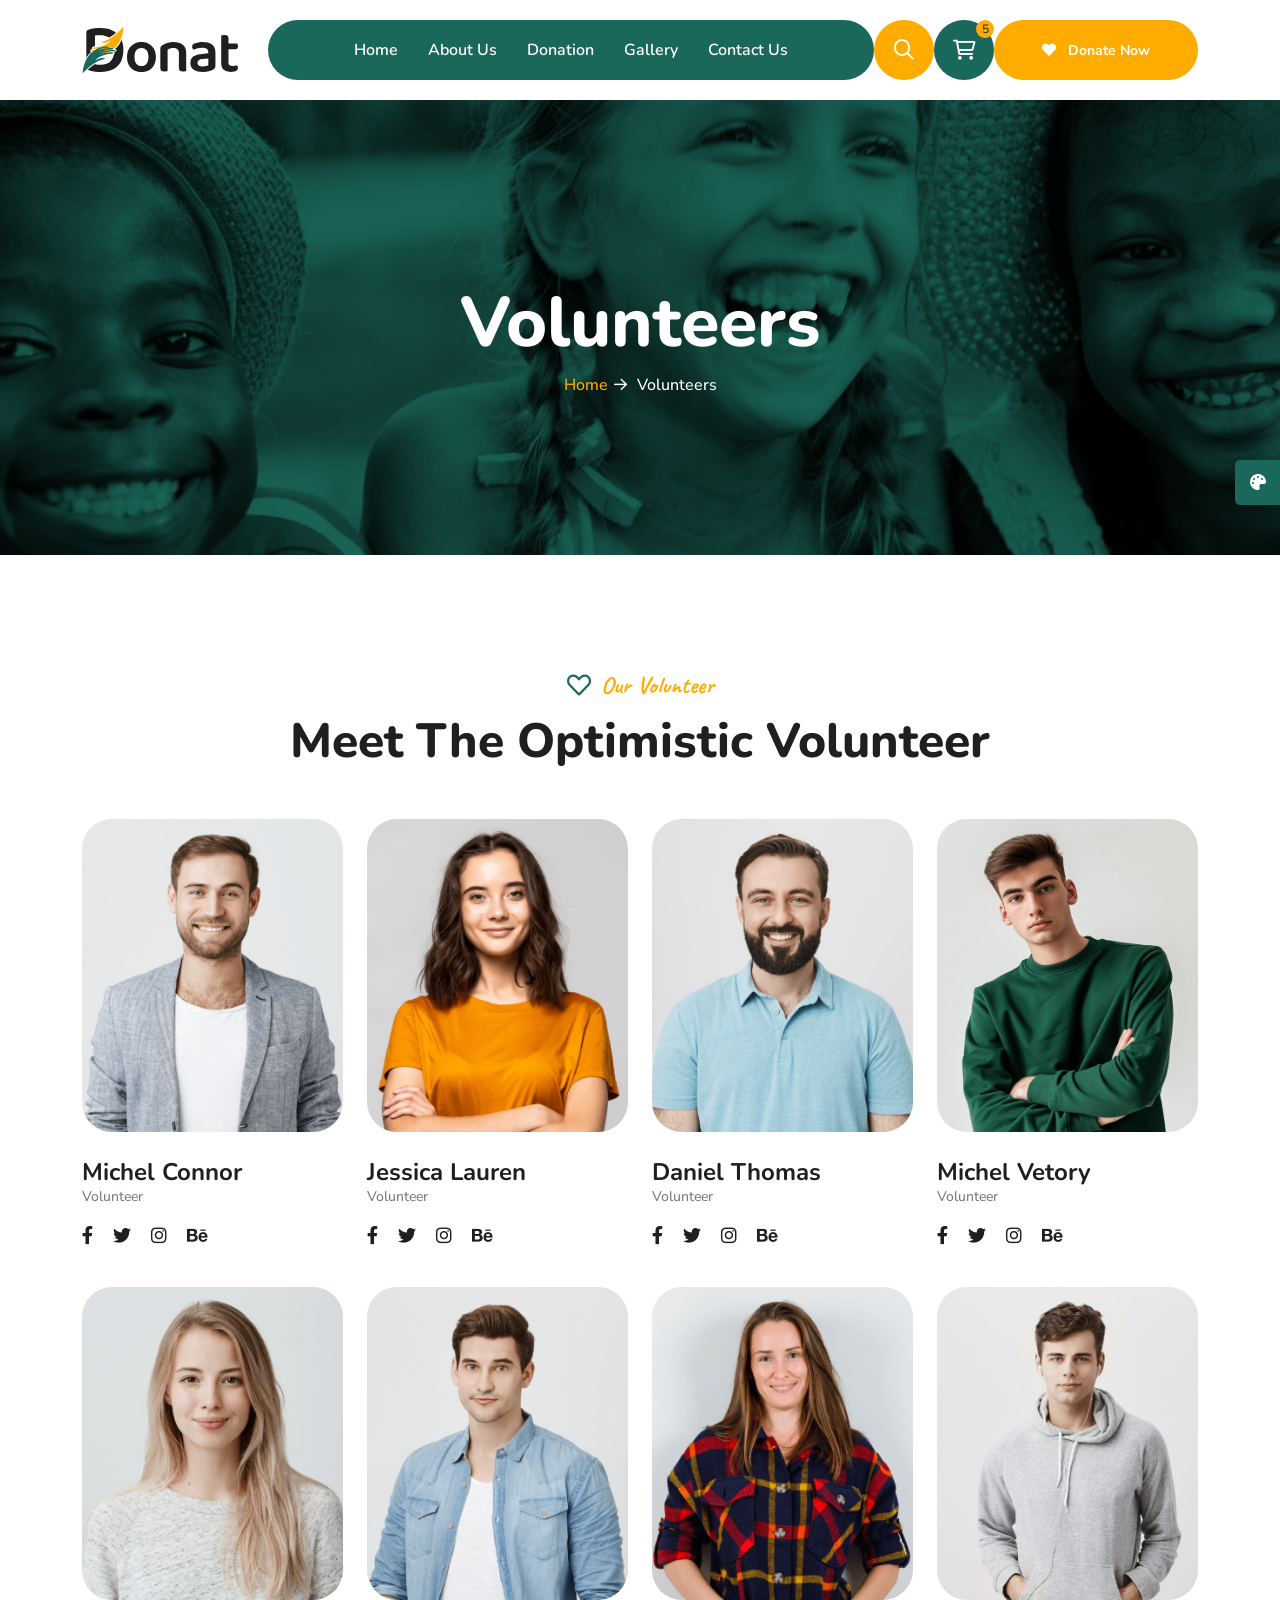
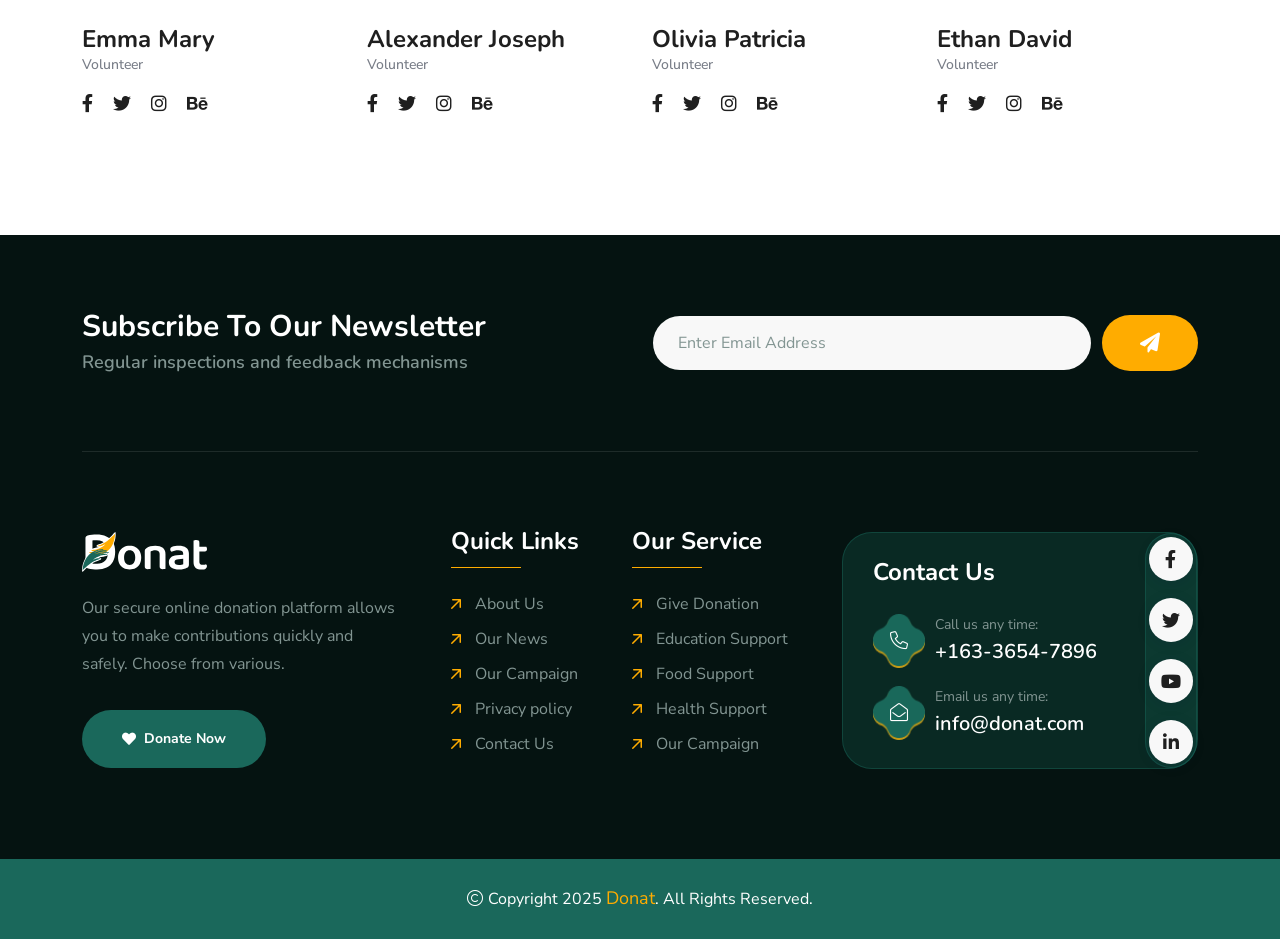
<file: team.html>
<!doctype html>
<html class="no-js" lang="zxx" dir="ltr">



<head>
    <meta charset="utf-8">
    <meta http-equiv="x-ua-compatible" content="ie=edge">
    <title>Donat - Charity & Donation HTML Template - Team</title>
    <meta name="author" content="Donat">
    <meta name="description" content="Donat - Charity & Donation HTML Template">
    <meta name="keywords" content="Donat - Charity & Donation HTML Template">
    <meta name="robots" content="INDEX,FOLLOW">

    <!-- Mobile Specific Metas -->
    <meta name="viewport" content="width=device-width, initial-scale=1, shrink-to-fit=no">

    <!-- Favicons - Place favicon.ico in the root directory -->
    <link rel="apple-touch-icon" sizes="57x57" href="assets/img/favicons/apple-icon-57x57.png">
    <link rel="apple-touch-icon" sizes="60x60" href="assets/img/favicons/apple-icon-60x60.png">
    <link rel="apple-touch-icon" sizes="72x72" href="assets/img/favicons/apple-icon-72x72.png">
    <link rel="apple-touch-icon" sizes="76x76" href="assets/img/favicons/apple-icon-76x76.png">
    <link rel="apple-touch-icon" sizes="114x114" href="assets/img/favicons/apple-icon-114x114.png">
    <link rel="apple-touch-icon" sizes="120x120" href="assets/img/favicons/apple-icon-120x120.png">
    <link rel="apple-touch-icon" sizes="144x144" href="assets/img/favicons/apple-icon-144x144.png">
    <link rel="apple-touch-icon" sizes="152x152" href="assets/img/favicons/apple-icon-152x152.png">
    <link rel="apple-touch-icon" sizes="180x180" href="assets/img/favicons/apple-icon-180x180.png">
    <link rel="icon" type="image/png" sizes="192x192" href="assets/img/favicons/android-icon-192x192.png">
    <link rel="icon" type="image/png" sizes="32x32" href="assets/img/favicons/favicon-32x32.png">
    <link rel="icon" type="image/png" sizes="96x96" href="assets/img/favicons/favicon-96x96.png">
    <link rel="icon" type="image/png" sizes="16x16" href="assets/img/favicons/favicon-16x16.png">
    <link rel="manifest" href="assets/img/favicons/manifest.json">
    <meta name="msapplication-TileColor" content="#ffffff">
    <meta name="msapplication-TileImage" content="assets/img/favicons/ms-icon-144x144.png">
    <meta name="theme-color" content="#ffffff">

    <!--==============================
	  Google Fonts
	============================== -->
    <link rel="preconnect" href="https://fonts.googleapis.com/">
    <link rel="preconnect" href="https://fonts.gstatic.com/" crossorigin>
    <link href="https://fonts.googleapis.com/css2?family=Caveat:wght@400..700&amp;family=Nunito+Sans:ital,opsz,wght@0,6..12,200..1000;1,6..12,200..1000&amp;family=Nunito:ital,wght@0,200..1000;1,200..1000&amp;display=swap" rel="stylesheet">

    <!--==============================
	    All CSS File
	============================== -->
    <!-- Bootstrap -->
    <link rel="stylesheet" href="assets/css/bootstrap.min.css">
    <!-- Fontawesome Icon -->
    <link rel="stylesheet" href="assets/css/fontawesome.min.css">
    <!-- Magnific Popup -->
    <link rel="stylesheet" href="assets/css/magnific-popup.min.css">
    <!-- Swiper Js -->
    <link rel="stylesheet" href="assets/css/swiper-bundle.min.css">
    <!-- Theme Custom CSS -->
    <link rel="stylesheet" href="assets/css/style.css">

</head>

<body>

    <!--[if lte IE 9]>
    	<p class="browserupgrade">You are using an <strong>outdated</strong> browser. Please <a href="https://browsehappy.com/">upgrade your browser</a> to improve your experience and security.</p>
  	<![endif]-->


    <!--********************************
   		Code Start From Here 
	******************************** -->

    <!--==============================
     Preloader
  ==============================-->
    <div class="preloader ">
        <button class="th-btn style2 preloaderCls">Cancel Preloader </button>
        <div class="preloader-inner">
            <span class="loader">
                Donat
                <span class="loading-text">Donat</span>
            </span>
        </div>
    </div><!--==============================
    Sidemenu
============================== -->
    <div class="sidemenu-wrapper sidemenu-cart ">
        <div class="sidemenu-content">
            <button class="closeButton sideMenuCls"><i class="far fa-times"></i></button>
            <div class="widget woocommerce widget_shopping_cart">
                <h3 class="widget_title">Shopping cart</h3>
                <div class="widget_shopping_cart_content">
                    <ul class="woocommerce-mini-cart cart_list product_list_widget ">
                        <li class="woocommerce-mini-cart-item mini_cart_item">
                            <a href="#" class="remove remove_from_cart_button"><i class="far fa-times"></i></a>
                            <a href="#"><img src="assets/img/product/product_thumb_1_1.png" alt="Cart Image">Books</a>
                            <span class="quantity">1 ×
                                <span class="woocommerce-Price-amount amount">
                                    <span class="woocommerce-Price-currencySymbol">$</span>940.00</span>
                            </span>
                        </li>
                        <li class="woocommerce-mini-cart-item mini_cart_item">
                            <a href="#" class="remove remove_from_cart_button"><i class="far fa-times"></i></a>
                            <a href="#"><img src="assets/img/product/product_thumb_1_2.png" alt="Cart Image">Medicine</a>
                            <span class="quantity">1 ×
                                <span class="woocommerce-Price-amount amount">
                                    <span class="woocommerce-Price-currencySymbol">$</span>899.00</span>
                            </span>
                        </li>
                        <li class="woocommerce-mini-cart-item mini_cart_item">
                            <a href="#" class="remove remove_from_cart_button"><i class="far fa-times"></i></a>
                            <a href="#"><img src="assets/img/product/product_thumb_1_3.png" alt="Cart Image">Dress</a>
                            <span class="quantity">1 ×
                                <span class="woocommerce-Price-amount amount">
                                    <span class="woocommerce-Price-currencySymbol">$</span>756.00</span>
                            </span>
                        </li>
                        <li class="woocommerce-mini-cart-item mini_cart_item">
                            <a href="#" class="remove remove_from_cart_button"><i class="far fa-times"></i></a>
                            <a href="#"><img src="assets/img/product/product_thumb_1_4.png" alt="Cart Image">Chair</a>
                            <span class="quantity">1 ×
                                <span class="woocommerce-Price-amount amount">
                                    <span class="woocommerce-Price-currencySymbol">$</span>723.00</span>
                            </span>
                        </li>
                        <li class="woocommerce-mini-cart-item mini_cart_item">
                            <a href="#" class="remove remove_from_cart_button"><i class="far fa-times"></i></a>
                            <a href="#"><img src="assets/img/product/product_thumb_1_5.png" alt="Cart Image">Cloths</a>
                            <span class="quantity">1 ×
                                <span class="woocommerce-Price-amount amount">
                                    <span class="woocommerce-Price-currencySymbol">$</span>1080.00</span>
                            </span>
                        </li>
                    </ul>
                    <p class="woocommerce-mini-cart__total total">
                        <strong>Subtotal:</strong>
                        <span class="woocommerce-Price-amount amount">
                            <span class="woocommerce-Price-currencySymbol">$</span>4398.00</span>
                    </p>
                    <p class="woocommerce-mini-cart__buttons buttons">
                        <a href="cart.html" class="th-btn wc-forward">View cart</a>
                        <a href="checkout.html" class="th-btn checkout wc-forward">Checkout</a>
                    </p>
                </div>
            </div>
        </div>
    </div>
    <div class="popup-search-box d-none d-lg-block">
        <button class="searchClose"><i class="far fa-times"></i></button>
        <form action="#">
            <input type="text" placeholder="What are you looking for?">
            <button type="submit"><i class="fal fa-search"></i></button>
        </form>
    </div><!--==============================
    Mobile Menu
  ============================== -->
    <div class="th-menu-wrapper">
        <div class="th-menu-area text-center">
            <button class="th-menu-toggle"><i class="fal fa-times"></i></button>
            <div class="mobile-logo">
                <a href="index.html"><img src="assets/img/logo.svg" alt="Donat"></a>
            </div>
            <div class="th-mobile-menu">
                <ul>
                    <li class="menu-item-has-children">
                        <a href="index.html">Home</a>
                        <ul class="sub-menu">
                            <li class="menu-item-has-children">
                                <a href="#">Multipage</a>
                                <ul class="sub-menu">
                                    <li><a href="index.html">Home One</a></li>
                                    <li><a href="home-2.html">Home Two</a></li>
                                    <li><a href="home-3.html">Home Three</a></li>
                                    <li><a href="home-4.html">Home Four</a></li>
                                    <li><a href="home-5.html">Home Five</a></li>
                                </ul>
                            </li>
                            <li class="menu-item-has-children">
                                <a href="#">Onepage</a>
                                <ul class="sub-menu">
                                    <li><a href="home-1-op.html">Home One</a></li>
                                    <li><a href="home-2-op.html">Home Two</a></li>
                                    <li><a href="home-3-op.html">Home Three</a></li>
                                    <li><a href="home-4-op.html">Home Four</a></li>
                                    <li><a href="home-5-op.html">Home Five</a></li>
                                </ul>
                            </li>
                            <li class="menu-item-has-children">
                                <a href="#">RTL</a>
                                <ul class="sub-menu">
                                    <li><a href="home-1-rtl.html">Home One</a></li>
                                    <li><a href="home-2-rtl.html">Home Two</a></li>
                                    <li><a href="home-3-rtl.html">Home Three</a></li>
                                    <li><a href="home-4-rtl.html">Home Four</a></li>
                                    <li><a href="home-5-rtl.html">Home Five</a></li>
                                </ul>
                            </li>
                        </ul>
                    </li>
                    <li><a href="about.html">About Us</a></li>
                    <li class="menu-item-has-children">
                        <a href="#">Donations</a>
                        <ul class="sub-menu">
                            <li><a href="donation.html">Donations</a></li>
                            <li><a href="donation-details.html">Donation Details</a></li>
                            <li><a href="donate-now.html">Donate Now</a></li>
                        </ul>
                    </li>
                    <li class="menu-item-has-children">
                        <a href="#">Pages</a>
                        <ul class="sub-menu">
                            <li class="menu-item-has-children">
                                <a href="#">Shop</a>
                                <ul class="sub-menu">
                                    <li><a href="shop.html">Shop</a></li>
                                    <li><a href="shop-details.html">Shop Details</a></li>
                                    <li><a href="cart.html">Cart Page</a></li>
                                    <li><a href="checkout.html">Checkout</a></li>
                                    <li><a href="wishlist.html">Wishlist</a></li>
                                </ul>
                            </li>
                            <li><a href="team.html">Volunteers</a></li>
                            <li><a href="team-details.html">Volunteer Details</a></li>
                            <li><a href="add-team.html">Become A Volunteer</a></li>
                            <li><a href="gallery.html">Gallery</a></li>
                            <li><a href="pricing.html">Pricing</a></li>
                            <li><a href="faq.html">FAQS</a></li>
                            <li><a href="testimonial.html">Testimonials</a></li>
                            <li><a href="error.html">Error Page</a></li>
                        </ul>
                    </li>
                    <li class="menu-item-has-children">
                        <a href="#">Blog</a>
                        <ul class="sub-menu">
                            <li><a href="blog.html">Blog</a></li>
                            <li><a href="blog-details.html">Blog Details</a></li>
                        </ul>
                    </li>
                    <li>
                        <a href="contact.html">Contact Us</a>
                    </li>
                </ul>
            </div>
        </div>
    </div>
    <div class="color-scheme-wrap active">
        <button class="switchIcon"><i class="fa-solid fa-palette"></i></button>
        <h3 class="color-scheme-wrap-title text-center">Color Switcher</h3>
        <h4 class="color-scheme-wrap-subtitle text-center">Theme Color</h4>
        <div class="color-switch-btns">
            <button data-color="#1A685B"><i class="fa-solid fa-droplet"></i></button>
            <button data-color="#f34e3a"><i class="fa-solid fa-droplet"></i></button>
            <button data-color="#FF4857"><i class="fa-solid fa-droplet"></i></button>
            <button data-color="#3843C1"><i class="fa-solid fa-droplet"></i></button>
            <button data-color="#FF7E02"><i class="fa-solid fa-droplet"></i></button>
        </div>
        <h4 class="color-scheme-wrap-subtitle mt-20 text-center">Secondary Color</h4>
        <div class="secondary-color-switch-btns">
            <button data-secondary-color="#FFAC00"><i class="fa-solid fa-droplet"></i></button>
            <button data-secondary-color="#F41E1E"><i class="fa-solid fa-droplet"></i></button>
            <button data-secondary-color="#f34e3a"><i class="fa-solid fa-droplet"></i></button>
            <button data-secondary-color="#FF4857"><i class="fa-solid fa-droplet"></i></button>
            <button data-secondary-color="#3843C1"><i class="fa-solid fa-droplet"></i></button>
        </div>
    </div><!--==============================
	Header Area
==============================-->
    <header class="th-header header-layout1 onepage-nav">
        <div class="sticky-wrapper">
            <!-- Main Menu Area -->
            <div class="container">
                <div class="menu-area">
                    <div class="header-logo">
                        <a href="index.html"><img src="assets/img/logo.svg" alt="Donat"></a>
                    </div>
                    <div class="menu-area-wrap">
                        <nav class="main-menu d-none d-lg-block">
                            <ul>
                                <li class="">
                                    <a href="index.html">Home</a>             
                                </li>
                                <li>
                                    <a href="about.html">About Us</a>
                                </li>
                                <li>
                                    <a href="donation.html">Donation</a>
                                </li>
                                <li>
                                    <a href="gallery.html">Gallery</a>
                                </li>
                                <li>
                                    <a href="contact.html">Contact Us</a>
                                </li>
                            </ul>
                        </nav>
                        <p class="header-notice"><img class="me-1" src="assets/img/icon/heart-icon.svg" alt="img">Are you ready to help them? Let’s become a volunteers...</p>
                    </div>
                    <div class="header-button">
                        <button type="button" class="icon-btn style2 searchBoxToggler d-lg-block d-none"><i class="far fa-search"></i></button>
                        <button type="button" class="icon-btn sideMenuToggler">
                            <span class="badge">5</span>
                            <i class="fa-regular fa-cart-shopping"></i>
                        </button>
                        <a href="contact.html" class="th-btn style3 d-xl-block d-none"><i class="fas fa-heart me-2"></i> Donate Now</a>
                        <button type="button" class="icon-btn th-menu-toggle d-lg-none"><i class="far fa-bars"></i></button>
                    </div>
                </div>
            </div>
        </div>
    </header>


    <!--==============================
    Breadcumb
============================== -->
    <div class="breadcumb-wrapper " data-bg-src="assets/img/bg/breadcumb-bg.jpg" data-overlay="theme">
        <div class="container">
            <div class="breadcumb-content">
                <h1 class="breadcumb-title">Volunteers</h1>
                <ul class="breadcumb-menu">
                    <li><a href="index.html">Home</a></li>
                    <li>Volunteers</li>
                </ul>
            </div>
        </div>
    </div><!--==============================
Team Area  
==============================-->
    <section class="space" id="team-sec">
        <div class="container">
            <div class="title-area text-center">
                <span class="sub-title after-none before-none"><i class="far fa-heart text-theme"></i> Our Volunteer</span>
                <h2 class="sec-title">Meet The Optimistic Volunteer</h2>
            </div>
            <div class="row gy-40">
                <!-- Single Item -->
                <div class="col-lg-3 col-md-6">
                    <div class="th-team team-card3">
                        <div class="team-img">
                            <img src="assets/img/team/team_3_1.png" alt="Team">
                        </div>
                        <div class="team-card-content">
                            <h3 class="box-title"><a href="team-details.html">Michel Connor</a></h3>
                            <span class="team-desig">Volunteer</span>
                            <div class="th-social style2">
                                <a target="_blank" href="https://facebook.com/"><i class="fab fa-facebook-f"></i></a>
                                <a target="_blank" href="https://twitter.com/"><i class="fab fa-twitter"></i></a>
                                <a target="_blank" href="https://instagram.com/"><i class="fab fa-instagram"></i></a>
                                <a target="_blank" href="https://behance.com/"><i class="fab fa-behance"></i></a>
                            </div>
                        </div>
                    </div>
                </div>

                <!-- Single Item -->
                <div class="col-lg-3 col-md-6">
                    <div class="th-team team-card3">
                        <div class="team-img">
                            <img src="assets/img/team/team_3_2.png" alt="Team">
                        </div>
                        <div class="team-card-content">
                            <h3 class="box-title"><a href="team-details.html">Jessica Lauren</a></h3>
                            <span class="team-desig">Volunteer</span>
                            <div class="th-social style2">
                                <a target="_blank" href="https://facebook.com/"><i class="fab fa-facebook-f"></i></a>
                                <a target="_blank" href="https://twitter.com/"><i class="fab fa-twitter"></i></a>
                                <a target="_blank" href="https://instagram.com/"><i class="fab fa-instagram"></i></a>
                                <a target="_blank" href="https://behance.com/"><i class="fab fa-behance"></i></a>
                            </div>
                        </div>
                    </div>
                </div>

                <!-- Single Item -->
                <div class="col-lg-3 col-md-6">
                    <div class="th-team team-card3">
                        <div class="team-img">
                            <img src="assets/img/team/team_3_3.png" alt="Team">
                        </div>
                        <div class="team-card-content">
                            <h3 class="box-title"><a href="team-details.html">Daniel Thomas</a></h3>
                            <span class="team-desig">Volunteer</span>
                            <div class="th-social style2">
                                <a target="_blank" href="https://facebook.com/"><i class="fab fa-facebook-f"></i></a>
                                <a target="_blank" href="https://twitter.com/"><i class="fab fa-twitter"></i></a>
                                <a target="_blank" href="https://instagram.com/"><i class="fab fa-instagram"></i></a>
                                <a target="_blank" href="https://behance.com/"><i class="fab fa-behance"></i></a>
                            </div>
                        </div>
                    </div>
                </div>

                <!-- Single Item -->
                <div class="col-lg-3 col-md-6">
                    <div class="th-team team-card3">
                        <div class="team-img">
                            <img src="assets/img/team/team_3_4.png" alt="Team">
                        </div>
                        <div class="team-card-content">
                            <h3 class="box-title"><a href="team-details.html">Michel Vetory</a></h3>
                            <span class="team-desig">Volunteer</span>
                            <div class="th-social style2">
                                <a target="_blank" href="https://facebook.com/"><i class="fab fa-facebook-f"></i></a>
                                <a target="_blank" href="https://twitter.com/"><i class="fab fa-twitter"></i></a>
                                <a target="_blank" href="https://instagram.com/"><i class="fab fa-instagram"></i></a>
                                <a target="_blank" href="https://behance.com/"><i class="fab fa-behance"></i></a>
                            </div>
                        </div>
                    </div>
                </div>

                <!-- Single Item -->
                <div class="col-lg-3 col-md-6">
                    <div class="th-team team-card3">
                        <div class="team-img">
                            <img src="assets/img/team/team_3_5.png" alt="Team">
                        </div>
                        <div class="team-card-content">
                            <h3 class="box-title"><a href="team-details.html">Emma Mary</a></h3>
                            <span class="team-desig">Volunteer</span>
                            <div class="th-social style2">
                                <a target="_blank" href="https://facebook.com/"><i class="fab fa-facebook-f"></i></a>
                                <a target="_blank" href="https://twitter.com/"><i class="fab fa-twitter"></i></a>
                                <a target="_blank" href="https://instagram.com/"><i class="fab fa-instagram"></i></a>
                                <a target="_blank" href="https://behance.com/"><i class="fab fa-behance"></i></a>
                            </div>
                        </div>
                    </div>
                </div>

                <!-- Single Item -->
                <div class="col-lg-3 col-md-6">
                    <div class="th-team team-card3">
                        <div class="team-img">
                            <img src="assets/img/team/team_3_6.png" alt="Team">
                        </div>
                        <div class="team-card-content">
                            <h3 class="box-title"><a href="team-details.html">Alexander Joseph</a></h3>
                            <span class="team-desig">Volunteer</span>
                            <div class="th-social style2">
                                <a target="_blank" href="https://facebook.com/"><i class="fab fa-facebook-f"></i></a>
                                <a target="_blank" href="https://twitter.com/"><i class="fab fa-twitter"></i></a>
                                <a target="_blank" href="https://instagram.com/"><i class="fab fa-instagram"></i></a>
                                <a target="_blank" href="https://behance.com/"><i class="fab fa-behance"></i></a>
                            </div>
                        </div>
                    </div>
                </div>

                <!-- Single Item -->
                <div class="col-lg-3 col-md-6">
                    <div class="th-team team-card3">
                        <div class="team-img">
                            <img src="assets/img/team/team_3_7.png" alt="Team">
                        </div>
                        <div class="team-card-content">
                            <h3 class="box-title"><a href="team-details.html">Olivia Patricia</a></h3>
                            <span class="team-desig">Volunteer</span>
                            <div class="th-social style2">
                                <a target="_blank" href="https://facebook.com/"><i class="fab fa-facebook-f"></i></a>
                                <a target="_blank" href="https://twitter.com/"><i class="fab fa-twitter"></i></a>
                                <a target="_blank" href="https://instagram.com/"><i class="fab fa-instagram"></i></a>
                                <a target="_blank" href="https://behance.com/"><i class="fab fa-behance"></i></a>
                            </div>
                        </div>
                    </div>
                </div>

                <!-- Single Item -->
                <div class="col-lg-3 col-md-6">
                    <div class="th-team team-card3">
                        <div class="team-img">
                            <img src="assets/img/team/team_3_8.png" alt="Team">
                        </div>
                        <div class="team-card-content">
                            <h3 class="box-title"><a href="team-details.html">Ethan David</a></h3>
                            <span class="team-desig">Volunteer</span>
                            <div class="th-social style2">
                                <a target="_blank" href="https://facebook.com/"><i class="fab fa-facebook-f"></i></a>
                                <a target="_blank" href="https://twitter.com/"><i class="fab fa-twitter"></i></a>
                                <a target="_blank" href="https://instagram.com/"><i class="fab fa-instagram"></i></a>
                                <a target="_blank" href="https://behance.com/"><i class="fab fa-behance"></i></a>
                            </div>
                        </div>
                    </div>
                </div>

            </div>
        </div>
    </section>


    <!--==============================
	Footer Area
==============================-->
    <footer class="footer-wrapper footer-default" data-bg-src="assets/img/bg/footer-default-bg-mask.png">
        <div class="footer-bg-shape2 shape-mockup jump" data-top="20%" data-right="0">
            <img src="assets/img/shape/footer-bg-shape3.png" alt="img">
        </div>
        <div class="footer-bg-shape3 shape-mockup d-none" data-bottom="0" data-right="0">
            <img src="assets/img/shape/footer-bg-shape2.png" alt="img">
        </div>
        <div class="footer-top">
            <div class="container">
                <div class="subscribe-box">
                    <div class="row gy-40 align-items-center justify-content-center">
                        <div class="col-xl-6">
                            <h4 class="subscribe-box_title">Subscribe to Our Newsletter</h4>
                            <p class="subscribe-box_text">Regular inspections and feedback mechanisms</p>
                        </div>
                        <div class="col-xl-6 col-lg-8">
                            <form class="newsletter-form">
                                <div class="form-group">
                                    <input class="form-control" type="email" placeholder="Enter Email Address" required="">
                                </div>
                                <button type="submit" class="th-btn style3"><i class="fas fa-paper-plane"></i></button>
                            </form>
                        </div>
                    </div>
                </div>
            </div>
        </div>
        <div class="widget-area">
            <div class="container">
                <div class="row justify-content-between">
                    <div class="col-md-6 col-xl-auto">
                        <div class="widget footer-widget">
                            <div class="th-widget-about">
                                <div class="about-logo">
                                    <a href="index.html"><img src="assets/img/logo-white.svg" alt="Donat"></a>
                                </div>
                                <p class="about-text"> Our secure online donation platform allows you to make contributions quickly and safely. Choose from various.</p>
                                <a href="contact.html" class="th-btn"><i class="fas fa-heart me-2"></i> Donate Now</a>
                            </div>
                        </div>
                    </div>
                    <div class="col-sm-6 col-xl-auto">
                        <div class="widget widget_nav_menu footer-widget">
                            <h3 class="widget_title">Quick Links</h3>
                            <div class="menu-all-pages-container">
                                <ul class="menu">
                                    <li><a href="about.html">About Us</a></li>
                                    <li><a href="blog.html">Our News</a></li>
                                    <li><a href="about.html">Our Campaign</a></li>
                                    <li><a href="contact.html">Privacy policy</a></li>
                                    <li><a href="contact.html">Contact Us</a></li>
                                </ul>
                            </div>
                        </div>
                    </div>
                    <div class="col-sm-6 col-xl-auto">
                        <div class="widget widget_nav_menu footer-widget">
                            <h3 class="widget_title">Our Service</h3>
                            <div class="menu-all-pages-container">
                                <ul class="menu">
                                    <li><a href="donate-now.html">Give Donation</a></li>
                                    <li><a href="faq.html">Education Support</a></li>
                                    <li><a href="faq.html">Food Support</a></li>
                                    <li><a href="faq.html">Health Support</a></li>
                                    <li><a href="gallery.html">Our Campaign </a></li>
                                </ul>
                            </div>
                        </div>
                    </div>
                    <div class="col-md-6 col-xl-auto">
                        <div class="widget footer-widget">
                            <div class="th-widget-contact">
                                <h3 class="widget_title">Contact Us</h3>
                                <div class="info-card">
                                    <div class="box-icon">
                                        <i class="fal fa-phone"></i>
                                        <div class="bg-shape1" data-mask-src="assets/img/shape/info_card_icon_bg_shape_1_1.png"></div>
                                        <div class="bg-shape2" data-mask-src="assets/img/shape/info_card_icon_bg_shape_1_1.png"></div>
                                    </div>
                                    <div class="box-content">
                                        <p class="box-text">Call us any time:</p>
                                        <h4 class="box-title"><a href="tel:16336547896">+163-3654-7896</a></h4>
                                    </div>
                                </div>
                                <div class="info-card">
                                    <div class="box-icon">
                                        <i class="fal fa-envelope-open"></i>
                                        <div class="bg-shape1" data-mask-src="assets/img/shape/info_card_icon_bg_shape_1_1.png"></div>
                                        <div class="bg-shape2" data-mask-src="assets/img/shape/info_card_icon_bg_shape_1_1.png"></div>
                                    </div>
                                    <div class="box-content">
                                        <p class="box-text">Email us any time:</p>
                                        <h4 class="box-title"><a href="mailto:info@donat.com">info@donat.com</a></h4>
                                    </div>
                                </div>
                                <div class="th-social style2">
                                    <a href="https://www.facebook.com/"><i class="fab fa-facebook-f"></i></a>
                                    <a href="https://www.twitter.com/"><i class="fab fa-twitter"></i></a>
                                    <a href="https://www.youtube.com/"><i class="fab fa-youtube"></i></a>
                                    <a href="https://www.linkedin.com/"><i class="fab fa-linkedin-in"></i></a>
                                </div>
                            </div>
                        </div>
                    </div>
                </div>
            </div>
        </div>
        <div class="copyright-wrap">
            <div class="container">
                <div class="row justify-content-center gy-3 align-items-center">
                    <div class="col-lg-12">
                        <p class="copyright-text text-center">
                            <i class="fal fa-copyright"></i> Copyright 2025 <a href="index.html">Donat</a>. All Rights Reserved.
                        </p>
                    </div>
                </div>
            </div>
        </div>
    </footer>

    <!--********************************
			Code End  Here 
	******************************** -->

    <!-- Scroll To Top -->
    <div class="scroll-top">
        <svg class="progress-circle svg-content" width="100%" height="100%" viewBox="-1 -1 102 102">
            <path d="M50,1 a49,49 0 0,1 0,98 a49,49 0 0,1 0,-98" style="transition: stroke-dashoffset 10ms linear 0s; stroke-dasharray: 307.919, 307.919; stroke-dashoffset: 307.919;"></path>
        </svg>
    </div>

    <!--==============================
    All Js File
============================== -->
    <!-- Jquery -->
    <script src="assets/js/vendor/jquery-3.7.1.min.js"></script>
    <!-- Swiper Js -->
    <script src="assets/js/swiper-bundle.min.js"></script>
    <!-- Bootstrap -->
    <script src="assets/js/bootstrap.min.js"></script>
    <!-- Magnific Popup -->
    <script src="assets/js/jquery.magnific-popup.min.js"></script>
    <!-- Counter Up -->
    <script src="assets/js/jquery.counterup.min.js"></script>
    <!-- Range Slider -->
    <script src="assets/js/jquery-ui.min.js"></script>
    <!-- Isotope Filter -->
    <script src="assets/js/imagesloaded.pkgd.min.js"></script>
    <script src="assets/js/isotope.pkgd.min.js"></script>

    <!-- Main Js File -->
    <script src="assets/js/main.js"></script>
</body>



</html>
</file>
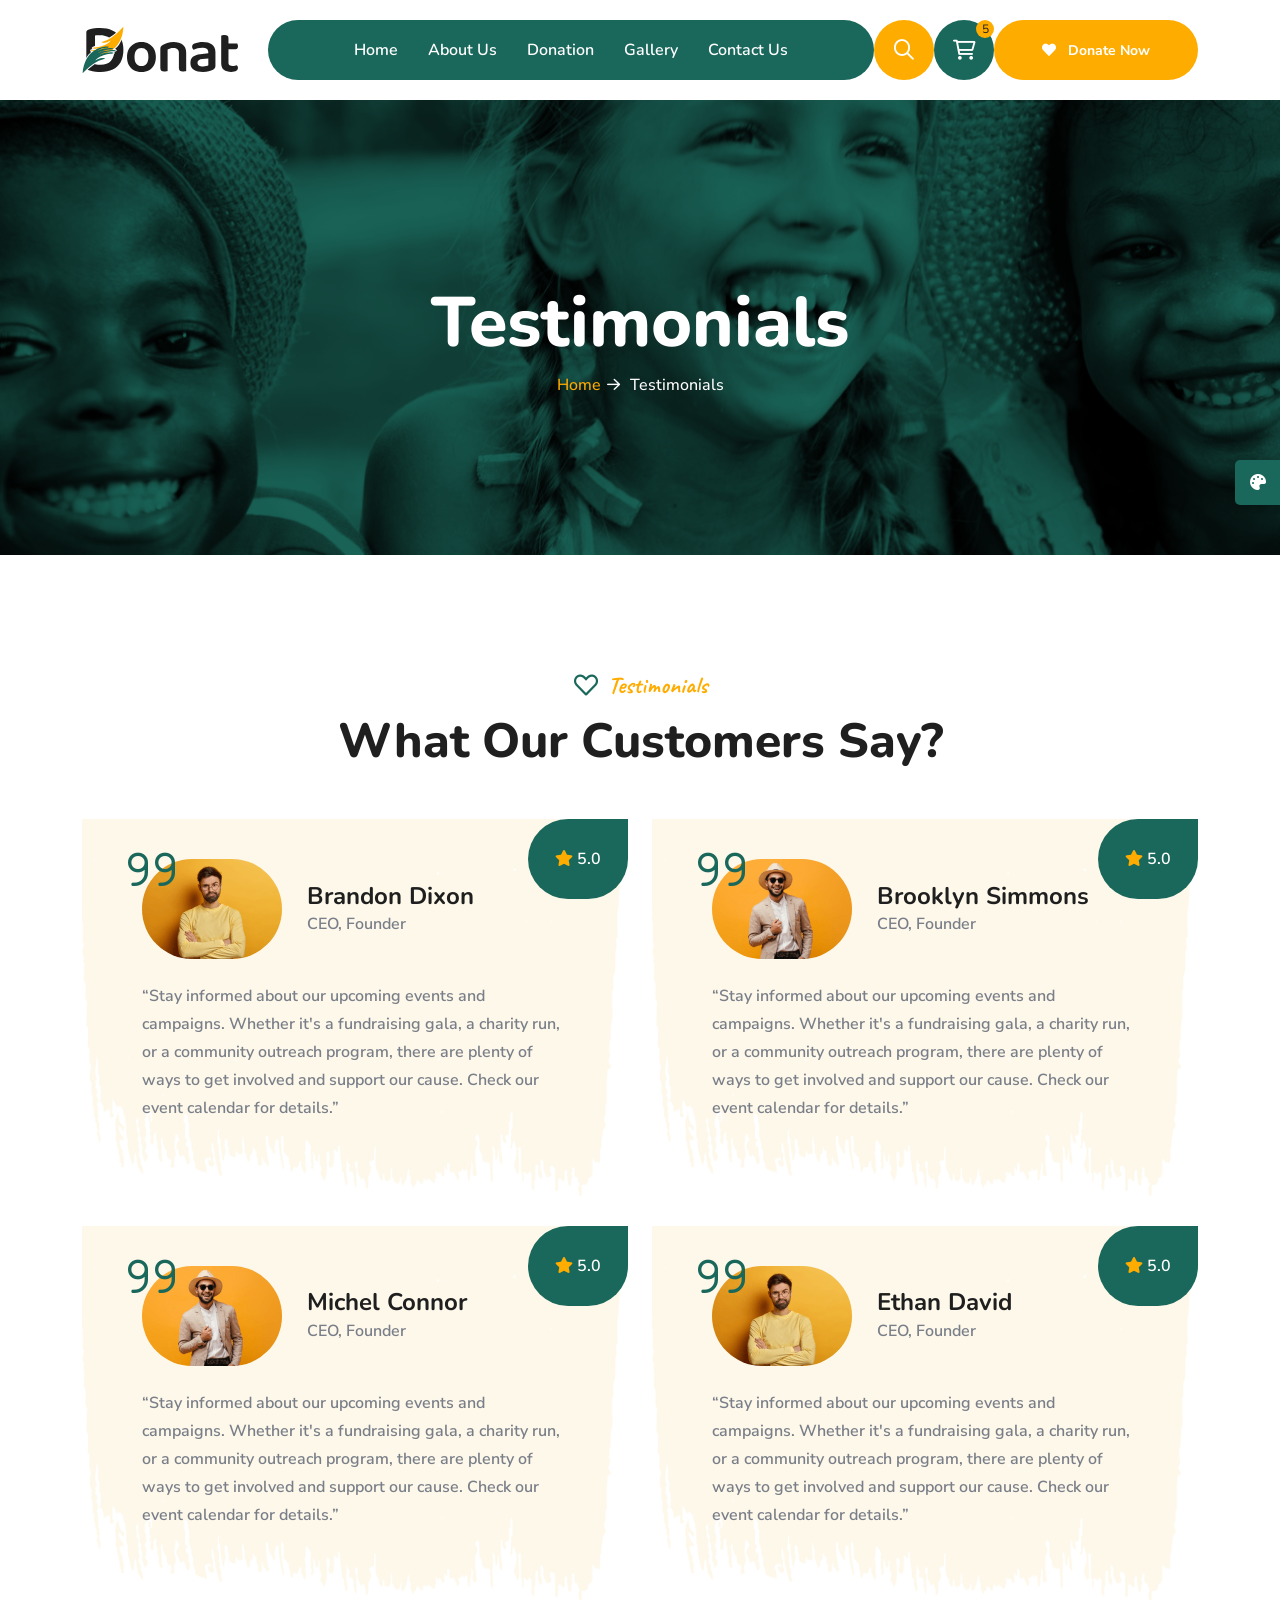
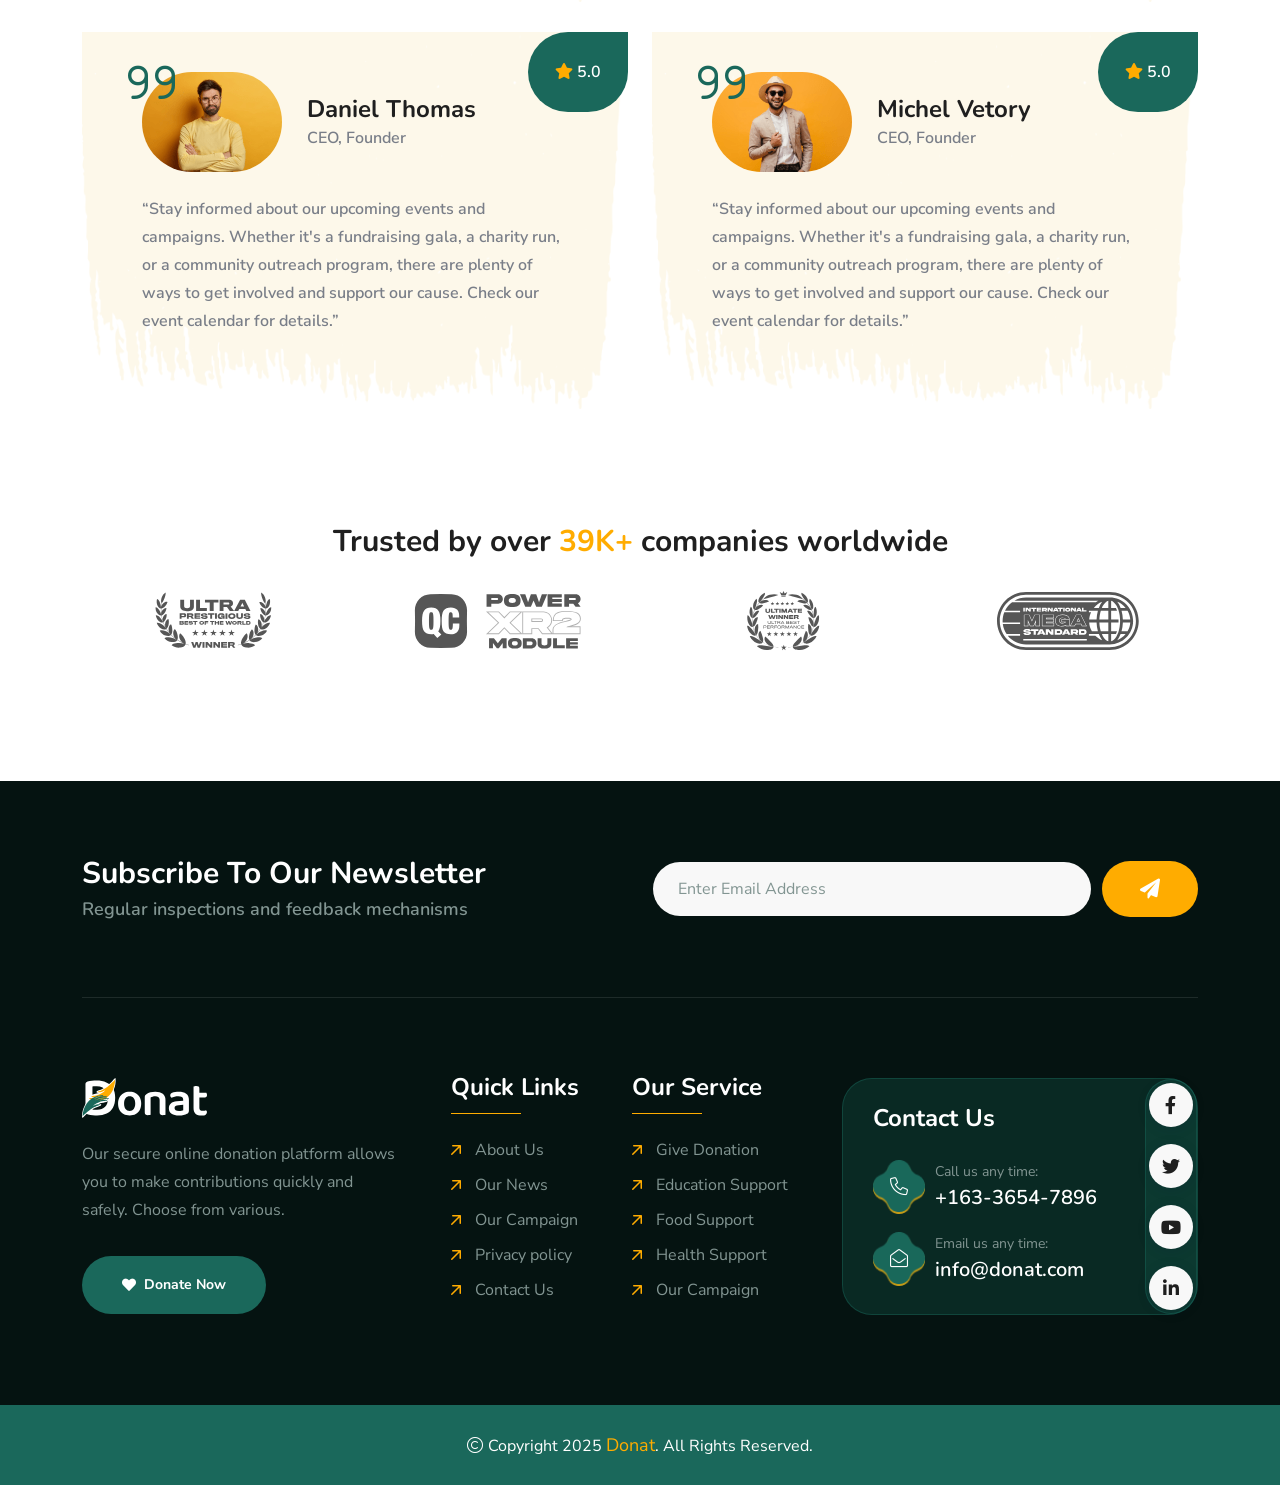
<file: testimonial.html>
<!doctype html>
<html class="no-js" lang="zxx" dir="ltr">



<head>
    <meta charset="utf-8">
    <meta http-equiv="x-ua-compatible" content="ie=edge">
    <title>Donat - Charity & Donation HTML Template - Testimonials</title>
    <meta name="author" content="Donat">
    <meta name="description" content="Donat - Charity & Donation HTML Template">
    <meta name="keywords" content="Donat - Charity & Donation HTML Template">
    <meta name="robots" content="INDEX,FOLLOW">

    <!-- Mobile Specific Metas -->
    <meta name="viewport" content="width=device-width, initial-scale=1, shrink-to-fit=no">

    <!-- Favicons - Place favicon.ico in the root directory -->
    <link rel="apple-touch-icon" sizes="57x57" href="assets/img/favicons/apple-icon-57x57.png">
    <link rel="apple-touch-icon" sizes="60x60" href="assets/img/favicons/apple-icon-60x60.png">
    <link rel="apple-touch-icon" sizes="72x72" href="assets/img/favicons/apple-icon-72x72.png">
    <link rel="apple-touch-icon" sizes="76x76" href="assets/img/favicons/apple-icon-76x76.png">
    <link rel="apple-touch-icon" sizes="114x114" href="assets/img/favicons/apple-icon-114x114.png">
    <link rel="apple-touch-icon" sizes="120x120" href="assets/img/favicons/apple-icon-120x120.png">
    <link rel="apple-touch-icon" sizes="144x144" href="assets/img/favicons/apple-icon-144x144.png">
    <link rel="apple-touch-icon" sizes="152x152" href="assets/img/favicons/apple-icon-152x152.png">
    <link rel="apple-touch-icon" sizes="180x180" href="assets/img/favicons/apple-icon-180x180.png">
    <link rel="icon" type="image/png" sizes="192x192" href="assets/img/favicons/android-icon-192x192.png">
    <link rel="icon" type="image/png" sizes="32x32" href="assets/img/favicons/favicon-32x32.png">
    <link rel="icon" type="image/png" sizes="96x96" href="assets/img/favicons/favicon-96x96.png">
    <link rel="icon" type="image/png" sizes="16x16" href="assets/img/favicons/favicon-16x16.png">
    <link rel="manifest" href="assets/img/favicons/manifest.json">
    <meta name="msapplication-TileColor" content="#ffffff">
    <meta name="msapplication-TileImage" content="assets/img/favicons/ms-icon-144x144.png">
    <meta name="theme-color" content="#ffffff">

    <!--==============================
	  Google Fonts
	============================== -->
    <link rel="preconnect" href="https://fonts.googleapis.com/">
    <link rel="preconnect" href="https://fonts.gstatic.com/" crossorigin>
    <link href="https://fonts.googleapis.com/css2?family=Caveat:wght@400..700&amp;family=Nunito+Sans:ital,opsz,wght@0,6..12,200..1000;1,6..12,200..1000&amp;family=Nunito:ital,wght@0,200..1000;1,200..1000&amp;display=swap" rel="stylesheet">

    <!--==============================
	    All CSS File
	============================== -->
    <!-- Bootstrap -->
    <link rel="stylesheet" href="assets/css/bootstrap.min.css">
    <!-- Fontawesome Icon -->
    <link rel="stylesheet" href="assets/css/fontawesome.min.css">
    <!-- Magnific Popup -->
    <link rel="stylesheet" href="assets/css/magnific-popup.min.css">
    <!-- Swiper Js -->
    <link rel="stylesheet" href="assets/css/swiper-bundle.min.css">
    <!-- Theme Custom CSS -->
    <link rel="stylesheet" href="assets/css/style.css">

</head>

<body>

    <!--[if lte IE 9]>
    	<p class="browserupgrade">You are using an <strong>outdated</strong> browser. Please <a href="https://browsehappy.com/">upgrade your browser</a> to improve your experience and security.</p>
  	<![endif]-->


    <!--********************************
   		Code Start From Here 
	******************************** -->

    <!--==============================
     Preloader
  ==============================-->
    <div class="preloader ">
        <button class="th-btn style2 preloaderCls">Cancel Preloader </button>
        <div class="preloader-inner">
            <span class="loader">
                Donat
                <span class="loading-text">Donat</span>
            </span>
        </div>
    </div><!--==============================
    Sidemenu
============================== -->
    <div class="sidemenu-wrapper sidemenu-cart ">
        <div class="sidemenu-content">
            <button class="closeButton sideMenuCls"><i class="far fa-times"></i></button>
            <div class="widget woocommerce widget_shopping_cart">
                <h3 class="widget_title">Shopping cart</h3>
                <div class="widget_shopping_cart_content">
                    <ul class="woocommerce-mini-cart cart_list product_list_widget ">
                        <li class="woocommerce-mini-cart-item mini_cart_item">
                            <a href="#" class="remove remove_from_cart_button"><i class="far fa-times"></i></a>
                            <a href="#"><img src="assets/img/product/product_thumb_1_1.png" alt="Cart Image">Books</a>
                            <span class="quantity">1 ×
                                <span class="woocommerce-Price-amount amount">
                                    <span class="woocommerce-Price-currencySymbol">$</span>940.00</span>
                            </span>
                        </li>
                        <li class="woocommerce-mini-cart-item mini_cart_item">
                            <a href="#" class="remove remove_from_cart_button"><i class="far fa-times"></i></a>
                            <a href="#"><img src="assets/img/product/product_thumb_1_2.png" alt="Cart Image">Medicine</a>
                            <span class="quantity">1 ×
                                <span class="woocommerce-Price-amount amount">
                                    <span class="woocommerce-Price-currencySymbol">$</span>899.00</span>
                            </span>
                        </li>
                        <li class="woocommerce-mini-cart-item mini_cart_item">
                            <a href="#" class="remove remove_from_cart_button"><i class="far fa-times"></i></a>
                            <a href="#"><img src="assets/img/product/product_thumb_1_3.png" alt="Cart Image">Dress</a>
                            <span class="quantity">1 ×
                                <span class="woocommerce-Price-amount amount">
                                    <span class="woocommerce-Price-currencySymbol">$</span>756.00</span>
                            </span>
                        </li>
                        <li class="woocommerce-mini-cart-item mini_cart_item">
                            <a href="#" class="remove remove_from_cart_button"><i class="far fa-times"></i></a>
                            <a href="#"><img src="assets/img/product/product_thumb_1_4.png" alt="Cart Image">Chair</a>
                            <span class="quantity">1 ×
                                <span class="woocommerce-Price-amount amount">
                                    <span class="woocommerce-Price-currencySymbol">$</span>723.00</span>
                            </span>
                        </li>
                        <li class="woocommerce-mini-cart-item mini_cart_item">
                            <a href="#" class="remove remove_from_cart_button"><i class="far fa-times"></i></a>
                            <a href="#"><img src="assets/img/product/product_thumb_1_5.png" alt="Cart Image">Cloths</a>
                            <span class="quantity">1 ×
                                <span class="woocommerce-Price-amount amount">
                                    <span class="woocommerce-Price-currencySymbol">$</span>1080.00</span>
                            </span>
                        </li>
                    </ul>
                    <p class="woocommerce-mini-cart__total total">
                        <strong>Subtotal:</strong>
                        <span class="woocommerce-Price-amount amount">
                            <span class="woocommerce-Price-currencySymbol">$</span>4398.00</span>
                    </p>
                    <p class="woocommerce-mini-cart__buttons buttons">
                        <a href="cart.html" class="th-btn wc-forward">View cart</a>
                        <a href="checkout.html" class="th-btn checkout wc-forward">Checkout</a>
                    </p>
                </div>
            </div>
        </div>
    </div>
    <div class="popup-search-box d-none d-lg-block">
        <button class="searchClose"><i class="far fa-times"></i></button>
        <form action="#">
            <input type="text" placeholder="What are you looking for?">
            <button type="submit"><i class="fal fa-search"></i></button>
        </form>
    </div><!--==============================
    Mobile Menu
  ============================== -->
    <div class="th-menu-wrapper">
        <div class="th-menu-area text-center">
            <button class="th-menu-toggle"><i class="fal fa-times"></i></button>
            <div class="mobile-logo">
                <a href="index.html"><img src="assets/img/logo.svg" alt="Donat"></a>
            </div>
            <div class="th-mobile-menu">
                <ul>
                    <li class="menu-item-has-children">
                        <a href="index.html">Home</a>
                        <ul class="sub-menu">
                            <li class="menu-item-has-children">
                                <a href="#">Multipage</a>
                                <ul class="sub-menu">
                                    <li><a href="index.html">Home One</a></li>
                                    <li><a href="home-2.html">Home Two</a></li>
                                    <li><a href="home-3.html">Home Three</a></li>
                                    <li><a href="home-4.html">Home Four</a></li>
                                    <li><a href="home-5.html">Home Five</a></li>
                                </ul>
                            </li>
                            <li class="menu-item-has-children">
                                <a href="#">Onepage</a>
                                <ul class="sub-menu">
                                    <li><a href="home-1-op.html">Home One</a></li>
                                    <li><a href="home-2-op.html">Home Two</a></li>
                                    <li><a href="home-3-op.html">Home Three</a></li>
                                    <li><a href="home-4-op.html">Home Four</a></li>
                                    <li><a href="home-5-op.html">Home Five</a></li>
                                </ul>
                            </li>
                            <li class="menu-item-has-children">
                                <a href="#">RTL</a>
                                <ul class="sub-menu">
                                    <li><a href="home-1-rtl.html">Home One</a></li>
                                    <li><a href="home-2-rtl.html">Home Two</a></li>
                                    <li><a href="home-3-rtl.html">Home Three</a></li>
                                    <li><a href="home-4-rtl.html">Home Four</a></li>
                                    <li><a href="home-5-rtl.html">Home Five</a></li>
                                </ul>
                            </li>
                        </ul>
                    </li>
                    <li><a href="about.html">About Us</a></li>
                    <li class="menu-item-has-children">
                        <a href="#">Donations</a>
                        <ul class="sub-menu">
                            <li><a href="donation.html">Donations</a></li>
                            <li><a href="donation-details.html">Donation Details</a></li>
                            <li><a href="donate-now.html">Donate Now</a></li>
                        </ul>
                    </li>
                    <li class="menu-item-has-children">
                        <a href="#">Pages</a>
                        <ul class="sub-menu">
                            <li class="menu-item-has-children">
                                <a href="#">Shop</a>
                                <ul class="sub-menu">
                                    <li><a href="shop.html">Shop</a></li>
                                    <li><a href="shop-details.html">Shop Details</a></li>
                                    <li><a href="cart.html">Cart Page</a></li>
                                    <li><a href="checkout.html">Checkout</a></li>
                                    <li><a href="wishlist.html">Wishlist</a></li>
                                </ul>
                            </li>
                            <li><a href="team.html">Volunteers</a></li>
                            <li><a href="team-details.html">Volunteer Details</a></li>
                            <li><a href="add-team.html">Become A Volunteer</a></li>
                            <li><a href="gallery.html">Gallery</a></li>
                            <li><a href="pricing.html">Pricing</a></li>
                            <li><a href="faq.html">FAQS</a></li>
                            <li><a href="testimonial.html">Testimonials</a></li>
                            <li><a href="error.html">Error Page</a></li>
                        </ul>
                    </li>
                    <li class="menu-item-has-children">
                        <a href="#">Blog</a>
                        <ul class="sub-menu">
                            <li><a href="blog.html">Blog</a></li>
                            <li><a href="blog-details.html">Blog Details</a></li>
                        </ul>
                    </li>
                    <li>
                        <a href="contact.html">Contact Us</a>
                    </li>
                </ul>
            </div>
        </div>
    </div>
    <div class="color-scheme-wrap active">
        <button class="switchIcon"><i class="fa-solid fa-palette"></i></button>
        <h3 class="color-scheme-wrap-title text-center">Color Switcher</h3>
        <h4 class="color-scheme-wrap-subtitle text-center">Theme Color</h4>
        <div class="color-switch-btns">
            <button data-color="#1A685B"><i class="fa-solid fa-droplet"></i></button>
            <button data-color="#f34e3a"><i class="fa-solid fa-droplet"></i></button>
            <button data-color="#FF4857"><i class="fa-solid fa-droplet"></i></button>
            <button data-color="#3843C1"><i class="fa-solid fa-droplet"></i></button>
            <button data-color="#FF7E02"><i class="fa-solid fa-droplet"></i></button>
        </div>
        <h4 class="color-scheme-wrap-subtitle mt-20 text-center">Secondary Color</h4>
        <div class="secondary-color-switch-btns">
            <button data-secondary-color="#FFAC00"><i class="fa-solid fa-droplet"></i></button>
            <button data-secondary-color="#F41E1E"><i class="fa-solid fa-droplet"></i></button>
            <button data-secondary-color="#f34e3a"><i class="fa-solid fa-droplet"></i></button>
            <button data-secondary-color="#FF4857"><i class="fa-solid fa-droplet"></i></button>
            <button data-secondary-color="#3843C1"><i class="fa-solid fa-droplet"></i></button>
        </div>
    </div><!--==============================
	Header Area
==============================-->
    <header class="th-header header-layout1 onepage-nav">
        <div class="sticky-wrapper">
            <!-- Main Menu Area -->
            <div class="container">
                <div class="menu-area">
                    <div class="header-logo">
                        <a href="index.html"><img src="assets/img/logo.svg" alt="Donat"></a>
                    </div>
                    <div class="menu-area-wrap">
                        <nav class="main-menu d-none d-lg-block">
                            <ul>
                                <li class="">
                                    <a href="index.html">Home</a>             
                                </li>
                                <li>
                                    <a href="about.html">About Us</a>
                                </li>
                                <li>
                                    <a href="donation.html">Donation</a>
                                </li>
                                <li>
                                    <a href="gallery.html">Gallery</a>
                                </li>
                                <li>
                                    <a href="contact.html">Contact Us</a>
                                </li>
                            </ul>
                        </nav>
                        <p class="header-notice"><img class="me-1" src="assets/img/icon/heart-icon.svg" alt="img">Are you ready to help them? Let’s become a volunteers...</p>
                    </div>
                    <div class="header-button">
                        <button type="button" class="icon-btn style2 searchBoxToggler d-lg-block d-none"><i class="far fa-search"></i></button>
                        <button type="button" class="icon-btn sideMenuToggler">
                            <span class="badge">5</span>
                            <i class="fa-regular fa-cart-shopping"></i>
                        </button>
                        <a href="contact.html" class="th-btn style3 d-xl-block d-none"><i class="fas fa-heart me-2"></i> Donate Now</a>
                        <button type="button" class="icon-btn th-menu-toggle d-lg-none"><i class="far fa-bars"></i></button>
                    </div>
                </div>
            </div>
        </div>
    </header>


    <!--==============================
    Breadcumb
============================== -->
    <div class="breadcumb-wrapper " data-bg-src="assets/img/bg/breadcumb-bg.jpg" data-overlay="theme">
        <div class="container">
            <div class="breadcumb-content">
                <h1 class="breadcumb-title">Testimonials</h1>
                <ul class="breadcumb-menu">
                    <li><a href="index.html">Home</a></li>
                    <li>Testimonials</li>
                </ul>
            </div>
        </div>
    </div>
    <!--==============================
Testimonial Area  
==============================-->
    <section class="overflow-hidden space">
        <div class="container">
            <div class="title-area text-center">
                <span class="sub-title after-none before-none"><i class="far fa-heart text-theme"></i>Testimonials</span>
                <h2 class="sec-title">What Our Customers Say?</h2>
            </div>
            <div class="row gy-30">
                <div class="col-lg-6">
                    <div class="testi-card3">
                        <div class="testi-card-shape" data-mask-src="assets/img/shape/testi-card-bg-shape3-1.png"></div>
                        <div class="testi-card_review">
                            <i class="fas fa-star"></i>
                            5.0
                        </div>
                        <div class="testi-card_profile">
                            <div class="box-thumb">
                                <img src="assets/img/testimonial/testi_3_1.png" alt="img">
                                <div class="quote-icon">
                                    <i class="fal fa-quote-right"></i>
                                </div>
                            </div>
                            <div class="media-left">
                                <h3 class="testi-card_name">Brandon Dixon</h3>
                                <span class="testi-card_desig">CEO, Founder</span>
                            </div>
                        </div>
                        <p class="testi-card_text">“Stay informed about our upcoming events and campaigns. Whether it's a fundraising gala, a charity run, or a community outreach program, there are plenty of ways to get involved and support our cause. Check our event calendar for details.”</p>
                    </div>
                </div>
                <div class="col-lg-6">
                    <div class="testi-card3">
                        <div class="testi-card-shape" data-mask-src="assets/img/shape/testi-card-bg-shape3-1.png"></div>
                        <div class="testi-card_review">
                            <i class="fas fa-star"></i>
                            5.0
                        </div>
                        <div class="testi-card_profile">
                            <div class="box-thumb">
                                <img src="assets/img/testimonial/testi_3_2.png" alt="img">
                                <div class="quote-icon">
                                    <i class="fal fa-quote-right"></i>
                                </div>
                            </div>
                            <div class="media-left">
                                <h3 class="testi-card_name">Brooklyn Simmons</h3>
                                <span class="testi-card_desig">CEO, Founder</span>
                            </div>
                        </div>
                        <p class="testi-card_text">“Stay informed about our upcoming events and campaigns. Whether it's a fundraising gala, a charity run, or a community outreach program, there are plenty of ways to get involved and support our cause. Check our event calendar for details.”</p>
                    </div>
                </div>
                <div class="col-lg-6">
                    <div class="testi-card3">
                        <div class="testi-card-shape" data-mask-src="assets/img/shape/testi-card-bg-shape3-1.png"></div>
                        <div class="testi-card_review">
                            <i class="fas fa-star"></i>
                            5.0
                        </div>
                        <div class="testi-card_profile">
                            <div class="box-thumb">
                                <img src="assets/img/testimonial/testi_3_2.png" alt="img">
                                <div class="quote-icon">
                                    <i class="fal fa-quote-right"></i>
                                </div>
                            </div>
                            <div class="media-left">
                                <h3 class="testi-card_name">Michel Connor</h3>
                                <span class="testi-card_desig">CEO, Founder</span>
                            </div>
                        </div>
                        <p class="testi-card_text">“Stay informed about our upcoming events and campaigns. Whether it's a fundraising gala, a charity run, or a community outreach program, there are plenty of ways to get involved and support our cause. Check our event calendar for details.”</p>
                    </div>
                </div>
                <div class="col-lg-6">
                    <div class="testi-card3">
                        <div class="testi-card-shape" data-mask-src="assets/img/shape/testi-card-bg-shape3-1.png"></div>
                        <div class="testi-card_review">
                            <i class="fas fa-star"></i>
                            5.0
                        </div>
                        <div class="testi-card_profile">
                            <div class="box-thumb">
                                <img src="assets/img/testimonial/testi_3_1.png" alt="img">
                                <div class="quote-icon">
                                    <i class="fal fa-quote-right"></i>
                                </div>
                            </div>
                            <div class="media-left">
                                <h3 class="testi-card_name">Ethan David</h3>
                                <span class="testi-card_desig">CEO, Founder</span>
                            </div>
                        </div>
                        <p class="testi-card_text">“Stay informed about our upcoming events and campaigns. Whether it's a fundraising gala, a charity run, or a community outreach program, there are plenty of ways to get involved and support our cause. Check our event calendar for details.”</p>
                    </div>
                </div>
                <div class="col-lg-6">
                    <div class="testi-card3">
                        <div class="testi-card-shape" data-mask-src="assets/img/shape/testi-card-bg-shape3-1.png"></div>
                        <div class="testi-card_review">
                            <i class="fas fa-star"></i>
                            5.0
                        </div>
                        <div class="testi-card_profile">
                            <div class="box-thumb">
                                <img src="assets/img/testimonial/testi_3_1.png" alt="img">
                                <div class="quote-icon">
                                    <i class="fal fa-quote-right"></i>
                                </div>
                            </div>
                            <div class="media-left">
                                <h3 class="testi-card_name">Daniel Thomas</h3>
                                <span class="testi-card_desig">CEO, Founder</span>
                            </div>
                        </div>
                        <p class="testi-card_text">“Stay informed about our upcoming events and campaigns. Whether it's a fundraising gala, a charity run, or a community outreach program, there are plenty of ways to get involved and support our cause. Check our event calendar for details.”</p>
                    </div>
                </div>
                <div class="col-lg-6">
                    <div class="testi-card3">
                        <div class="testi-card-shape" data-mask-src="assets/img/shape/testi-card-bg-shape3-1.png"></div>
                        <div class="testi-card_review">
                            <i class="fas fa-star"></i>
                            5.0
                        </div>
                        <div class="testi-card_profile">
                            <div class="box-thumb">
                                <img src="assets/img/testimonial/testi_3_2.png" alt="img">
                                <div class="quote-icon">
                                    <i class="fal fa-quote-right"></i>
                                </div>
                            </div>
                            <div class="media-left">
                                <h3 class="testi-card_name">Michel Vetory</h3>
                                <span class="testi-card_desig">CEO, Founder</span>
                            </div>
                        </div>
                        <p class="testi-card_text">“Stay informed about our upcoming events and campaigns. Whether it's a fundraising gala, a charity run, or a community outreach program, there are plenty of ways to get involved and support our cause. Check our event calendar for details.”</p>
                    </div>
                </div>
            </div>
        </div>
    </section>

    <!--==============================
Brand Area  
==============================-->
    <div class="space-bottom overflow-hidden brand-area-1">
        <div class="container">
            <div class="brand-wrap1 p-0 m-0 text-center">
                <h3 class="brand-wrap-title">Trusted by over <span class="text-theme2"><span class="counter-number">90</span>K+</span> companies worldwide</h3>
                <div class="swiper th-slider" id="brandSlider1" data-slider-options='{"breakpoints":{"0":{"slidesPerView":2},"576":{"slidesPerView":"2"},"768":{"slidesPerView":"2"},"992":{"slidesPerView":"3"},"1200":{"slidesPerView":"4"},"1400":{"slidesPerView":"5", "spaceBetween": "90"}}}'>
                    <div class="swiper-wrapper">
                        <div class="swiper-slide">
                            <a href="blog.html" class="brand-box">
                                <img src="assets/img/brand/brand1-1.svg" alt="Brand Logo">
                            </a>
                        </div>
                        <div class="swiper-slide">
                            <a href="blog.html" class="brand-box">
                                <img src="assets/img/brand/brand1-2.svg" alt="Brand Logo">
                            </a>
                        </div>
                        <div class="swiper-slide">
                            <a href="blog.html" class="brand-box">
                                <img src="assets/img/brand/brand1-3.svg" alt="Brand Logo">
                            </a>
                        </div>
                        <div class="swiper-slide">
                            <a href="blog.html" class="brand-box">
                                <img src="assets/img/brand/brand1-4.svg" alt="Brand Logo">
                            </a>
                        </div>
                        <div class="swiper-slide">
                            <a href="blog.html" class="brand-box">
                                <img src="assets/img/brand/brand1-5.svg" alt="Brand Logo">
                            </a>
                        </div>
                        <div class="swiper-slide">
                            <a href="blog.html" class="brand-box">
                                <img src="assets/img/brand/brand1-1.svg" alt="Brand Logo">
                            </a>
                        </div>
                        <div class="swiper-slide">
                            <a href="blog.html" class="brand-box">
                                <img src="assets/img/brand/brand1-2.svg" alt="Brand Logo">
                            </a>
                        </div>
                        <div class="swiper-slide">
                            <a href="blog.html" class="brand-box">
                                <img src="assets/img/brand/brand1-3.svg" alt="Brand Logo">
                            </a>
                        </div>
                        <div class="swiper-slide">
                            <a href="blog.html" class="brand-box">
                                <img src="assets/img/brand/brand1-4.svg" alt="Brand Logo">
                            </a>
                        </div>
                        <div class="swiper-slide">
                            <a href="blog.html" class="brand-box">
                                <img src="assets/img/brand/brand1-5.svg" alt="Brand Logo">
                            </a>
                        </div>
                    </div>

                </div>
            </div>
        </div>
    </div>
    <!--==============================
	Footer Area
==============================-->
    <footer class="footer-wrapper footer-default" data-bg-src="assets/img/bg/footer-default-bg-mask.png">
        <div class="footer-bg-shape2 shape-mockup jump" data-top="20%" data-right="0">
            <img src="assets/img/shape/footer-bg-shape3.png" alt="img">
        </div>
        <div class="footer-bg-shape3 shape-mockup d-none" data-bottom="0" data-right="0">
            <img src="assets/img/shape/footer-bg-shape2.png" alt="img">
        </div>
        <div class="footer-top">
            <div class="container">
                <div class="subscribe-box">
                    <div class="row gy-40 align-items-center justify-content-center">
                        <div class="col-xl-6">
                            <h4 class="subscribe-box_title">Subscribe to Our Newsletter</h4>
                            <p class="subscribe-box_text">Regular inspections and feedback mechanisms</p>
                        </div>
                        <div class="col-xl-6 col-lg-8">
                            <form class="newsletter-form">
                                <div class="form-group">
                                    <input class="form-control" type="email" placeholder="Enter Email Address" required="">
                                </div>
                                <button type="submit" class="th-btn style3"><i class="fas fa-paper-plane"></i></button>
                            </form>
                        </div>
                    </div>
                </div>
            </div>
        </div>
        <div class="widget-area">
            <div class="container">
                <div class="row justify-content-between">
                    <div class="col-md-6 col-xl-auto">
                        <div class="widget footer-widget">
                            <div class="th-widget-about">
                                <div class="about-logo">
                                    <a href="index.html"><img src="assets/img/logo-white.svg" alt="Donat"></a>
                                </div>
                                <p class="about-text"> Our secure online donation platform allows you to make contributions quickly and safely. Choose from various.</p>
                                <a href="contact.html" class="th-btn"><i class="fas fa-heart me-2"></i> Donate Now</a>
                            </div>
                        </div>
                    </div>
                    <div class="col-sm-6 col-xl-auto">
                        <div class="widget widget_nav_menu footer-widget">
                            <h3 class="widget_title">Quick Links</h3>
                            <div class="menu-all-pages-container">
                                <ul class="menu">
                                    <li><a href="about.html">About Us</a></li>
                                    <li><a href="blog.html">Our News</a></li>
                                    <li><a href="about.html">Our Campaign</a></li>
                                    <li><a href="contact.html">Privacy policy</a></li>
                                    <li><a href="contact.html">Contact Us</a></li>
                                </ul>
                            </div>
                        </div>
                    </div>
                    <div class="col-sm-6 col-xl-auto">
                        <div class="widget widget_nav_menu footer-widget">
                            <h3 class="widget_title">Our Service</h3>
                            <div class="menu-all-pages-container">
                                <ul class="menu">
                                    <li><a href="donate-now.html">Give Donation</a></li>
                                    <li><a href="faq.html">Education Support</a></li>
                                    <li><a href="faq.html">Food Support</a></li>
                                    <li><a href="faq.html">Health Support</a></li>
                                    <li><a href="gallery.html">Our Campaign </a></li>
                                </ul>
                            </div>
                        </div>
                    </div>
                    <div class="col-md-6 col-xl-auto">
                        <div class="widget footer-widget">
                            <div class="th-widget-contact">
                                <h3 class="widget_title">Contact Us</h3>
                                <div class="info-card">
                                    <div class="box-icon">
                                        <i class="fal fa-phone"></i>
                                        <div class="bg-shape1" data-mask-src="assets/img/shape/info_card_icon_bg_shape_1_1.png"></div>
                                        <div class="bg-shape2" data-mask-src="assets/img/shape/info_card_icon_bg_shape_1_1.png"></div>
                                    </div>
                                    <div class="box-content">
                                        <p class="box-text">Call us any time:</p>
                                        <h4 class="box-title"><a href="tel:16336547896">+163-3654-7896</a></h4>
                                    </div>
                                </div>
                                <div class="info-card">
                                    <div class="box-icon">
                                        <i class="fal fa-envelope-open"></i>
                                        <div class="bg-shape1" data-mask-src="assets/img/shape/info_card_icon_bg_shape_1_1.png"></div>
                                        <div class="bg-shape2" data-mask-src="assets/img/shape/info_card_icon_bg_shape_1_1.png"></div>
                                    </div>
                                    <div class="box-content">
                                        <p class="box-text">Email us any time:</p>
                                        <h4 class="box-title"><a href="mailto:info@donat.com">info@donat.com</a></h4>
                                    </div>
                                </div>
                                <div class="th-social style2">
                                    <a href="https://www.facebook.com/"><i class="fab fa-facebook-f"></i></a>
                                    <a href="https://www.twitter.com/"><i class="fab fa-twitter"></i></a>
                                    <a href="https://www.youtube.com/"><i class="fab fa-youtube"></i></a>
                                    <a href="https://www.linkedin.com/"><i class="fab fa-linkedin-in"></i></a>
                                </div>
                            </div>
                        </div>
                    </div>
                </div>
            </div>
        </div>
        <div class="copyright-wrap">
            <div class="container">
                <div class="row justify-content-center gy-3 align-items-center">
                    <div class="col-lg-12">
                        <p class="copyright-text text-center">
                            <i class="fal fa-copyright"></i> Copyright 2025 <a href="index.html">Donat</a>. All Rights Reserved.
                        </p>
                    </div>
                </div>
            </div>
        </div>
    </footer>

    <!--********************************
			Code End  Here 
	******************************** -->

    <!-- Scroll To Top -->
    <div class="scroll-top">
        <svg class="progress-circle svg-content" width="100%" height="100%" viewBox="-1 -1 102 102">
            <path d="M50,1 a49,49 0 0,1 0,98 a49,49 0 0,1 0,-98" style="transition: stroke-dashoffset 10ms linear 0s; stroke-dasharray: 307.919, 307.919; stroke-dashoffset: 307.919;"></path>
        </svg>
    </div>

    <!--==============================
    All Js File
============================== -->
    <!-- Jquery -->
    <script src="assets/js/vendor/jquery-3.7.1.min.js"></script>
    <!-- Swiper Js -->
    <script src="assets/js/swiper-bundle.min.js"></script>
    <!-- Bootstrap -->
    <script src="assets/js/bootstrap.min.js"></script>
    <!-- Magnific Popup -->
    <script src="assets/js/jquery.magnific-popup.min.js"></script>
    <!-- Counter Up -->
    <script src="assets/js/jquery.counterup.min.js"></script>
    <!-- Range Slider -->
    <script src="assets/js/jquery-ui.min.js"></script>
    <!-- Isotope Filter -->
    <script src="assets/js/imagesloaded.pkgd.min.js"></script>
    <script src="assets/js/isotope.pkgd.min.js"></script>

    <!-- Main Js File -->
    <script src="assets/js/main.js"></script>
</body>



</html>
</file>
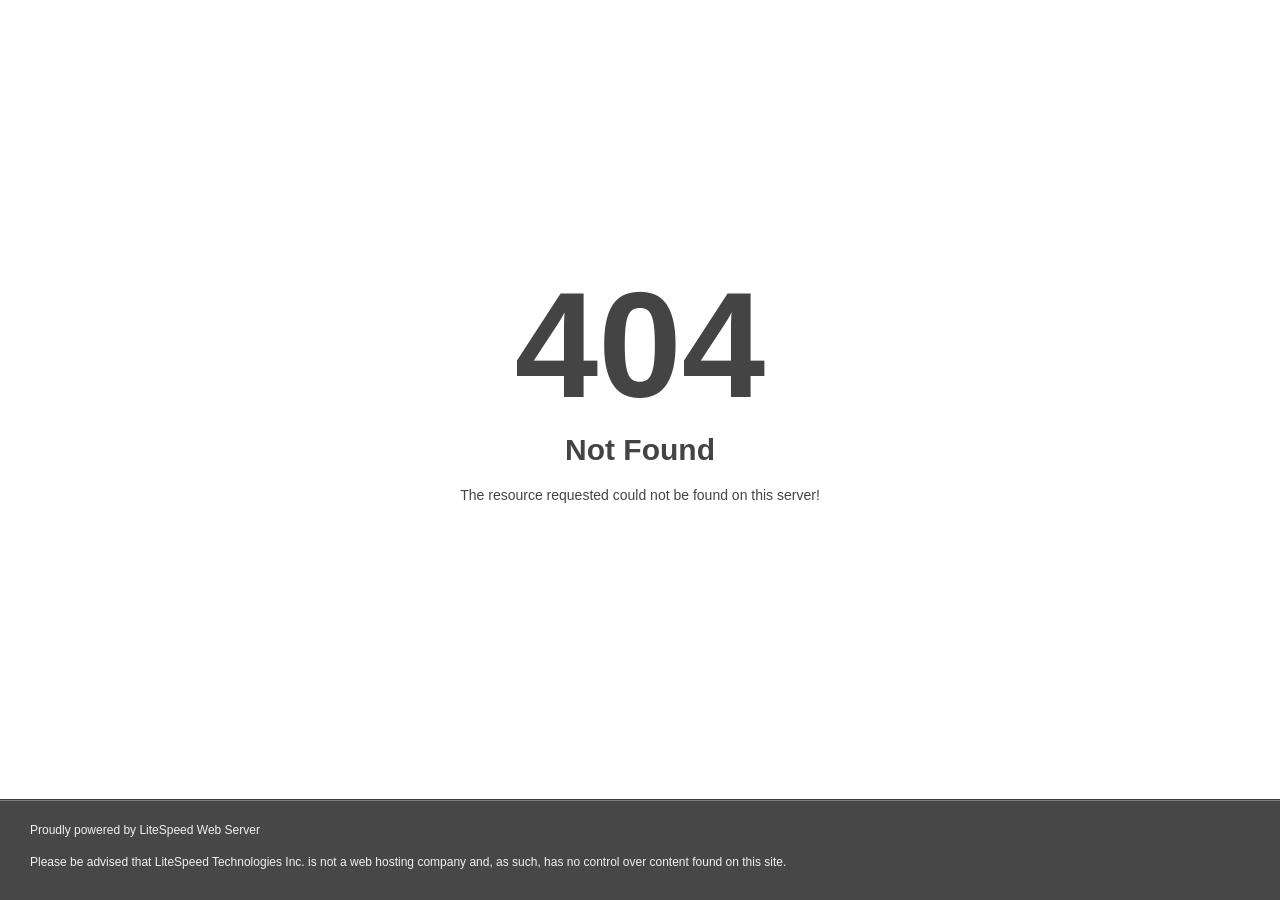
<file: assets/img/shape/star.html>
<!DOCTYPE html>
<html style="height:100%">
<head>
<meta name="viewport" content="width=device-width, initial-scale=1, shrink-to-fit=no" />
<title> 404 Not Found
</title><style>@media (prefers-color-scheme:dark){body{background-color:#000!important}}</style></head>
<body style="color: #444; margin:0;font: normal 14px/20px Arial, Helvetica, sans-serif; height:100%; background-color: #fff;">
<div style="height:auto; min-height:100%; ">     <div style="text-align: center; width:800px; margin-left: -400px; position:absolute; top: 30%; left:50%;">
        <h1 style="margin:0; font-size:150px; line-height:150px; font-weight:bold;">404</h1>
<h2 style="margin-top:20px;font-size: 30px;">Not Found
</h2>
<p>The resource requested could not be found on this server!</p>
</div></div><div style="color:#f0f0f0; font-size:12px;margin:auto;padding:0px 30px 0px 30px;position:relative;clear:both;height:100px;margin-top:-101px;background-color:#474747;border-top: 1px solid rgba(0,0,0,0.15);box-shadow: 0 1px 0 rgba(255, 255, 255, 0.3) inset;">
<br>Proudly powered by LiteSpeed Web Server<p>Please be advised that LiteSpeed Technologies Inc. is not a web hosting company and, as such, has no control over content found on this site.</p></div></body></html>
</file>
